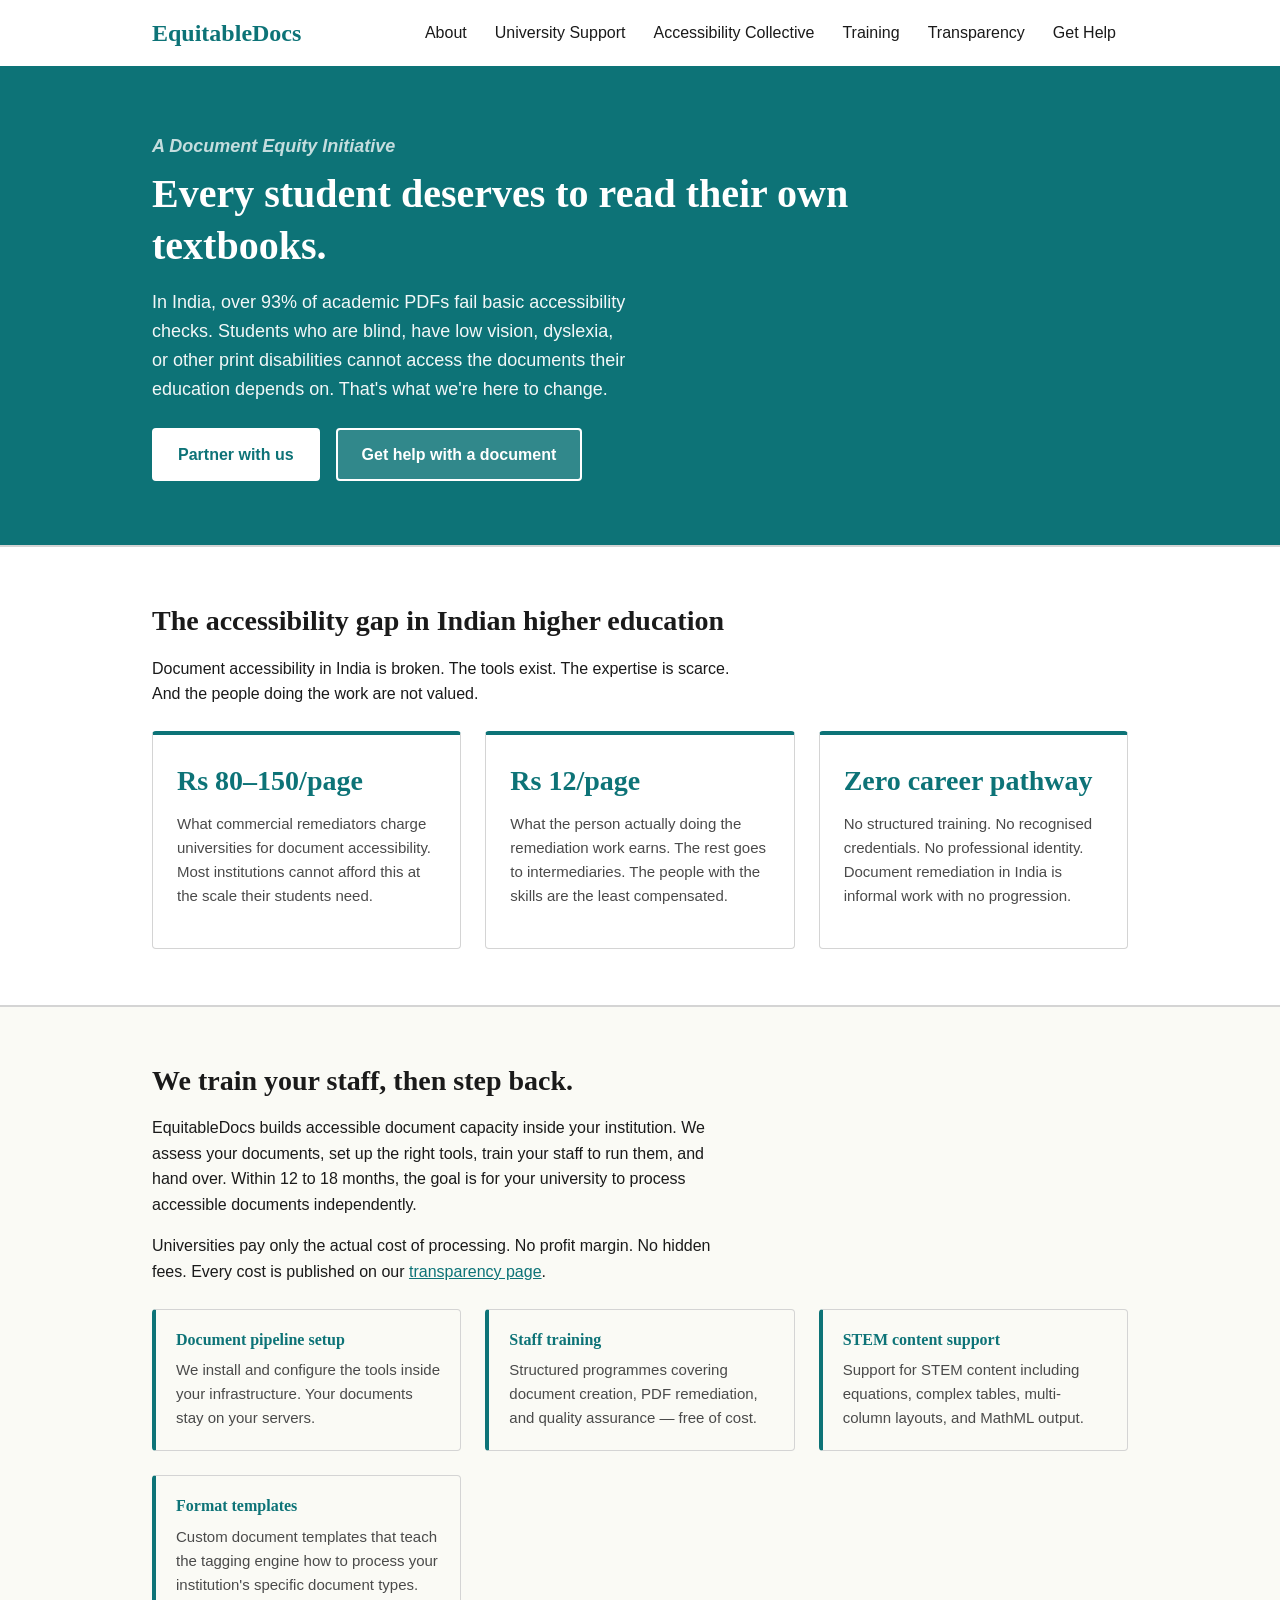
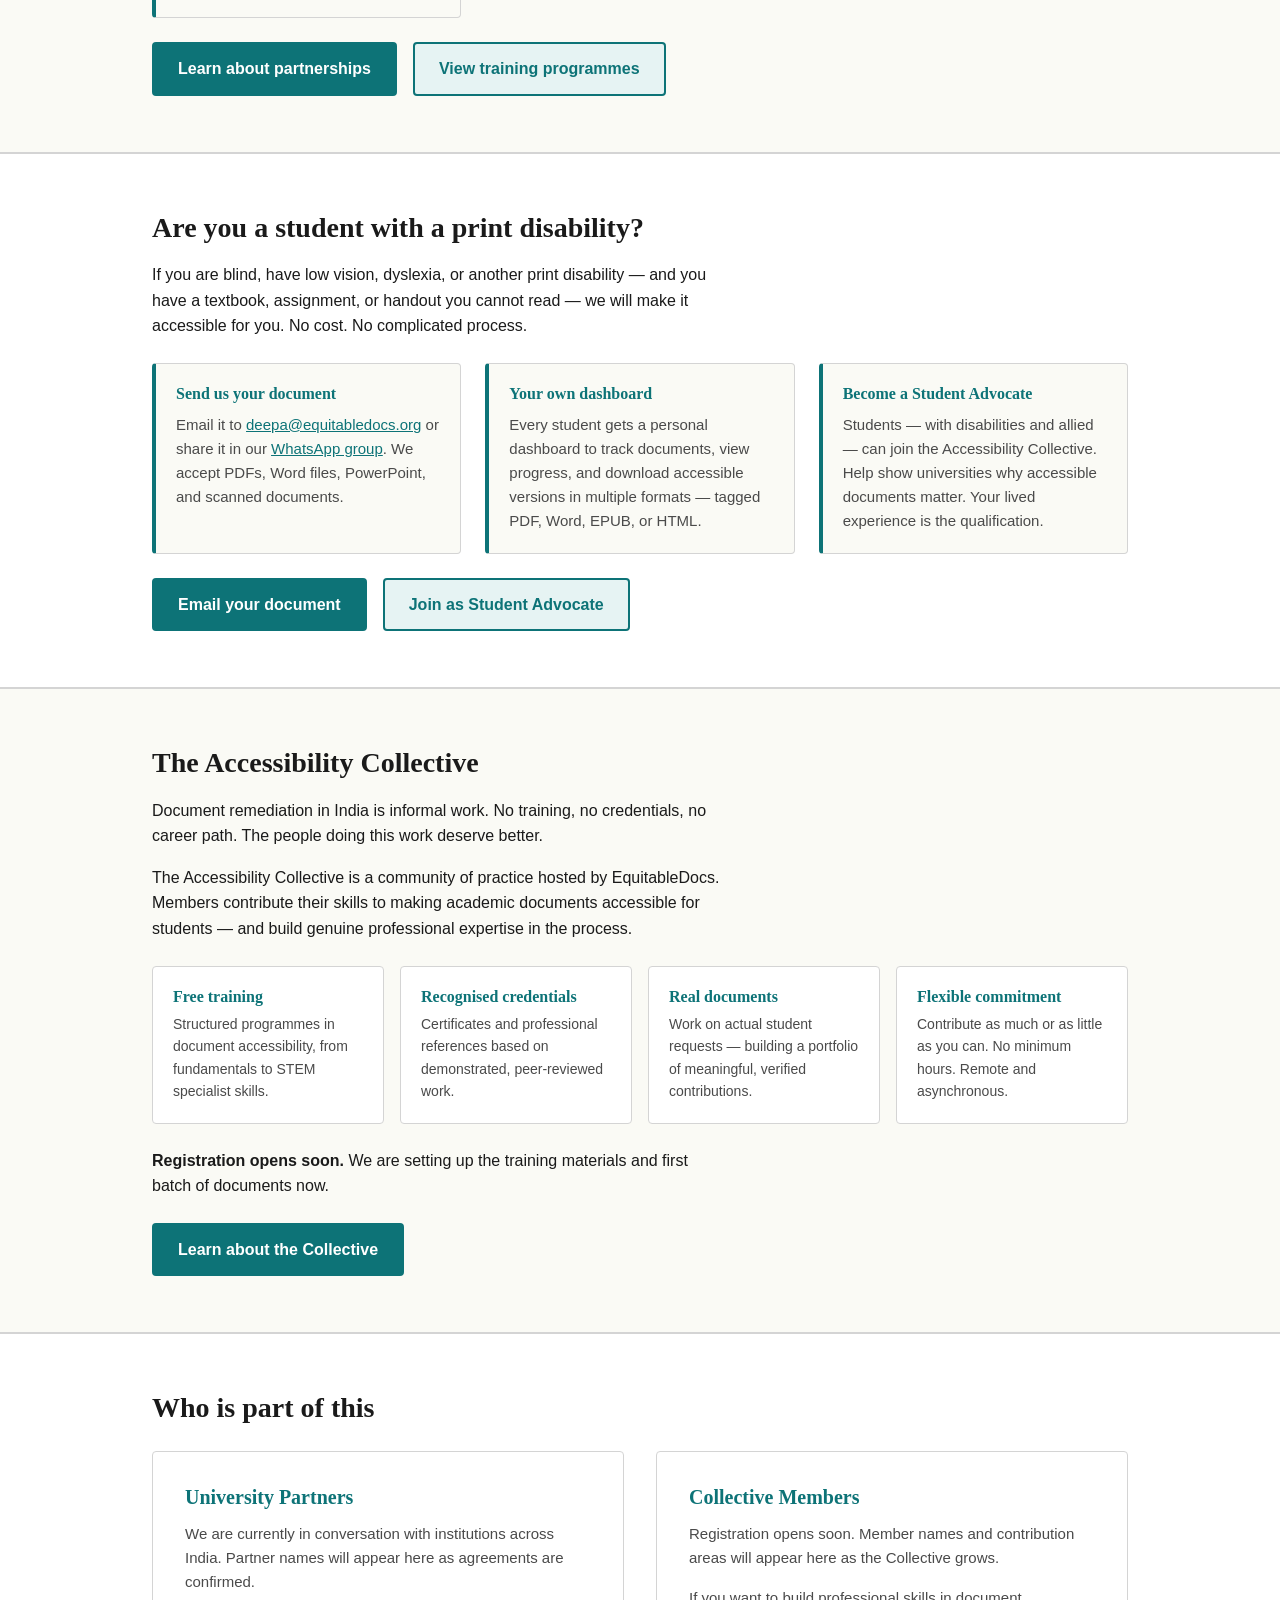
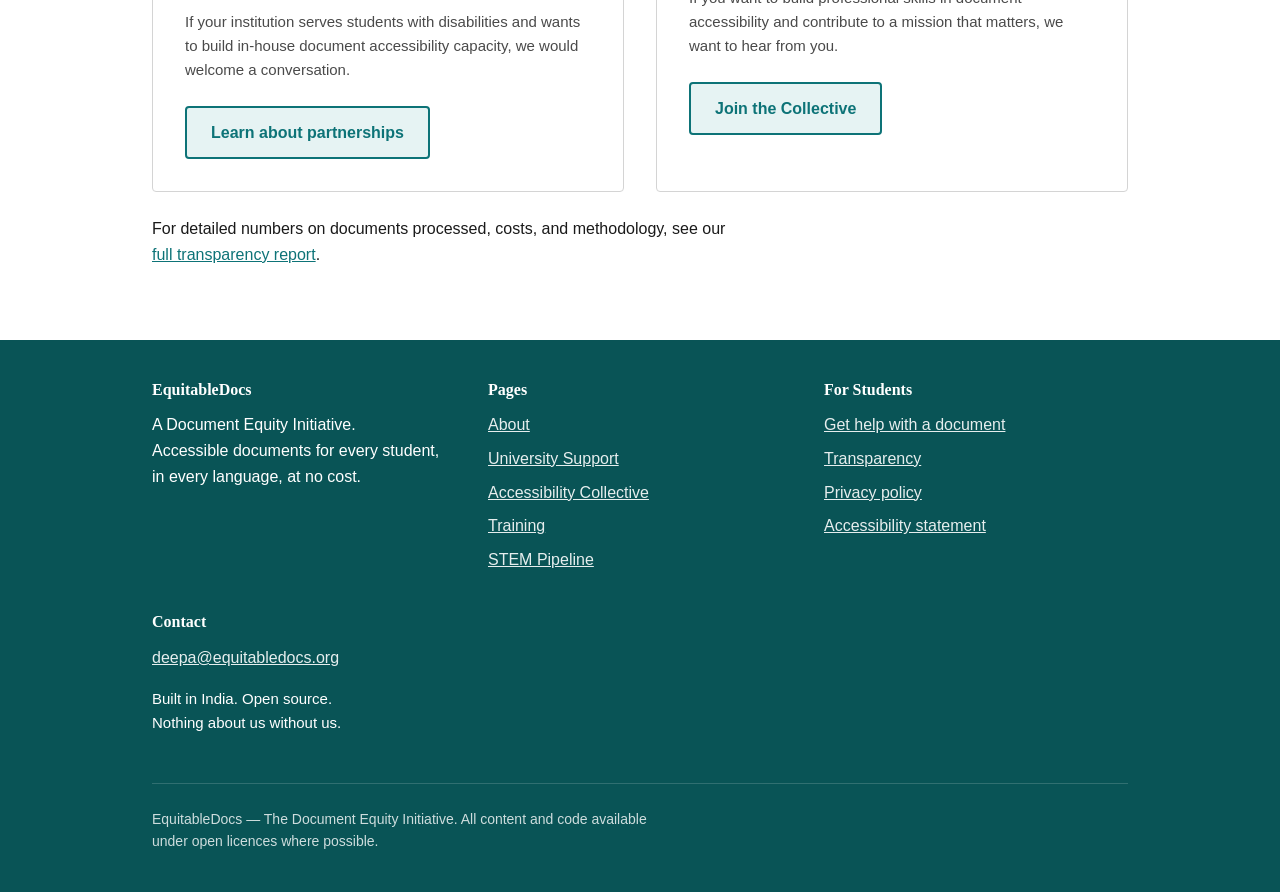
<file: index.html>
<!DOCTYPE html>
<html lang="en">
<head>
<meta charset="UTF-8">
<meta name="viewport" content="width=device-width, initial-scale=1.0">
<meta name="description" content="EquitableDocs makes academic documents accessible for students with disabilities — free for students, capacity-building for universities. A Document Equity Initiative.">
<title>EquitableDocs — Accessible Documents for Every Student</title>
<link rel="stylesheet" href="style.css">
<style>
/* Homepage-specific styles */
.home-hero {
  padding: 4rem 0;
}
.home-hero .eyebrow {
  color: rgba(255,255,255,0.8);
  font-style: italic;
  text-transform: none;
  letter-spacing: 0;
}
.home-hero h1 {
  font-size: 2.5rem;
  max-width: 36ch;
}
.home-hero p {
  max-width: 48ch;
}

.problem-cards {
  display: grid;
  grid-template-columns: repeat(auto-fit, minmax(16rem, 1fr));
  gap: 1.5rem;
  margin-top: 1.5rem;
}
.problem-card {
  background: var(--white);
  border: 1px solid var(--border);
  border-top: 4px solid var(--teal);
  padding: 1.5rem;
  border-radius: 0.25rem;
}
.problem-card .number {
  font-family: Georgia, serif;
  font-size: 1.75rem;
  font-weight: 700;
  color: var(--teal);
  display: block;
  margin-bottom: 0.5rem;
}
.problem-card p {
  font-size: 0.9375rem;
  color: var(--text-light);
}

.uni-features {
  display: grid;
  grid-template-columns: repeat(auto-fit, minmax(18rem, 1fr));
  gap: 1.5rem;
  margin-top: 1.5rem;
}
.uni-feature {
  background: var(--cream);
  border: 1px solid var(--border);
  border-left: 4px solid var(--teal);
  padding: 1.25rem;
  border-radius: 0.25rem;
}
.uni-feature h3 { color: var(--teal); font-size: 1rem; margin-bottom: 0.5rem; }
.uni-feature p { font-size: 0.9375rem; color: var(--text-light); margin-bottom: 0; }

.collective-grid {
  display: grid;
  grid-template-columns: repeat(auto-fit, minmax(14rem, 1fr));
  gap: 1rem;
  margin-top: 1.5rem;
}
.collective-card {
  background: var(--white);
  border: 1px solid var(--border);
  padding: 1.25rem;
  border-radius: 0.25rem;
}
.collective-card h3 { font-size: 1rem; color: var(--teal); margin-bottom: 0.35rem; }
.collective-card p { font-size: 0.875rem; color: var(--text-light); margin-bottom: 0; }

.community-grid {
  display: grid;
  grid-template-columns: 1fr 1fr;
  gap: 2rem;
  margin-top: 1.5rem;
}
.community-box {
  background: var(--white);
  border: 1px solid var(--border);
  padding: 2rem;
  border-radius: 0.25rem;
}
.community-box h3 { color: var(--teal); margin-bottom: 0.75rem; }
.community-box p { font-size: 0.9375rem; color: var(--text-light); }

@media (max-width: 48rem) {
  .home-hero h1 { font-size: 1.75rem; }
  .community-grid { grid-template-columns: 1fr; }
}
</style>
</head>
<body>

<a href="#main" class="skip-link">Skip to main content</a>

<header>
  <div class="container header-inner">
    <a href="/" class="site-name" aria-label="EquitableDocs home">EquitableDocs</a>
    <button class="menu-toggle" aria-expanded="false" aria-controls="main-nav" aria-label="Open menu">
      <svg class="icon-open" aria-hidden="true" width="24" height="24" viewBox="0 0 24 24" fill="none" stroke="currentColor" stroke-width="2"><path d="M3 6h18M3 12h18M3 18h18"/></svg>
      <svg class="icon-close" aria-hidden="true" width="24" height="24" viewBox="0 0 24 24" fill="none" stroke="currentColor" stroke-width="2"><path d="M18 6L6 18M6 6l12 12"/></svg>
    </button>
    <nav aria-label="Main navigation">
      <ul id="main-nav">
        <li><a href="/about">About</a></li>
        <li><a href="/universities">University Support</a></li>
        <li><a href="/accessibility-collective">Accessibility Collective</a></li>
        <li><a href="/training">Training</a></li>
        <li><a href="/transparency">Transparency</a></li>
        <li><a href="/get-help">Get Help</a></li>
      </ul>
    </nav>
  </div>
</header>

<main id="main">

<!-- HERO -->
<section class="hero home-hero" aria-labelledby="hero-heading">
  <div class="container">
    <p class="eyebrow">A Document Equity Initiative</p>
    <h1 id="hero-heading">Every student deserves to read their own textbooks.</h1>
    <p>In India, over 93% of academic PDFs fail basic accessibility checks. Students who are blind, have low vision, dyslexia, or other print disabilities cannot access the documents their education depends on. That's what we're here to change.</p>
    <div class="cta-group">
      <a href="/universities" class="btn btn-primary">Partner with us</a>
      <a href="/get-help" class="btn btn-outline-w">Get help with a document</a>
    </div>
  </div>
</section>

<!-- THE PROBLEM -->
<section style="background: var(--white);" aria-labelledby="problem-heading">
  <div class="container">
    <h2 id="problem-heading">The accessibility gap in Indian higher education</h2>
    <p>Document accessibility in India is broken. The tools exist. The expertise is scarce. And the people doing the work are not valued.</p>

    <div class="problem-cards">
      <div class="problem-card">
        <span class="number">Rs 80–150/page</span>
        <p>What commercial remediators charge universities for document accessibility. Most institutions cannot afford this at the scale their students need.</p>
      </div>
      <div class="problem-card">
        <span class="number">Rs 12/page</span>
        <p>What the person actually doing the remediation work earns. The rest goes to intermediaries. The people with the skills are the least compensated.</p>
      </div>
      <div class="problem-card">
        <span class="number">Zero career pathway</span>
        <p>No structured training. No recognised credentials. No professional identity. Document remediation in India is informal work with no progression.</p>
      </div>
    </div>
  </div>
</section>

<!-- FOR UNIVERSITIES -->
<section style="background: var(--cream);" aria-labelledby="uni-heading">
  <div class="container">
    <h2 id="uni-heading">We train your staff, then step back.</h2>
    <p>EquitableDocs builds accessible document capacity inside your institution. We assess your documents, set up the right tools, train your staff to run them, and hand over. Within 12 to 18 months, the goal is for your university to process accessible documents independently.</p>
    <p>Universities pay only the actual cost of processing. No profit margin. No hidden fees. Every cost is published on our <a href="/transparency">transparency page</a>.</p>

    <div class="uni-features">
      <div class="uni-feature">
        <h3>Document pipeline setup</h3>
        <p>We install and configure the tools inside your infrastructure. Your documents stay on your servers.</p>
      </div>
      <div class="uni-feature">
        <h3>Staff training</h3>
        <p>Structured programmes covering document creation, PDF remediation, and quality assurance — free of cost.</p>
      </div>
      <div class="uni-feature">
        <h3>STEM content support</h3>
        <p>Support for STEM content including equations, complex tables, multi-column layouts, and MathML output.</p>
      </div>
      <div class="uni-feature">
        <h3>Format templates</h3>
        <p>Custom document templates that teach the tagging engine how to process your institution's specific document types.</p>
      </div>
    </div>

    <div class="cta-group">
      <a href="/universities" class="btn btn-secondary">Learn about partnerships</a>
      <a href="/training" class="btn btn-outline">View training programmes</a>
    </div>
  </div>
</section>

<!-- FOR STUDENTS -->
<section style="background: var(--white);" aria-labelledby="students-heading">
  <div class="container">
    <h2 id="students-heading">Are you a student with a print disability?</h2>
    <p>If you are blind, have low vision, dyslexia, or another print disability — and you have a textbook, assignment, or handout you cannot read — we will make it accessible for you. No cost. No complicated process.</p>

    <div class="uni-features">
      <div class="uni-feature">
        <h3>Send us your document</h3>
        <p>Email it to <a href="mailto:deepa@equitabledocs.org" style="color: var(--teal);">deepa@equitabledocs.org</a> or share it in our <a href="#" style="color: var(--teal);">WhatsApp group</a>. We accept PDFs, Word files, PowerPoint, and scanned documents.</p>
        <!-- Replace # with WhatsApp group invite link when created -->
      </div>
      <div class="uni-feature">
        <h3>Your own dashboard</h3>
        <p>Every student gets a personal dashboard to track documents, view progress, and download accessible versions in multiple formats — tagged PDF, Word, EPUB, or HTML.</p>
      </div>
      <div class="uni-feature">
        <h3>Become a Student Advocate</h3>
        <p>Students — with disabilities and allied — can join the Accessibility Collective. Help show universities why accessible documents matter. Your lived experience is the qualification.</p>
      </div>
    </div>

    <div class="cta-group">
      <a href="mailto:deepa@equitabledocs.org" class="btn btn-secondary">Email your document</a>
      <a href="/accessibility-collective" class="btn btn-outline">Join as Student Advocate</a>
    </div>
  </div>
</section>

<!-- THE ACCESSIBILITY COLLECTIVE -->
<section style="background: var(--cream);" aria-labelledby="collective-heading">
  <div class="container">
    <h2 id="collective-heading">The Accessibility Collective</h2>
    <p>Document remediation in India is informal work. No training, no credentials, no career path. The people doing this work deserve better.</p>
    <p>The Accessibility Collective is a community of practice hosted by EquitableDocs. Members contribute their skills to making academic documents accessible for students — and build genuine professional expertise in the process.</p>

    <div class="collective-grid">
      <div class="collective-card">
        <h3>Free training</h3>
        <p>Structured programmes in document accessibility, from fundamentals to STEM specialist skills.</p>
      </div>
      <div class="collective-card">
        <h3>Recognised credentials</h3>
        <p>Certificates and professional references based on demonstrated, peer-reviewed work.</p>
      </div>
      <div class="collective-card">
        <h3>Real documents</h3>
        <p>Work on actual student requests — building a portfolio of meaningful, verified contributions.</p>
      </div>
      <div class="collective-card">
        <h3>Flexible commitment</h3>
        <p>Contribute as much or as little as you can. No minimum hours. Remote and asynchronous.</p>
      </div>
    </div>

    <p style="margin-top: 1.5rem;"><strong>Registration opens soon.</strong> We are setting up the training materials and first batch of documents now.</p>

    <div class="cta-group">
      <a href="/accessibility-collective" class="btn btn-secondary">Learn about the Collective</a>
    </div>
  </div>
</section>

<!-- UNIVERSITY PARTNERS + COLLECTIVE MEMBERS -->
<section style="background: var(--white);" aria-labelledby="community-heading">
  <div class="container">
    <h2 id="community-heading">Who is part of this</h2>

    <div class="community-grid">
      <div class="community-box">
        <h3>University Partners</h3>
        <p>We are currently in conversation with institutions across India. Partner names will appear here as agreements are confirmed.</p>
        <p>If your institution serves students with disabilities and wants to build in-house document accessibility capacity, we would welcome a conversation.</p>
        <div class="cta-group">
          <a href="/universities" class="btn btn-outline">Learn about partnerships</a>
        </div>
      </div>
      <div class="community-box">
        <h3>Collective Members</h3>
        <p>Registration opens soon. Member names and contribution areas will appear here as the Collective grows.</p>
        <p>If you want to build professional skills in document accessibility and contribute to a mission that matters, we want to hear from you.</p>
        <div class="cta-group">
          <a href="/accessibility-collective" class="btn btn-outline">Join the Collective</a>
        </div>
      </div>
    </div>

    <p style="margin-top: 1.5rem;">For detailed numbers on documents processed, costs, and methodology, see our <a href="/transparency">full transparency report</a>.</p>
  </div>
</section>

</main>

<footer>
  <div class="container">
    <div class="footer-grid">
      <div>
        <h3>EquitableDocs</h3>
        <p>A Document Equity Initiative.<br>Accessible documents for every student, in every language, at no cost.</p>
      </div>
      <div>
        <h3>Pages</h3>
        <ul>
          <li><a href="/about">About</a></li>
          <li><a href="/universities">University Support</a></li>
          <li><a href="/accessibility-collective">Accessibility Collective</a></li>
          <li><a href="/training">Training</a></li>
          <li><a href="/stem">STEM Pipeline</a></li>
        </ul>
      </div>
      <div>
        <h3>For Students</h3>
        <ul>
          <li><a href="/get-help">Get help with a document</a></li>
          <li><a href="/transparency">Transparency</a></li>
          <li><a href="/privacy">Privacy policy</a></li>
          <li><a href="/accessibility">Accessibility statement</a></li>
        </ul>
      </div>
      <div>
        <h3>Contact</h3>
        <p><a href="mailto:deepa@equitabledocs.org">deepa@equitabledocs.org</a></p>
        <p style="margin-top: 0.5rem; font-size: 0.9375rem;">
          Built in India. Open source.<br>
          Nothing about us without us.
        </p>
      </div>
    </div>
    <div class="footer-bottom">
      <p>EquitableDocs — The Document Equity Initiative. All content and code available under open licences where possible.</p>
    </div>
  </div>
</footer>

<script>
(function() {
  var toggle = document.querySelector('.menu-toggle');
  var menu = document.getElementById('main-nav');
  if (!toggle || !menu) return;
  toggle.addEventListener('click', function() {
    var open = menu.classList.toggle('is-open');
    toggle.setAttribute('aria-expanded', open);
  });
})();
</script>

</body>
</html>
</file>
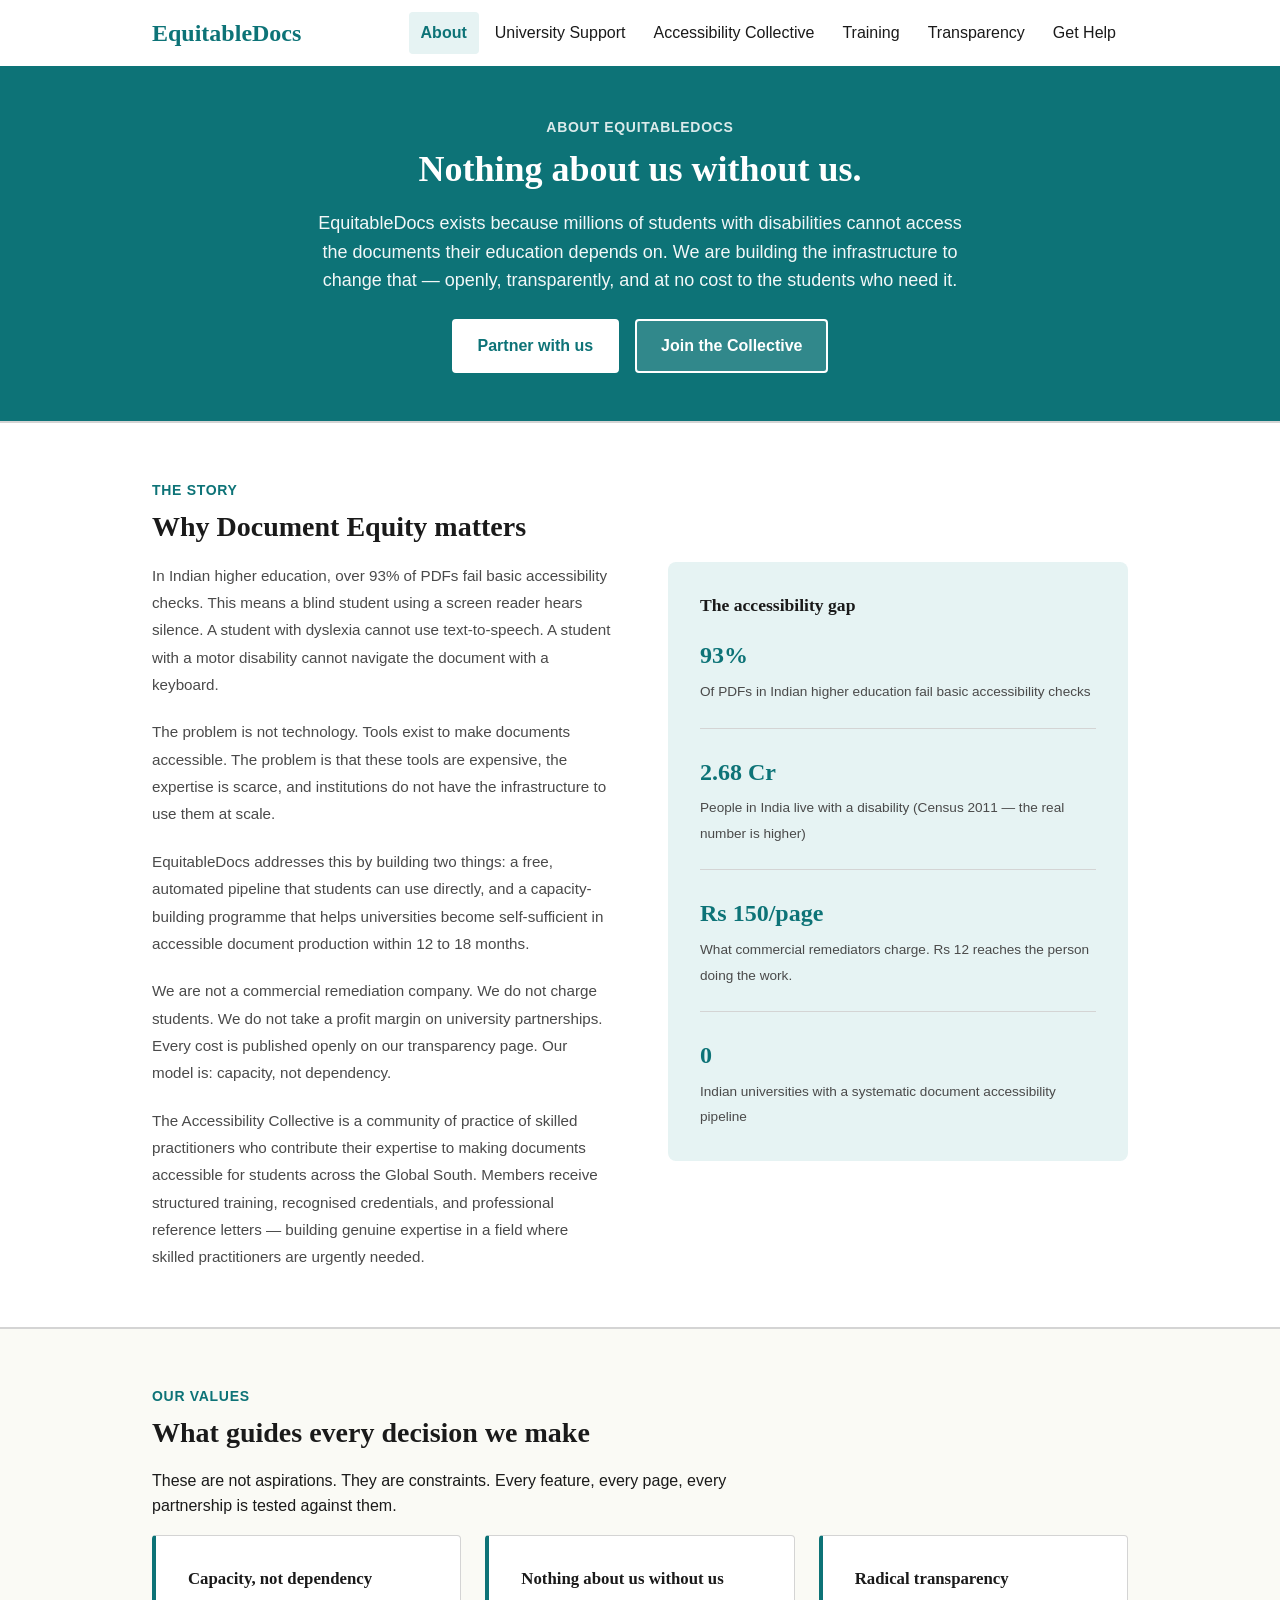
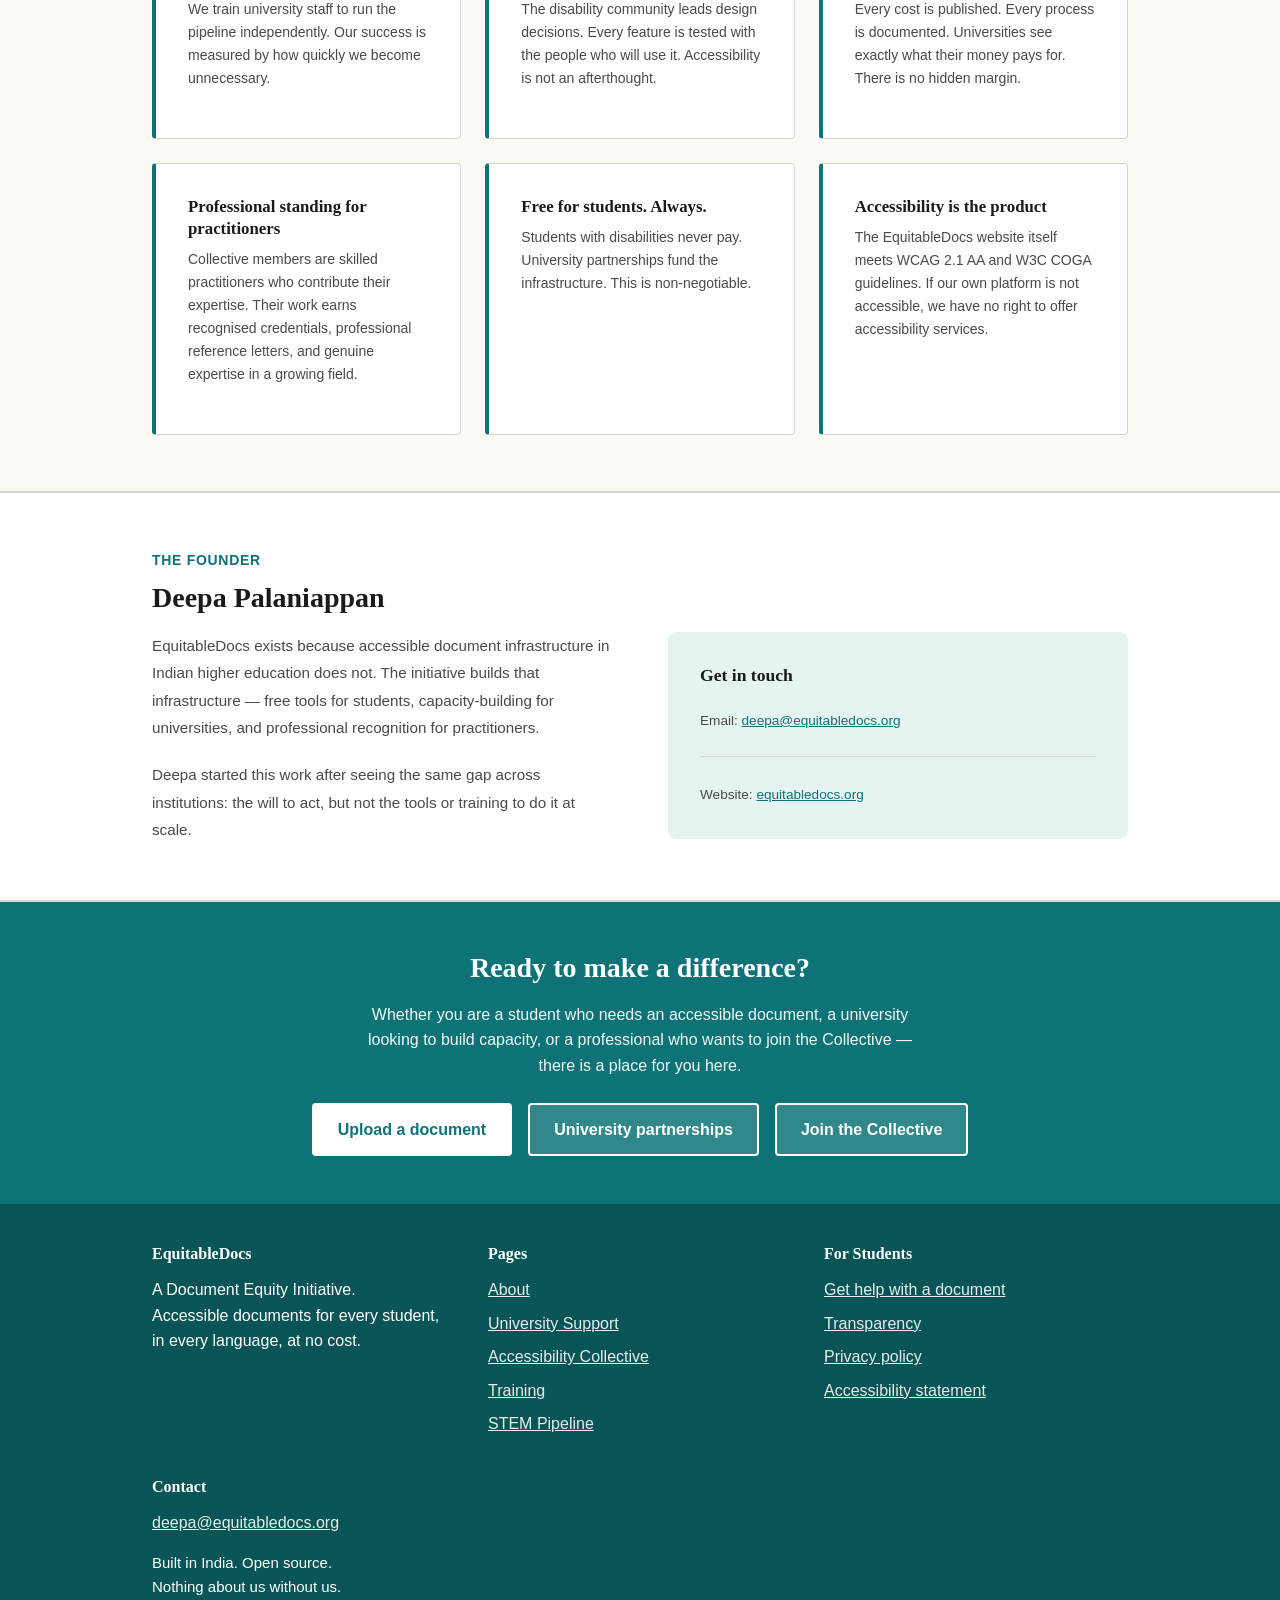
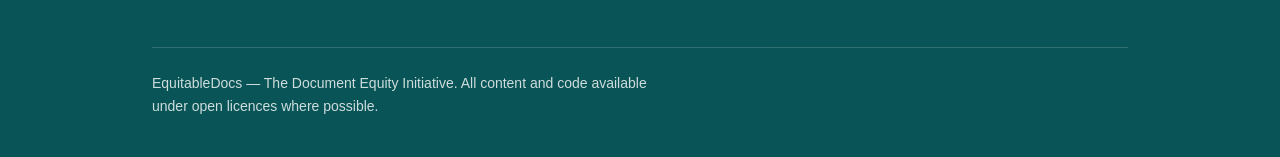
<file: about.html>
<!DOCTYPE html>
<html lang="en">
<head>
<meta charset="UTF-8">
<meta name="viewport" content="width=device-width, initial-scale=1.0">
<meta name="description" content="EquitableDocs is a Document Equity initiative making academic documents accessible for students with disabilities across India and beyond. Learn about our mission and the accessibility gap in higher education.">
<title>About — EquitableDocs</title>
<link rel="stylesheet" href="style.css">
<style>
/* ── About page-specific styles ── */
.about-hero .container { max-width: 720px; text-align: center; }
.about-hero .cta-group { justify-content: center; }
.about-hero p { margin-left: auto; margin-right: auto; }
</style>
</head>
<body>

<a href="#main" class="skip-link">Skip to main content</a>

<header>
  <div class="container header-inner">
    <a href="/" class="site-name" aria-label="EquitableDocs home">EquitableDocs</a>
    <button class="menu-toggle" aria-expanded="false" aria-controls="main-nav" aria-label="Open menu">
      <svg class="icon-open" aria-hidden="true" width="24" height="24" viewBox="0 0 24 24" fill="none" stroke="currentColor" stroke-width="2"><path d="M3 6h18M3 12h18M3 18h18"/></svg>
      <svg class="icon-close" aria-hidden="true" width="24" height="24" viewBox="0 0 24 24" fill="none" stroke="currentColor" stroke-width="2"><path d="M18 6L6 18M6 6l12 12"/></svg>
    </button>
    <nav aria-label="Main navigation">
      <ul id="main-nav">
        <li><a href="/about" aria-current="page">About</a></li>
        <li><a href="/universities">University Support</a></li>
        <li><a href="/accessibility-collective">Accessibility Collective</a></li>
        <li><a href="/training">Training</a></li>
        <li><a href="/transparency">Transparency</a></li>
        <li><a href="/get-help">Get Help</a></li>
      </ul>
    </nav>
  </div>
</header>

<main id="main">

<!-- ══ HERO ══ -->
<section class="hero about-hero" aria-labelledby="hero-h">
  <div class="container">
    <span class="eyebrow" style="color: rgba(255,255,255,0.85);">About EquitableDocs</span>
    <h1 id="hero-h">Nothing about us without us.</h1>
    <p>EquitableDocs exists because millions of students with disabilities cannot access the documents their education depends on. We are building the infrastructure to change that — openly, transparently, and at no cost to the students who need it.</p>
    <div class="cta-group">
      <a href="/universities" class="btn btn-primary">Partner with us</a>
      <a href="/accessibility-collective" class="btn btn-outline-w">Join the Collective</a>
    </div>
  </div>
</section>

<!-- ══ THE STORY ══ -->
<section style="background: var(--white);" aria-labelledby="story-h">
  <div class="container">
    <span class="eyebrow" aria-hidden="true">The story</span>
    <h2 id="story-h">Why Document Equity matters</h2>

    <div class="story-layout">
      <div class="story-text">
        <p>In Indian higher education, over 93% of PDFs fail basic accessibility checks. This means a blind student using a screen reader hears silence. A student with dyslexia cannot use text-to-speech. A student with a motor disability cannot navigate the document with a keyboard.</p>
        <p>The problem is not technology. Tools exist to make documents accessible. The problem is that these tools are expensive, the expertise is scarce, and institutions do not have the infrastructure to use them at scale.</p>
        <p>EquitableDocs addresses this by building two things: a free, automated pipeline that students can use directly, and a capacity-building programme that helps universities become self-sufficient in accessible document production within 12 to 18 months.</p>
        <p>We are not a commercial remediation company. We do not charge students. We do not take a profit margin on university partnerships. Every cost is published openly on our transparency page. Our model is: capacity, not dependency.</p>
        <p>The Accessibility Collective is a community of practice of skilled practitioners who contribute their expertise to making documents accessible for students across the Global South. Members receive structured training, recognised credentials, and professional reference letters — building genuine expertise in a field where skilled practitioners are urgently needed.</p>
      </div>
      <aside class="story-sidebar" aria-label="The accessibility gap in numbers">
        <h3>The accessibility gap</h3>
        <div class="story-stat">
          <span class="story-stat-num">93%</span>
          <span class="story-stat-label">Of PDFs in Indian higher education fail basic accessibility checks</span>
        </div>
        <div class="story-stat">
          <span class="story-stat-num">2.68 Cr</span>
          <span class="story-stat-label">People in India live with a disability (Census 2011 — the real number is higher)</span>
        </div>
        <div class="story-stat">
          <span class="story-stat-num">Rs 150/page</span>
          <span class="story-stat-label">What commercial remediators charge. Rs 12 reaches the person doing the work.</span>
        </div>
        <div class="story-stat">
          <span class="story-stat-num">0</span>
          <span class="story-stat-label">Indian universities with a systematic document accessibility pipeline</span>
        </div>
      </aside>
    </div>
  </div>
</section>

<!-- ══ OUR VALUES ══ -->
<section style="background: var(--cream);" aria-labelledby="values-h">
  <div class="container">
    <span class="eyebrow" aria-hidden="true">Our values</span>
    <h2 id="values-h">What guides every decision we make</h2>
    <p>These are not aspirations. They are constraints. Every feature, every page, every partnership is tested against them.</p>

    <div class="values-grid" role="list">
      <article class="value-card" role="listitem">
        <h3>Capacity, not dependency</h3>
        <p>We train university staff to run the pipeline independently. Our success is measured by how quickly we become unnecessary.</p>
      </article>
      <article class="value-card" role="listitem">
        <h3>Nothing about us without us</h3>
        <p>The disability community leads design decisions. Every feature is tested with the people who will use it. Accessibility is not an afterthought.</p>
      </article>
      <article class="value-card" role="listitem">
        <h3>Radical transparency</h3>
        <p>Every cost is published. Every process is documented. Universities see exactly what their money pays for. There is no hidden margin.</p>
      </article>
      <article class="value-card" role="listitem">
        <h3>Professional standing for practitioners</h3>
        <p>Collective members are skilled practitioners who contribute their expertise. Their work earns recognised credentials, professional reference letters, and genuine expertise in a growing field.</p>
      </article>
      <article class="value-card" role="listitem">
        <h3>Free for students. Always.</h3>
        <p>Students with disabilities never pay. University partnerships fund the infrastructure. This is non-negotiable.</p>
      </article>
      <article class="value-card" role="listitem">
        <h3>Accessibility is the product</h3>
        <p>The EquitableDocs website itself meets WCAG 2.1 AA and W3C COGA guidelines. If our own platform is not accessible, we have no right to offer accessibility services.</p>
      </article>
    </div>
  </div>
</section>

<!-- ══ ABOUT DEEPA ══ -->
<section style="background: var(--white);" aria-labelledby="founder-h">
  <div class="container">
    <span class="eyebrow" aria-hidden="true">The founder</span>
    <h2 id="founder-h">Deepa Palaniappan</h2>
    <div class="story-layout">
      <div class="story-text">
        <p>EquitableDocs exists because accessible document infrastructure in Indian higher education does not. The initiative builds that infrastructure — free tools for students, capacity-building for universities, and professional recognition for practitioners.</p>
        <p>Deepa started this work after seeing the same gap across institutions: the will to act, but not the tools or training to do it at scale.</p>
      </div>
      <div>
        <!-- Contact info -->
        <div class="story-sidebar">
          <h3>Get in touch</h3>
          <div class="story-stat">
            <span class="story-stat-label">Email: <a href="mailto:deepa@equitabledocs.org" style="color:var(--teal);">deepa@equitabledocs.org</a></span>
          </div>
          <div class="story-stat">
            <span class="story-stat-label">Website: <a href="https://equitabledocs.org" style="color:var(--teal);">equitabledocs.org</a></span>
          </div>
        </div>
      </div>
    </div>
  </div>
</section>

<!-- ══ CTA BANNER ══ -->
<section class="cta-section" aria-labelledby="cta-h">
  <div class="container">
    <h2 id="cta-h">Ready to make a difference?</h2>
    <p>Whether you are a student who needs an accessible document, a university looking to build capacity, or a professional who wants to join the Collective — there is a place for you here.</p>
    <div class="cta-group" style="justify-content: center;">
      <a href="/get-help" class="btn btn-primary">Upload a document</a>
      <a href="/universities" class="btn btn-outline-w">University partnerships</a>
      <a href="/accessibility-collective" class="btn btn-outline-w">Join the Collective</a>
    </div>
  </div>
</section>

</main>

<footer>
  <div class="container">
    <div class="footer-grid">
      <div>
        <h3>EquitableDocs</h3>
        <p>A Document Equity Initiative.<br>Accessible documents for every student, in every language, at no cost.</p>
      </div>
      <div>
        <h3>Pages</h3>
        <ul>
          <li><a href="/about">About</a></li>
          <li><a href="/universities">University Support</a></li>
          <li><a href="/accessibility-collective">Accessibility Collective</a></li>
          <li><a href="/training">Training</a></li>
          <li><a href="/stem">STEM Pipeline</a></li>
        </ul>
      </div>
      <div>
        <h3>For Students</h3>
        <ul>
          <li><a href="/get-help">Get help with a document</a></li>
          <li><a href="/transparency">Transparency</a></li>
          <li><a href="/privacy">Privacy policy</a></li>
          <li><a href="/accessibility">Accessibility statement</a></li>
        </ul>
      </div>
      <div>
        <h3>Contact</h3>
        <p><a href="mailto:deepa@equitabledocs.org">deepa@equitabledocs.org</a></p>
        <p style="margin-top: 0.5rem; font-size: 0.9375rem;">
          Built in India. Open source.<br>
          Nothing about us without us.
        </p>
      </div>
    </div>
    <div class="footer-bottom">
      <p>EquitableDocs — The Document Equity Initiative. All content and code available under open licences where possible.</p>
    </div>
  </div>
</footer>

<script>
(function() {
  var toggle = document.querySelector('.menu-toggle');
  var menu = document.getElementById('main-nav');
  if (!toggle || !menu) return;
  toggle.addEventListener('click', function() {
    var open = menu.classList.toggle('is-open');
    toggle.setAttribute('aria-expanded', open);
  });
})();
</script>
</body>
</html>
</file>
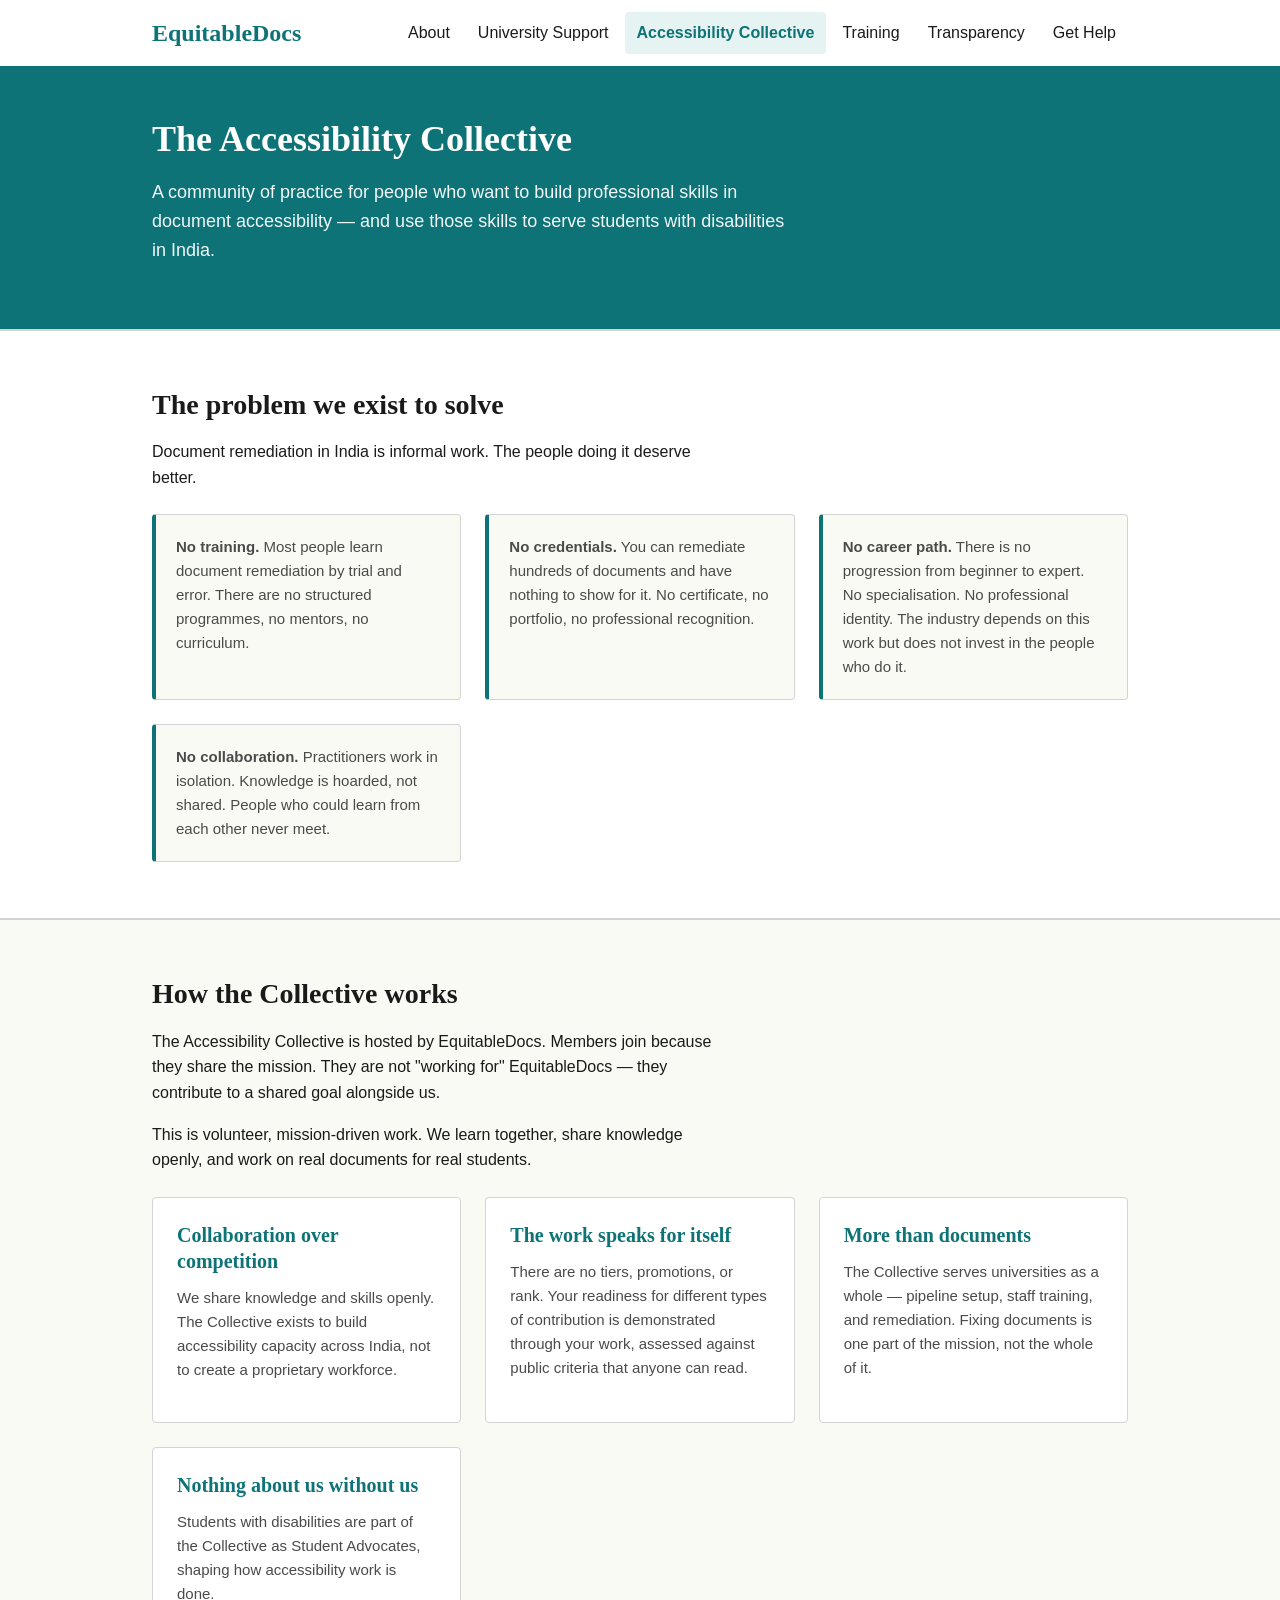
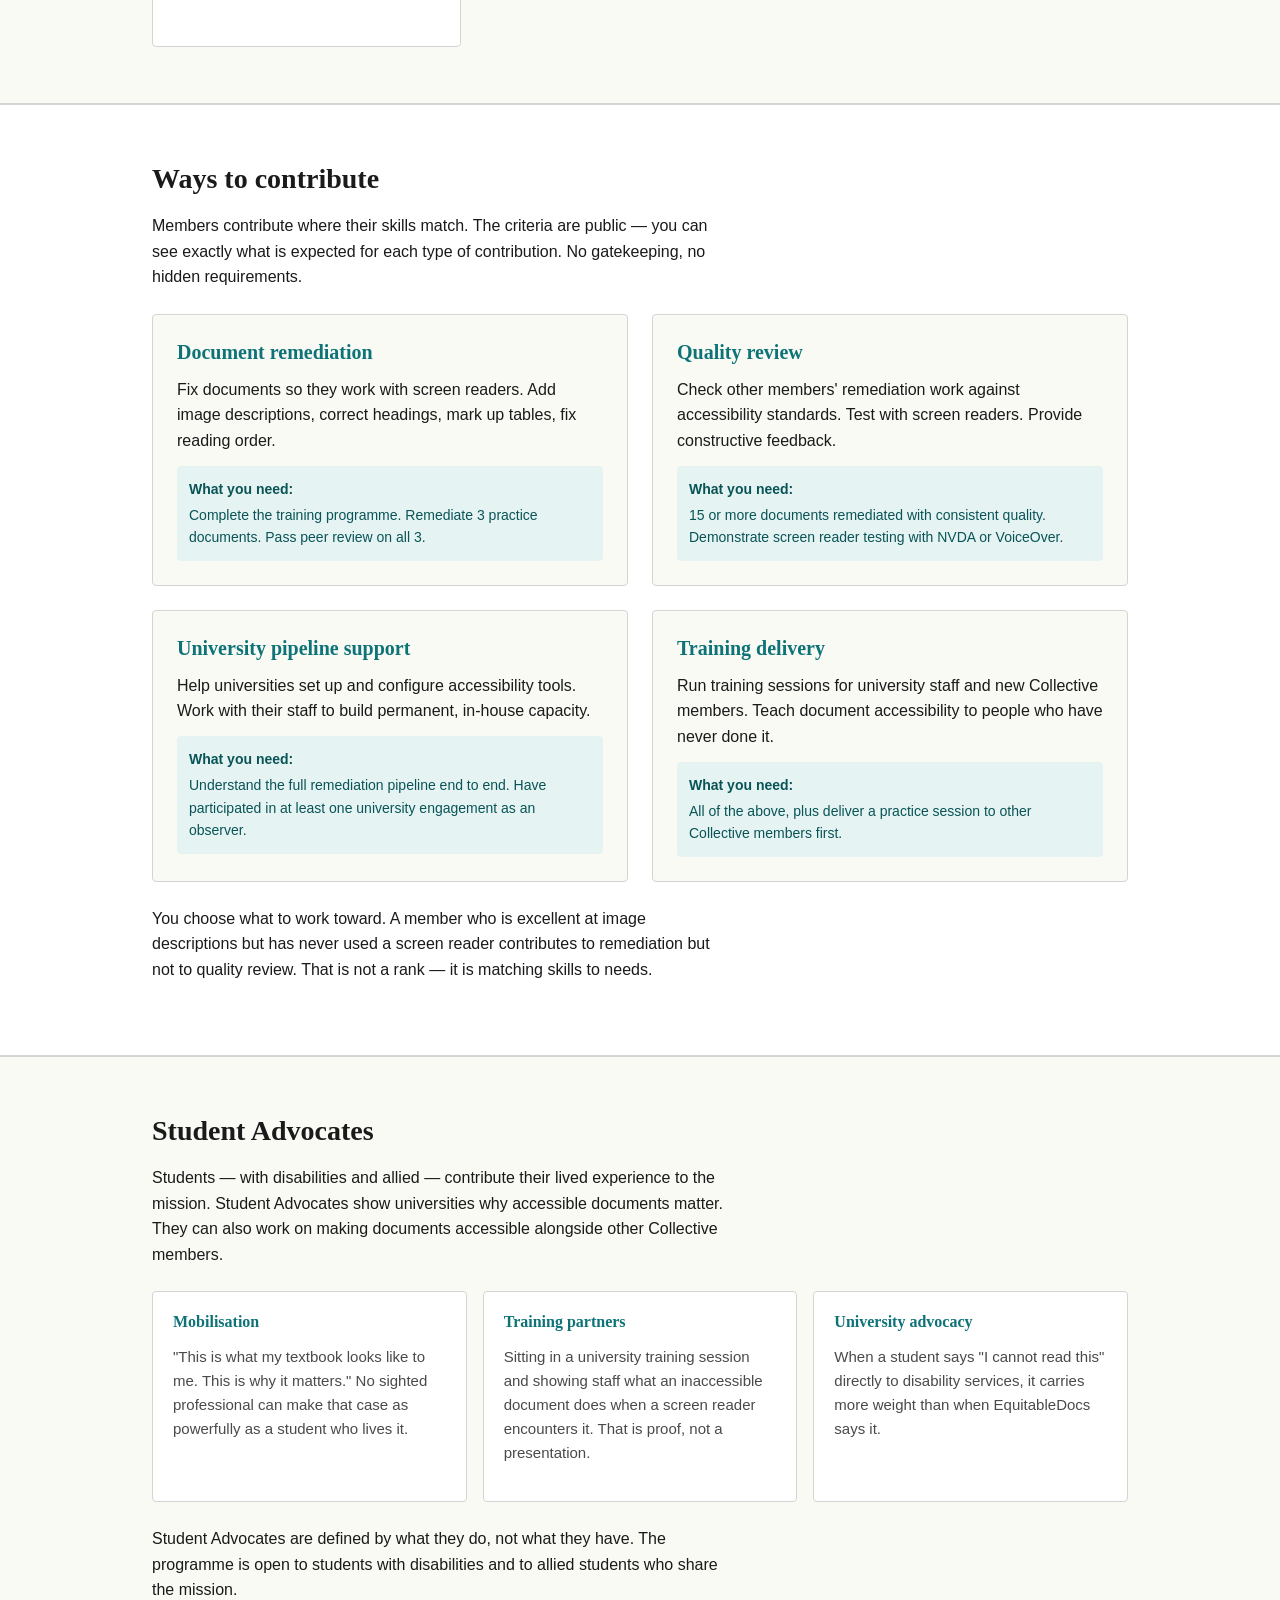
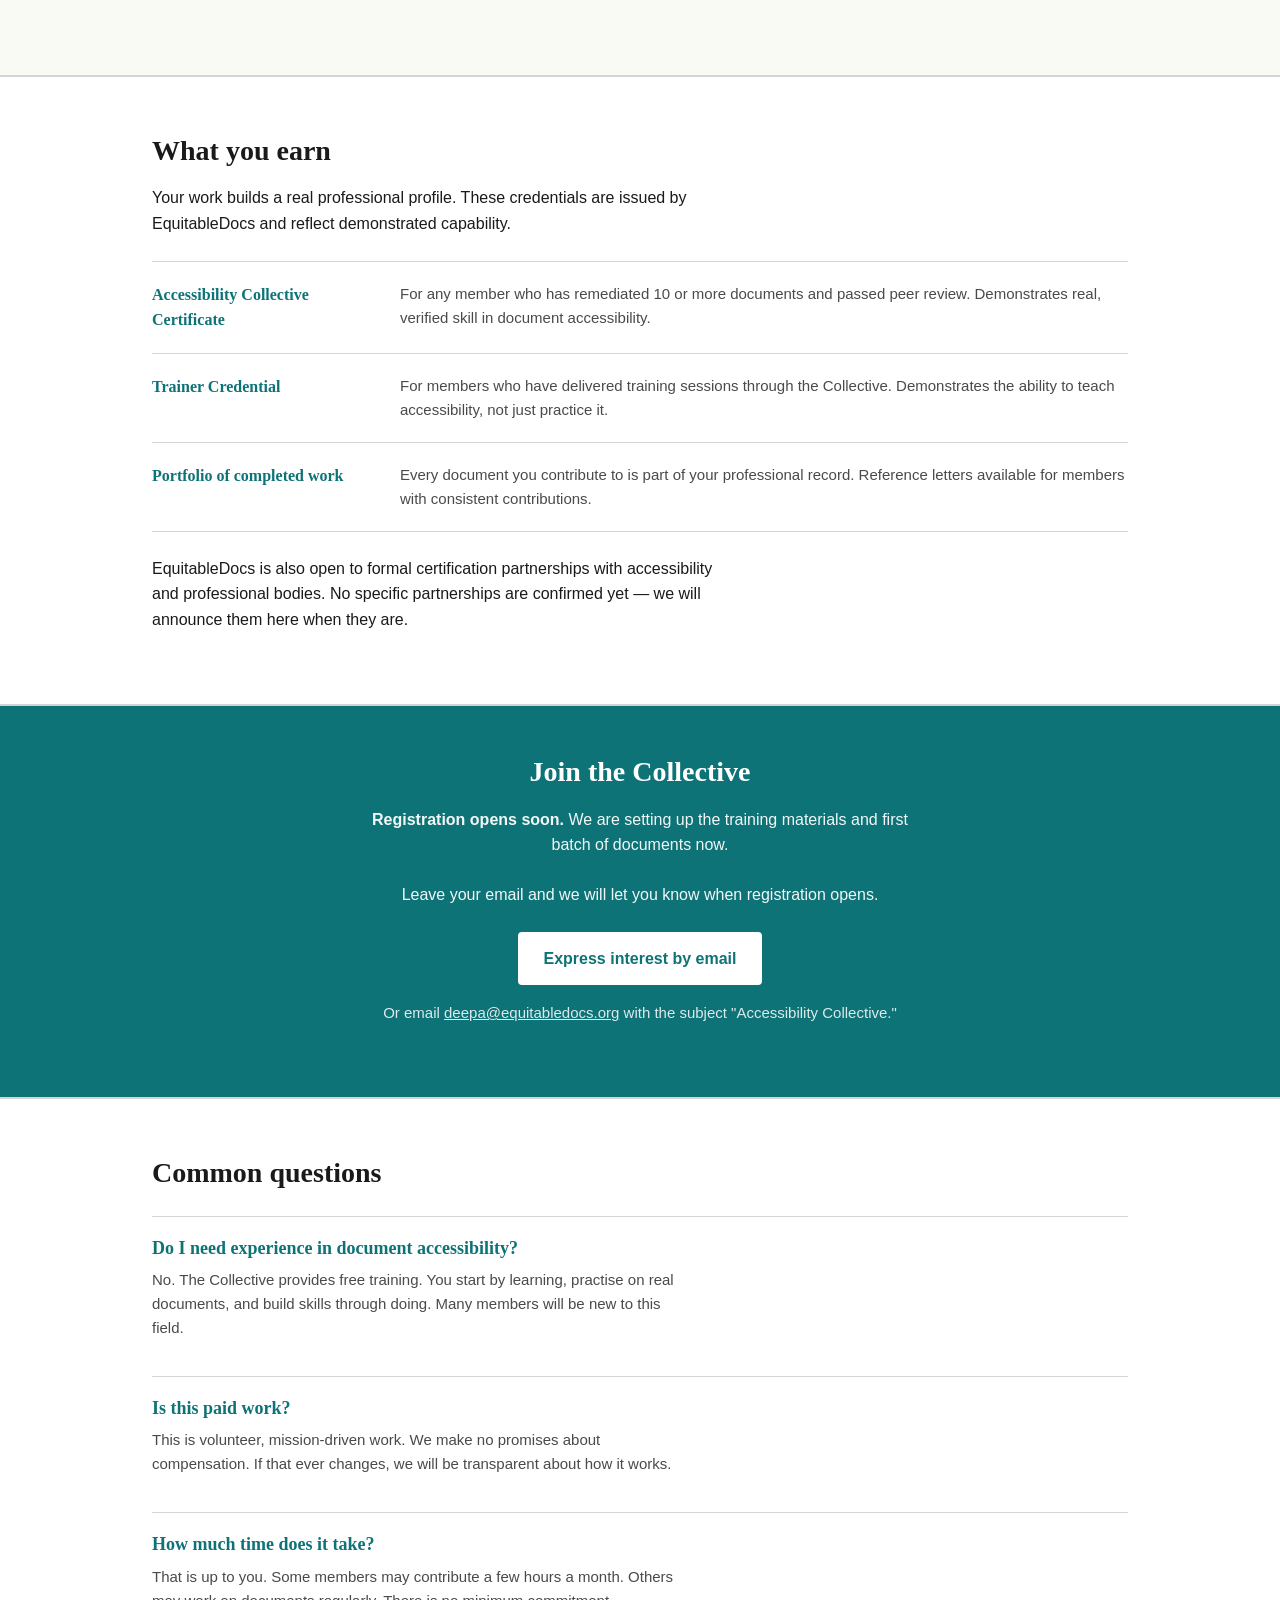
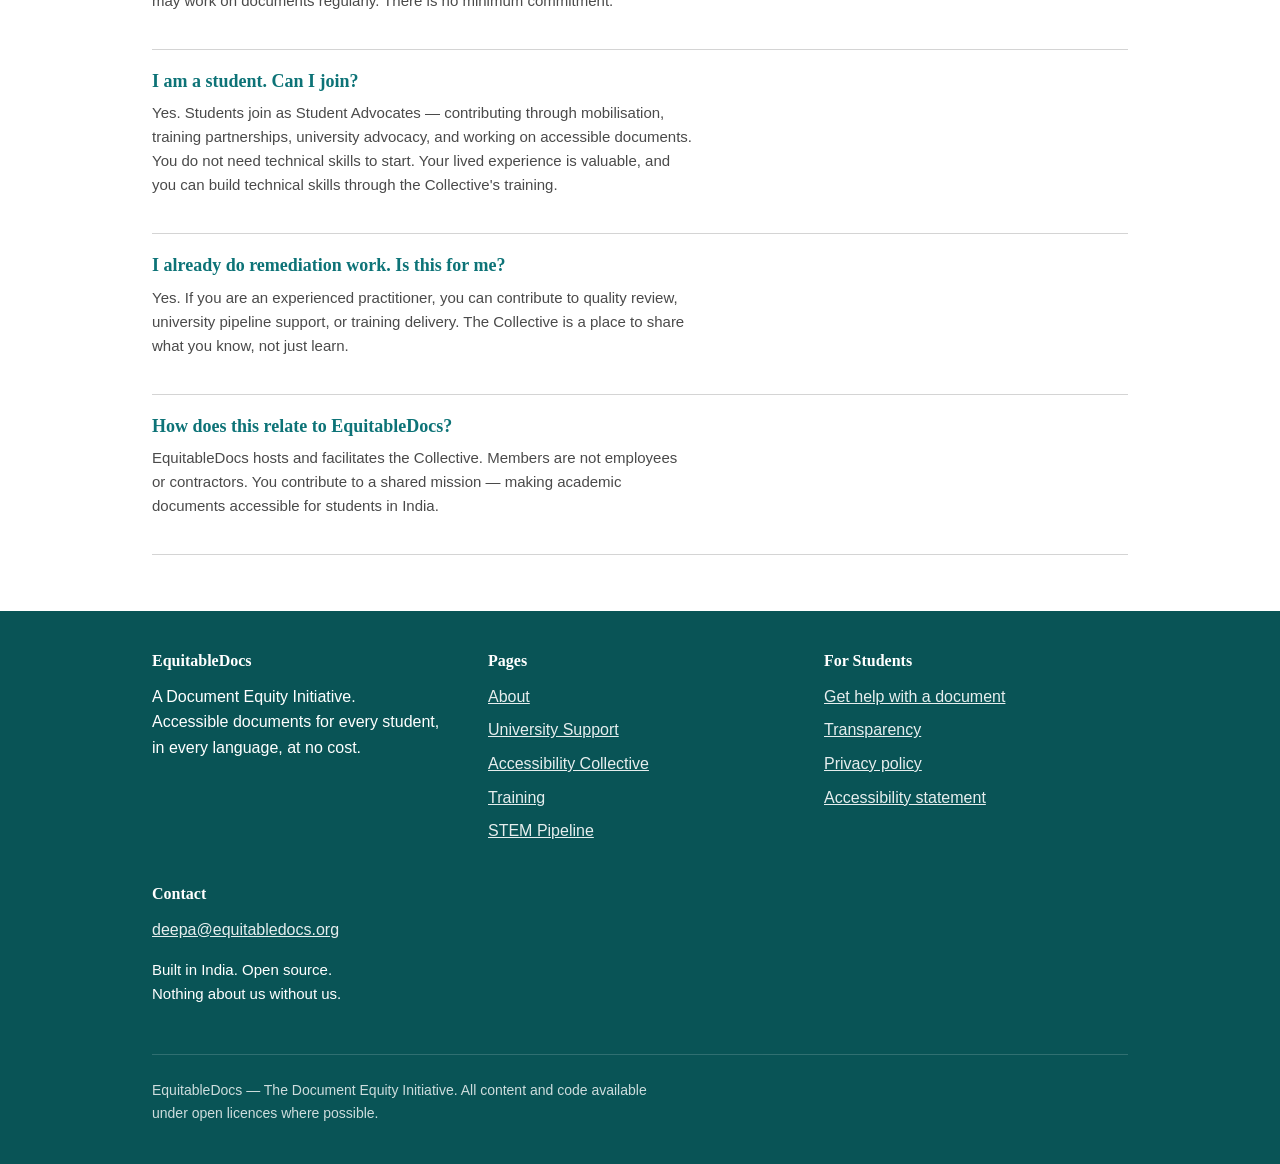
<file: accessibility-collective.html>
<!DOCTYPE html>
<html lang="en">
<head>
  <meta charset="UTF-8">
  <meta name="viewport" content="width=device-width, initial-scale=1.0">
  <meta name="description" content="The Accessibility Collective — a community of practice for people who want to build professional skills in document accessibility and serve students with disabilities in India.">
  <title>The Accessibility Collective — EquitableDocs</title>
  <link rel="stylesheet" href="style.css">
  <style>
    /* Page-specific: problem points reuse accent-card pattern */
    .problem-points {
      display: grid;
      grid-template-columns: repeat(auto-fit, minmax(16rem, 1fr));
      gap: 1.5rem;
      margin-top: 1.5rem;
    }
  </style>
</head>
<body>

<a href="#main" class="skip-link">Skip to main content</a>

<header>
  <div class="container header-inner">
    <a href="/" class="site-name" aria-label="EquitableDocs home">EquitableDocs</a>
    <button class="menu-toggle" aria-expanded="false" aria-controls="main-nav" aria-label="Open menu">
      <svg class="icon-open" aria-hidden="true" width="24" height="24" viewBox="0 0 24 24" fill="none" stroke="currentColor" stroke-width="2"><path d="M3 6h18M3 12h18M3 18h18"/></svg>
      <svg class="icon-close" aria-hidden="true" width="24" height="24" viewBox="0 0 24 24" fill="none" stroke="currentColor" stroke-width="2"><path d="M18 6L6 18M6 6l12 12"/></svg>
    </button>
    <nav aria-label="Main navigation">
      <ul id="main-nav">
        <li><a href="/about">About</a></li>
        <li><a href="/universities">University Support</a></li>
        <li><a href="/accessibility-collective" aria-current="page">Accessibility Collective</a></li>
        <li><a href="/training">Training</a></li>
        <li><a href="/transparency">Transparency</a></li>
        <li><a href="/get-help">Get Help</a></li>
      </ul>
    </nav>
  </div>
</header>

<main id="main">

<!-- HERO -->
<section class="hero" aria-labelledby="hero-heading">
  <div class="container">
    <h1 id="hero-heading">The Accessibility Collective</h1>
    <p>A community of practice for people who want to build professional skills in document accessibility — and use those skills to serve students with disabilities in India.</p>
  </div>
</section>

<!-- THE PROBLEM -->
<section style="background: var(--white);" aria-labelledby="problem-heading">
  <div class="container">
    <h2 id="problem-heading">The problem we exist to solve</h2>
    <p>Document remediation in India is informal work. The people doing it deserve better.</p>

    <div class="problem-points">
      <div class="accent-card">
        <p><strong>No training.</strong> Most people learn document remediation by trial and error. There are no structured programmes, no mentors, no curriculum.</p>
      </div>
      <div class="accent-card">
        <p><strong>No credentials.</strong> You can remediate hundreds of documents and have nothing to show for it. No certificate, no portfolio, no professional recognition.</p>
      </div>
      <div class="accent-card">
        <p><strong>No career path.</strong> There is no progression from beginner to expert. No specialisation. No professional identity. The industry depends on this work but does not invest in the people who do it.</p>
      </div>
      <div class="accent-card">
        <p><strong>No collaboration.</strong> Practitioners work in isolation. Knowledge is hoarded, not shared. People who could learn from each other never meet.</p>
      </div>
    </div>
  </div>
</section>

<!-- PHILOSOPHY -->
<section style="background: var(--cream);" aria-labelledby="philosophy-heading">
  <div class="container">
    <h2 id="philosophy-heading">How the Collective works</h2>
    <p>The Accessibility Collective is hosted by EquitableDocs. Members join because they share the mission. They are not "working for" EquitableDocs — they contribute to a shared goal alongside us.</p>
    <p>This is volunteer, mission-driven work. We learn together, share knowledge openly, and work on real documents for real students.</p>

    <div class="principles">
      <div class="principle">
        <h3>Collaboration over competition</h3>
        <p>We share knowledge and skills openly. The Collective exists to build accessibility capacity across India, not to create a proprietary workforce.</p>
      </div>
      <div class="principle">
        <h3>The work speaks for itself</h3>
        <p>There are no tiers, promotions, or rank. Your readiness for different types of contribution is demonstrated through your work, assessed against public criteria that anyone can read.</p>
      </div>
      <div class="principle">
        <h3>More than documents</h3>
        <p>The Collective serves universities as a whole — pipeline setup, staff training, and remediation. Fixing documents is one part of the mission, not the whole of it.</p>
      </div>
      <div class="principle">
        <h3>Nothing about us without us</h3>
        <p>Students with disabilities are part of the Collective as Student Advocates, shaping how accessibility work is done.</p>
      </div>
    </div>
  </div>
</section>

<!-- CONTRIBUTION TYPES -->
<section style="background: var(--white);" aria-labelledby="contrib-heading">
  <div class="container">
    <h2 id="contrib-heading">Ways to contribute</h2>
    <p>Members contribute where their skills match. The criteria are public — you can see exactly what is expected for each type of contribution. No gatekeeping, no hidden requirements.</p>

    <div class="contrib-grid">
      <div class="contrib-card">
        <h3>Document remediation</h3>
        <p class="what">Fix documents so they work with screen readers. Add image descriptions, correct headings, mark up tables, fix reading order.</p>
        <div class="ready">
          <strong>What you need:</strong>
          Complete the training programme. Remediate 3 practice documents. Pass peer review on all 3.
        </div>
      </div>
      <div class="contrib-card">
        <h3>Quality review</h3>
        <p class="what">Check other members' remediation work against accessibility standards. Test with screen readers. Provide constructive feedback.</p>
        <div class="ready">
          <strong>What you need:</strong>
          15 or more documents remediated with consistent quality. Demonstrate screen reader testing with NVDA or VoiceOver.
        </div>
      </div>
      <div class="contrib-card">
        <h3>University pipeline support</h3>
        <p class="what">Help universities set up and configure accessibility tools. Work with their staff to build permanent, in-house capacity.</p>
        <div class="ready">
          <strong>What you need:</strong>
          Understand the full remediation pipeline end to end. Have participated in at least one university engagement as an observer.
        </div>
      </div>
      <div class="contrib-card">
        <h3>Training delivery</h3>
        <p class="what">Run training sessions for university staff and new Collective members. Teach document accessibility to people who have never done it.</p>
        <div class="ready">
          <strong>What you need:</strong>
          All of the above, plus deliver a practice session to other Collective members first.
        </div>
      </div>
    </div>

    <p style="margin-top: 1.5rem;">You choose what to work toward. A member who is excellent at image descriptions but has never used a screen reader contributes to remediation but not to quality review. That is not a rank — it is matching skills to needs.</p>
  </div>
</section>

<!-- STUDENT ADVOCATES -->
<section style="background: var(--cream);" aria-labelledby="advocates-heading">
  <div class="container">
    <h2 id="advocates-heading">Student Advocates</h2>
    <p>Students — with disabilities and allied — contribute their lived experience to the mission. Student Advocates show universities why accessible documents matter. They can also work on making documents accessible alongside other Collective members.</p>

    <div class="advocate-roles">
      <div class="advocate-role">
        <h3>Mobilisation</h3>
        <p>"This is what my textbook looks like to me. This is why it matters." No sighted professional can make that case as powerfully as a student who lives it.</p>
      </div>
      <div class="advocate-role">
        <h3>Training partners</h3>
        <p>Sitting in a university training session and showing staff what an inaccessible document does when a screen reader encounters it. That is proof, not a presentation.</p>
      </div>
      <div class="advocate-role">
        <h3>University advocacy</h3>
        <p>When a student says "I cannot read this" directly to disability services, it carries more weight than when EquitableDocs says it.</p>
      </div>
    </div>

    <p style="margin-top: 1.5rem;">Student Advocates are defined by what they do, not what they have. The programme is open to students with disabilities and to allied students who share the mission.</p>
  </div>
</section>

<!-- CREDENTIALS -->
<section style="background: var(--white);" aria-labelledby="cred-heading">
  <div class="container">
    <h2 id="cred-heading">What you earn</h2>
    <p>Your work builds a real professional profile. These credentials are issued by EquitableDocs and reflect demonstrated capability.</p>

    <div class="cred-list">
      <div class="cred-item">
        <span class="cred-name">Accessibility Collective Certificate</span>
        <span class="cred-desc">For any member who has remediated 10 or more documents and passed peer review. Demonstrates real, verified skill in document accessibility.</span>
      </div>
      <div class="cred-item">
        <span class="cred-name">Trainer Credential</span>
        <span class="cred-desc">For members who have delivered training sessions through the Collective. Demonstrates the ability to teach accessibility, not just practice it.</span>
      </div>
      <div class="cred-item">
        <span class="cred-name">Portfolio of completed work</span>
        <span class="cred-desc">Every document you contribute to is part of your professional record. Reference letters available for members with consistent contributions.</span>
      </div>
    </div>

    <p style="margin-top: 1.5rem;">EquitableDocs is also open to formal certification partnerships with accessibility and professional bodies. No specific partnerships are confirmed yet — we will announce them here when they are.</p>
  </div>
</section>

<!-- CTA -->
<section class="cta-section" aria-labelledby="cta-heading">
  <div class="container">
    <h2 id="cta-heading">Join the Collective</h2>
    <p><strong>Registration opens soon.</strong> We are setting up the training materials and first batch of documents now.</p>
    <p>Leave your email and we will let you know when registration opens.</p>
    <div class="cta-group" style="justify-content: center;">
      <a href="mailto:deepa@equitabledocs.org?subject=Accessibility%20Collective%20—%20Interest" class="btn btn-primary">Express interest by email</a>
    </div>
    <p style="margin-top: 1rem; font-size: 0.9375rem; opacity: 0.85;">Or email <a href="mailto:deepa@equitabledocs.org" style="color: var(--white);">deepa@equitabledocs.org</a> with the subject "Accessibility Collective."</p>
  </div>
</section>

<!-- FAQ -->
<section class="faq" aria-labelledby="faq-heading">
  <div class="container">
    <h2 id="faq-heading">Common questions</h2>

    <div class="faq-list">
      <div class="faq-item">
        <h3>Do I need experience in document accessibility?</h3>
        <p>No. The Collective provides free training. You start by learning, practise on real documents, and build skills through doing. Many members will be new to this field.</p>
      </div>
      <div class="faq-item">
        <h3>Is this paid work?</h3>
        <p>This is volunteer, mission-driven work. We make no promises about compensation. If that ever changes, we will be transparent about how it works.</p>
      </div>
      <div class="faq-item">
        <h3>How much time does it take?</h3>
        <p>That is up to you. Some members may contribute a few hours a month. Others may work on documents regularly. There is no minimum commitment.</p>
      </div>
      <div class="faq-item">
        <h3>I am a student. Can I join?</h3>
        <p>Yes. Students join as Student Advocates — contributing through mobilisation, training partnerships, university advocacy, and working on accessible documents. You do not need technical skills to start. Your lived experience is valuable, and you can build technical skills through the Collective's training.</p>
      </div>
      <div class="faq-item">
        <h3>I already do remediation work. Is this for me?</h3>
        <p>Yes. If you are an experienced practitioner, you can contribute to quality review, university pipeline support, or training delivery. The Collective is a place to share what you know, not just learn.</p>
      </div>
      <div class="faq-item">
        <h3>How does this relate to EquitableDocs?</h3>
        <p>EquitableDocs hosts and facilitates the Collective. Members are not employees or contractors. You contribute to a shared mission — making academic documents accessible for students in India.</p>
      </div>
    </div>
  </div>
</section>

</main>

<footer>
  <div class="container">
    <div class="footer-grid">
      <div>
        <h3>EquitableDocs</h3>
        <p>A Document Equity Initiative.<br>Accessible documents for every student, in every language, at no cost.</p>
      </div>
      <div>
        <h3>Pages</h3>
        <ul>
          <li><a href="/about">About</a></li>
          <li><a href="/universities">University Support</a></li>
          <li><a href="/accessibility-collective">Accessibility Collective</a></li>
          <li><a href="/training">Training</a></li>
          <li><a href="/stem">STEM Pipeline</a></li>
        </ul>
      </div>
      <div>
        <h3>For Students</h3>
        <ul>
          <li><a href="/get-help">Get help with a document</a></li>
          <li><a href="/transparency">Transparency</a></li>
          <li><a href="/privacy">Privacy policy</a></li>
          <li><a href="/accessibility">Accessibility statement</a></li>
        </ul>
      </div>
      <div>
        <h3>Contact</h3>
        <p><a href="mailto:deepa@equitabledocs.org">deepa@equitabledocs.org</a></p>
        <p style="margin-top: 0.5rem; font-size: 0.9375rem;">
          Built in India. Open source.<br>
          Nothing about us without us.
        </p>
      </div>
    </div>
    <div class="footer-bottom">
      <p>EquitableDocs — The Document Equity Initiative. All content and code available under open licences where possible.</p>
    </div>
  </div>
</footer>

<script>
(function() {
  var toggle = document.querySelector('.menu-toggle');
  var menu = document.getElementById('main-nav');
  if (!toggle || !menu) return;
  toggle.addEventListener('click', function() {
    var open = menu.classList.toggle('is-open');
    toggle.setAttribute('aria-expanded', open);
  });
})();
</script>

</body>
</html>
</file>
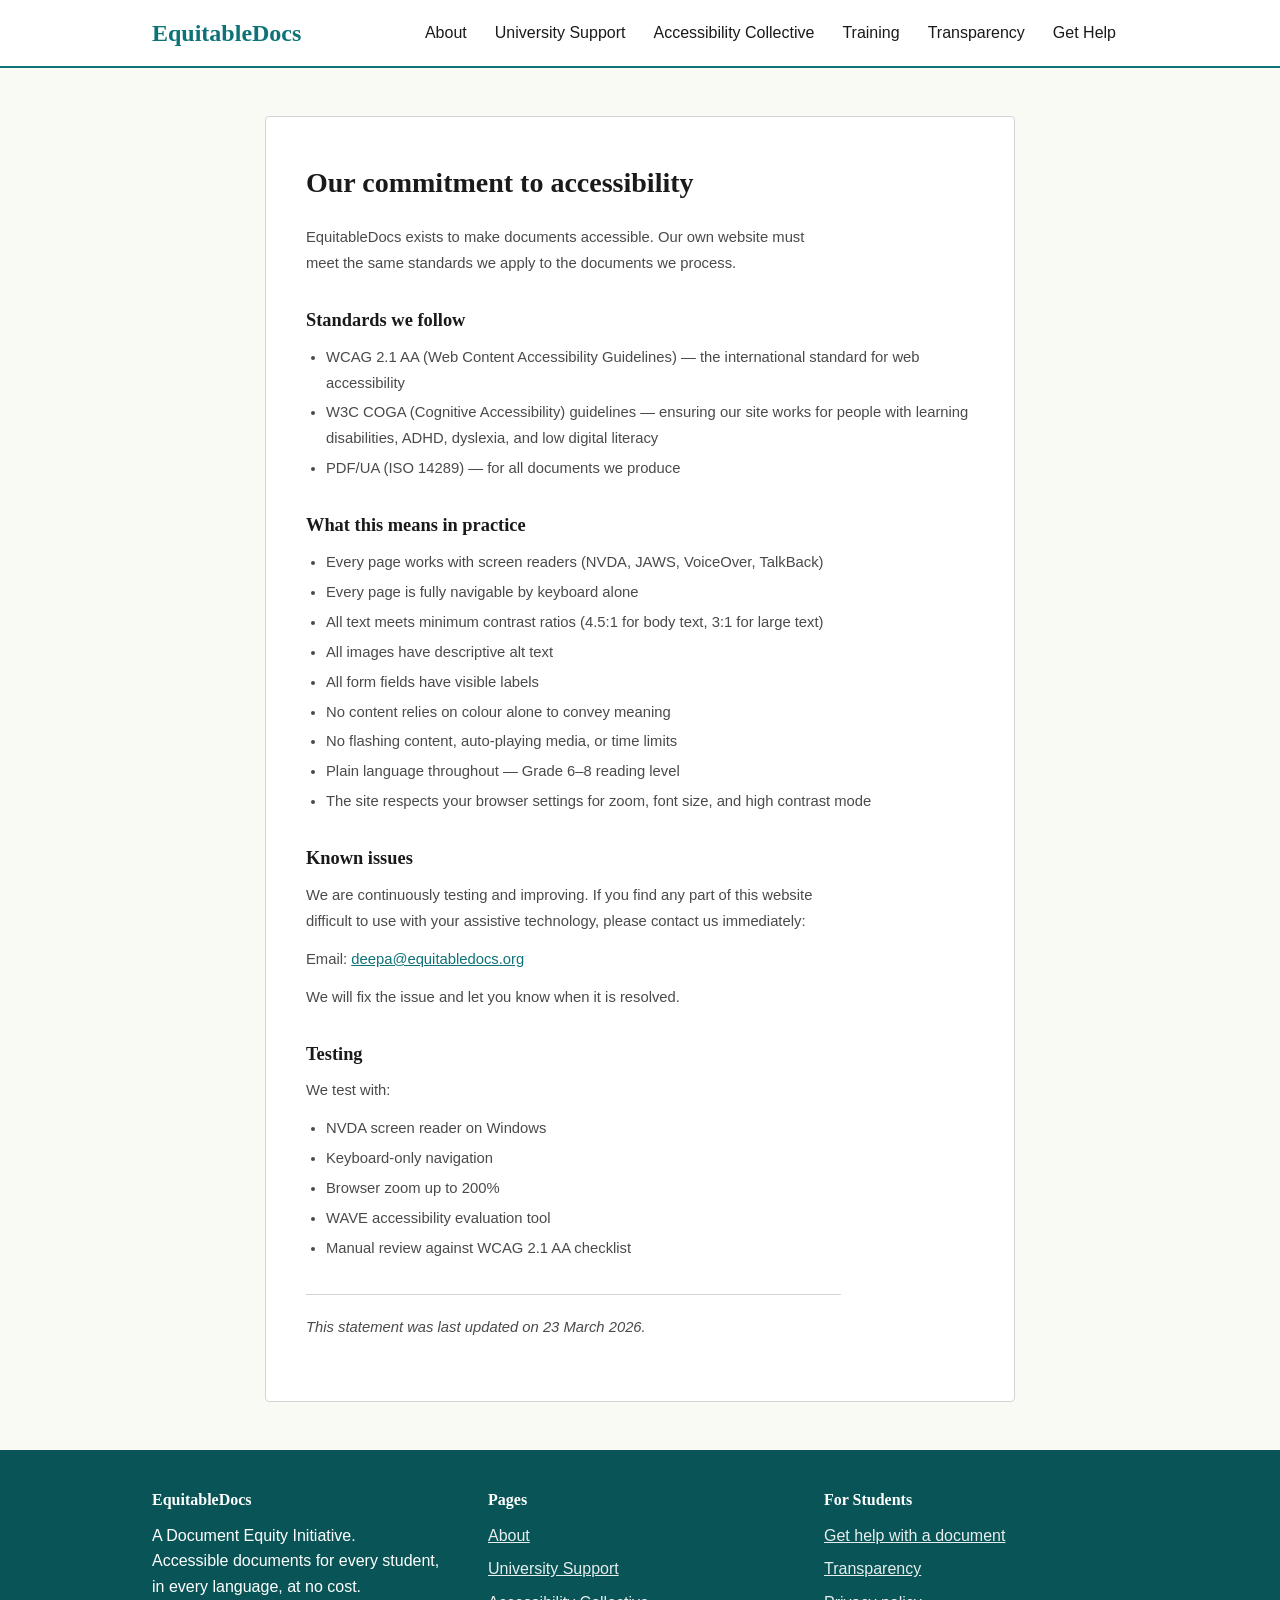
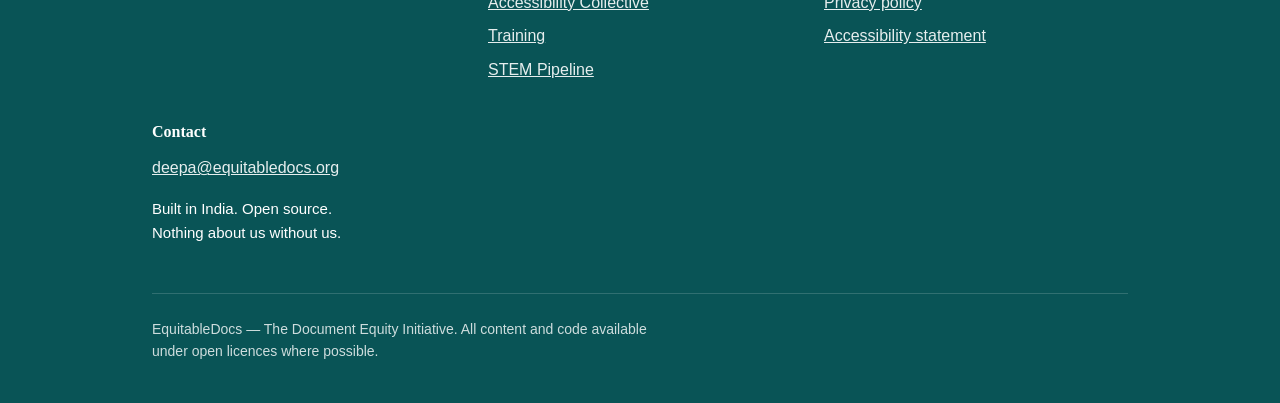
<file: accessibility.html>
<!DOCTYPE html>
<html lang="en">
<head>
<meta charset="UTF-8">
<meta name="viewport" content="width=device-width, initial-scale=1.0">
<meta name="description" content="EquitableDocs accessibility statement. Our commitment to WCAG 2.1 AA, COGA guidelines, and ensuring our website works for everyone, including people who use assistive technology.">
<title>Accessibility Statement — EquitableDocs</title>
<link rel="stylesheet" href="style.css">
</head>
<body>

<a href="#main" class="skip-link">Skip to main content</a>

<header>
  <div class="container header-inner">
    <a href="/" class="site-name" aria-label="EquitableDocs home">EquitableDocs</a>
    <button class="menu-toggle" aria-expanded="false" aria-controls="main-nav" aria-label="Open menu">
      <svg class="icon-open" aria-hidden="true" width="24" height="24" viewBox="0 0 24 24" fill="none" stroke="currentColor" stroke-width="2"><path d="M3 6h18M3 12h18M3 18h18"/></svg>
      <svg class="icon-close" aria-hidden="true" width="24" height="24" viewBox="0 0 24 24" fill="none" stroke="currentColor" stroke-width="2"><path d="M18 6L6 18M6 6l12 12"/></svg>
    </button>
    <nav aria-label="Main navigation">
      <ul id="main-nav">
        <li><a href="/about">About</a></li>
        <li><a href="/universities">University Support</a></li>
        <li><a href="/accessibility-collective">Accessibility Collective</a></li>
        <li><a href="/training">Training</a></li>
        <li><a href="/transparency">Transparency</a></li>
        <li><a href="/get-help">Get Help</a></li>
      </ul>
    </nav>
  </div>
</header>

<main id="main">

<div class="content-card">
  <h1>Our commitment to accessibility</h1>

  <p>EquitableDocs exists to make documents accessible. Our own website must meet the same standards we apply to the documents we process.</p>

  <h2>Standards we follow</h2>
  <ul>
    <li>WCAG 2.1 AA (Web Content Accessibility Guidelines) — the international standard for web accessibility</li>
    <li>W3C COGA (Cognitive Accessibility) guidelines — ensuring our site works for people with learning disabilities, ADHD, dyslexia, and low digital literacy</li>
    <li>PDF/UA (ISO 14289) — for all documents we produce</li>
  </ul>

  <h2>What this means in practice</h2>
  <ul>
    <li>Every page works with screen readers (NVDA, JAWS, VoiceOver, TalkBack)</li>
    <li>Every page is fully navigable by keyboard alone</li>
    <li>All text meets minimum contrast ratios (4.5:1 for body text, 3:1 for large text)</li>
    <li>All images have descriptive alt text</li>
    <li>All form fields have visible labels</li>
    <li>No content relies on colour alone to convey meaning</li>
    <li>No flashing content, auto-playing media, or time limits</li>
    <li>Plain language throughout — Grade 6–8 reading level</li>
    <li>The site respects your browser settings for zoom, font size, and high contrast mode</li>
  </ul>

  <h2>Known issues</h2>
  <p>We are continuously testing and improving. If you find any part of this website difficult to use with your assistive technology, please contact us immediately:</p>
  <p>Email: <a href="mailto:deepa@equitabledocs.org">deepa@equitabledocs.org</a></p>
  <p>We will fix the issue and let you know when it is resolved.</p>

  <h2>Testing</h2>
  <p>We test with:</p>
  <ul>
    <li>NVDA screen reader on Windows</li>
    <li>Keyboard-only navigation</li>
    <li>Browser zoom up to 200%</li>
    <li>WAVE accessibility evaluation tool</li>
    <li>Manual review against WCAG 2.1 AA checklist</li>
  </ul>

  <p class="content-updated">This statement was last updated on 23 March 2026.</p>
</div>

</main>

<footer>
  <div class="container">
    <div class="footer-grid">
      <div>
        <h3>EquitableDocs</h3>
        <p>A Document Equity Initiative.<br>Accessible documents for every student, in every language, at no cost.</p>
      </div>
      <div>
        <h3>Pages</h3>
        <ul>
          <li><a href="/about">About</a></li>
          <li><a href="/universities">University Support</a></li>
          <li><a href="/accessibility-collective">Accessibility Collective</a></li>
          <li><a href="/training">Training</a></li>
          <li><a href="/stem">STEM Pipeline</a></li>
        </ul>
      </div>
      <div>
        <h3>For Students</h3>
        <ul>
          <li><a href="/get-help">Get help with a document</a></li>
          <li><a href="/transparency">Transparency</a></li>
          <li><a href="/privacy">Privacy policy</a></li>
          <li><a href="/accessibility">Accessibility statement</a></li>
        </ul>
      </div>
      <div>
        <h3>Contact</h3>
        <p><a href="mailto:deepa@equitabledocs.org">deepa@equitabledocs.org</a></p>
        <p style="margin-top: 0.5rem; font-size: 0.9375rem;">
          Built in India. Open source.<br>
          Nothing about us without us.
        </p>
      </div>
    </div>
    <div class="footer-bottom">
      <p>EquitableDocs — The Document Equity Initiative. All content and code available under open licences where possible.</p>
    </div>
  </div>
</footer>

<script>
(function() {
  var toggle = document.querySelector('.menu-toggle');
  var menu = document.getElementById('main-nav');
  if (!toggle || !menu) return;
  toggle.addEventListener('click', function() {
    var open = menu.classList.toggle('is-open');
    toggle.setAttribute('aria-expanded', open);
  });
})();
</script>
</body>
</html>
</file>
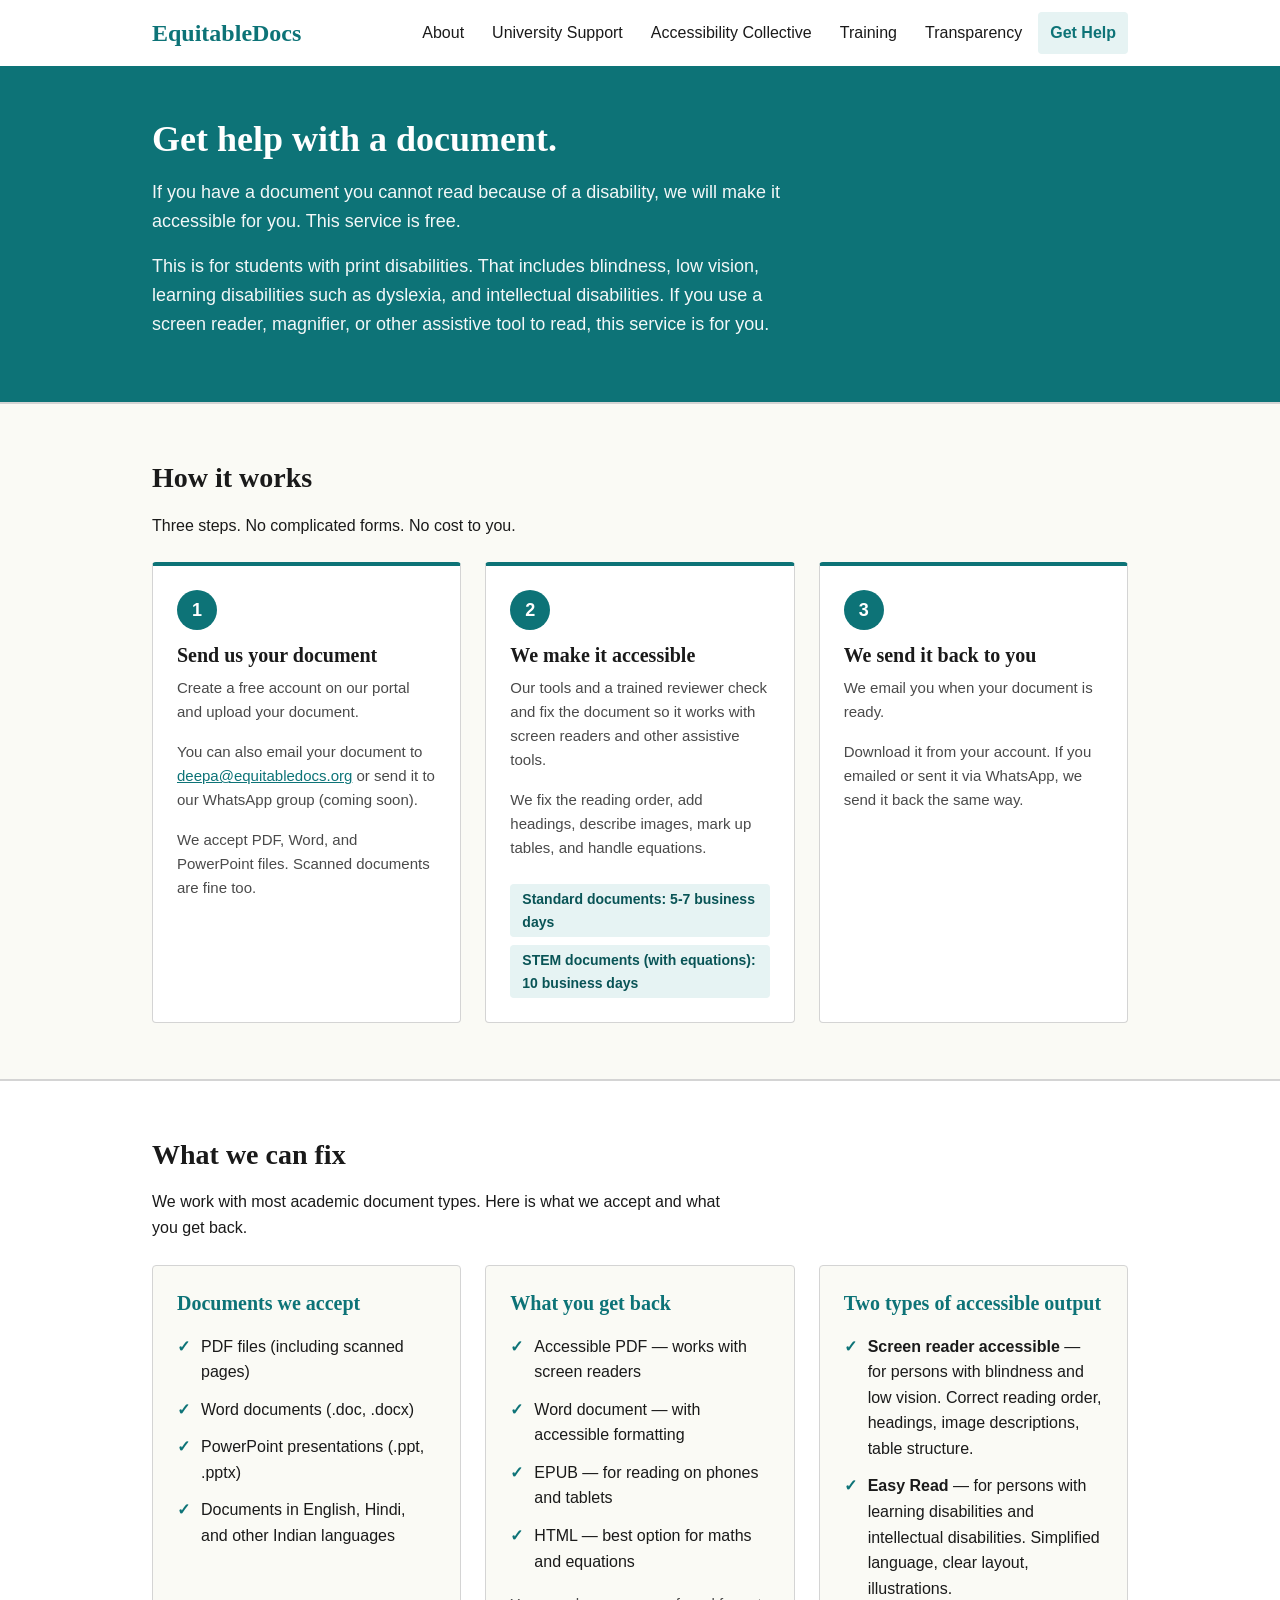
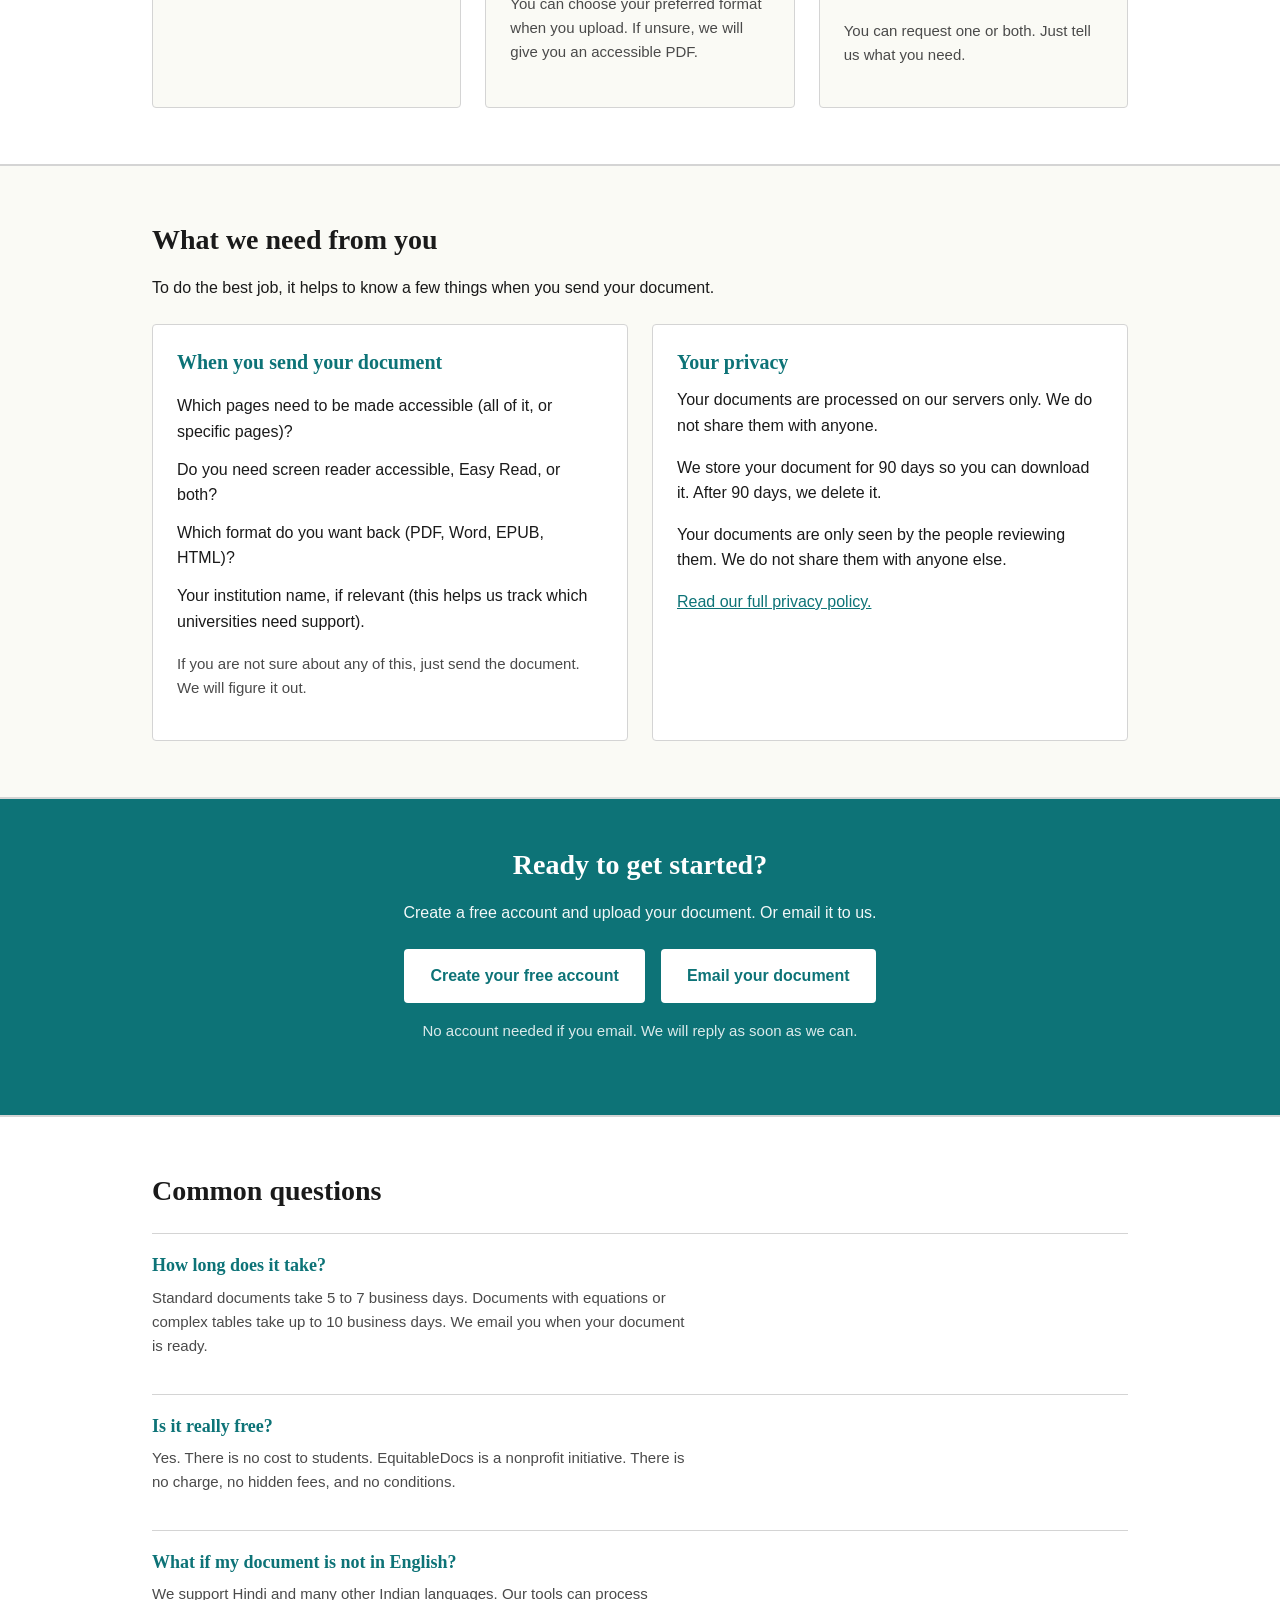
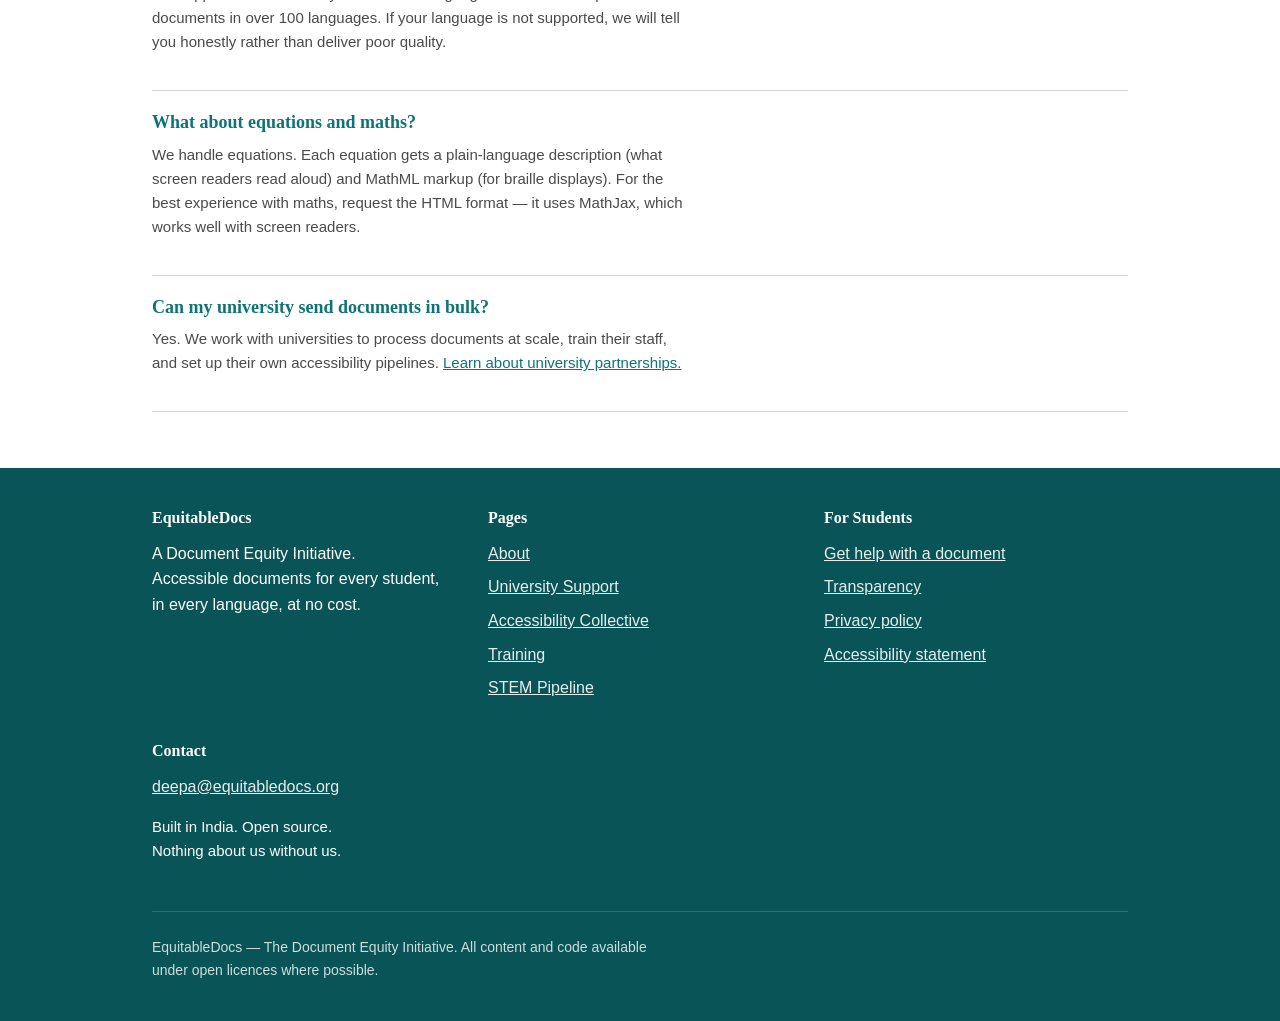
<file: get-help.html>
<!DOCTYPE html>
<html lang="en">
<head>
  <meta charset="UTF-8">
  <meta name="viewport" content="width=device-width, initial-scale=1.0">
  <meta name="description" content="Need a document made accessible? EquitableDocs will fix it for free. Upload a PDF, Word, or PowerPoint file and we make it work with screen readers and assistive tools.">
  <title>Get Help — EquitableDocs</title>
  <link rel="stylesheet" href="style.css">
</head>
<body>

<a href="#main" class="skip-link">Skip to main content</a>

<header>
  <div class="container header-inner">
    <a href="/" class="site-name" aria-label="EquitableDocs home">EquitableDocs</a>
    <button class="menu-toggle" aria-expanded="false" aria-controls="main-nav" aria-label="Open menu">
      <svg class="icon-open" aria-hidden="true" width="24" height="24" viewBox="0 0 24 24" fill="none" stroke="currentColor" stroke-width="2"><path d="M3 6h18M3 12h18M3 18h18"/></svg>
      <svg class="icon-close" aria-hidden="true" width="24" height="24" viewBox="0 0 24 24" fill="none" stroke="currentColor" stroke-width="2"><path d="M18 6L6 18M6 6l12 12"/></svg>
    </button>
    <nav aria-label="Main navigation">
      <ul id="main-nav">
        <li><a href="/about">About</a></li>
        <li><a href="/universities">University Support</a></li>
        <li><a href="/accessibility-collective">Accessibility Collective</a></li>
        <li><a href="/training">Training</a></li>
        <li><a href="/transparency">Transparency</a></li>
        <li><a href="/get-help" aria-current="page">Get Help</a></li>
      </ul>
    </nav>
  </div>
</header>

<main id="main">

<!-- HERO -->
<section class="hero" aria-labelledby="hero-heading">
  <div class="container">
    <h1 id="hero-heading">Get help with a document.</h1>
    <p>If you have a document you cannot read because of a disability, we will make it accessible for you. This service is free.</p>
    <p>This is for students with print disabilities. That includes blindness, low vision, learning disabilities such as dyslexia, and intellectual disabilities. If you use a screen reader, magnifier, or other assistive tool to read, this service is for you.</p>
  </div>
</section>

<!-- HOW IT WORKS -->
<section aria-labelledby="how-heading">
  <div class="container">
    <h2 id="how-heading">How it works</h2>
    <p>Three steps. No complicated forms. No cost to you.</p>

    <div class="steps">
      <div class="step">
        <span class="step-number" aria-hidden="true">1</span>
        <h3>Send us your document</h3>
        <p>Create a free account on our portal and upload your document.</p>
        <p>You can also email your document to <a href="mailto:deepa@equitabledocs.org" style="color: var(--teal);">deepa@equitabledocs.org</a> or send it to our WhatsApp group (coming soon).</p>
        <p>We accept PDF, Word, and PowerPoint files. Scanned documents are fine too.</p>
      </div>
      <div class="step">
        <span class="step-number" aria-hidden="true">2</span>
        <h3>We make it accessible</h3>
        <p>Our tools and a trained reviewer check and fix the document so it works with screen readers and other assistive tools.</p>
        <p>We fix the reading order, add headings, describe images, mark up tables, and handle equations.</p>
        <span class="timeline">Standard documents: 5-7 business days</span><br>
        <span class="timeline">STEM documents (with equations): 10 business days</span>
      </div>
      <div class="step">
        <span class="step-number" aria-hidden="true">3</span>
        <h3>We send it back to you</h3>
        <p>We email you when your document is ready.</p>
        <p>Download it from your account. If you emailed or sent it via WhatsApp, we send it back the same way.</p>
      </div>
    </div>
  </div>
</section>

<!-- WHAT WE CAN FIX -->
<section class="info-section" aria-labelledby="formats-heading">
  <div class="container">
    <h2 id="formats-heading">What we can fix</h2>
    <p>We work with most academic document types. Here is what we accept and what you get back.</p>

    <div class="info-grid">
      <div class="info-card">
        <h3>Documents we accept</h3>
        <ul>
          <li>PDF files (including scanned pages)</li>
          <li>Word documents (.doc, .docx)</li>
          <li>PowerPoint presentations (.ppt, .pptx)</li>
          <li>Documents in English, Hindi, and other Indian languages</li>
        </ul>
      </div>
      <div class="info-card">
        <h3>What you get back</h3>
        <ul>
          <li>Accessible PDF — works with screen readers</li>
          <li>Word document — with accessible formatting</li>
          <li>EPUB — for reading on phones and tablets</li>
          <li>HTML — best option for maths and equations</li>
        </ul>
        <p style="margin-top: 0.75rem; font-size: 0.9375rem; color: var(--text-light);">You can choose your preferred format when you upload. If unsure, we will give you an accessible PDF.</p>
      </div>
      <div class="info-card">
        <h3>Two types of accessible output</h3>
        <ul>
          <li><strong>Screen reader accessible</strong> — for persons with blindness and low vision. Correct reading order, headings, image descriptions, table structure.</li>
          <li><strong>Easy Read</strong> — for persons with learning disabilities and intellectual disabilities. Simplified language, clear layout, illustrations.</li>
        </ul>
        <p style="margin-top: 0.75rem; font-size: 0.9375rem; color: var(--text-light);">You can request one or both. Just tell us what you need.</p>
      </div>
    </div>
  </div>
</section>

<!-- WHAT WE NEED FROM YOU -->
<section class="needs" aria-labelledby="needs-heading">
  <div class="container">
    <h2 id="needs-heading">What we need from you</h2>
    <p>To do the best job, it helps to know a few things when you send your document.</p>

    <div class="needs-grid">
      <div class="needs-card">
        <h3>When you send your document</h3>
        <ul style="list-style: none; margin: 0.5rem 0 0 0;">
          <li style="padding: 0.375rem 0;">Which pages need to be made accessible (all of it, or specific pages)?</li>
          <li style="padding: 0.375rem 0;">Do you need screen reader accessible, Easy Read, or both?</li>
          <li style="padding: 0.375rem 0;">Which format do you want back (PDF, Word, EPUB, HTML)?</li>
          <li style="padding: 0.375rem 0;">Your institution name, if relevant (this helps us track which universities need support).</li>
        </ul>
        <p style="margin-top: 0.75rem; font-size: 0.9375rem; color: var(--text-light);">If you are not sure about any of this, just send the document. We will figure it out.</p>
      </div>
      <div class="needs-card">
        <h3>Your privacy</h3>
        <p>Your documents are processed on our servers only. We do not share them with anyone.</p>
        <p>We store your document for 90 days so you can download it. After 90 days, we delete it.</p>
        <p>Your documents are only seen by the people reviewing them. We do not share them with anyone else.</p>
        <p><a href="/privacy">Read our full privacy policy.</a></p>
      </div>
    </div>
  </div>
</section>

<!-- CTA -->
<section class="cta-section" aria-labelledby="cta-heading">
  <div class="container">
    <h2 id="cta-heading">Ready to get started?</h2>
    <p>Create a free account and upload your document. Or email it to us.</p>
    <div class="cta-group" style="justify-content: center;">
      <a href="#" class="btn btn-primary">Create your free account</a>
      <a href="mailto:deepa@equitabledocs.org" class="btn btn-primary">Email your document</a>
    </div>
    <p style="margin-top: 1rem; font-size: 0.9375rem; opacity: 0.85;">No account needed if you email. We will reply as soon as we can.</p>
  </div>
</section>

<!-- FAQ -->
<section class="faq" aria-labelledby="faq-heading">
  <div class="container">
    <h2 id="faq-heading">Common questions</h2>

    <div class="faq-list">
      <div class="faq-item">
        <h3>How long does it take?</h3>
        <p>Standard documents take 5 to 7 business days. Documents with equations or complex tables take up to 10 business days. We email you when your document is ready.</p>
      </div>
      <div class="faq-item">
        <h3>Is it really free?</h3>
        <p>Yes. There is no cost to students. EquitableDocs is a nonprofit initiative. There is no charge, no hidden fees, and no conditions.</p>
      </div>
      <div class="faq-item">
        <h3>What if my document is not in English?</h3>
        <p>We support Hindi and many other Indian languages. Our tools can process documents in over 100 languages. If your language is not supported, we will tell you honestly rather than deliver poor quality.</p>
      </div>
      <div class="faq-item">
        <h3>What about equations and maths?</h3>
        <p>We handle equations. Each equation gets a plain-language description (what screen readers read aloud) and MathML markup (for braille displays). For the best experience with maths, request the HTML format — it uses MathJax, which works well with screen readers.</p>
      </div>
      <div class="faq-item">
        <h3>Can my university send documents in bulk?</h3>
        <p>Yes. We work with universities to process documents at scale, train their staff, and set up their own accessibility pipelines. <a href="/universities">Learn about university partnerships.</a></p>
      </div>
    </div>
  </div>
</section>

</main>

<footer>
  <div class="container">
    <div class="footer-grid">
      <div>
        <h3>EquitableDocs</h3>
        <p>A Document Equity Initiative.<br>Accessible documents for every student, in every language, at no cost.</p>
      </div>
      <div>
        <h3>Pages</h3>
        <ul>
          <li><a href="/about">About</a></li>
          <li><a href="/universities">University Support</a></li>
          <li><a href="/accessibility-collective">Accessibility Collective</a></li>
          <li><a href="/training">Training</a></li>
          <li><a href="/stem">STEM Pipeline</a></li>
        </ul>
      </div>
      <div>
        <h3>For Students</h3>
        <ul>
          <li><a href="/get-help">Get help with a document</a></li>
          <li><a href="/transparency">Transparency</a></li>
          <li><a href="/privacy">Privacy policy</a></li>
          <li><a href="/accessibility">Accessibility statement</a></li>
        </ul>
      </div>
      <div>
        <h3>Contact</h3>
        <p><a href="mailto:deepa@equitabledocs.org">deepa@equitabledocs.org</a></p>
        <p style="margin-top: 0.5rem; font-size: 0.9375rem;">
          Built in India. Open source.<br>
          Nothing about us without us.
        </p>
      </div>
    </div>
    <div class="footer-bottom">
      <p>EquitableDocs — The Document Equity Initiative. All content and code available under open licences where possible.</p>
    </div>
  </div>
</footer>

<script>
(function() {
  var toggle = document.querySelector('.menu-toggle');
  var menu = document.getElementById('main-nav');
  if (!toggle || !menu) return;
  toggle.addEventListener('click', function() {
    var open = menu.classList.toggle('is-open');
    toggle.setAttribute('aria-expanded', open);
  });
})();
</script>

</body>
</html>
</file>
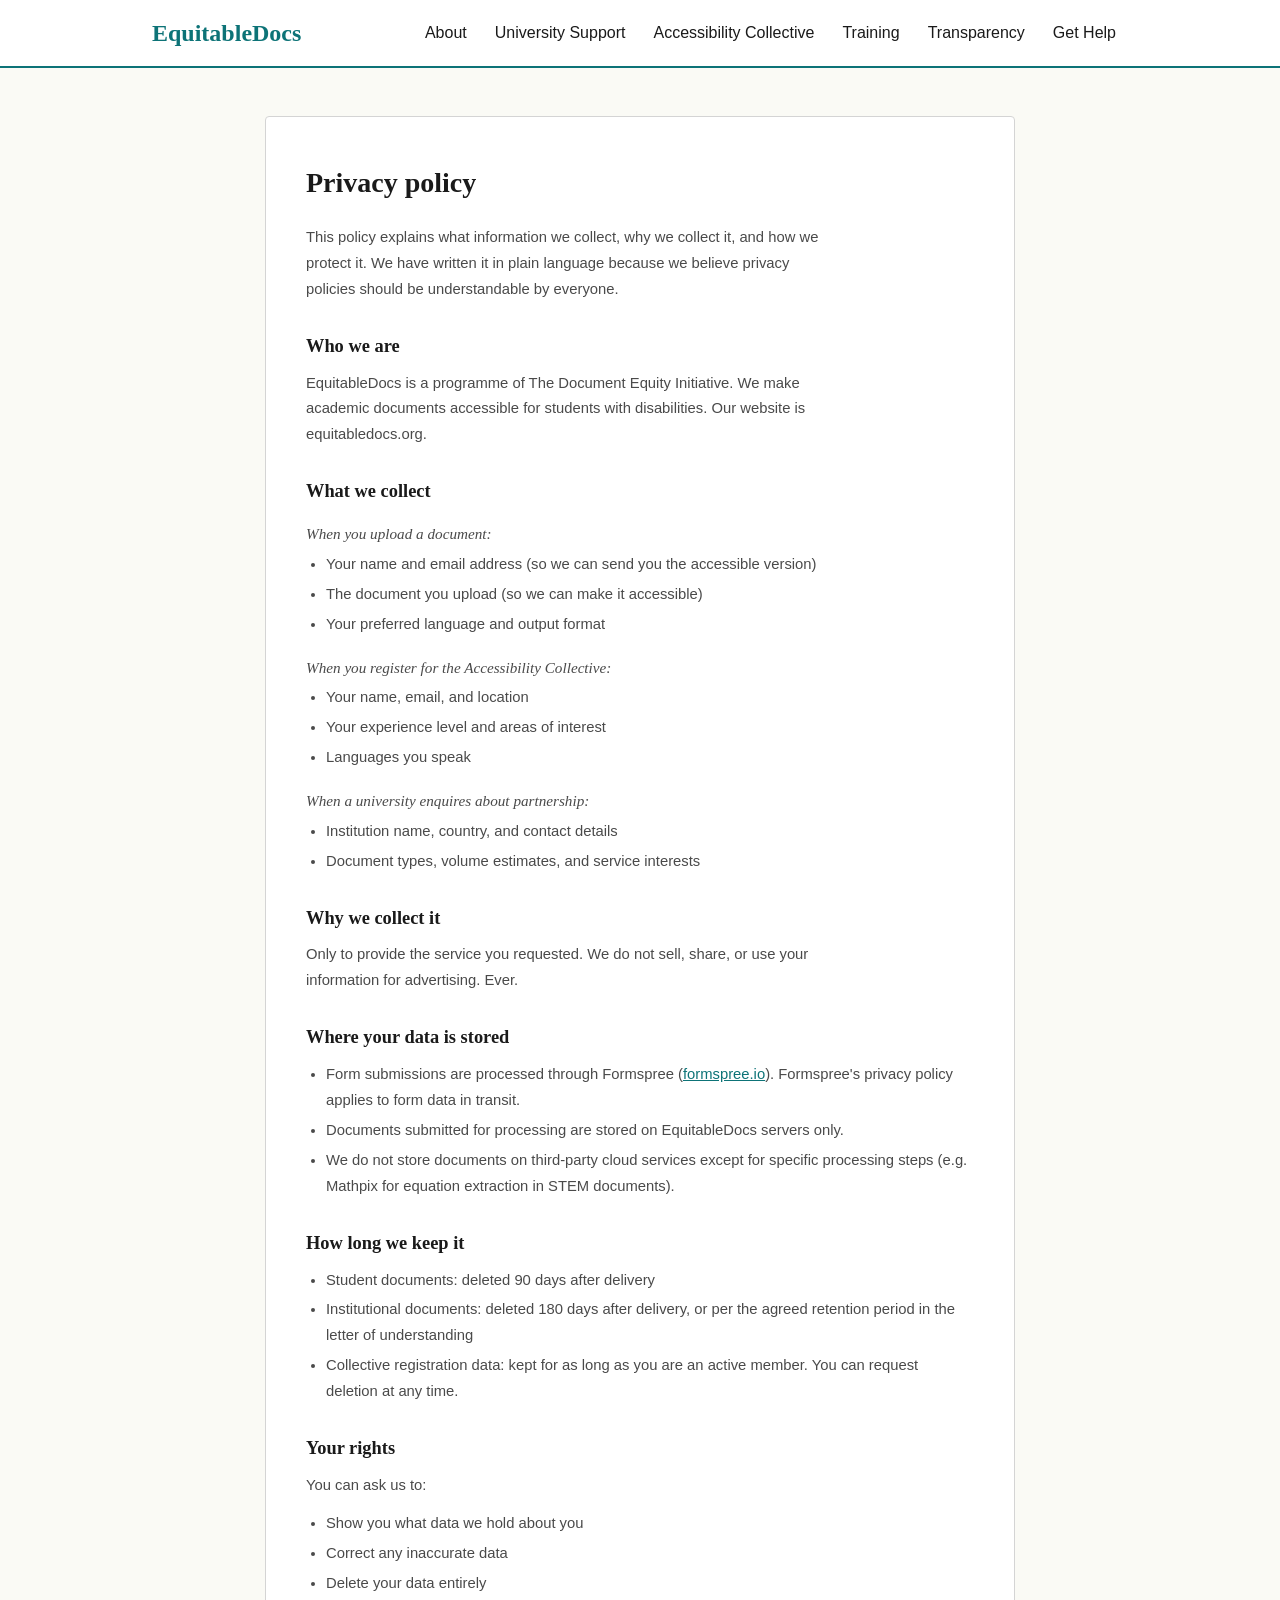
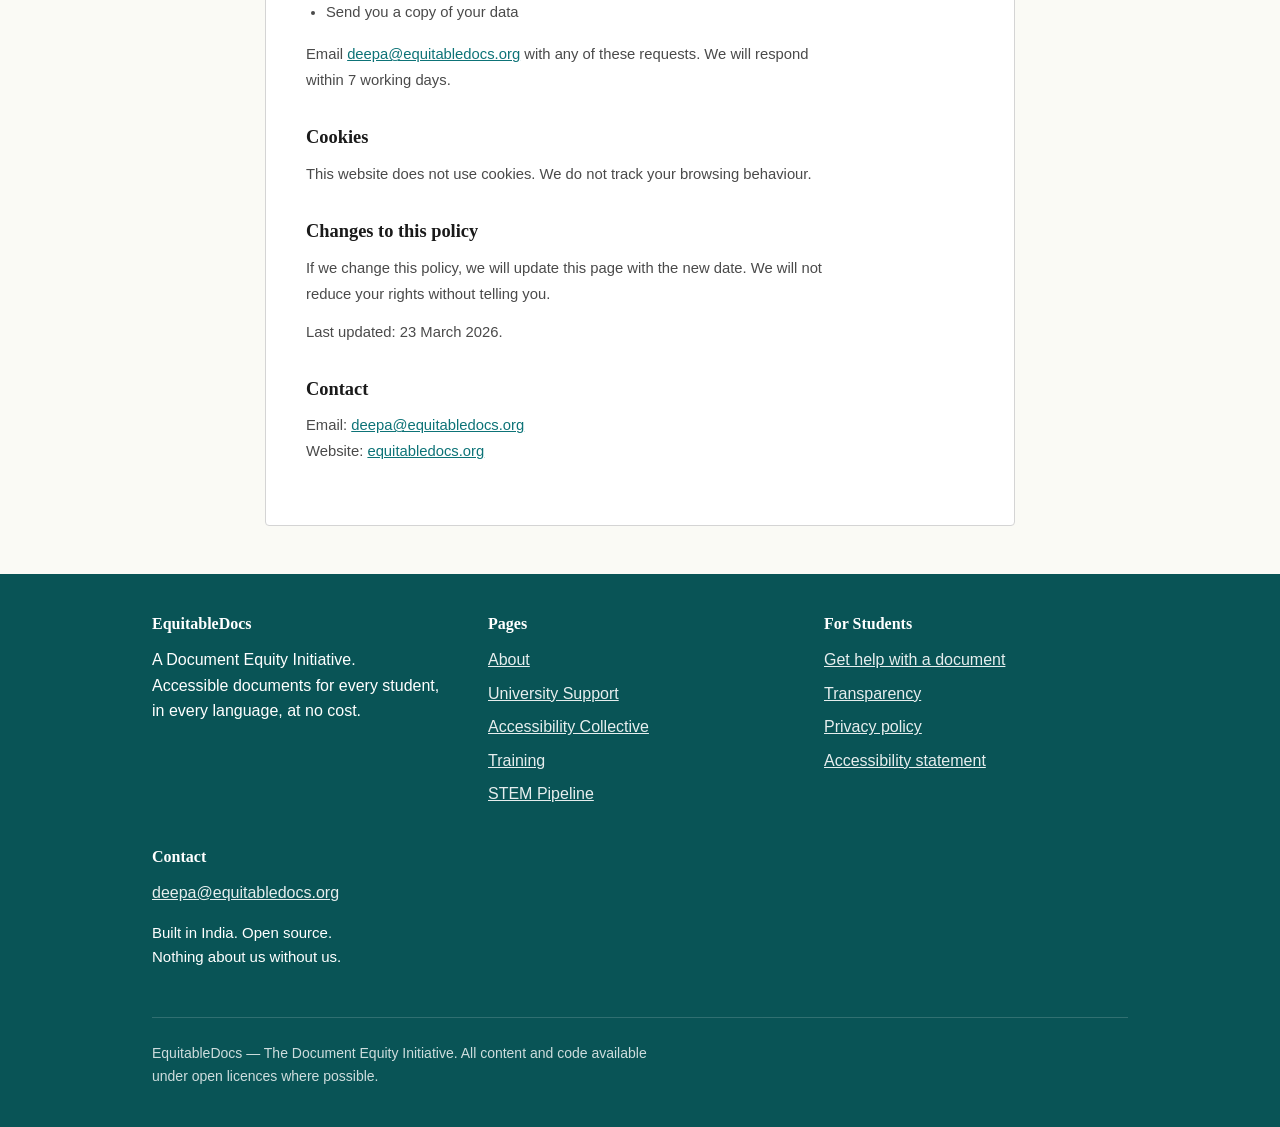
<file: privacy.html>
<!DOCTYPE html>
<html lang="en">
<head>
<meta charset="UTF-8">
<meta name="viewport" content="width=device-width, initial-scale=1.0">
<meta name="description" content="Privacy policy for EquitableDocs. Learn what information we collect, why we collect it, and how we protect it. Written in plain language.">
<title>Privacy Policy — EquitableDocs</title>
<link rel="stylesheet" href="style.css">
</head>
<body>

<a href="#main" class="skip-link">Skip to main content</a>

<header>
  <div class="container header-inner">
    <a href="/" class="site-name" aria-label="EquitableDocs home">EquitableDocs</a>
    <button class="menu-toggle" aria-expanded="false" aria-controls="main-nav" aria-label="Open menu">
      <svg class="icon-open" aria-hidden="true" width="24" height="24" viewBox="0 0 24 24" fill="none" stroke="currentColor" stroke-width="2"><path d="M3 6h18M3 12h18M3 18h18"/></svg>
      <svg class="icon-close" aria-hidden="true" width="24" height="24" viewBox="0 0 24 24" fill="none" stroke="currentColor" stroke-width="2"><path d="M18 6L6 18M6 6l12 12"/></svg>
    </button>
    <nav aria-label="Main navigation">
      <ul id="main-nav">
        <li><a href="/about">About</a></li>
        <li><a href="/universities">University Support</a></li>
        <li><a href="/accessibility-collective">Accessibility Collective</a></li>
        <li><a href="/training">Training</a></li>
        <li><a href="/transparency">Transparency</a></li>
        <li><a href="/get-help">Get Help</a></li>
      </ul>
    </nav>
  </div>
</header>

<main id="main">

<div class="content-card">
  <h1>Privacy policy</h1>

  <p>This policy explains what information we collect, why we collect it, and how we protect it. We have written it in plain language because we believe privacy policies should be understandable by everyone.</p>

  <h2>Who we are</h2>
  <p>EquitableDocs is a programme of The Document Equity Initiative. We make academic documents accessible for students with disabilities. Our website is equitabledocs.org.</p>

  <h2>What we collect</h2>

  <h3>When you upload a document:</h3>
  <ul>
    <li>Your name and email address (so we can send you the accessible version)</li>
    <li>The document you upload (so we can make it accessible)</li>
    <li>Your preferred language and output format</li>
  </ul>

  <h3>When you register for the Accessibility Collective:</h3>
  <ul>
    <li>Your name, email, and location</li>
    <li>Your experience level and areas of interest</li>
    <li>Languages you speak</li>
  </ul>

  <h3>When a university enquires about partnership:</h3>
  <ul>
    <li>Institution name, country, and contact details</li>
    <li>Document types, volume estimates, and service interests</li>
  </ul>

  <h2>Why we collect it</h2>
  <p>Only to provide the service you requested. We do not sell, share, or use your information for advertising. Ever.</p>

  <h2>Where your data is stored</h2>
  <ul>
    <li>Form submissions are processed through Formspree (<a href="https://formspree.io">formspree.io</a>). Formspree's privacy policy applies to form data in transit.</li>
    <li>Documents submitted for processing are stored on EquitableDocs servers only.</li>
    <li>We do not store documents on third-party cloud services except for specific processing steps (e.g. Mathpix for equation extraction in STEM documents).</li>
  </ul>

  <h2>How long we keep it</h2>
  <ul>
    <li>Student documents: deleted 90 days after delivery</li>
    <li>Institutional documents: deleted 180 days after delivery, or per the agreed retention period in the letter of understanding</li>
    <li>Collective registration data: kept for as long as you are an active member. You can request deletion at any time.</li>
  </ul>

  <h2>Your rights</h2>
  <p>You can ask us to:</p>
  <ul>
    <li>Show you what data we hold about you</li>
    <li>Correct any inaccurate data</li>
    <li>Delete your data entirely</li>
    <li>Send you a copy of your data</li>
  </ul>
  <p>Email <a href="mailto:deepa@equitabledocs.org">deepa@equitabledocs.org</a> with any of these requests. We will respond within 7 working days.</p>

  <h2>Cookies</h2>
  <p>This website does not use cookies. We do not track your browsing behaviour.</p>

  <h2>Changes to this policy</h2>
  <p>If we change this policy, we will update this page with the new date. We will not reduce your rights without telling you.</p>
  <p>Last updated: 23 March 2026.</p>

  <h2>Contact</h2>
  <p>Email: <a href="mailto:deepa@equitabledocs.org">deepa@equitabledocs.org</a><br>
  Website: <a href="https://equitabledocs.org">equitabledocs.org</a></p>
</div>

</main>

<footer>
  <div class="container">
    <div class="footer-grid">
      <div>
        <h3>EquitableDocs</h3>
        <p>A Document Equity Initiative.<br>Accessible documents for every student, in every language, at no cost.</p>
      </div>
      <div>
        <h3>Pages</h3>
        <ul>
          <li><a href="/about">About</a></li>
          <li><a href="/universities">University Support</a></li>
          <li><a href="/accessibility-collective">Accessibility Collective</a></li>
          <li><a href="/training">Training</a></li>
          <li><a href="/stem">STEM Pipeline</a></li>
        </ul>
      </div>
      <div>
        <h3>For Students</h3>
        <ul>
          <li><a href="/get-help">Get help with a document</a></li>
          <li><a href="/transparency">Transparency</a></li>
          <li><a href="/privacy">Privacy policy</a></li>
          <li><a href="/accessibility">Accessibility statement</a></li>
        </ul>
      </div>
      <div>
        <h3>Contact</h3>
        <p><a href="mailto:deepa@equitabledocs.org">deepa@equitabledocs.org</a></p>
        <p style="margin-top: 0.5rem; font-size: 0.9375rem;">
          Built in India. Open source.<br>
          Nothing about us without us.
        </p>
      </div>
    </div>
    <div class="footer-bottom">
      <p>EquitableDocs — The Document Equity Initiative. All content and code available under open licences where possible.</p>
    </div>
  </div>
</footer>

<script>
(function() {
  var toggle = document.querySelector('.menu-toggle');
  var menu = document.getElementById('main-nav');
  if (!toggle || !menu) return;
  toggle.addEventListener('click', function() {
    var open = menu.classList.toggle('is-open');
    toggle.setAttribute('aria-expanded', open);
  });
})();
</script>
</body>
</html>
</file>
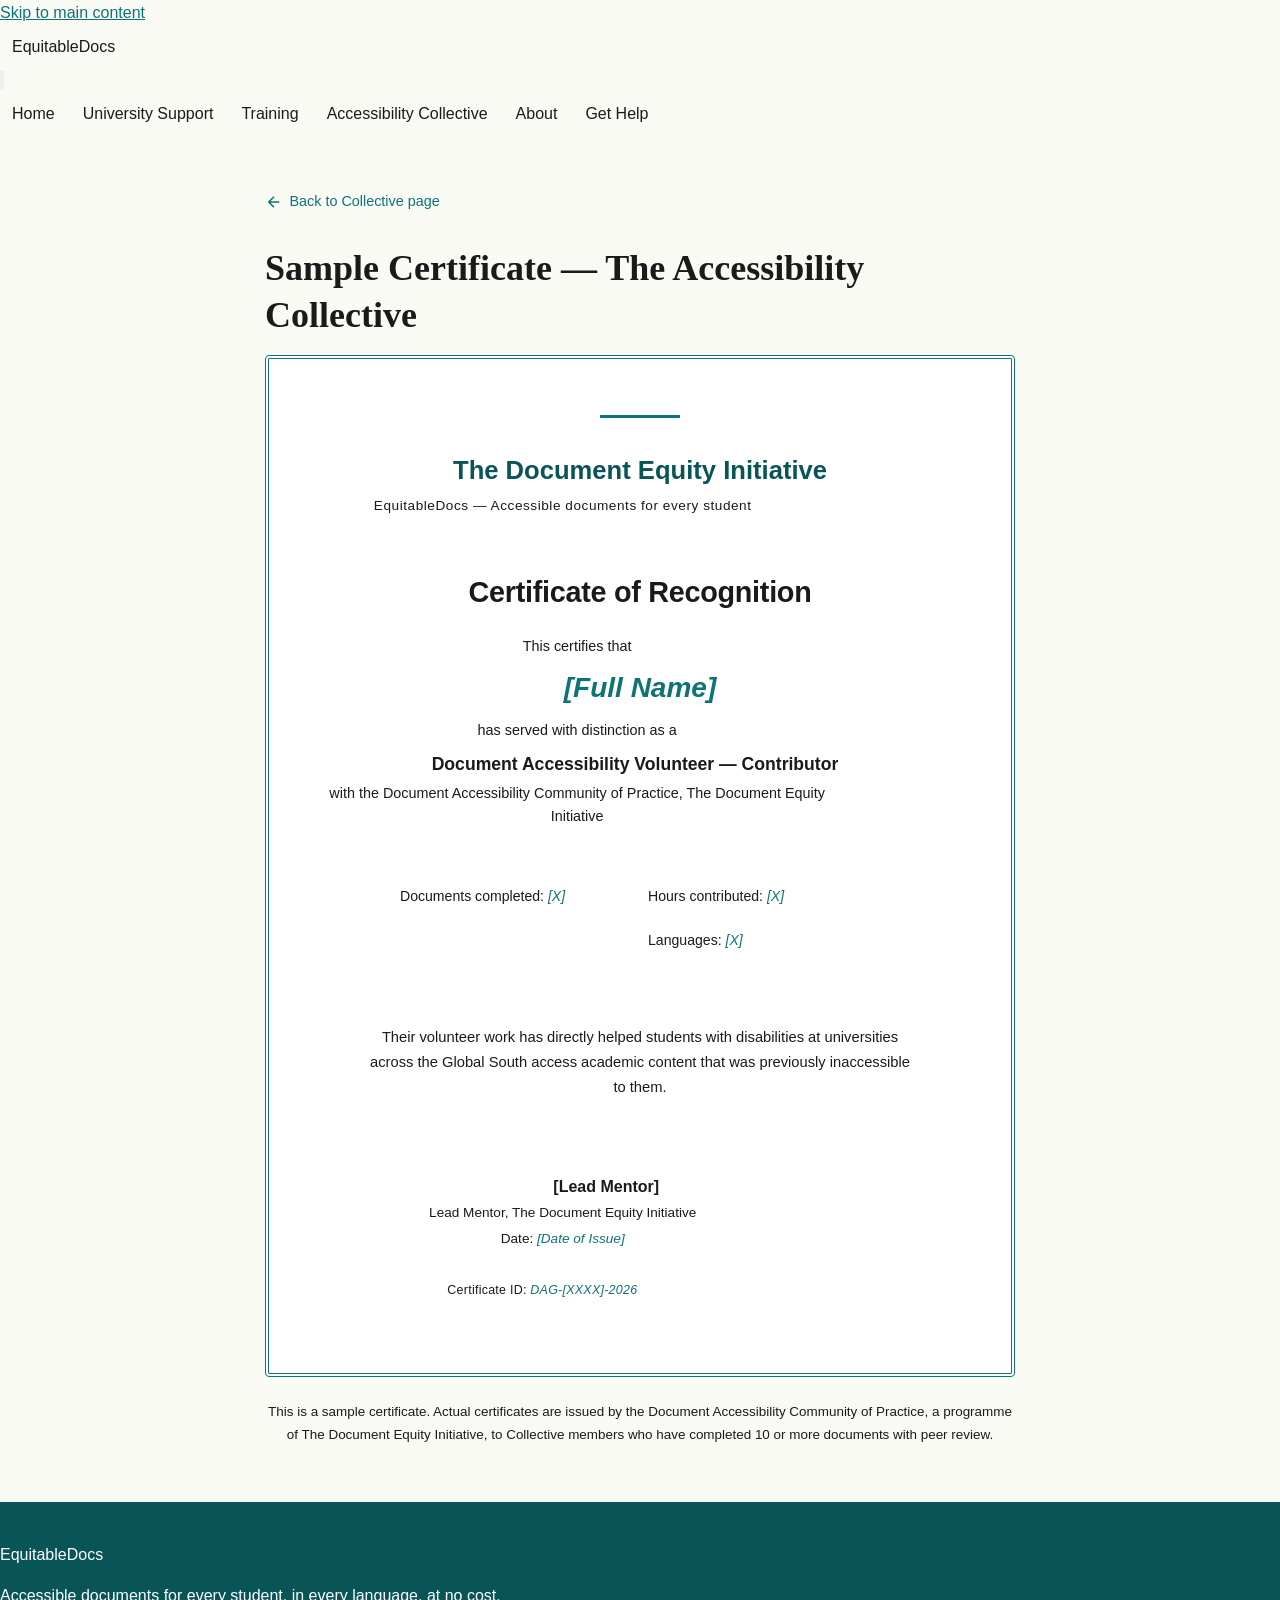
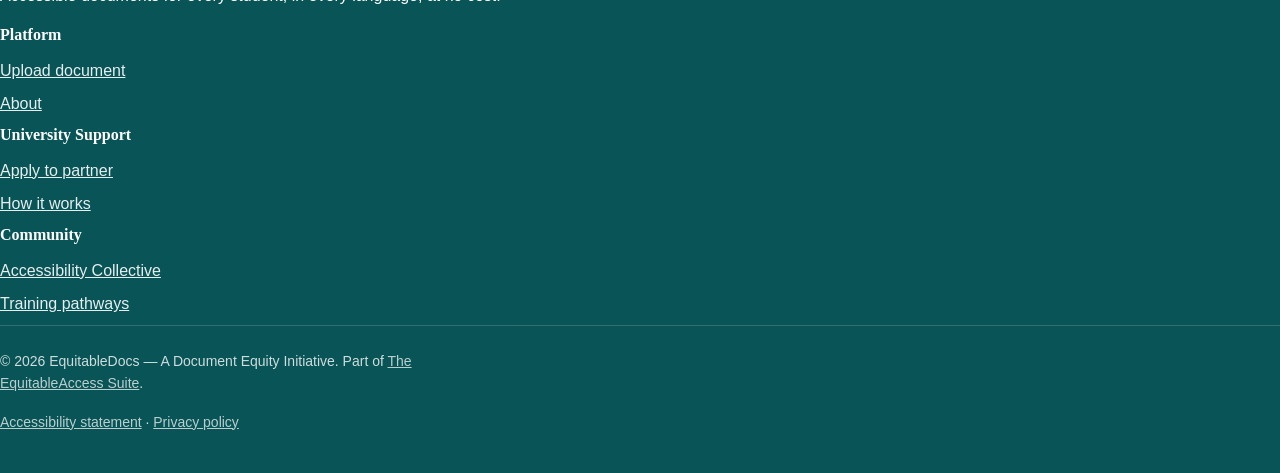
<file: sample-certificate.html>
<!DOCTYPE html>
<html lang="en">
<head>
<meta charset="UTF-8">
<meta name="viewport" content="width=device-width, initial-scale=1.0">
<meta name="description" content="See a sample certificate issued to Accessibility Collective members at EquitableDocs.">
<title>Sample Certificate — The Accessibility Collective</title>
<link rel="stylesheet" href="style.css">
<style>
/* ── Certificate page-specific styles ── */
.cert-back {
  display:inline-flex;
  align-items:center;
  gap:.4rem;
  font-size:.9rem;
  color:var(--teal);
  text-decoration:none;
  font-weight:500;
  margin-bottom:2rem;
}
.cert-back:hover { text-decoration:underline; }
.cert-back svg { width:18px; height:18px; }

.cert-wrapper {
  max-width:750px;
  margin:0 auto;
}

.cert-card {
  background:#fff;
  border:4px double var(--teal);
  border-radius:4px;
  padding:3.5rem 3rem;
  text-align:center;
}

.cert-top-line {
  width:80px;
  height:3px;
  background:var(--teal);
  margin:0 auto 2rem;
  border:none;
}

.cert-brand {
  font-family:var(--serif);
  font-size:1.6rem;
  font-weight:600;
  color:var(--teal-dark);
  margin-bottom:.25rem;
}

.cert-brand-sub {
  font-size:.85rem;
  color:var(--ink-muted);
  letter-spacing:.04em;
  margin-bottom:1.75rem;
}

.cert-divider {
  width:120px;
  height:1px;
  background:var(--teal-mid);
  margin:1.75rem auto;
  border:none;
}

.cert-heading {
  font-family:var(--serif);
  font-size:1.8rem;
  font-weight:600;
  color:var(--ink);
  margin-bottom:1.5rem;
  letter-spacing:-.01em;
}

.cert-small {
  font-size:.9rem;
  color:var(--ink-muted);
  margin-bottom:.35rem;
}

.cert-name {
  font-family:var(--serif);
  font-size:1.75rem;
  font-weight:600;
  color:var(--teal);
  font-style:italic;
  margin:.5rem 0;
}

.cert-role {
  font-family:var(--serif);
  font-size:1.1rem;
  font-weight:600;
  color:var(--ink);
  margin:.5rem 0 .25rem;
}

.cert-stats {
  display:grid;
  grid-template-columns:1fr 1fr;
  gap:1rem;
  max-width:480px;
  margin:0 auto;
  text-align:left;
}

.cert-stat-group {
  display:flex;
  flex-direction:column;
  gap:.35rem;
}

.cert-stat {
  font-size:.88rem;
  color:var(--ink-mid);
}

.cert-stat strong {
  font-weight:500;
}

.cert-placeholder {
  color:var(--teal);
  font-style:italic;
}

.cert-impact {
  font-size:.92rem;
  color:var(--ink-mid);
  line-height:1.7;
  max-width:540px;
  margin:0 auto;
}

.cert-signature {
  text-align:center;
}

.cert-sig-name {
  font-family:var(--serif);
  font-size:1rem;
  font-weight:600;
  color:var(--ink);
  margin-bottom:.15rem;
}

.cert-sig-title {
  font-size:.85rem;
  color:var(--ink-muted);
  margin-bottom:.25rem;
}

.cert-sig-date {
  font-size:.85rem;
  color:var(--ink-muted);
}

.cert-sig-line {
  width:180px;
  height:1px;
  background:var(--ink-muted);
  margin:0 auto 1rem;
  border:none;
}

.cert-id {
  font-size:.78rem;
  color:var(--ink-muted);
  margin-top:2rem;
  letter-spacing:.02em;
}

.cert-note {
  max-width:750px;
  margin:1.5rem auto 0;
  font-size:.84rem;
  color:var(--ink-muted);
  line-height:1.65;
  text-align:center;
}

@media(max-width:680px){
  .cert-card {
    padding:2.5rem 1.5rem;
  }
  .cert-stats {
    grid-template-columns:1fr;
    text-align:center;
  }
  .cert-heading {
    font-size:1.4rem;
  }
  .cert-name {
    font-size:1.35rem;
  }
}
</style>
</head>
<body>

<a href="#main-content" class="skip">Skip to main content</a>

<!-- Nav -->
<nav class="nav" aria-label="Main navigation">
  <div class="nav-in">
    <a href="index.html" class="nav-logo">EquitableDocs<span class="nav-dot" aria-hidden="true"></span></a>
    <button class="nav-toggle" aria-expanded="false" aria-controls="nav-menu" aria-label="Open menu">
      <svg aria-hidden="true" viewBox="0 0 24 24" fill="none" stroke="currentColor" stroke-width="2"><path d="M3 12h18M3 6h18M3 18h18"/></svg>
    </button>
    <ul class="nav-links" id="nav-menu" role="list">
      <li><a href="index.html">Home</a></li>
      <li><a href="universities.html">University Support</a></li>
      <li><a href="training.html">Training</a></li>
      <li><a href="accessibility-collective.html">Accessibility Collective</a></li>
      <li><a href="about.html">About</a></li>
      <li><a href="get-help.html" class="nav-cta">Get Help</a></li>
    </ul>
  </div>
</nav>

<main id="main-content">

<section class="sec" aria-labelledby="cert-page-h">
  <div class="sec-in">
    <div class="cert-wrapper">

      <a href="accessibility-collective.html" class="cert-back">
        <svg aria-hidden="true" viewBox="0 0 24 24" fill="none" stroke="currentColor" stroke-width="2"><path d="M19 12H5M12 19l-7-7 7-7"/></svg>
        Back to Collective page
      </a>

      <h1 id="cert-page-h" class="sr-only">Sample Certificate — The Accessibility Collective</h1>

      <article class="cert-card" aria-label="Sample Collective certificate">

        <hr class="cert-top-line" aria-hidden="true">

        <p class="cert-brand">The Document Equity Initiative</p>
        <p class="cert-brand-sub">EquitableDocs — Accessible documents for every student</p>

        <hr class="cert-divider" aria-hidden="true">

        <h2 class="cert-heading">Certificate of Recognition</h2>

        <p class="cert-small">This certifies that</p>

        <p class="cert-name"><span class="cert-placeholder">[Full Name]</span></p>

        <p class="cert-small">has served with distinction as a</p>

        <p class="cert-role">Document Accessibility Volunteer &mdash; Contributor</p>

        <p class="cert-small">with the Document Accessibility Community of Practice, The Document Equity Initiative</p>

        <hr class="cert-divider" aria-hidden="true">

        <div class="cert-stats" role="list" aria-label="Volunteer statistics">
          <div class="cert-stat-group" role="listitem">
            <p class="cert-stat"><strong>Documents completed:</strong> <span class="cert-placeholder">[X]</span></p>
          </div>
          <div class="cert-stat-group" role="listitem">
            <p class="cert-stat"><strong>Hours contributed:</strong> <span class="cert-placeholder">[X]</span></p>
            <p class="cert-stat"><strong>Languages:</strong> <span class="cert-placeholder">[X]</span></p>
          </div>
        </div>

        <hr class="cert-divider" aria-hidden="true">

        <p class="cert-impact">Their volunteer work has directly helped students with disabilities at universities across the Global South access academic content that was previously inaccessible to them.</p>

        <hr class="cert-divider" aria-hidden="true">

        <div class="cert-signature">
          <hr class="cert-sig-line" aria-hidden="true">
          <p class="cert-sig-name">[Lead Mentor]</p>
          <p class="cert-sig-title">Lead Mentor, The Document Equity Initiative</p>
          <p class="cert-sig-date">Date: <span class="cert-placeholder">[Date of Issue]</span></p>
        </div>

        <p class="cert-id">Certificate ID: <span class="cert-placeholder">DAG-[XXXX]-2026</span></p>

      </article>

      <p class="cert-note">This is a sample certificate. Actual certificates are issued by the Document Accessibility Community of Practice, a programme of The Document Equity Initiative, to Collective members who have completed 10 or more documents with peer review.</p>

    </div>
  </div>
</section>

</main>

<!-- Footer -->
<footer class="footer" role="contentinfo">
  <div class="footer-in">
    <div class="footer-top">
      <div>
        <p class="footer-brand">EquitableDocs</p>
        <p class="footer-tag">Accessible documents for every student, in every language, at no cost.</p>
      </div>
      <nav class="footer-cols" aria-label="Footer navigation">
        <div class="footer-col">
          <h3>Platform</h3>
          <ul>
            <li><a href="upload.html">Upload document</a></li>
            <li><a href="about.html">About</a></li>
          </ul>
        </div>
        <div class="footer-col">
          <h3>University Support</h3>
          <ul>
            <li><a href="universities.html#apply">Apply to partner</a></li>
            <li><a href="universities.html#pipeline">How it works</a></li>
          </ul>
        </div>
        <div class="footer-col">
          <h3>Community</h3>
          <ul>
            <li><a href="accessibility-collective.html">Accessibility Collective</a></li>
            <li><a href="training.html">Training pathways</a></li>
          </ul>
        </div>
      </nav>
    </div>
    <div class="footer-bottom">
      <p>&copy; 2026 EquitableDocs &mdash; A Document Equity Initiative. Part of <a href="index.html">The EquitableAccess Suite</a>.</p>
      <p><a href="accessibility.html">Accessibility statement</a> &middot; <a href="privacy.html">Privacy policy</a></p>
    </div>
  </div>
</footer>

<script>
(function() {
  var toggle = document.querySelector('.nav-toggle');
  var menu = document.getElementById('nav-menu');
  if (!toggle || !menu) return;
  toggle.addEventListener('click', function() {
    var open = menu.classList.toggle('open');
    toggle.setAttribute('aria-expanded', open);
  });
})();
</script>
</body>
</html>
</file>
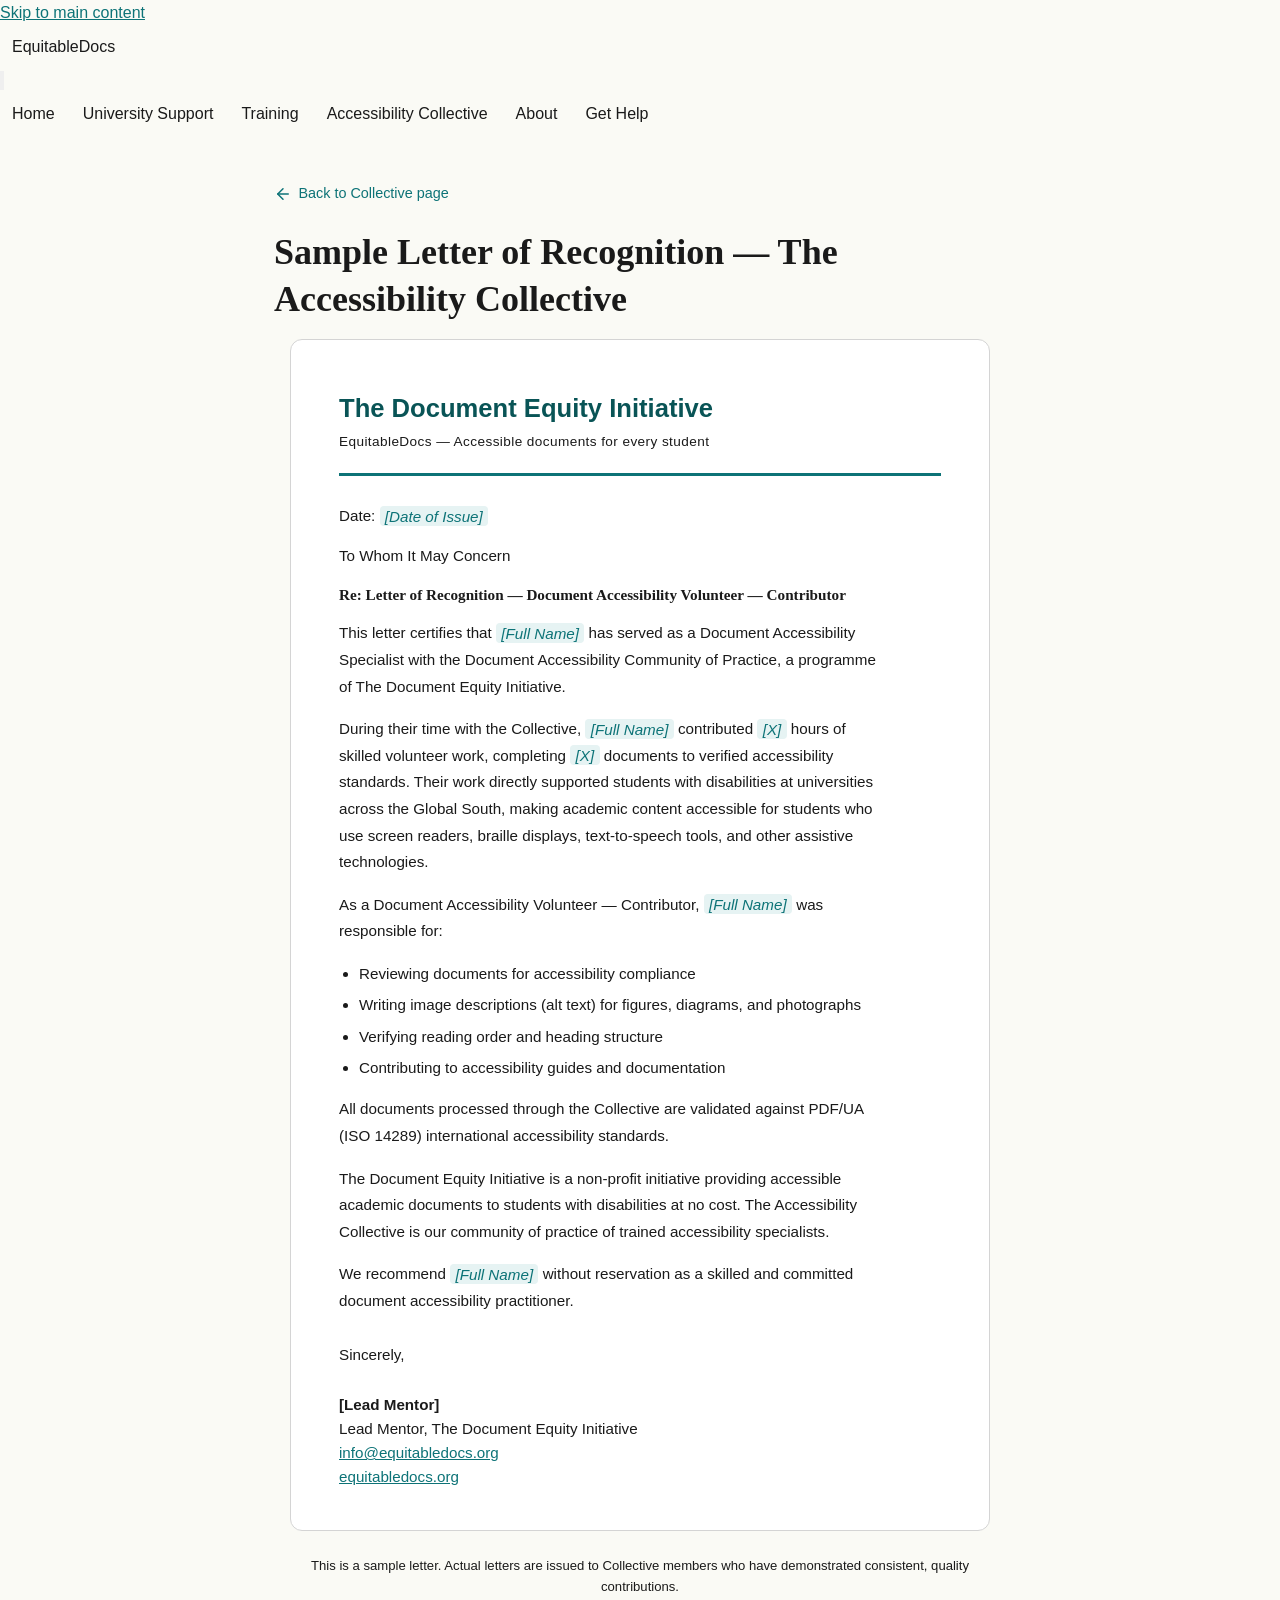
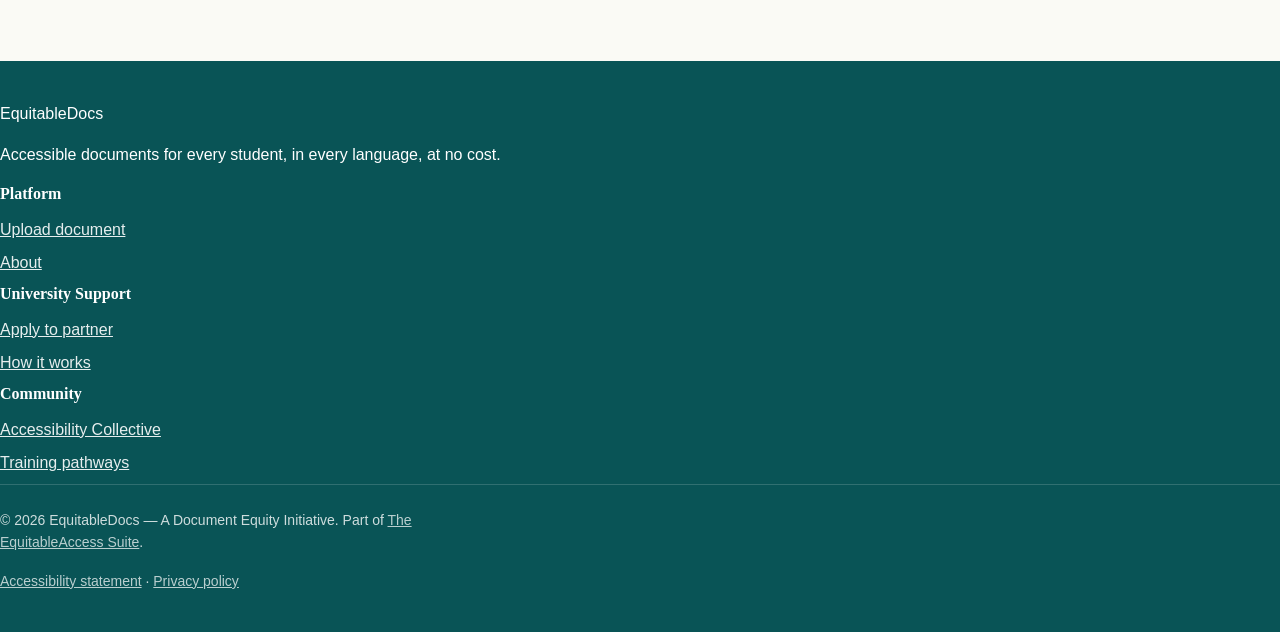
<file: sample-letter.html>
<!DOCTYPE html>
<html lang="en">
<head>
<meta charset="UTF-8">
<meta name="viewport" content="width=device-width, initial-scale=1.0">
<meta name="description" content="See a sample letter of recognition issued to Accessibility Collective members at EquitableDocs.">
<title>Sample Letter of Recognition — The Accessibility Collective</title>
<link rel="stylesheet" href="style.css">
<style>
/* ── Sample letter page-specific styles ── */
.letter-back {
  display: inline-flex;
  align-items: center;
  gap: .4rem;
  font-size: .9rem;
  font-weight: 500;
  color: var(--teal);
  text-decoration: none;
  margin-bottom: 1.5rem;
}
.letter-back:hover,
.letter-back:focus {
  text-decoration: underline;
}
.letter-card {
  background: #fff;
  border: 1px solid var(--border);
  border-radius: 12px;
  max-width: 700px;
  margin: 0 auto;
  padding: 3rem 3rem 2.5rem;
}
@media (max-width: 600px) {
  .letter-card {
    padding: 2rem 1.25rem 1.75rem;
  }
}
.letter-brand {
  font-family: var(--serif);
  font-size: 1.6rem;
  font-weight: 600;
  color: var(--teal-dark);
  margin-bottom: .15rem;
}
.letter-brand-sub {
  font-size: .85rem;
  color: var(--ink-muted);
  letter-spacing: .03em;
}
.letter-rule {
  border: none;
  border-top: 3px solid var(--teal);
  margin: 1.25rem 0 1.75rem;
}
.letter-date,
.letter-salutation,
.letter-re {
  margin-bottom: 1rem;
}
.letter-date {
  font-size: .95rem;
  color: var(--ink-mid);
}
.letter-salutation {
  font-size: .95rem;
  color: var(--ink);
}
.letter-re {
  font-size: .95rem;
  font-weight: 600;
  color: var(--ink);
}
.letter-body p {
  font-size: .95rem;
  color: var(--ink-mid);
  line-height: 1.75;
  margin-bottom: 1rem;
}
.letter-body ul {
  margin: .5rem 0 1rem 1.25rem;
  display: flex;
  flex-direction: column;
  gap: .4rem;
}
.letter-body ul li {
  font-size: .95rem;
  color: var(--ink-mid);
  line-height: 1.65;
}
.letter-sign {
  margin-top: 1.75rem;
}
.letter-sign p {
  font-size: .95rem;
  color: var(--ink-mid);
  line-height: 1.6;
  margin-bottom: 0;
}
.letter-sign .sign-name {
  font-weight: 600;
  color: var(--ink);
}
.letter-sign a {
  color: var(--teal);
}
.placeholder {
  color: var(--teal);
  font-style: italic;
  background: var(--teal-light);
  padding: .1em .35em;
  border-radius: 4px;
}
.letter-note {
  max-width: 700px;
  margin: 1.5rem auto 0;
  font-size: .82rem;
  color: var(--ink-muted);
  line-height: 1.6;
  text-align: center;
}
.letter-wrapper {
  max-width: 780px;
  margin: 0 auto;
  padding: 3rem 1.5rem 4rem;
}
</style>
</head>
<body>

<a href="#main-content" class="skip">Skip to main content</a>

<!-- Nav -->
<nav class="nav" aria-label="Main navigation">
  <div class="nav-in">
    <a href="index.html" class="nav-logo">EquitableDocs<span class="nav-dot" aria-hidden="true"></span></a>
    <button class="nav-toggle" aria-expanded="false" aria-controls="nav-menu" aria-label="Open menu">
      <svg aria-hidden="true" viewBox="0 0 24 24" fill="none" stroke="currentColor" stroke-width="2"><path d="M3 12h18M3 6h18M3 18h18"/></svg>
    </button>
    <ul class="nav-links" id="nav-menu" role="list">
      <li><a href="index.html">Home</a></li>
      <li><a href="universities.html">University Support</a></li>
      <li><a href="training.html">Training</a></li>
      <li><a href="accessibility-collective.html">Accessibility Collective</a></li>
      <li><a href="about.html">About</a></li>
      <li><a href="get-help.html" class="nav-cta">Get Help</a></li>
    </ul>
  </div>
</nav>

<main id="main-content">

<div class="letter-wrapper">
  <a href="accessibility-collective.html" class="letter-back" aria-label="Back to the Collective page">
    <svg aria-hidden="true" width="18" height="18" viewBox="0 0 24 24" fill="none" stroke="currentColor" stroke-width="2" stroke-linecap="round" stroke-linejoin="round"><path d="M19 12H5"/><path d="M12 19l-7-7 7-7"/></svg>
    Back to Collective page
  </a>

  <h1 class="sr-only">Sample Letter of Recognition — The Accessibility Collective</h1>

  <div class="letter-card" role="article" aria-label="Sample letter of recognition">
    <p class="letter-brand">The Document Equity Initiative</p>
    <p class="letter-brand-sub">EquitableDocs — Accessible documents for every student</p>

    <hr class="letter-rule" aria-hidden="true">

    <p class="letter-date">Date: <span class="placeholder">[Date of Issue]</span></p>

    <p class="letter-salutation">To Whom It May Concern</p>

    <h2 class="letter-re">Re: Letter of Recognition — Document Accessibility Volunteer — Contributor</h2>

    <div class="letter-body">
      <p>This letter certifies that <span class="placeholder">[Full Name]</span> has served as a Document Accessibility Specialist with the Document Accessibility Community of Practice, a programme of The Document Equity Initiative.</p>

      <p>During their time with the Collective, <span class="placeholder">[Full Name]</span> contributed <span class="placeholder">[X]</span> hours of skilled volunteer work, completing <span class="placeholder">[X]</span> documents to verified accessibility standards. Their work directly supported students with disabilities at universities across the Global South, making academic content accessible for students who use screen readers, braille displays, text-to-speech tools, and other assistive technologies.</p>

      <p>As a Document Accessibility Volunteer — Contributor, <span class="placeholder">[Full Name]</span> was responsible for:</p>

      <ul>
        <li>Reviewing documents for accessibility compliance</li>
        <li>Writing image descriptions (alt text) for figures, diagrams, and photographs</li>
        <li>Verifying reading order and heading structure</li>
        <li>Contributing to accessibility guides and documentation</li>
      </ul>

      <p>All documents processed through the Collective are validated against PDF/UA (ISO 14289) international accessibility standards.</p>

      <p>The Document Equity Initiative is a non-profit initiative providing accessible academic documents to students with disabilities at no cost. The Accessibility Collective is our community of practice of trained accessibility specialists.</p>

      <p>We recommend <span class="placeholder">[Full Name]</span> without reservation as a skilled and committed document accessibility practitioner.</p>
    </div>

    <div class="letter-sign">
      <p>Sincerely,</p>
      <br>
      <p class="sign-name">[Lead Mentor]</p>
      <p>Lead Mentor, The Document Equity Initiative</p>
      <p><a href="mailto:info@equitabledocs.org">info@equitabledocs.org</a></p>
      <p><a href="https://equitabledocs.org">equitabledocs.org</a></p>
    </div>
  </div>

  <p class="letter-note">This is a sample letter. Actual letters are issued to Collective members who have demonstrated consistent, quality contributions.</p>
</div>

</main>

<!-- Footer -->
<footer class="footer" role="contentinfo">
  <div class="footer-in">
    <div class="footer-top">
      <div>
        <p class="footer-brand">EquitableDocs</p>
        <p class="footer-tag">Accessible documents for every student, in every language, at no cost.</p>
      </div>
      <nav class="footer-cols" aria-label="Footer navigation">
        <div class="footer-col">
          <h3>Platform</h3>
          <ul>
            <li><a href="upload.html">Upload document</a></li>
            <li><a href="about.html">About</a></li>
          </ul>
        </div>
        <div class="footer-col">
          <h3>University Support</h3>
          <ul>
            <li><a href="universities.html#apply">Apply to partner</a></li>
            <li><a href="universities.html#pipeline">How it works</a></li>
          </ul>
        </div>
        <div class="footer-col">
          <h3>Community</h3>
          <ul>
            <li><a href="accessibility-collective.html">Accessibility Collective</a></li>
            <li><a href="training.html">Training pathways</a></li>
          </ul>
        </div>
      </nav>
    </div>
    <div class="footer-bottom">
      <p>&copy; 2026 EquitableDocs &mdash; A Document Equity Initiative. Part of <a href="index.html">The EquitableAccess Suite</a>.</p>
      <p><a href="accessibility.html">Accessibility statement</a> &middot; <a href="privacy.html">Privacy policy</a></p>
    </div>
  </div>
</footer>

<script>
(function() {
  var toggle = document.querySelector('.nav-toggle');
  var menu = document.getElementById('nav-menu');
  if (!toggle || !menu) return;
  toggle.addEventListener('click', function() {
    var open = menu.classList.toggle('open');
    toggle.setAttribute('aria-expanded', open);
  });
})();
</script>
</body>
</html>
</file>
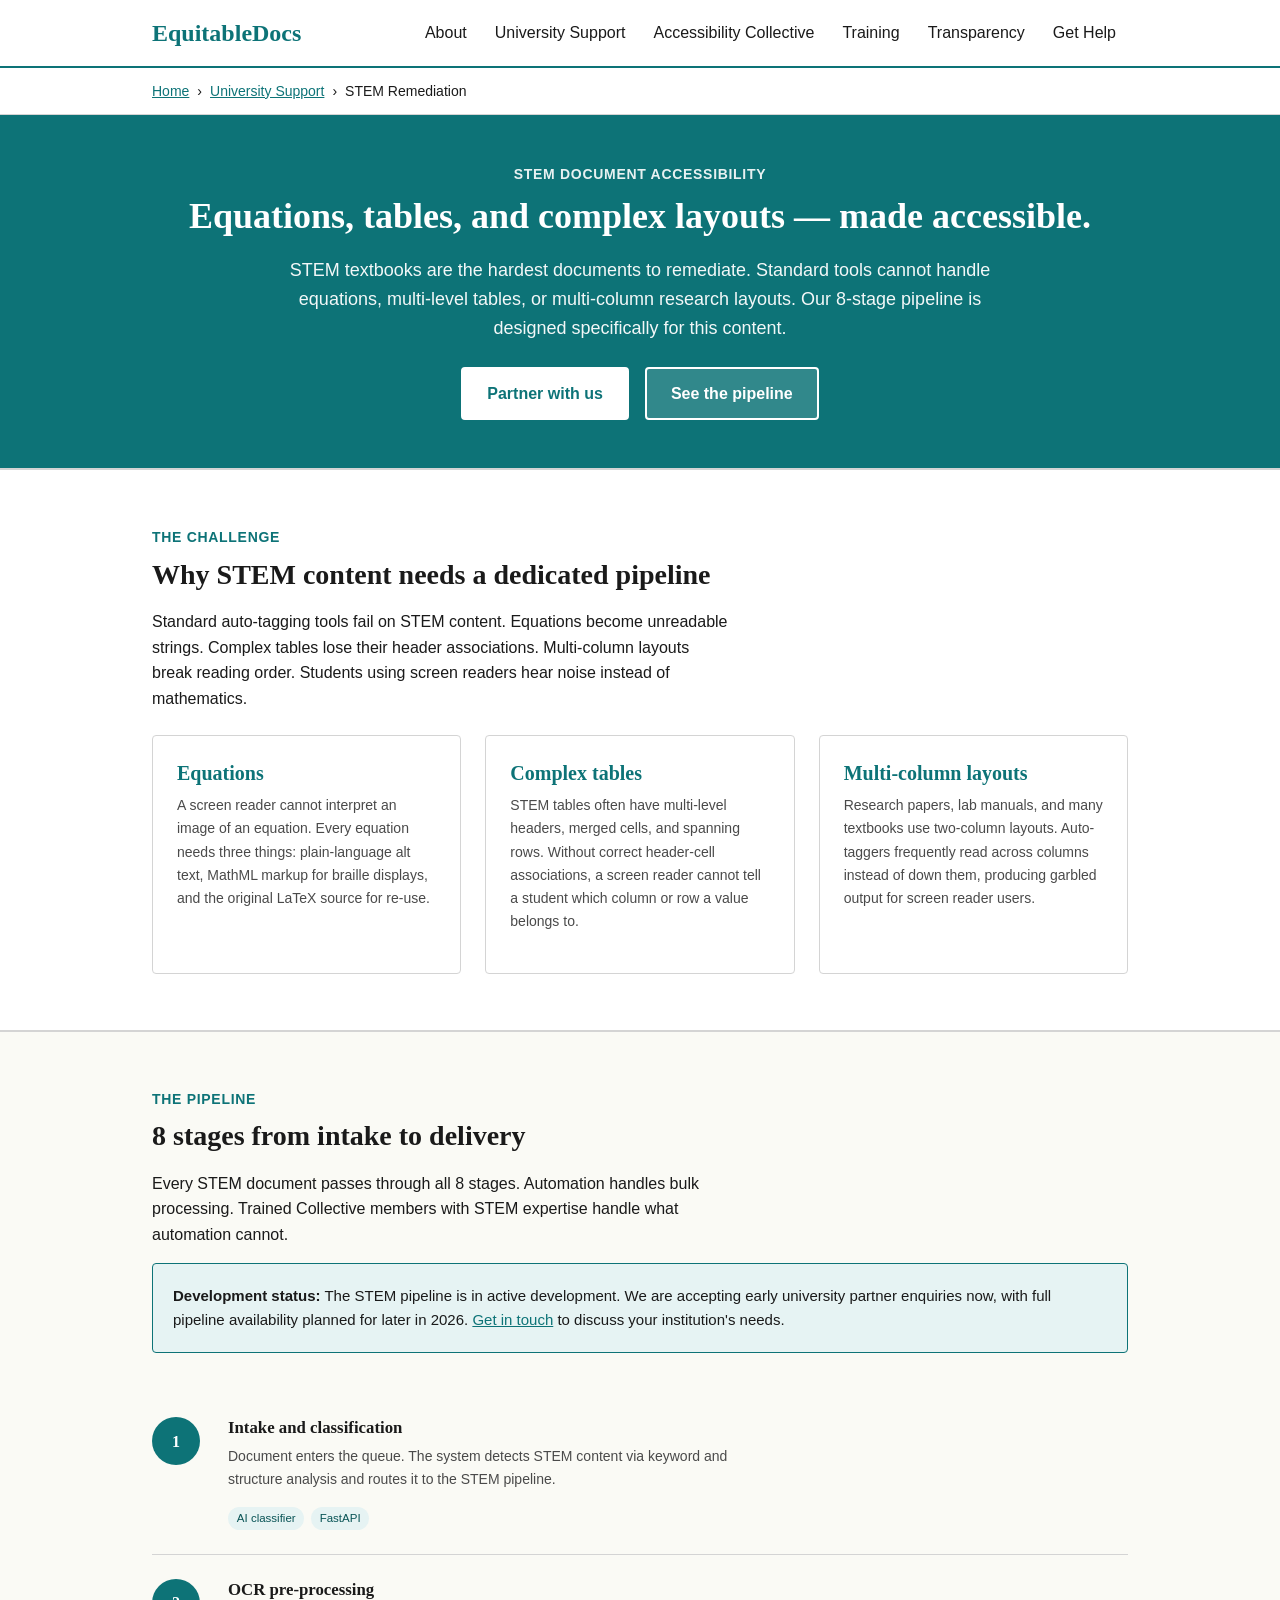
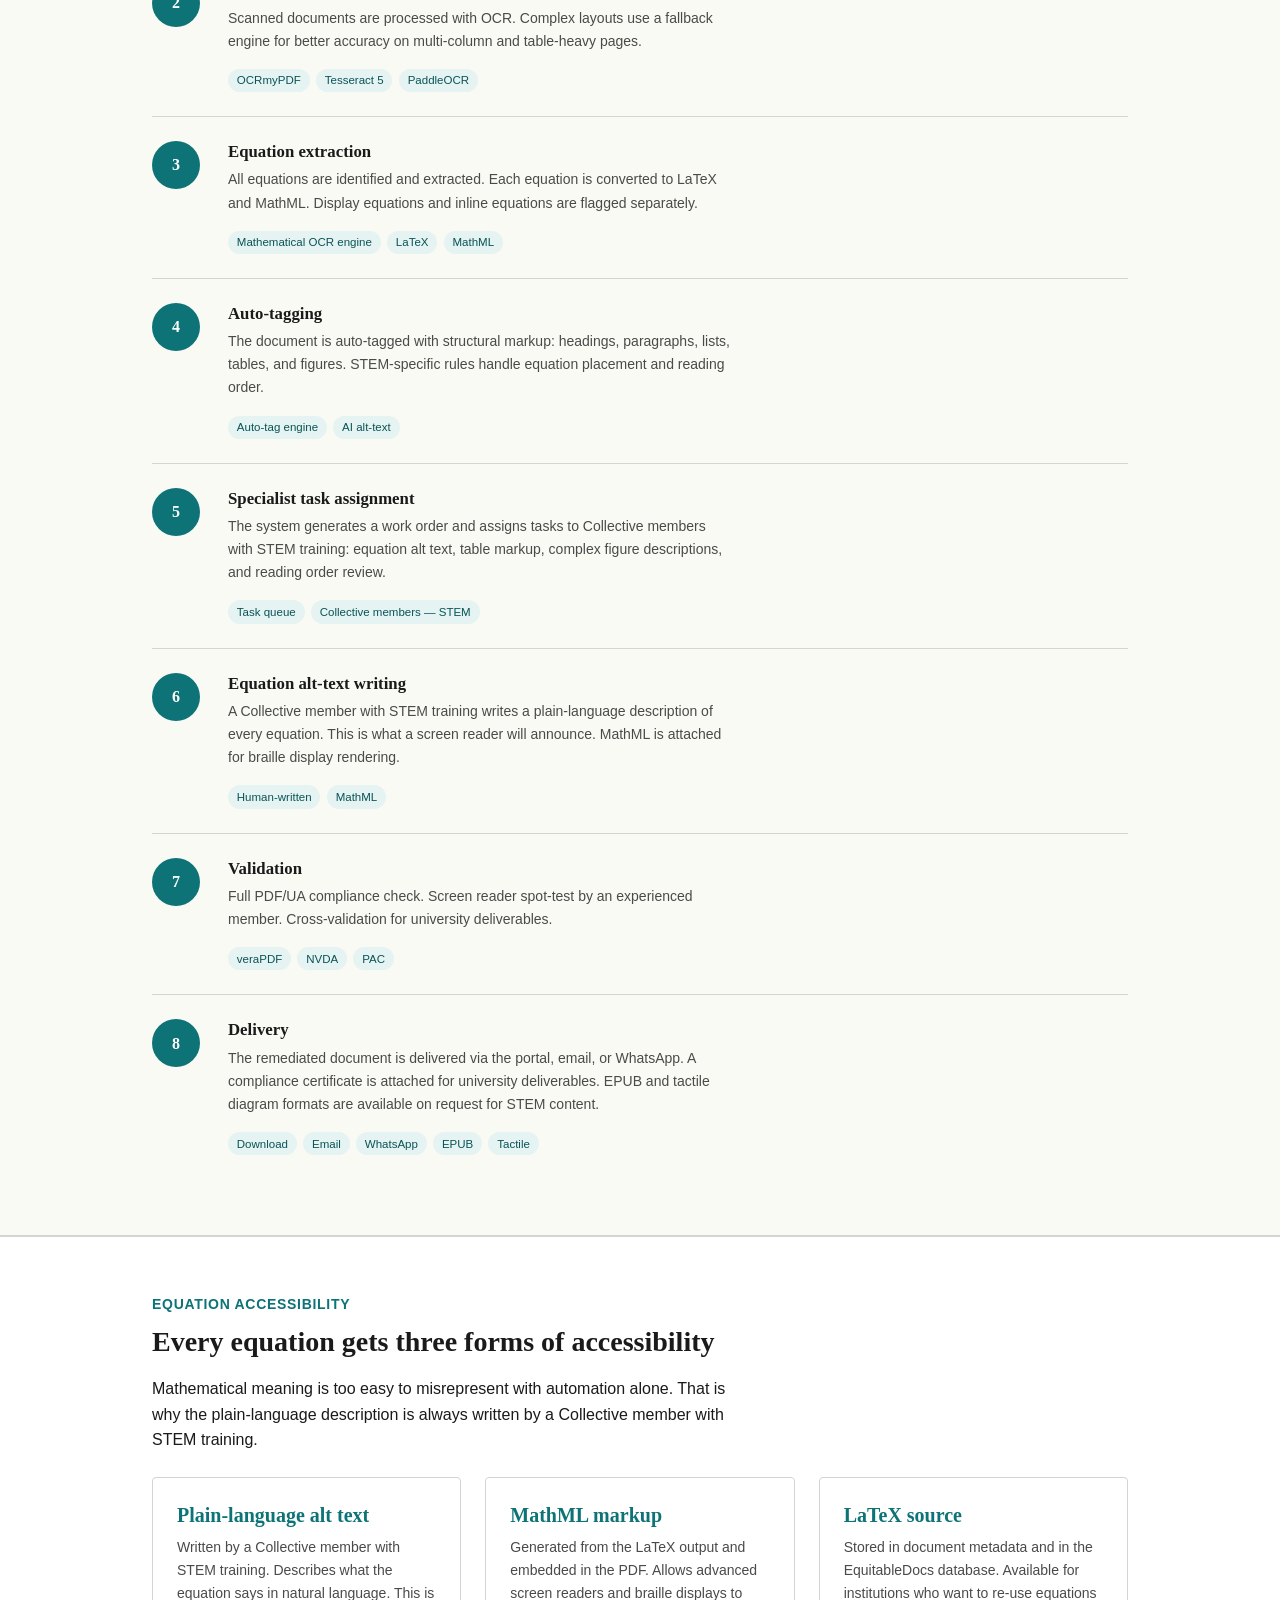
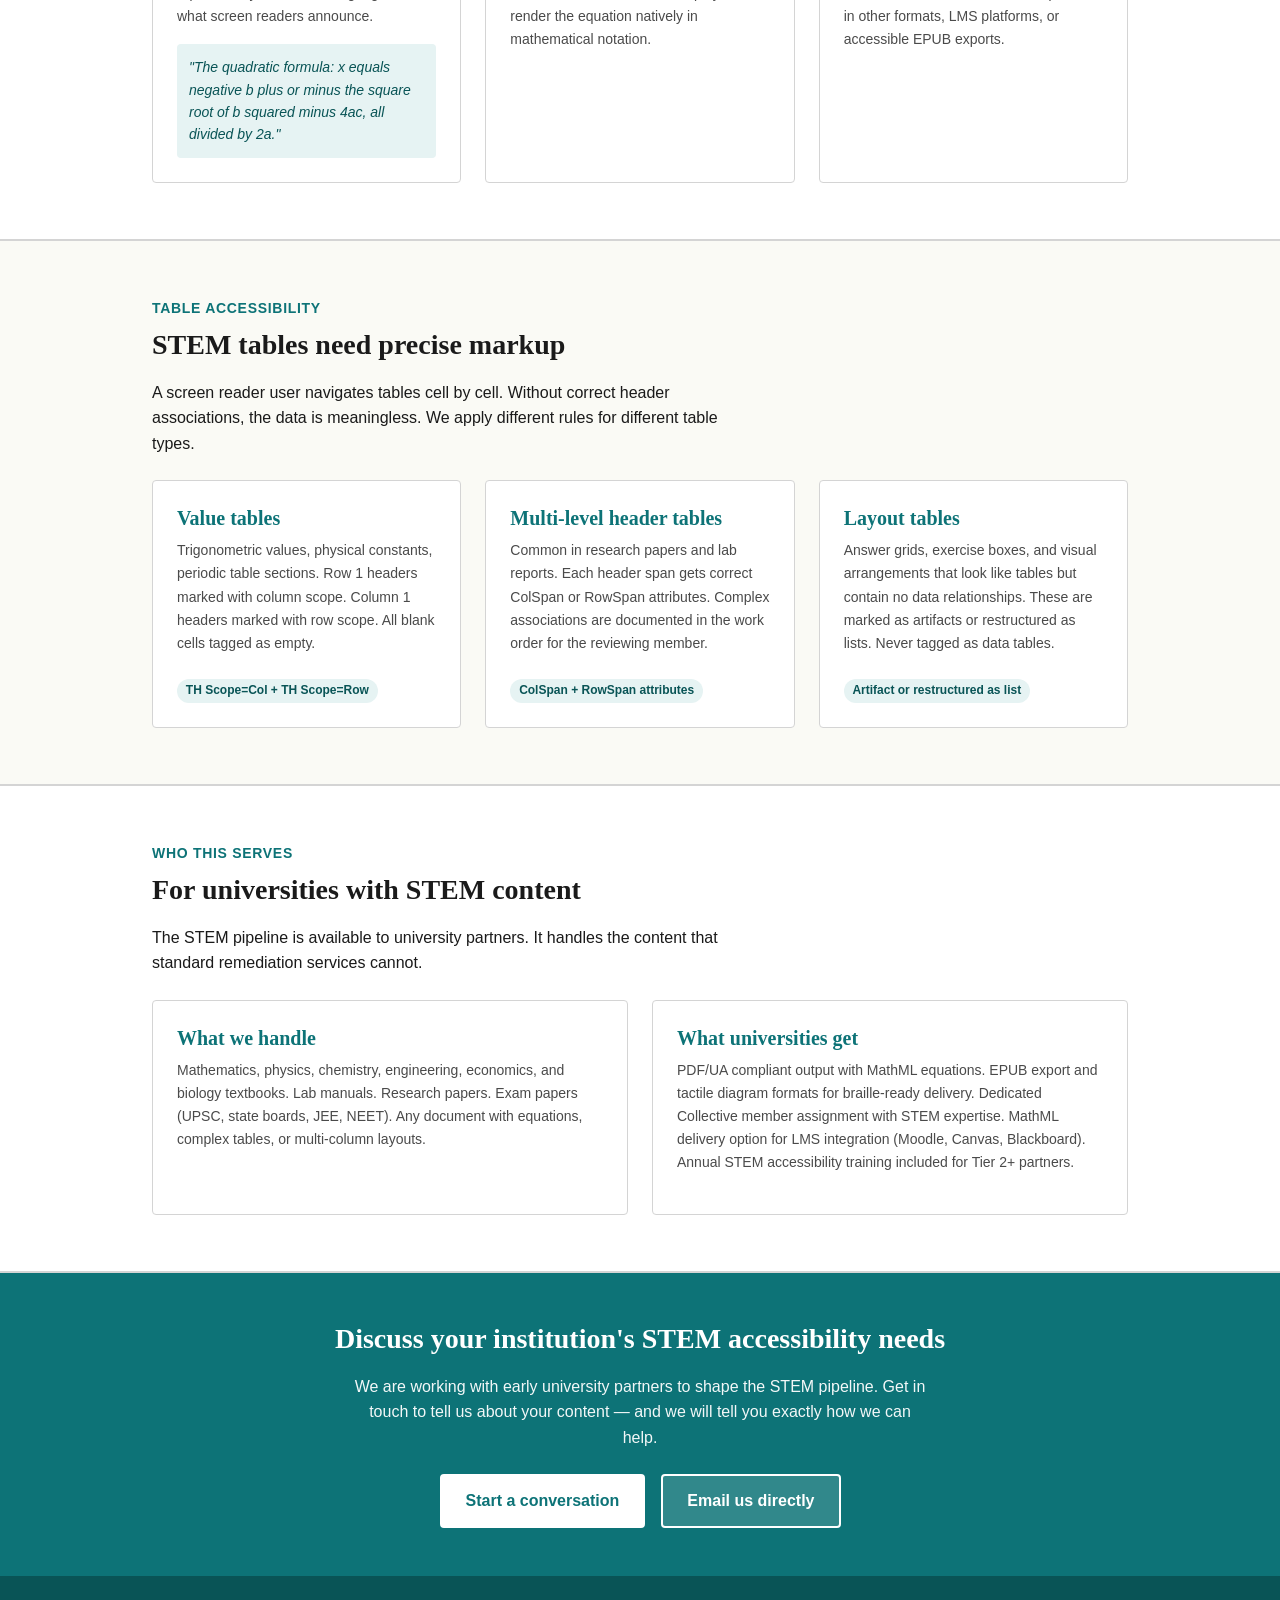
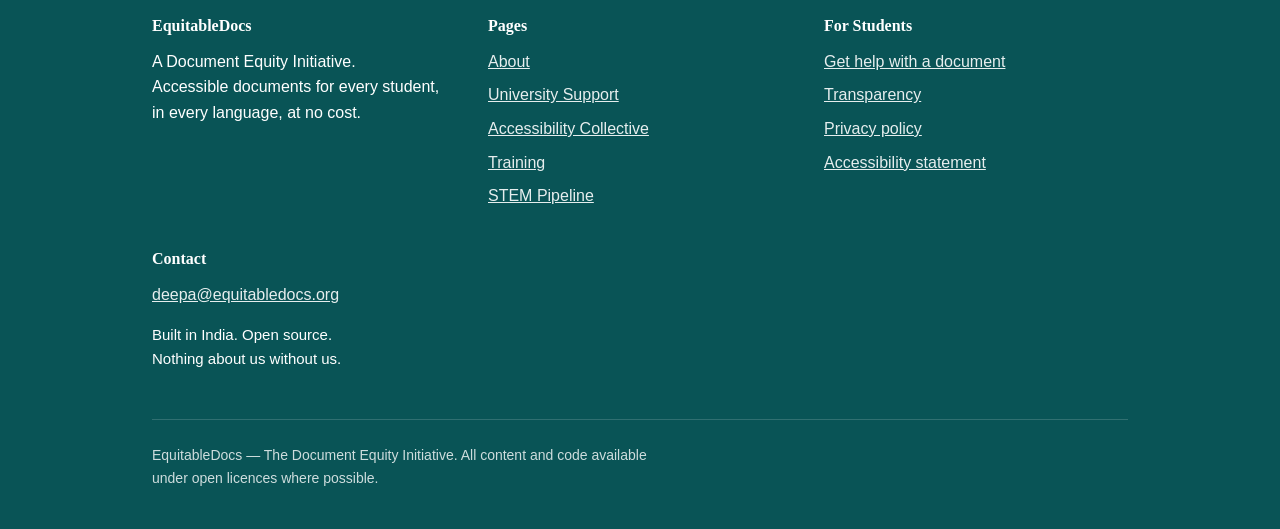
<file: stem.html>
<!DOCTYPE html>
<html lang="en">
<head>
  <meta charset="UTF-8">
  <meta name="viewport" content="width=device-width, initial-scale=1.0">
  <meta name="description" content="EquitableDocs remediates STEM textbooks with equations, complex tables, and multi-column layouts. MathML output, plain-language equation descriptions, and PDF/UA compliance for university STEM content.">
  <title>STEM Document Accessibility — EquitableDocs</title>
  <link rel="stylesheet" href="style.css">
  <style>
    /* ── STEM page-specific overrides ── */
    .hero p { max-width: 40em; margin-left: auto; margin-right: auto; }
    .hero .cta-group { justify-content: center; }
  </style>
</head>
<body>

<a href="#main" class="skip-link">Skip to main content</a>

<header>
  <div class="container header-inner">
    <a href="/" class="site-name" aria-label="EquitableDocs home">EquitableDocs</a>
    <button class="menu-toggle" aria-expanded="false" aria-controls="main-nav" aria-label="Open menu">
      <svg class="icon-open" aria-hidden="true" width="24" height="24" viewBox="0 0 24 24" fill="none" stroke="currentColor" stroke-width="2"><path d="M3 6h18M3 12h18M3 18h18"/></svg>
      <svg class="icon-close" aria-hidden="true" width="24" height="24" viewBox="0 0 24 24" fill="none" stroke="currentColor" stroke-width="2"><path d="M18 6L6 18M6 6l12 12"/></svg>
    </button>
    <nav aria-label="Main navigation">
      <ul id="main-nav">
        <li><a href="/about">About</a></li>
        <li><a href="/universities">University Support</a></li>
        <li><a href="/accessibility-collective">Accessibility Collective</a></li>
        <li><a href="/training">Training</a></li>
        <li><a href="/transparency">Transparency</a></li>
        <li><a href="/get-help">Get Help</a></li>
      </ul>
    </nav>
  </div>
</header>

<main id="main">

<nav aria-label="Breadcrumb" style="padding: 0.75rem 0; background: var(--white); border-bottom: 1px solid var(--border); font-size: 0.875rem;">
  <div class="container">
    <ol role="list" style="list-style: none; display: flex; gap: 0.5rem; margin: 0;">
      <li><a href="/">Home</a></li>
      <li aria-hidden="true">&#8250;</li>
      <li><a href="/universities">University Support</a></li>
      <li aria-hidden="true">&#8250;</li>
      <li><span aria-current="page">STEM Remediation</span></li>
    </ol>
  </div>
</nav>

<!-- HERO -->
<section class="hero" aria-labelledby="hero-h" style="text-align: center;">
  <div class="container">
    <span class="eyebrow" style="color: var(--white); opacity: 0.9;">STEM Document Accessibility</span>
    <h1 id="hero-h">Equations, tables, and complex layouts — made accessible.</h1>
    <p>STEM textbooks are the hardest documents to remediate. Standard tools cannot handle equations, multi-level tables, or multi-column research layouts. Our 8-stage pipeline is designed specifically for this content.</p>
    <div class="cta-group">
      <a href="/universities" class="btn btn-primary">Partner with us</a>
      <a href="#pipeline" class="btn btn-outline-w">See the pipeline</a>
    </div>
  </div>
</section>

<!-- THE CHALLENGE -->
<section aria-labelledby="problem-h" style="background: var(--white);">
  <div class="container">
    <span class="eyebrow">The challenge</span>
    <h2 id="problem-h">Why STEM content needs a dedicated pipeline</h2>
    <p>Standard auto-tagging tools fail on STEM content. Equations become unreadable strings. Complex tables lose their header associations. Multi-column layouts break reading order. Students using screen readers hear noise instead of mathematics.</p>
    <div class="eq-grid">
      <div class="eq-card">
        <h3>Equations</h3>
        <p>A screen reader cannot interpret an image of an equation. Every equation needs three things: plain-language alt text, MathML markup for braille displays, and the original LaTeX source for re-use.</p>
      </div>
      <div class="eq-card">
        <h3>Complex tables</h3>
        <p>STEM tables often have multi-level headers, merged cells, and spanning rows. Without correct header-cell associations, a screen reader cannot tell a student which column or row a value belongs to.</p>
      </div>
      <div class="eq-card">
        <h3>Multi-column layouts</h3>
        <p>Research papers, lab manuals, and many textbooks use two-column layouts. Auto-taggers frequently read across columns instead of down them, producing garbled output for screen reader users.</p>
      </div>
    </div>
  </div>
</section>

<!-- THE PIPELINE -->
<section id="pipeline" aria-labelledby="pipeline-h" style="background: var(--cream);">
  <div class="container">
    <span class="eyebrow">The pipeline</span>
    <h2 id="pipeline-h">8 stages from intake to delivery</h2>
    <p>Every STEM document passes through all 8 stages. Automation handles bulk processing. Trained Collective members with STEM expertise handle what automation cannot.</p>

    <div class="pipeline-status" role="note">
      <strong>Development status:</strong> The STEM pipeline is in active development. We are accepting early university partner enquiries now, with full pipeline availability planned for later in 2026. <a href="/universities#apply">Get in touch</a> to discuss your institution's needs.
    </div>

    <div class="pipeline-list" style="margin-top: 2.5rem;">

      <div class="pipeline-stage">
        <div class="stage-num" aria-hidden="true">1</div>
        <div class="stage-content">
          <h3>Intake and classification</h3>
          <p>Document enters the queue. The system detects STEM content via keyword and structure analysis and routes it to the STEM pipeline.</p>
          <div class="stage-tools"><span class="stage-tool">AI classifier</span><span class="stage-tool">FastAPI</span></div>
        </div>
      </div>

      <div class="pipeline-stage">
        <div class="stage-num" aria-hidden="true">2</div>
        <div class="stage-content">
          <h3>OCR pre-processing</h3>
          <p>Scanned documents are processed with OCR. Complex layouts use a fallback engine for better accuracy on multi-column and table-heavy pages.</p>
          <div class="stage-tools"><span class="stage-tool">OCRmyPDF</span><span class="stage-tool">Tesseract 5</span><span class="stage-tool">PaddleOCR</span></div>
        </div>
      </div>

      <div class="pipeline-stage">
        <div class="stage-num" aria-hidden="true">3</div>
        <div class="stage-content">
          <h3>Equation extraction</h3>
          <p>All equations are identified and extracted. Each equation is converted to LaTeX and MathML. Display equations and inline equations are flagged separately.</p>
          <div class="stage-tools"><span class="stage-tool">Mathematical OCR engine</span><span class="stage-tool">LaTeX</span><span class="stage-tool">MathML</span></div>
        </div>
      </div>

      <div class="pipeline-stage">
        <div class="stage-num" aria-hidden="true">4</div>
        <div class="stage-content">
          <h3>Auto-tagging</h3>
          <p>The document is auto-tagged with structural markup: headings, paragraphs, lists, tables, and figures. STEM-specific rules handle equation placement and reading order.</p>
          <div class="stage-tools"><span class="stage-tool">Auto-tag engine</span><span class="stage-tool">AI alt-text</span></div>
        </div>
      </div>

      <div class="pipeline-stage">
        <div class="stage-num" aria-hidden="true">5</div>
        <div class="stage-content">
          <h3>Specialist task assignment</h3>
          <p>The system generates a work order and assigns tasks to Collective members with STEM training: equation alt text, table markup, complex figure descriptions, and reading order review.</p>
          <div class="stage-tools"><span class="stage-tool">Task queue</span><span class="stage-tool">Collective members — STEM</span></div>
        </div>
      </div>

      <div class="pipeline-stage">
        <div class="stage-num" aria-hidden="true">6</div>
        <div class="stage-content">
          <h3>Equation alt-text writing</h3>
          <p>A Collective member with STEM training writes a plain-language description of every equation. This is what a screen reader will announce. MathML is attached for braille display rendering.</p>
          <div class="stage-tools"><span class="stage-tool">Human-written</span><span class="stage-tool">MathML</span></div>
        </div>
      </div>

      <div class="pipeline-stage">
        <div class="stage-num" aria-hidden="true">7</div>
        <div class="stage-content">
          <h3>Validation</h3>
          <p>Full PDF/UA compliance check. Screen reader spot-test by an experienced member. Cross-validation for university deliverables.</p>
          <div class="stage-tools"><span class="stage-tool">veraPDF</span><span class="stage-tool">NVDA</span><span class="stage-tool">PAC</span></div>
        </div>
      </div>

      <div class="pipeline-stage">
        <div class="stage-num" aria-hidden="true">8</div>
        <div class="stage-content">
          <h3>Delivery</h3>
          <p>The remediated document is delivered via the portal, email, or WhatsApp. A compliance certificate is attached for university deliverables. EPUB and tactile diagram formats are available on request for STEM content.</p>
          <div class="stage-tools"><span class="stage-tool">Download</span><span class="stage-tool">Email</span><span class="stage-tool">WhatsApp</span><span class="stage-tool">EPUB</span><span class="stage-tool">Tactile</span></div>
        </div>
      </div>

    </div>
  </div>
</section>

<!-- EQUATION ACCESSIBILITY -->
<section aria-labelledby="eq-standards-h" style="background: var(--white);">
  <div class="container">
    <span class="eyebrow">Equation accessibility</span>
    <h2 id="eq-standards-h">Every equation gets three forms of accessibility</h2>
    <p>Mathematical meaning is too easy to misrepresent with automation alone. That is why the plain-language description is always written by a Collective member with STEM training.</p>
    <div class="eq-grid">
      <div class="eq-card">
        <h3>Plain-language alt text</h3>
        <p>Written by a Collective member with STEM training. Describes what the equation says in natural language. This is what screen readers announce.</p>
        <div class="eq-example">"The quadratic formula: x equals negative b plus or minus the square root of b squared minus 4ac, all divided by 2a."</div>
      </div>
      <div class="eq-card">
        <h3>MathML markup</h3>
        <p>Generated from the LaTeX output and embedded in the PDF. Allows advanced screen readers and braille displays to render the equation natively in mathematical notation.</p>
      </div>
      <div class="eq-card">
        <h3>LaTeX source</h3>
        <p>Stored in document metadata and in the EquitableDocs database. Available for institutions who want to re-use equations in other formats, LMS platforms, or accessible EPUB exports.</p>
      </div>
    </div>
  </div>
</section>

<!-- TABLE ACCESSIBILITY -->
<section aria-labelledby="tables-h" style="background: var(--cream);">
  <div class="container">
    <span class="eyebrow">Table accessibility</span>
    <h2 id="tables-h">STEM tables need precise markup</h2>
    <p>A screen reader user navigates tables cell by cell. Without correct header associations, the data is meaningless. We apply different rules for different table types.</p>
    <div class="table-types">
      <div class="table-type">
        <h3>Value tables</h3>
        <p>Trigonometric values, physical constants, periodic table sections. Row 1 headers marked with column scope. Column 1 headers marked with row scope. All blank cells tagged as empty.</p>
        <span class="table-type-rule">TH Scope=Col + TH Scope=Row</span>
      </div>
      <div class="table-type">
        <h3>Multi-level header tables</h3>
        <p>Common in research papers and lab reports. Each header span gets correct ColSpan or RowSpan attributes. Complex associations are documented in the work order for the reviewing member.</p>
        <span class="table-type-rule">ColSpan + RowSpan attributes</span>
      </div>
      <div class="table-type">
        <h3>Layout tables</h3>
        <p>Answer grids, exercise boxes, and visual arrangements that look like tables but contain no data relationships. These are marked as artifacts or restructured as lists. Never tagged as data tables.</p>
        <span class="table-type-rule">Artifact or restructured as list</span>
      </div>
    </div>
  </div>
</section>

<!-- WHO THIS SERVES -->
<section aria-labelledby="who-h" style="background: var(--white);">
  <div class="container">
    <span class="eyebrow">Who this serves</span>
    <h2 id="who-h">For universities with STEM content</h2>
    <p>The STEM pipeline is available to university partners. It handles the content that standard remediation services cannot.</p>
    <div class="eq-grid">
      <div class="eq-card">
        <h3>What we handle</h3>
        <p>Mathematics, physics, chemistry, engineering, economics, and biology textbooks. Lab manuals. Research papers. Exam papers (UPSC, state boards, JEE, NEET). Any document with equations, complex tables, or multi-column layouts.</p>
      </div>
      <div class="eq-card">
        <h3>What universities get</h3>
        <p>PDF/UA compliant output with MathML equations. EPUB export and tactile diagram formats for braille-ready delivery. Dedicated Collective member assignment with STEM expertise. MathML delivery option for LMS integration (Moodle, Canvas, Blackboard). Annual STEM accessibility training included for Tier 2+ partners.</p>
      </div>
    </div>
  </div>
</section>

<!-- CTA -->
<section class="cta-section" aria-labelledby="cta-h">
  <div class="container">
    <h2 id="cta-h">Discuss your institution's STEM accessibility needs</h2>
    <p>We are working with early university partners to shape the STEM pipeline. Get in touch to tell us about your content — and we will tell you exactly how we can help.</p>
    <div class="cta-group" style="justify-content: center;">
      <a href="/universities" class="btn btn-primary">Start a conversation</a>
      <a href="mailto:deepa@equitabledocs.org" class="btn btn-outline-w">Email us directly</a>
    </div>
  </div>
</section>

</main>

<footer>
  <div class="container">
    <div class="footer-grid">
      <div>
        <h3>EquitableDocs</h3>
        <p>A Document Equity Initiative.<br>Accessible documents for every student, in every language, at no cost.</p>
      </div>
      <div>
        <h3>Pages</h3>
        <ul>
          <li><a href="/about">About</a></li>
          <li><a href="/universities">University Support</a></li>
          <li><a href="/accessibility-collective">Accessibility Collective</a></li>
          <li><a href="/training">Training</a></li>
          <li><a href="/stem" aria-current="page">STEM Pipeline</a></li>
        </ul>
      </div>
      <div>
        <h3>For Students</h3>
        <ul>
          <li><a href="/get-help">Get help with a document</a></li>
          <li><a href="/transparency">Transparency</a></li>
          <li><a href="/privacy">Privacy policy</a></li>
          <li><a href="/accessibility">Accessibility statement</a></li>
        </ul>
      </div>
      <div>
        <h3>Contact</h3>
        <p><a href="mailto:deepa@equitabledocs.org">deepa@equitabledocs.org</a></p>
        <p style="margin-top: 0.5rem; font-size: 0.9375rem;">
          Built in India. Open source.<br>
          Nothing about us without us.
        </p>
      </div>
    </div>
    <div class="footer-bottom">
      <p>EquitableDocs — The Document Equity Initiative. All content and code available under open licences where possible.</p>
    </div>
  </div>
</footer>

<script>
(function() {
  var toggle = document.querySelector('.menu-toggle');
  var menu = document.getElementById('main-nav');
  if (!toggle || !menu) return;
  toggle.addEventListener('click', function() {
    var open = menu.classList.toggle('is-open');
    toggle.setAttribute('aria-expanded', open);
  });
})();
</script>

</body>
</html>
</file>
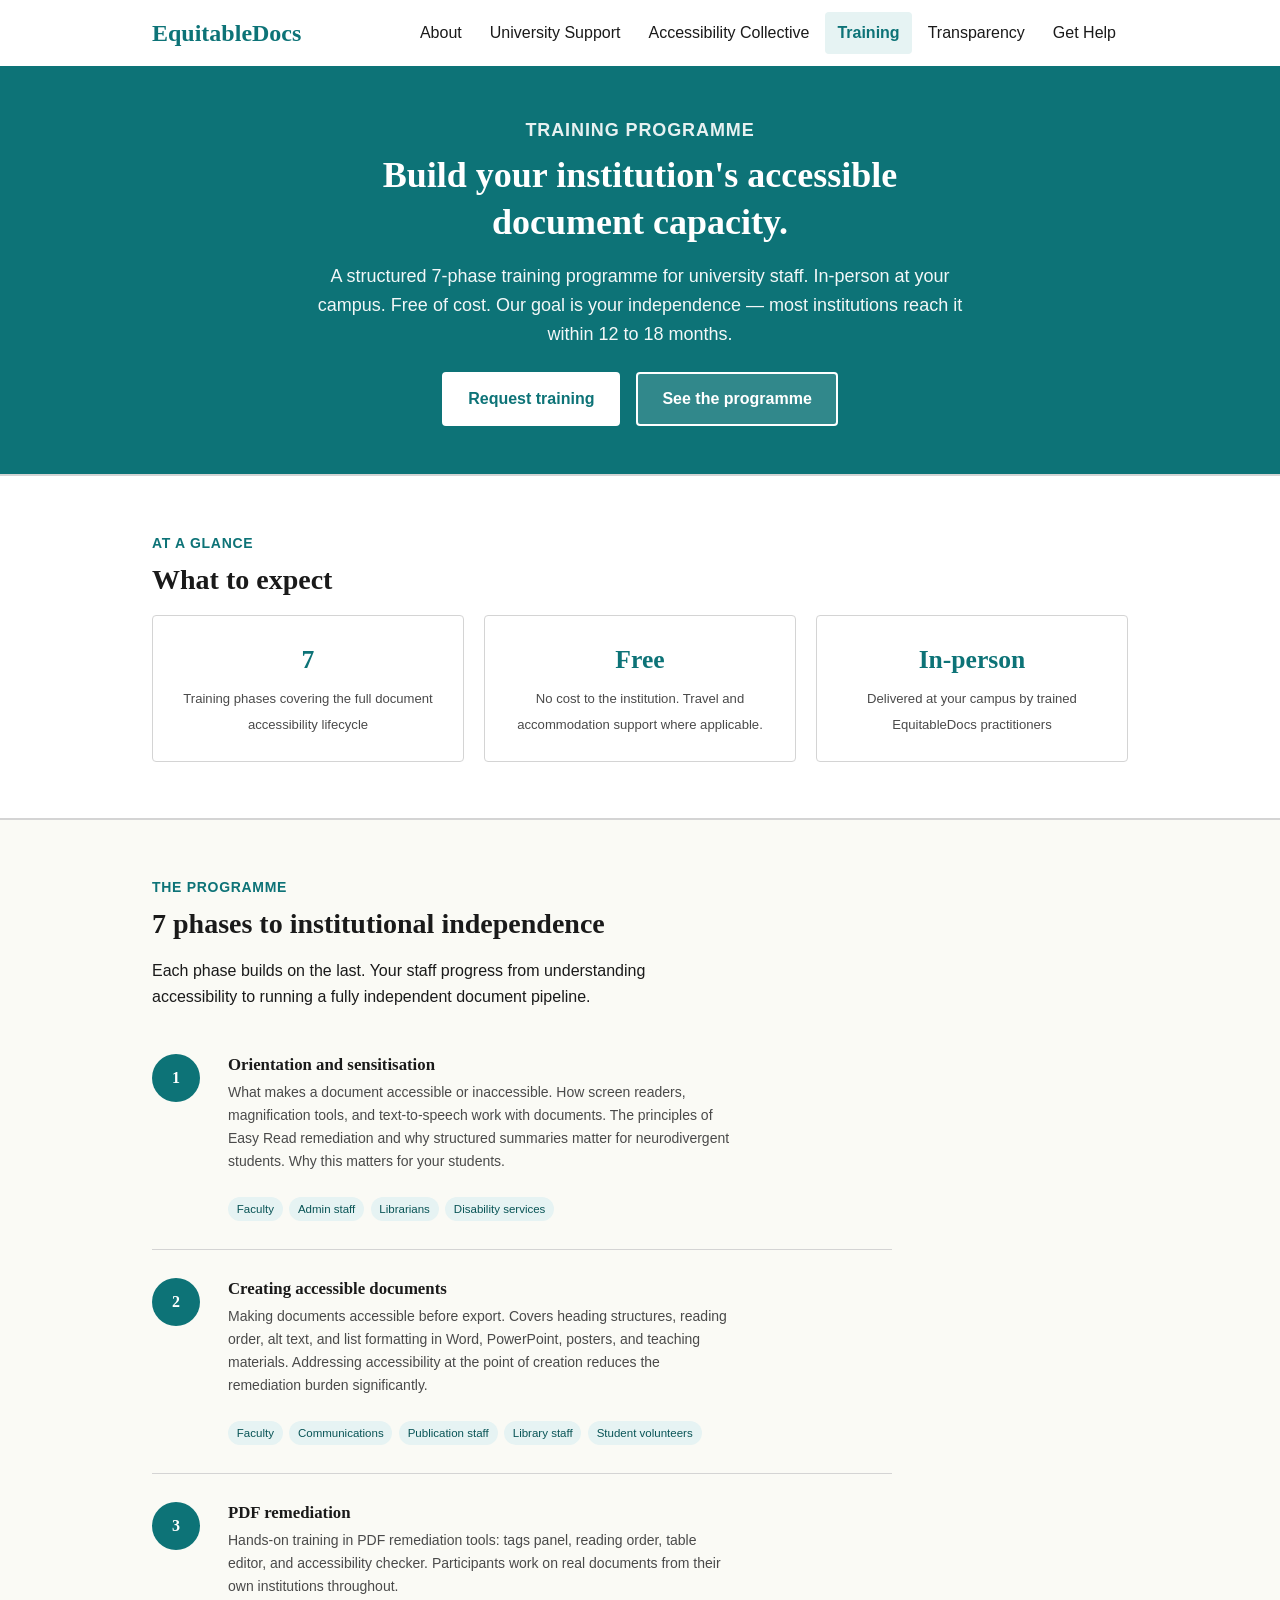
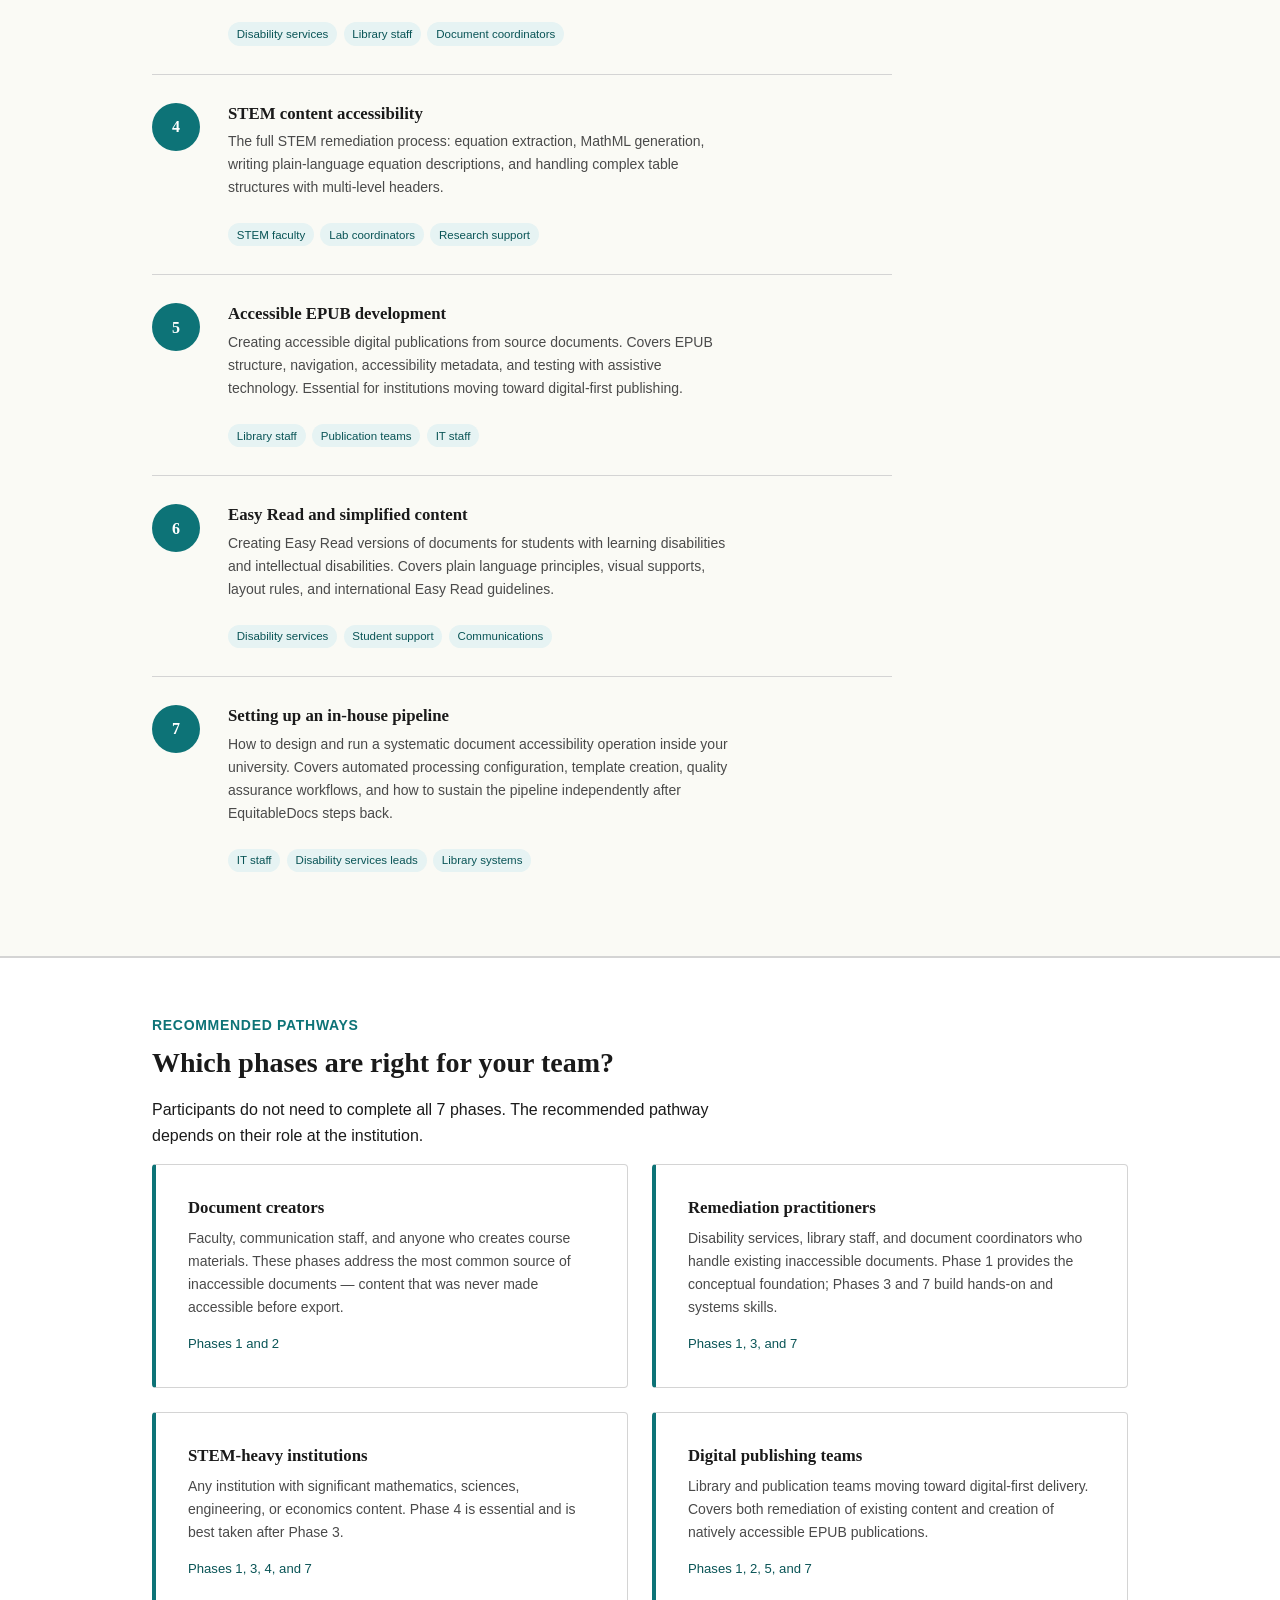
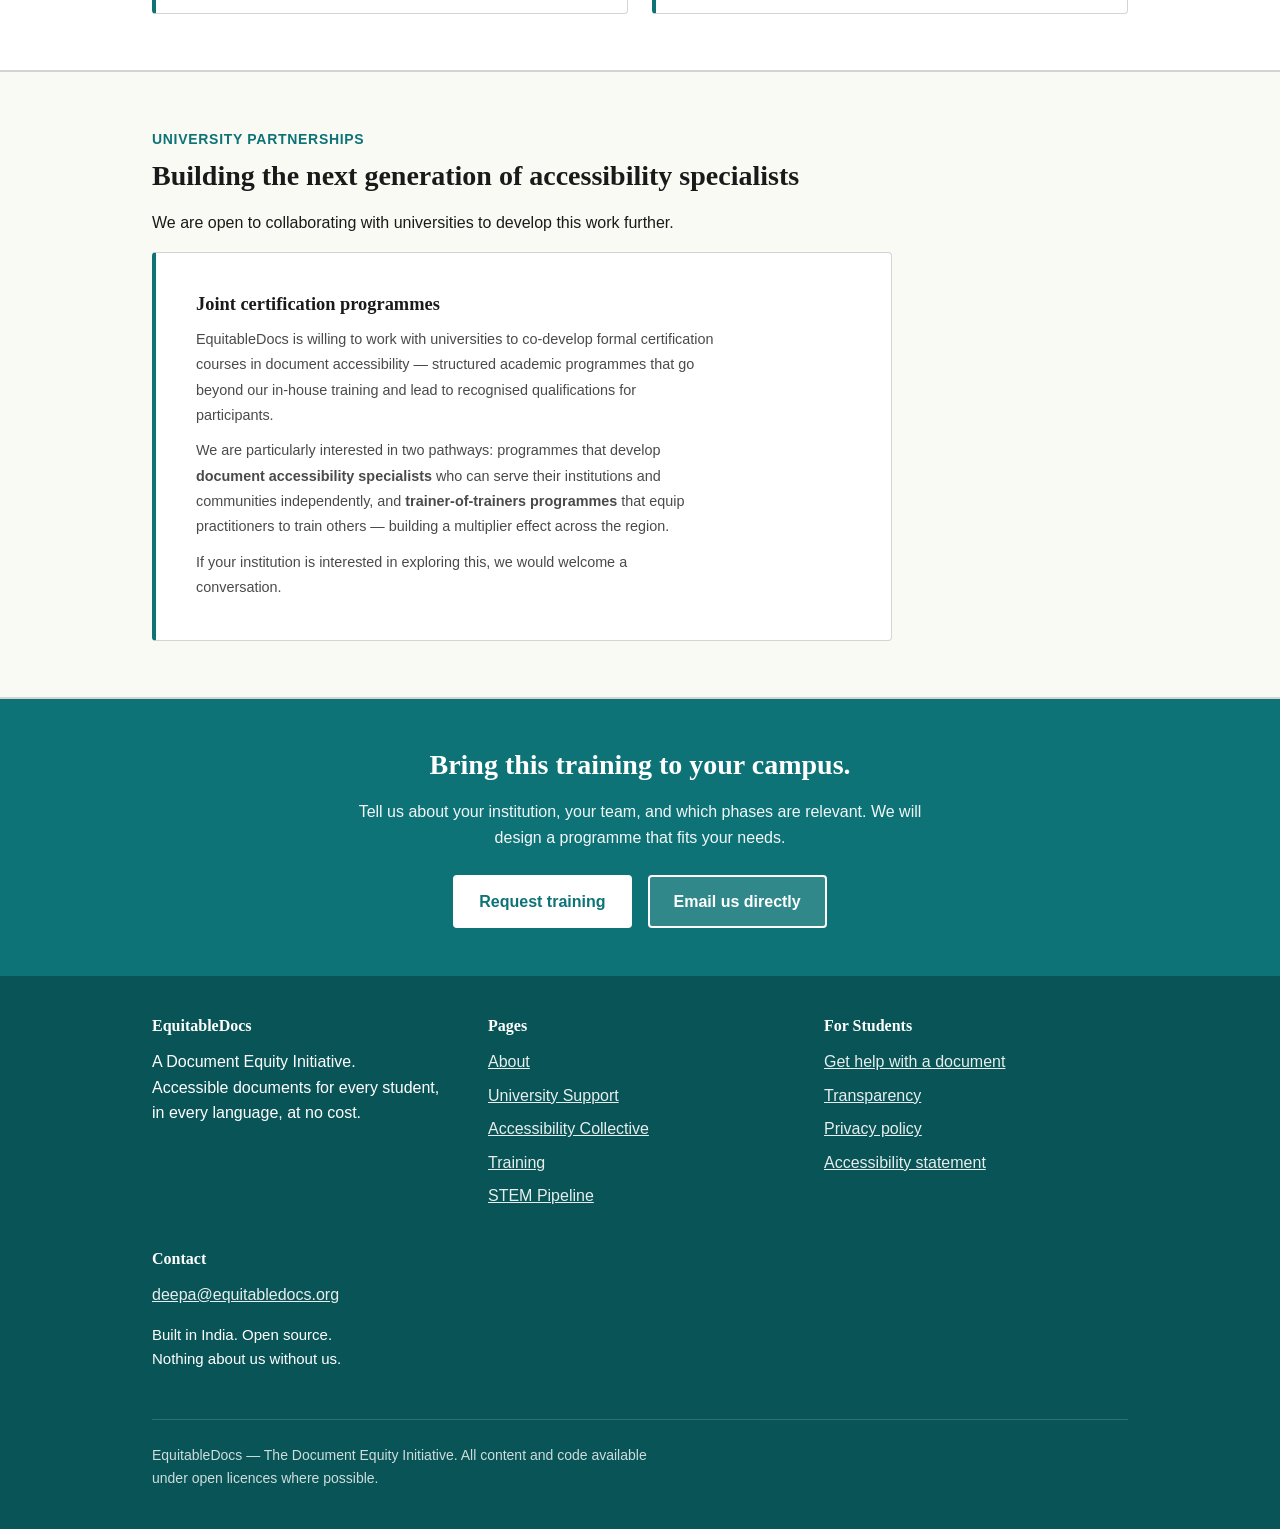
<file: training.html>
<!DOCTYPE html>
<html lang="en">
<head>
<meta charset="UTF-8">
<meta name="viewport" content="width=device-width, initial-scale=1.0">
<meta name="description" content="EquitableDocs offers a structured 7-phase training programme in accessible document production for university staff — free of cost, in-person at your campus. Covers PDF remediation, STEM accessibility, Easy Read, EPUB, and building an in-house pipeline.">
<title>Training — EquitableDocs</title>
<link rel="stylesheet" href="style.css">
<style>
/* ── Training page-specific styles ── */
.training-hero .container { max-width: 720px; text-align: center; }
.training-hero p { margin-left: auto; margin-right: auto; }
.training-hero .cta-group { justify-content: center; }
</style>
</head>
<body>

<a href="#main" class="skip-link">Skip to main content</a>

<header>
  <div class="container header-inner">
    <a href="/" class="site-name" aria-label="EquitableDocs home">EquitableDocs</a>
    <button class="menu-toggle" aria-expanded="false" aria-controls="main-nav" aria-label="Open menu">
      <svg class="icon-open" aria-hidden="true" width="24" height="24" viewBox="0 0 24 24" fill="none" stroke="currentColor" stroke-width="2"><path d="M3 6h18M3 12h18M3 18h18"/></svg>
      <svg class="icon-close" aria-hidden="true" width="24" height="24" viewBox="0 0 24 24" fill="none" stroke="currentColor" stroke-width="2"><path d="M18 6L6 18M6 6l12 12"/></svg>
    </button>
    <nav aria-label="Main navigation">
      <ul id="main-nav">
        <li><a href="/about">About</a></li>
        <li><a href="/universities">University Support</a></li>
        <li><a href="/accessibility-collective">Accessibility Collective</a></li>
        <li><a href="/training" aria-current="page">Training</a></li>
        <li><a href="/transparency">Transparency</a></li>
        <li><a href="/get-help">Get Help</a></li>
      </ul>
    </nav>
  </div>
</header>

<main id="main">

<!-- ── Hero ── -->
<section class="hero training-hero" aria-labelledby="hero-h">
  <div class="container">
    <p class="eyebrow" style="color: var(--white); opacity: 0.9;">Training Programme</p>
    <h1 id="hero-h">Build your institution's accessible document capacity.</h1>
    <p>A structured 7-phase training programme for university staff. In-person at your campus. Free of cost. Our goal is your independence — most institutions reach it within 12 to 18 months.</p>
    <div class="cta-group">
      <a href="/universities" class="btn btn-primary">Request training</a>
      <a href="#programme" class="btn btn-outline-w">See the programme</a>
    </div>
  </div>
</section>

<!-- ── Key facts ── -->
<section style="background: var(--white);" aria-labelledby="facts-h">
  <div class="container">
    <span class="eyebrow">At a glance</span>
    <h2 id="facts-h">What to expect</h2>

    <div class="facts-grid">
      <div class="fact-card">
        <span class="fact-num">7</span>
        <span class="fact-label">Training phases covering the full document accessibility lifecycle</span>
      </div>
      <div class="fact-card">
        <span class="fact-num">Free</span>
        <span class="fact-label">No cost to the institution. Travel and accommodation support where applicable.</span>
      </div>
      <div class="fact-card">
        <span class="fact-num">In-person</span>
        <span class="fact-label">Delivered at your campus by trained EquitableDocs practitioners</span>
      </div>
    </div>
  </div>
</section>

<!-- ── The 7-phase programme ── -->
<section id="programme" style="background: var(--cream);" aria-labelledby="programme-h">
  <div class="container">
    <span class="eyebrow">The programme</span>
    <h2 id="programme-h">7 phases to institutional independence</h2>
    <p>Each phase builds on the last. Your staff progress from understanding accessibility to running a fully independent document pipeline.</p>

    <div class="phase-list">
      <div class="phase-card">
        <div class="phase-num" aria-hidden="true">1</div>
        <div class="phase-content">
          <h3>Orientation and sensitisation</h3>
          <p>What makes a document accessible or inaccessible. How screen readers, magnification tools, and text-to-speech work with documents. The principles of Easy Read remediation and why structured summaries matter for neurodivergent students. Why this matters for your students.</p>
          <div class="phase-audience">
            <span class="phase-tag">Faculty</span>
            <span class="phase-tag">Admin staff</span>
            <span class="phase-tag">Librarians</span>
            <span class="phase-tag">Disability services</span>
          </div>
        </div>
      </div>

      <div class="phase-card">
        <div class="phase-num" aria-hidden="true">2</div>
        <div class="phase-content">
          <h3>Creating accessible documents</h3>
          <p>Making documents accessible before export. Covers heading structures, reading order, alt text, and list formatting in Word, PowerPoint, posters, and teaching materials. Addressing accessibility at the point of creation reduces the remediation burden significantly.</p>
          <div class="phase-audience">
            <span class="phase-tag">Faculty</span>
            <span class="phase-tag">Communications</span>
            <span class="phase-tag">Publication staff</span>
            <span class="phase-tag">Library staff</span>
            <span class="phase-tag">Student volunteers</span>
          </div>
        </div>
      </div>

      <div class="phase-card">
        <div class="phase-num" aria-hidden="true">3</div>
        <div class="phase-content">
          <h3>PDF remediation</h3>
          <p>Hands-on training in PDF remediation tools: tags panel, reading order, table editor, and accessibility checker. Participants work on real documents from their own institutions throughout.</p>
          <div class="phase-audience">
            <span class="phase-tag">Disability services</span>
            <span class="phase-tag">Library staff</span>
            <span class="phase-tag">Document coordinators</span>
          </div>
        </div>
      </div>

      <div class="phase-card">
        <div class="phase-num" aria-hidden="true">4</div>
        <div class="phase-content">
          <h3>STEM content accessibility</h3>
          <p>The full STEM remediation process: equation extraction, MathML generation, writing plain-language equation descriptions, and handling complex table structures with multi-level headers.</p>
          <div class="phase-audience">
            <span class="phase-tag">STEM faculty</span>
            <span class="phase-tag">Lab coordinators</span>
            <span class="phase-tag">Research support</span>
          </div>
        </div>
      </div>

      <div class="phase-card">
        <div class="phase-num" aria-hidden="true">5</div>
        <div class="phase-content">
          <h3>Accessible EPUB development</h3>
          <p>Creating accessible digital publications from source documents. Covers EPUB structure, navigation, accessibility metadata, and testing with assistive technology. Essential for institutions moving toward digital-first publishing.</p>
          <div class="phase-audience">
            <span class="phase-tag">Library staff</span>
            <span class="phase-tag">Publication teams</span>
            <span class="phase-tag">IT staff</span>
          </div>
        </div>
      </div>

      <div class="phase-card">
        <div class="phase-num" aria-hidden="true">6</div>
        <div class="phase-content">
          <h3>Easy Read and simplified content</h3>
          <p>Creating Easy Read versions of documents for students with learning disabilities and intellectual disabilities. Covers plain language principles, visual supports, layout rules, and international Easy Read guidelines.</p>
          <div class="phase-audience">
            <span class="phase-tag">Disability services</span>
            <span class="phase-tag">Student support</span>
            <span class="phase-tag">Communications</span>
          </div>
        </div>
      </div>

      <div class="phase-card">
        <div class="phase-num" aria-hidden="true">7</div>
        <div class="phase-content">
          <h3>Setting up an in-house pipeline</h3>
          <p>How to design and run a systematic document accessibility operation inside your university. Covers automated processing configuration, template creation, quality assurance workflows, and how to sustain the pipeline independently after EquitableDocs steps back.</p>
          <div class="phase-audience">
            <span class="phase-tag">IT staff</span>
            <span class="phase-tag">Disability services leads</span>
            <span class="phase-tag">Library systems</span>
          </div>
        </div>
      </div>
    </div>
  </div>
</section>

<!-- ── Recommended pathways ── -->
<section style="background: var(--white);" aria-labelledby="pathways-h">
  <div class="container">
    <span class="eyebrow">Recommended pathways</span>
    <h2 id="pathways-h">Which phases are right for your team?</h2>
    <p>Participants do not need to complete all 7 phases. The recommended pathway depends on their role at the institution.</p>

    <div class="pathway-grid">
      <div class="pathway-card">
        <h3>Document creators</h3>
        <p>Faculty, communication staff, and anyone who creates course materials. These phases address the most common source of inaccessible documents — content that was never made accessible before export.</p>
        <span class="pathway-phases">Phases 1 and 2</span>
      </div>
      <div class="pathway-card">
        <h3>Remediation practitioners</h3>
        <p>Disability services, library staff, and document coordinators who handle existing inaccessible documents. Phase 1 provides the conceptual foundation; Phases 3 and 7 build hands-on and systems skills.</p>
        <span class="pathway-phases">Phases 1, 3, and 7</span>
      </div>
      <div class="pathway-card">
        <h3>STEM-heavy institutions</h3>
        <p>Any institution with significant mathematics, sciences, engineering, or economics content. Phase 4 is essential and is best taken after Phase 3.</p>
        <span class="pathway-phases">Phases 1, 3, 4, and 7</span>
      </div>
      <div class="pathway-card">
        <h3>Digital publishing teams</h3>
        <p>Library and publication teams moving toward digital-first delivery. Covers both remediation of existing content and creation of natively accessible EPUB publications.</p>
        <span class="pathway-phases">Phases 1, 2, 5, and 7</span>
      </div>
    </div>
  </div>
</section>

<!-- ── University collaboration ── -->
<section style="background: var(--cream);" aria-labelledby="collab-h">
  <div class="container">
    <span class="eyebrow">University partnerships</span>
    <h2 id="collab-h">Building the next generation of accessibility specialists</h2>
    <p>We are open to collaborating with universities to develop this work further.</p>

    <div class="collab-card">
      <h3>Joint certification programmes</h3>
      <p>EquitableDocs is willing to work with universities to co-develop formal certification courses in document accessibility — structured academic programmes that go beyond our in-house training and lead to recognised qualifications for participants.</p>
      <p>We are particularly interested in two pathways: programmes that develop <strong>document accessibility specialists</strong> who can serve their institutions and communities independently, and <strong>trainer-of-trainers programmes</strong> that equip practitioners to train others — building a multiplier effect across the region.</p>
      <p>If your institution is interested in exploring this, we would welcome a conversation.</p>
    </div>
  </div>
</section>

<!-- ── CTA ── -->
<section class="cta-section" aria-labelledby="cta-h">
  <div class="container">
    <h2 id="cta-h">Bring this training to your campus.</h2>
    <p>Tell us about your institution, your team, and which phases are relevant. We will design a programme that fits your needs.</p>
    <div class="cta-group" style="justify-content: center;">
      <a href="/universities" class="btn btn-primary">Request training</a>
      <a href="mailto:deepa@equitabledocs.org" class="btn btn-outline-w">Email us directly</a>
    </div>
  </div>
</section>

</main>

<footer>
  <div class="container">
    <div class="footer-grid">
      <div>
        <h3>EquitableDocs</h3>
        <p>A Document Equity Initiative.<br>Accessible documents for every student, in every language, at no cost.</p>
      </div>
      <div>
        <h3>Pages</h3>
        <ul>
          <li><a href="/about">About</a></li>
          <li><a href="/universities">University Support</a></li>
          <li><a href="/accessibility-collective">Accessibility Collective</a></li>
          <li><a href="/training">Training</a></li>
          <li><a href="/stem">STEM Pipeline</a></li>
        </ul>
      </div>
      <div>
        <h3>For Students</h3>
        <ul>
          <li><a href="/get-help">Get help with a document</a></li>
          <li><a href="/transparency">Transparency</a></li>
          <li><a href="/privacy">Privacy policy</a></li>
          <li><a href="/accessibility">Accessibility statement</a></li>
        </ul>
      </div>
      <div>
        <h3>Contact</h3>
        <p><a href="mailto:deepa@equitabledocs.org">deepa@equitabledocs.org</a></p>
        <p style="margin-top: 0.5rem; font-size: 0.9375rem;">
          Built in India. Open source.<br>
          Nothing about us without us.
        </p>
      </div>
    </div>
    <div class="footer-bottom">
      <p>EquitableDocs — The Document Equity Initiative. All content and code available under open licences where possible.</p>
    </div>
  </div>
</footer>

<script>
(function() {
  var toggle = document.querySelector('.menu-toggle');
  var menu = document.getElementById('main-nav');
  if (!toggle || !menu) return;
  toggle.addEventListener('click', function() {
    var open = menu.classList.toggle('is-open');
    toggle.setAttribute('aria-expanded', open);
  });
})();
</script>
</body>
</html>
</file>
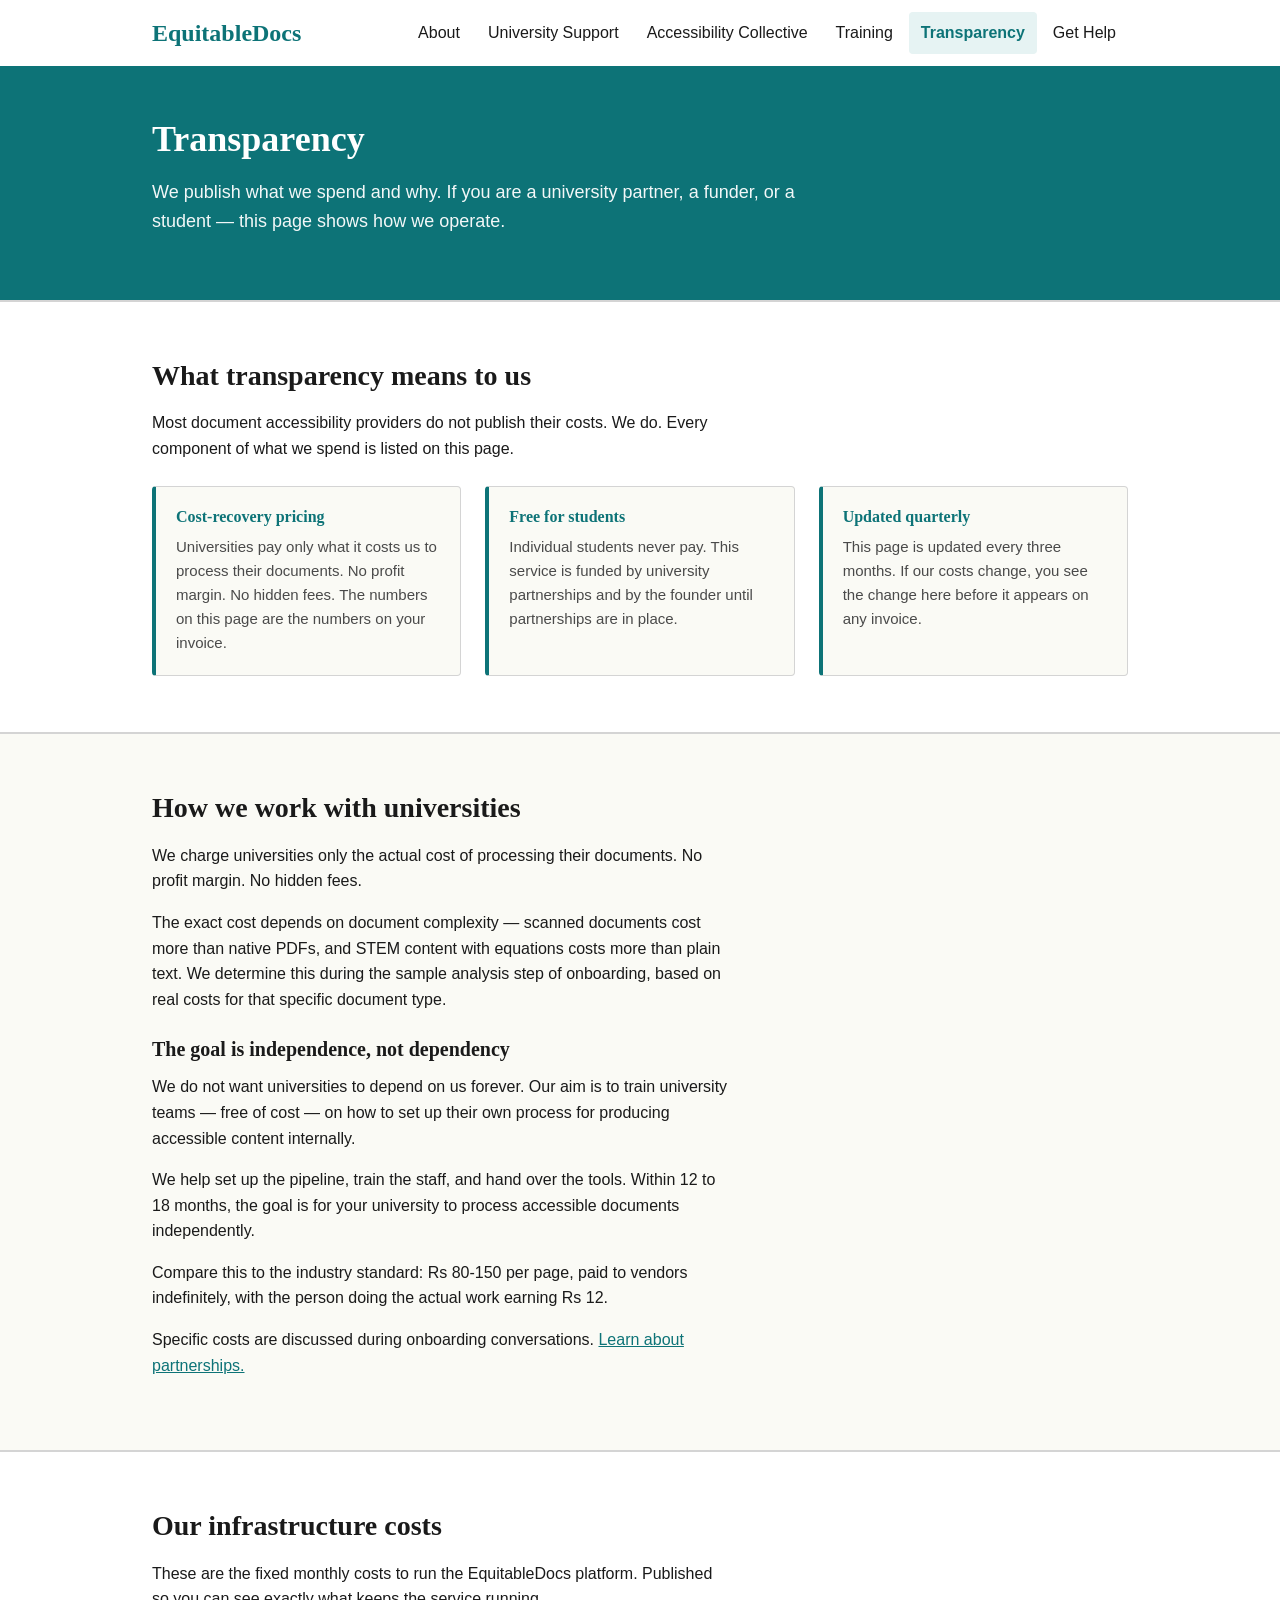
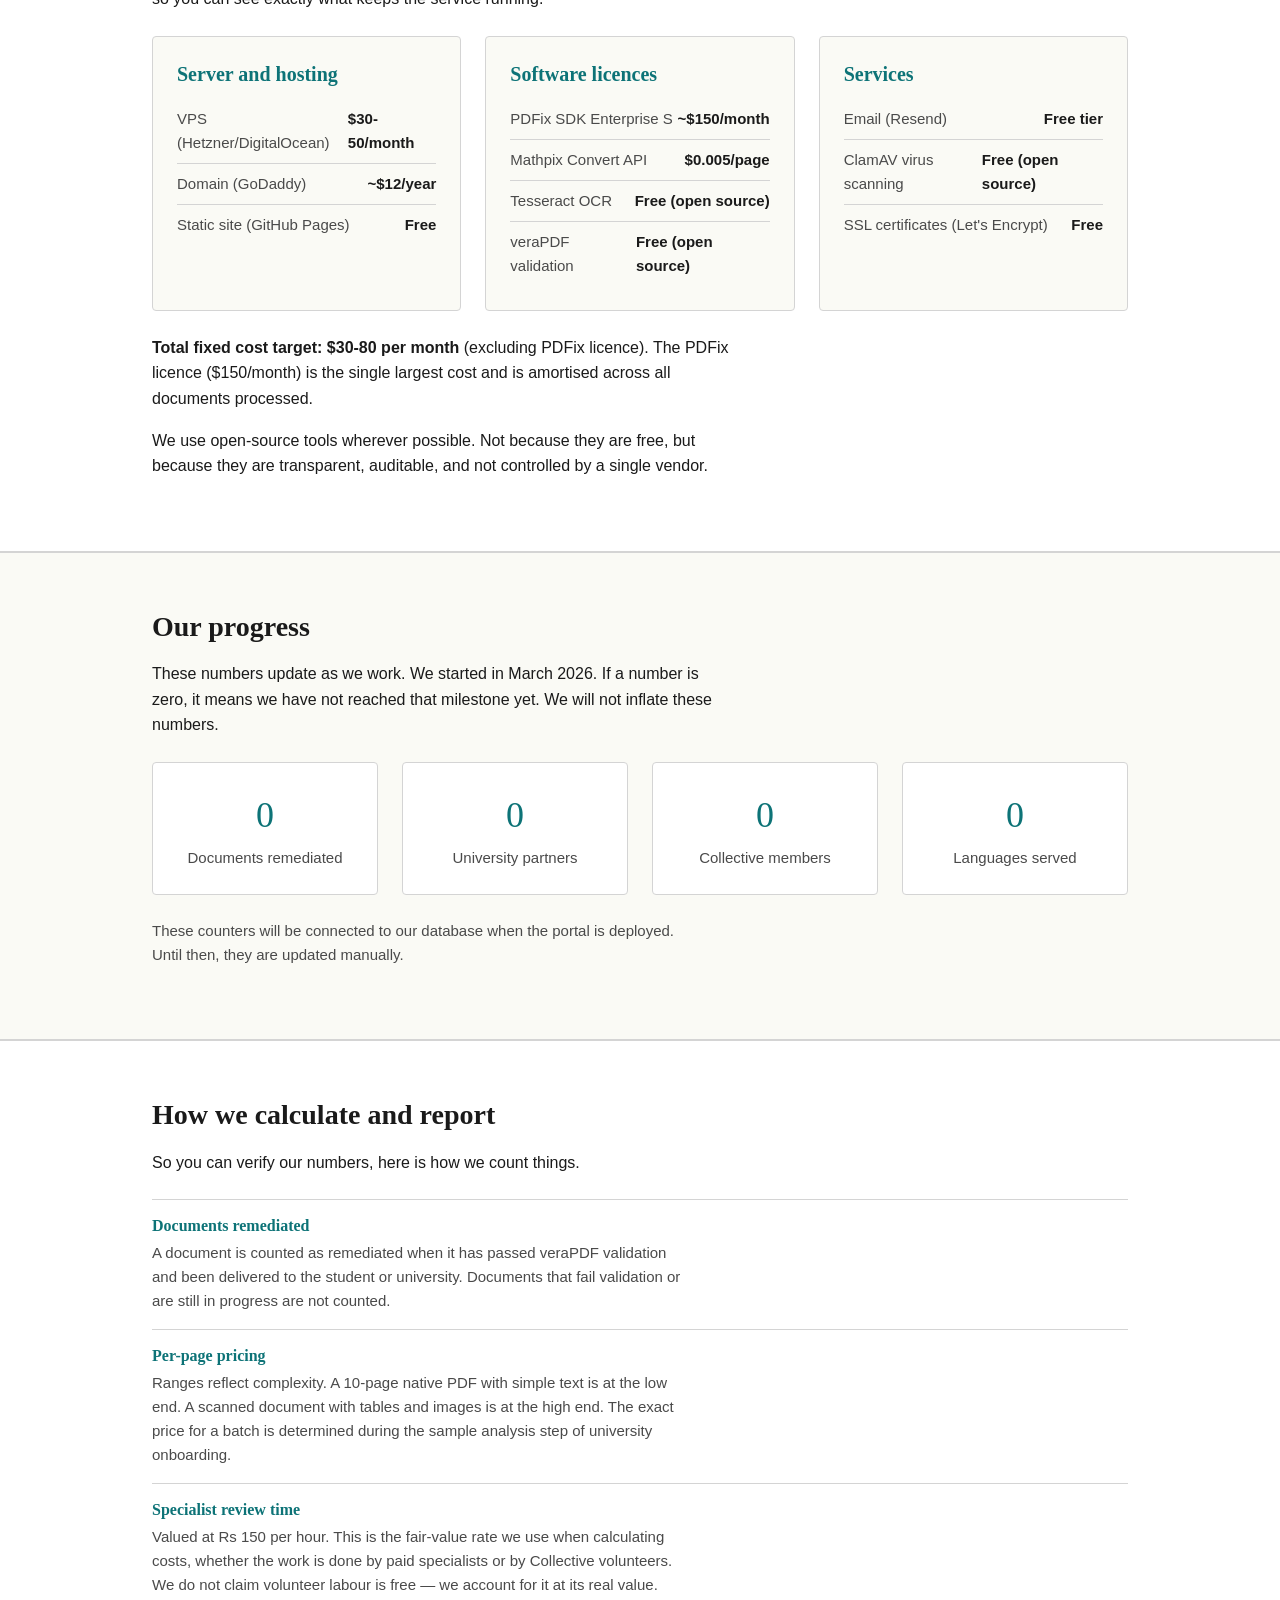
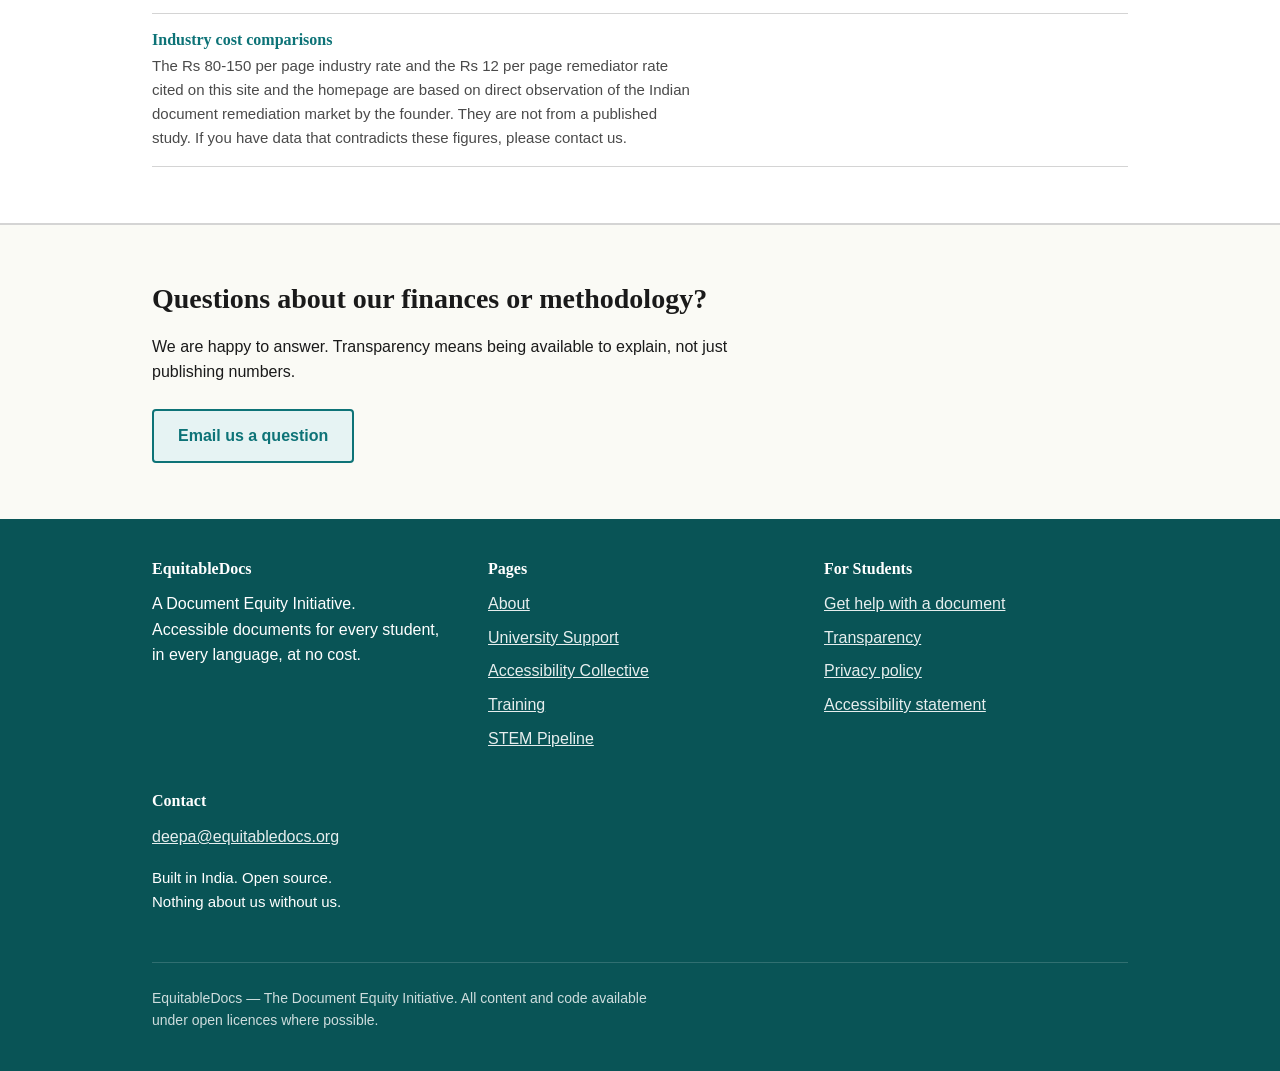
<file: transparency.html>
<!DOCTYPE html>
<html lang="en">
<head>
  <meta charset="UTF-8">
  <meta name="viewport" content="width=device-width, initial-scale=1.0">
  <meta name="description" content="EquitableDocs publishes what we spend and why. See our infrastructure costs, pricing methodology, and progress — updated quarterly.">
  <title>Transparency — EquitableDocs</title>
  <link rel="stylesheet" href="style.css">
</head>
<body>

<a href="#main" class="skip-link">Skip to main content</a>

<header>
  <div class="container header-inner">
    <a href="/" class="site-name" aria-label="EquitableDocs home">EquitableDocs</a>
    <button class="menu-toggle" aria-expanded="false" aria-controls="main-nav" aria-label="Open menu">
      <svg class="icon-open" aria-hidden="true" width="24" height="24" viewBox="0 0 24 24" fill="none" stroke="currentColor" stroke-width="2"><path d="M3 6h18M3 12h18M3 18h18"/></svg>
      <svg class="icon-close" aria-hidden="true" width="24" height="24" viewBox="0 0 24 24" fill="none" stroke="currentColor" stroke-width="2"><path d="M18 6L6 18M6 6l12 12"/></svg>
    </button>
    <nav aria-label="Main navigation">
      <ul id="main-nav">
        <li><a href="/about">About</a></li>
        <li><a href="/universities">University Support</a></li>
        <li><a href="/accessibility-collective">Accessibility Collective</a></li>
        <li><a href="/training">Training</a></li>
        <li><a href="/transparency" aria-current="page">Transparency</a></li>
        <li><a href="/get-help">Get Help</a></li>
      </ul>
    </nav>
  </div>
</header>

<main id="main">

<!-- HERO -->
<section class="hero" aria-labelledby="hero-heading">
  <div class="container">
    <h1 id="hero-heading">Transparency</h1>
    <p>We publish what we spend and why. If you are a university partner, a funder, or a student — this page shows how we operate.</p>
  </div>
</section>

<!-- OUR PROMISE -->
<section style="background: var(--white);" aria-labelledby="promise-heading">
  <div class="container">
    <h2 id="promise-heading">What transparency means to us</h2>
    <p>Most document accessibility providers do not publish their costs. We do. Every component of what we spend is listed on this page.</p>

    <div class="accent-grid">
      <div class="accent-card">
        <h3>Cost-recovery pricing</h3>
        <p>Universities pay only what it costs us to process their documents. No profit margin. No hidden fees. The numbers on this page are the numbers on your invoice.</p>
      </div>
      <div class="accent-card">
        <h3>Free for students</h3>
        <p>Individual students never pay. This service is funded by university partnerships and by the founder until partnerships are in place.</p>
      </div>
      <div class="accent-card">
        <h3>Updated quarterly</h3>
        <p>This page is updated every three months. If our costs change, you see the change here before it appears on any invoice.</p>
      </div>
    </div>
  </div>
</section>

<!-- WHAT THINGS COST -->
<section style="background: var(--cream);" aria-labelledby="costs-heading">
  <div class="container">
    <h2 id="costs-heading">How we work with universities</h2>
    <p>We charge universities only the actual cost of processing their documents. No profit margin. No hidden fees.</p>
    <p>The exact cost depends on document complexity — scanned documents cost more than native PDFs, and STEM content with equations costs more than plain text. We determine this during the sample analysis step of onboarding, based on real costs for that specific document type.</p>

    <h3 style="margin-top: 1.5rem;">The goal is independence, not dependency</h3>
    <p>We do not want universities to depend on us forever. Our aim is to train university teams — free of cost — on how to set up their own process for producing accessible content internally.</p>
    <p>We help set up the pipeline, train the staff, and hand over the tools. Within 12 to 18 months, the goal is for your university to process accessible documents independently.</p>
    <p>Compare this to the industry standard: Rs 80-150 per page, paid to vendors indefinitely, with the person doing the actual work earning Rs 12.</p>
    <p>Specific costs are discussed during onboarding conversations. <a href="/universities">Learn about partnerships.</a></p>
  </div>
</section>

<!-- INFRASTRUCTURE COSTS -->
<section style="background: var(--white);" aria-labelledby="infra-heading">
  <div class="container">
    <h2 id="infra-heading">Our infrastructure costs</h2>
    <p>These are the fixed monthly costs to run the EquitableDocs platform. Published so you can see exactly what keeps the service running.</p>

    <div class="infra-grid">
      <div class="infra-card">
        <h3>Server and hosting</h3>
        <div class="infra-item">
          <span class="label">VPS (Hetzner/DigitalOcean)</span>
          <span class="value">$30-50/month</span>
        </div>
        <div class="infra-item">
          <span class="label">Domain (GoDaddy)</span>
          <span class="value">~$12/year</span>
        </div>
        <div class="infra-item">
          <span class="label">Static site (GitHub Pages)</span>
          <span class="value">Free</span>
        </div>
      </div>
      <div class="infra-card">
        <h3>Software licences</h3>
        <div class="infra-item">
          <span class="label">PDFix SDK Enterprise S</span>
          <span class="value">~$150/month</span>
        </div>
        <div class="infra-item">
          <span class="label">Mathpix Convert API</span>
          <span class="value">$0.005/page</span>
        </div>
        <div class="infra-item">
          <span class="label">Tesseract OCR</span>
          <span class="value">Free (open source)</span>
        </div>
        <div class="infra-item">
          <span class="label">veraPDF validation</span>
          <span class="value">Free (open source)</span>
        </div>
      </div>
      <div class="infra-card">
        <h3>Services</h3>
        <div class="infra-item">
          <span class="label">Email (Resend)</span>
          <span class="value">Free tier</span>
        </div>
        <div class="infra-item">
          <span class="label">ClamAV virus scanning</span>
          <span class="value">Free (open source)</span>
        </div>
        <div class="infra-item">
          <span class="label">SSL certificates (Let's Encrypt)</span>
          <span class="value">Free</span>
        </div>
      </div>
    </div>

    <p style="margin-top: 1.5rem;"><strong>Total fixed cost target: $30-80 per month</strong> (excluding PDFix licence). The PDFix licence ($150/month) is the single largest cost and is amortised across all documents processed.</p>
    <p>We use open-source tools wherever possible. Not because they are free, but because they are transparent, auditable, and not controlled by a single vendor.</p>
  </div>
</section>

<!-- PROGRESS -->
<section style="background: var(--cream);" aria-labelledby="progress-heading">
  <div class="container">
    <h2 id="progress-heading">Our progress</h2>
    <p>These numbers update as we work. We started in March 2026. If a number is zero, it means we have not reached that milestone yet. We will not inflate these numbers.</p>

    <div class="progress-grid">
      <div class="progress-item">
        <span class="number">0</span>
        <span class="label">Documents remediated</span>
      </div>
      <div class="progress-item">
        <span class="number">0</span>
        <span class="label">University partners</span>
      </div>
      <div class="progress-item">
        <span class="number">0</span>
        <span class="label">Collective members</span>
      </div>
      <div class="progress-item">
        <span class="number">0</span>
        <span class="label">Languages served</span>
      </div>
    </div>

    <p style="margin-top: 1.5rem; font-size: 0.9375rem; color: var(--text-light);">These counters will be connected to our database when the portal is deployed. Until then, they are updated manually.</p>
  </div>
</section>

<!-- METHODOLOGY -->
<section style="background: var(--white);" aria-labelledby="method-heading">
  <div class="container">
    <h2 id="method-heading">How we calculate and report</h2>
    <p>So you can verify our numbers, here is how we count things.</p>

    <div class="method-list">
      <div class="method-item">
        <h3>Documents remediated</h3>
        <p>A document is counted as remediated when it has passed veraPDF validation and been delivered to the student or university. Documents that fail validation or are still in progress are not counted.</p>
      </div>
      <div class="method-item">
        <h3>Per-page pricing</h3>
        <p>Ranges reflect complexity. A 10-page native PDF with simple text is at the low end. A scanned document with tables and images is at the high end. The exact price for a batch is determined during the sample analysis step of university onboarding.</p>
      </div>
      <div class="method-item">
        <h3>Specialist review time</h3>
        <p>Valued at Rs 150 per hour. This is the fair-value rate we use when calculating costs, whether the work is done by paid specialists or by Collective volunteers. We do not claim volunteer labour is free — we account for it at its real value.</p>
      </div>
      <div class="method-item">
        <h3>Industry cost comparisons</h3>
        <p>The Rs 80-150 per page industry rate and the Rs 12 per page remediator rate cited on this site and the homepage are based on direct observation of the Indian document remediation market by the founder. They are not from a published study. If you have data that contradicts these figures, please contact us.</p>
      </div>
    </div>
  </div>
</section>

<!-- CONTACT -->
<section style="background: var(--cream);" aria-labelledby="contact-heading">
  <div class="container">
    <h2 id="contact-heading">Questions about our finances or methodology?</h2>
    <p>We are happy to answer. Transparency means being available to explain, not just publishing numbers.</p>
    <div class="cta-group">
      <a href="mailto:deepa@equitabledocs.org?subject=Transparency%20question" class="btn btn-outline">Email us a question</a>
    </div>
  </div>
</section>

</main>

<footer>
  <div class="container">
    <div class="footer-grid">
      <div>
        <h3>EquitableDocs</h3>
        <p>A Document Equity Initiative.<br>Accessible documents for every student, in every language, at no cost.</p>
      </div>
      <div>
        <h3>Pages</h3>
        <ul>
          <li><a href="/about">About</a></li>
          <li><a href="/universities">University Support</a></li>
          <li><a href="/accessibility-collective">Accessibility Collective</a></li>
          <li><a href="/training">Training</a></li>
          <li><a href="/stem">STEM Pipeline</a></li>
        </ul>
      </div>
      <div>
        <h3>For Students</h3>
        <ul>
          <li><a href="/get-help">Get help with a document</a></li>
          <li><a href="/transparency">Transparency</a></li>
          <li><a href="/privacy">Privacy policy</a></li>
          <li><a href="/accessibility">Accessibility statement</a></li>
        </ul>
      </div>
      <div>
        <h3>Contact</h3>
        <p><a href="mailto:deepa@equitabledocs.org">deepa@equitabledocs.org</a></p>
        <p style="margin-top: 0.5rem; font-size: 0.9375rem;">
          Built in India. Open source.<br>
          Nothing about us without us.
        </p>
      </div>
    </div>
    <div class="footer-bottom">
      <p>EquitableDocs — The Document Equity Initiative. All content and code available under open licences where possible.</p>
    </div>
  </div>
</footer>

<script>
(function() {
  var toggle = document.querySelector('.menu-toggle');
  var menu = document.getElementById('main-nav');
  if (!toggle || !menu) return;
  toggle.addEventListener('click', function() {
    var open = menu.classList.toggle('is-open');
    toggle.setAttribute('aria-expanded', open);
  });
})();
</script>

</body>
</html>
</file>
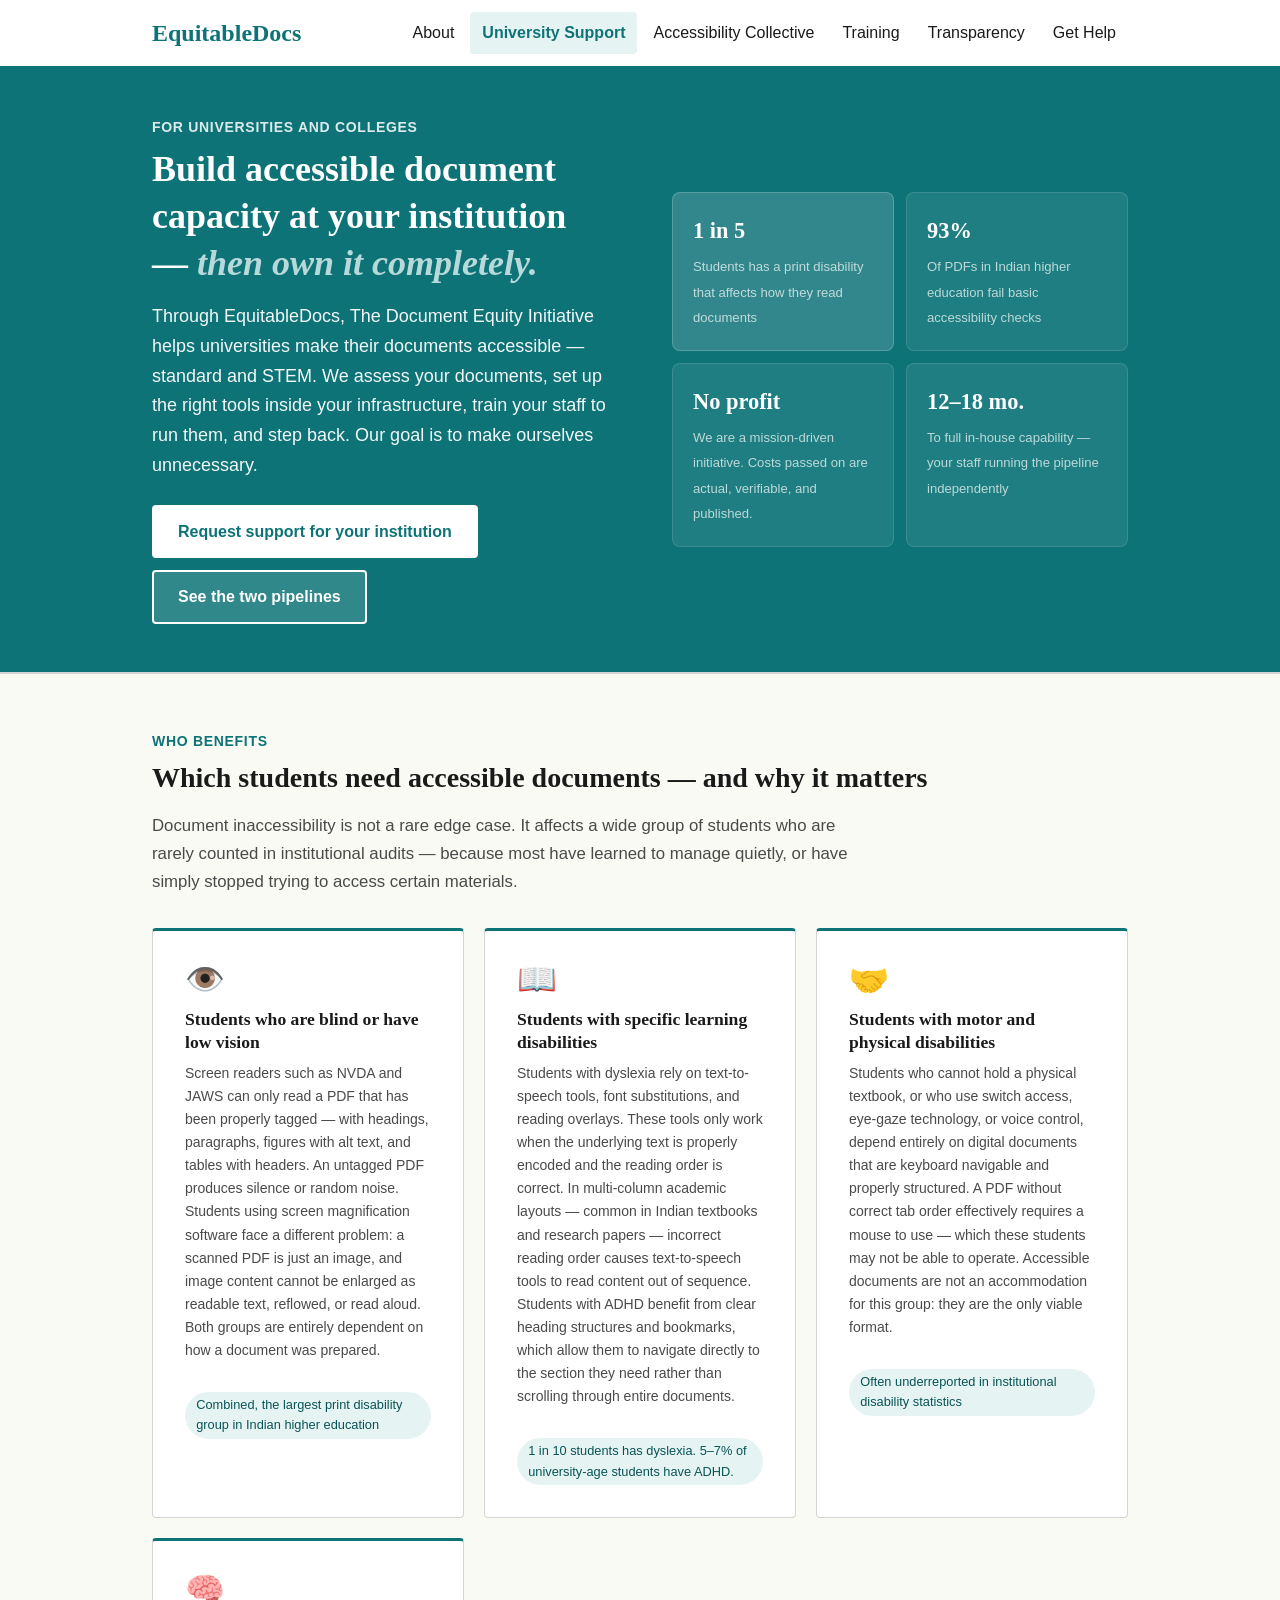
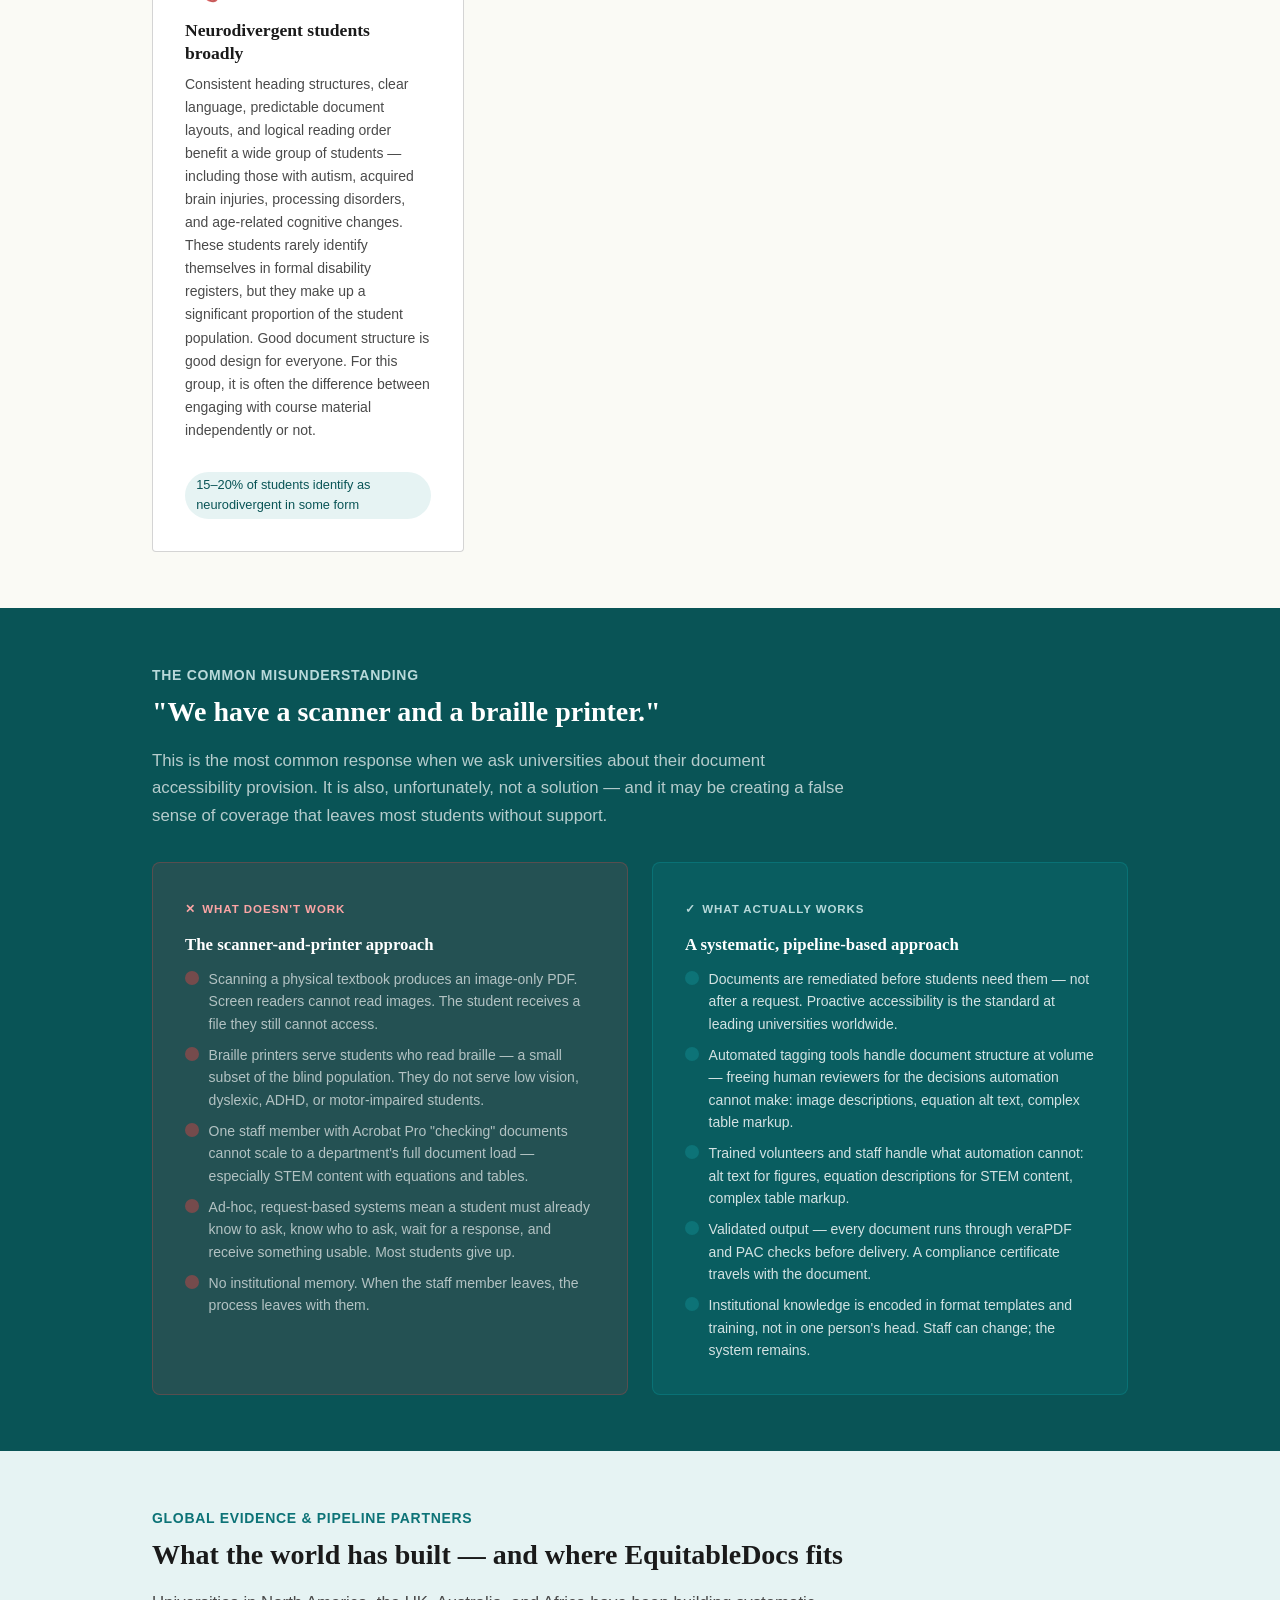
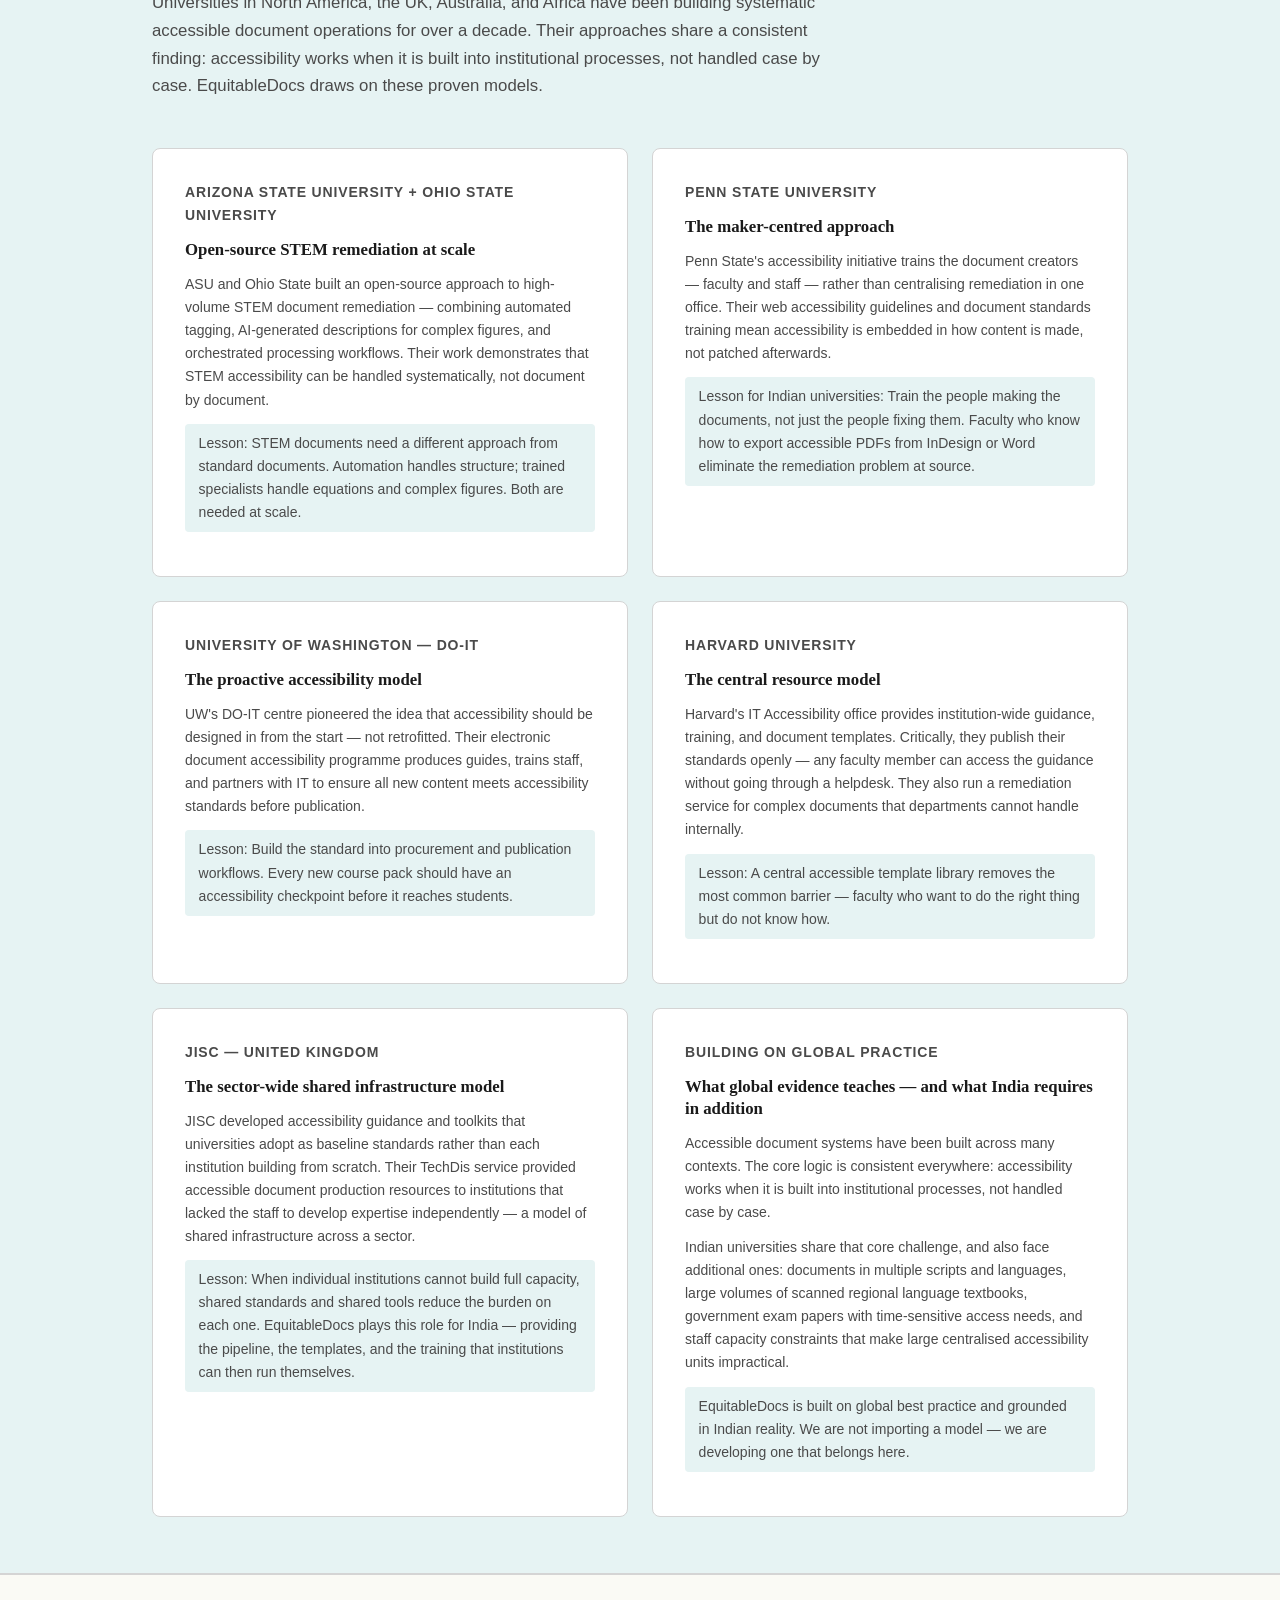
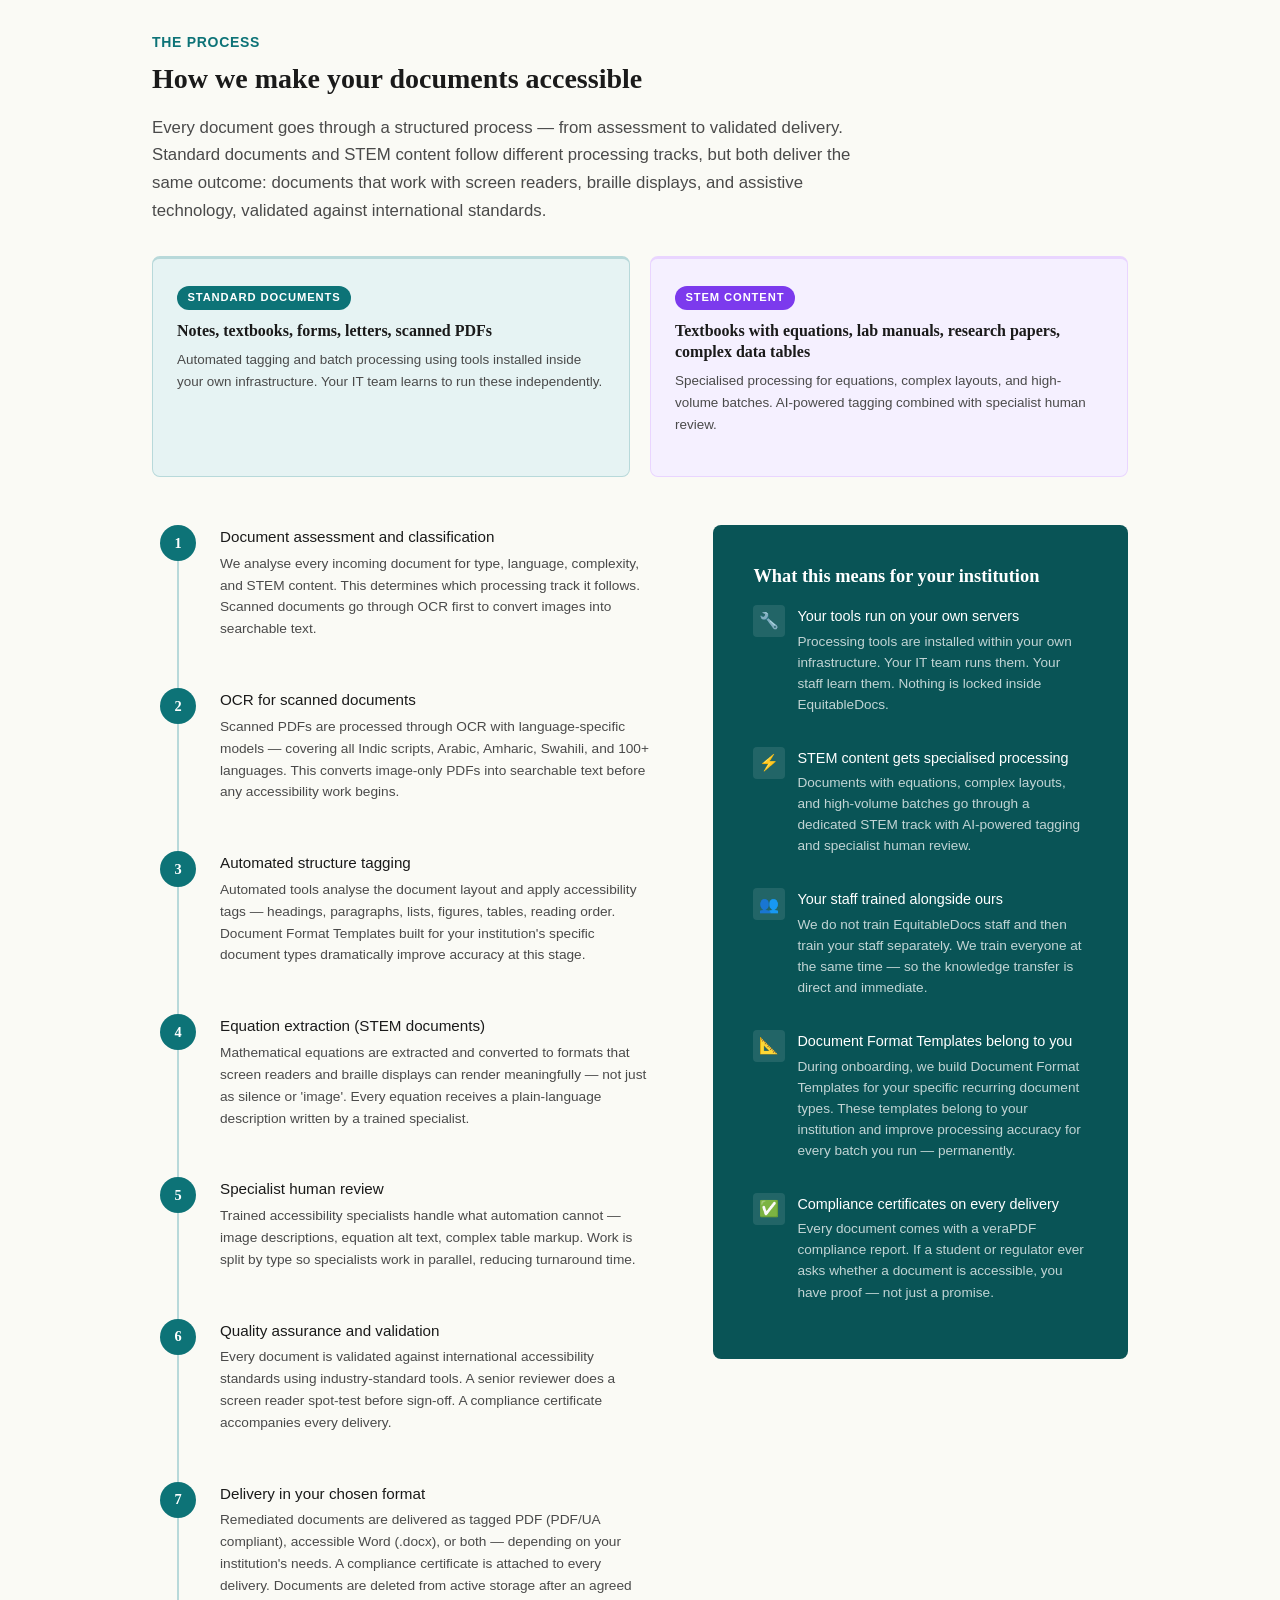
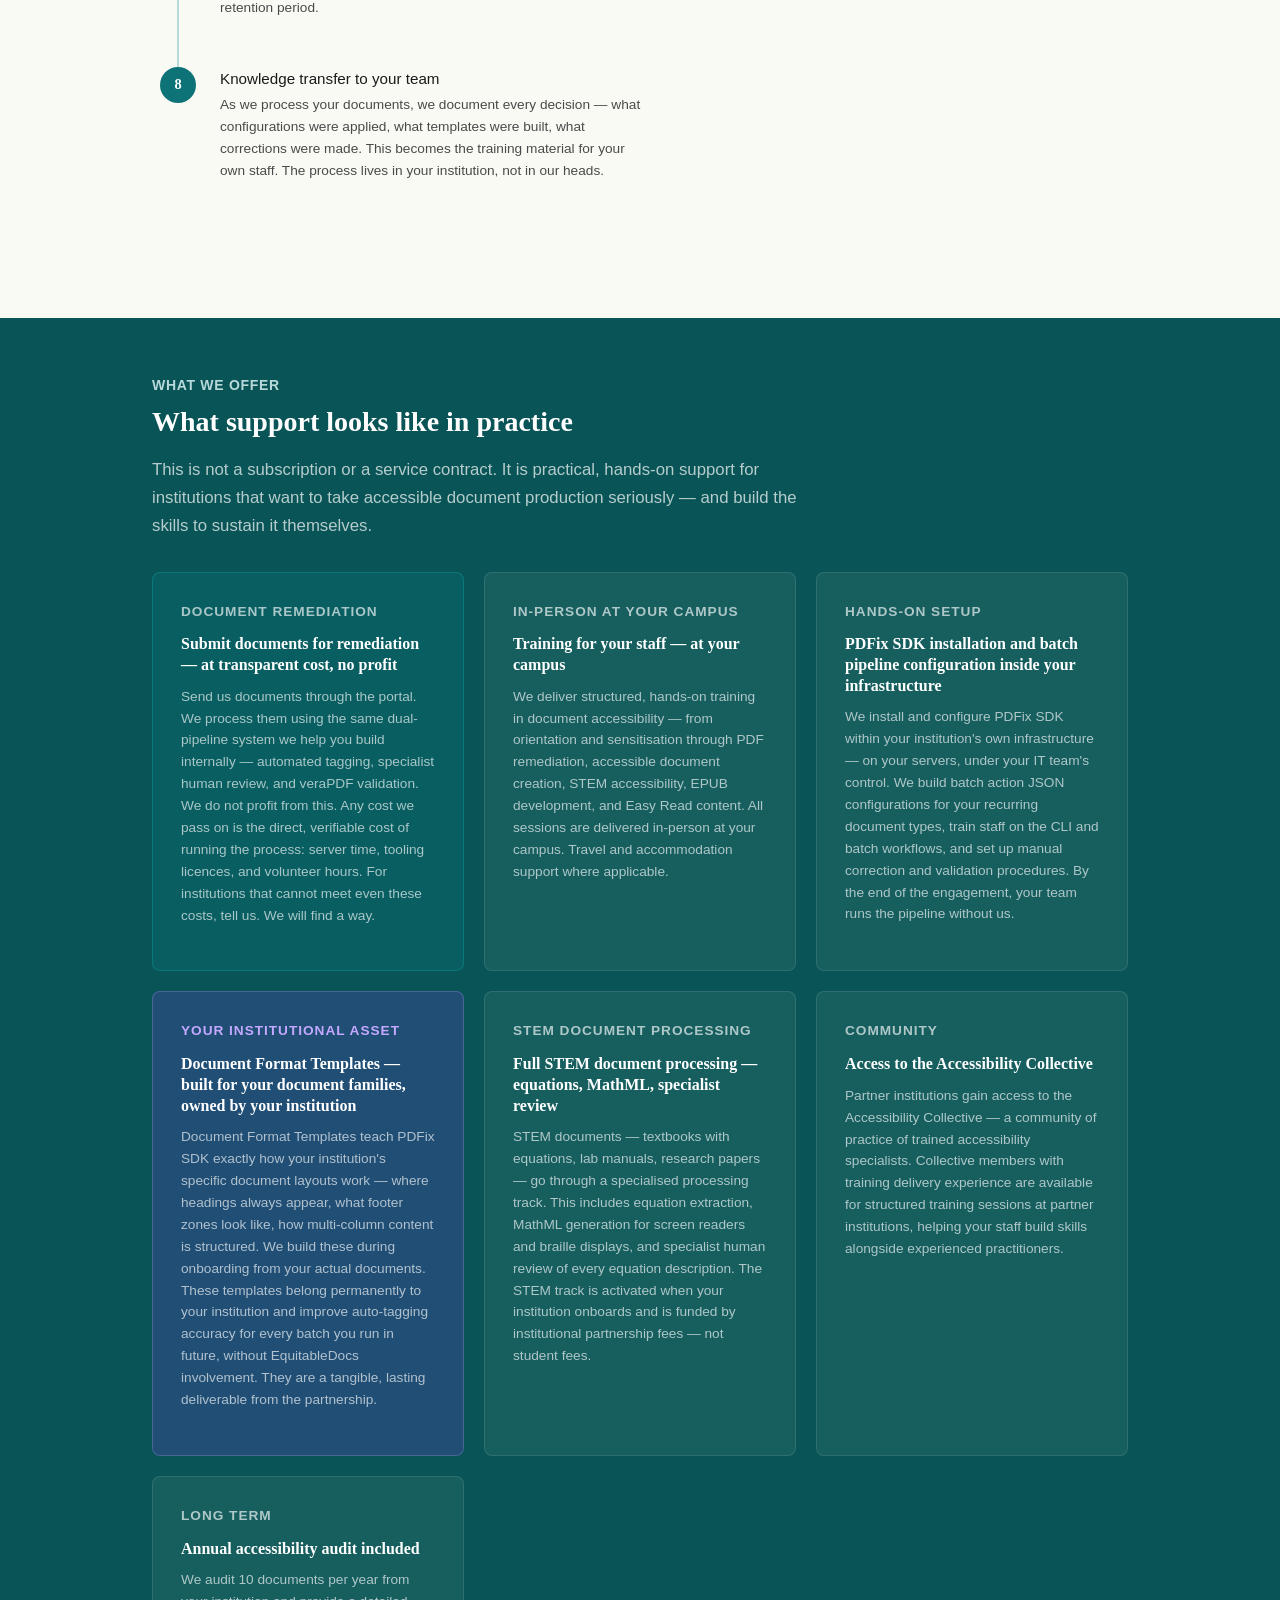
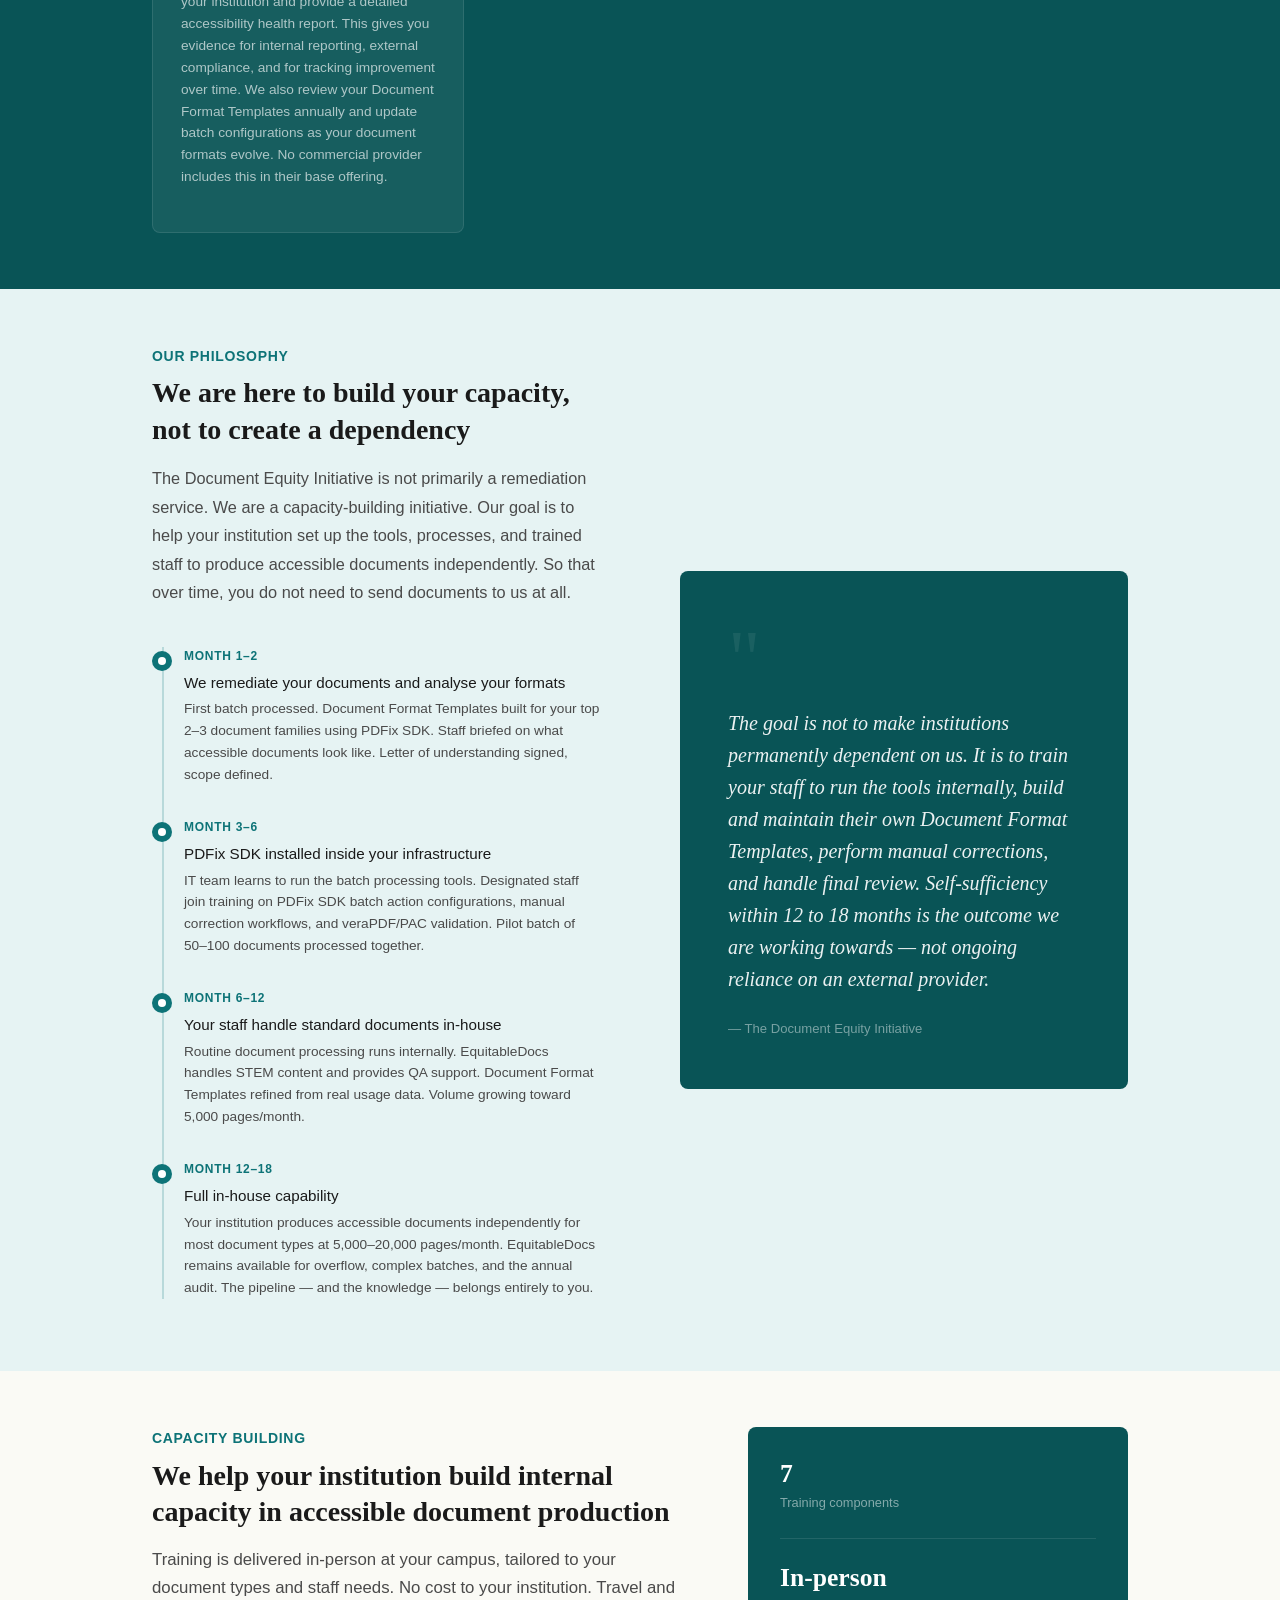
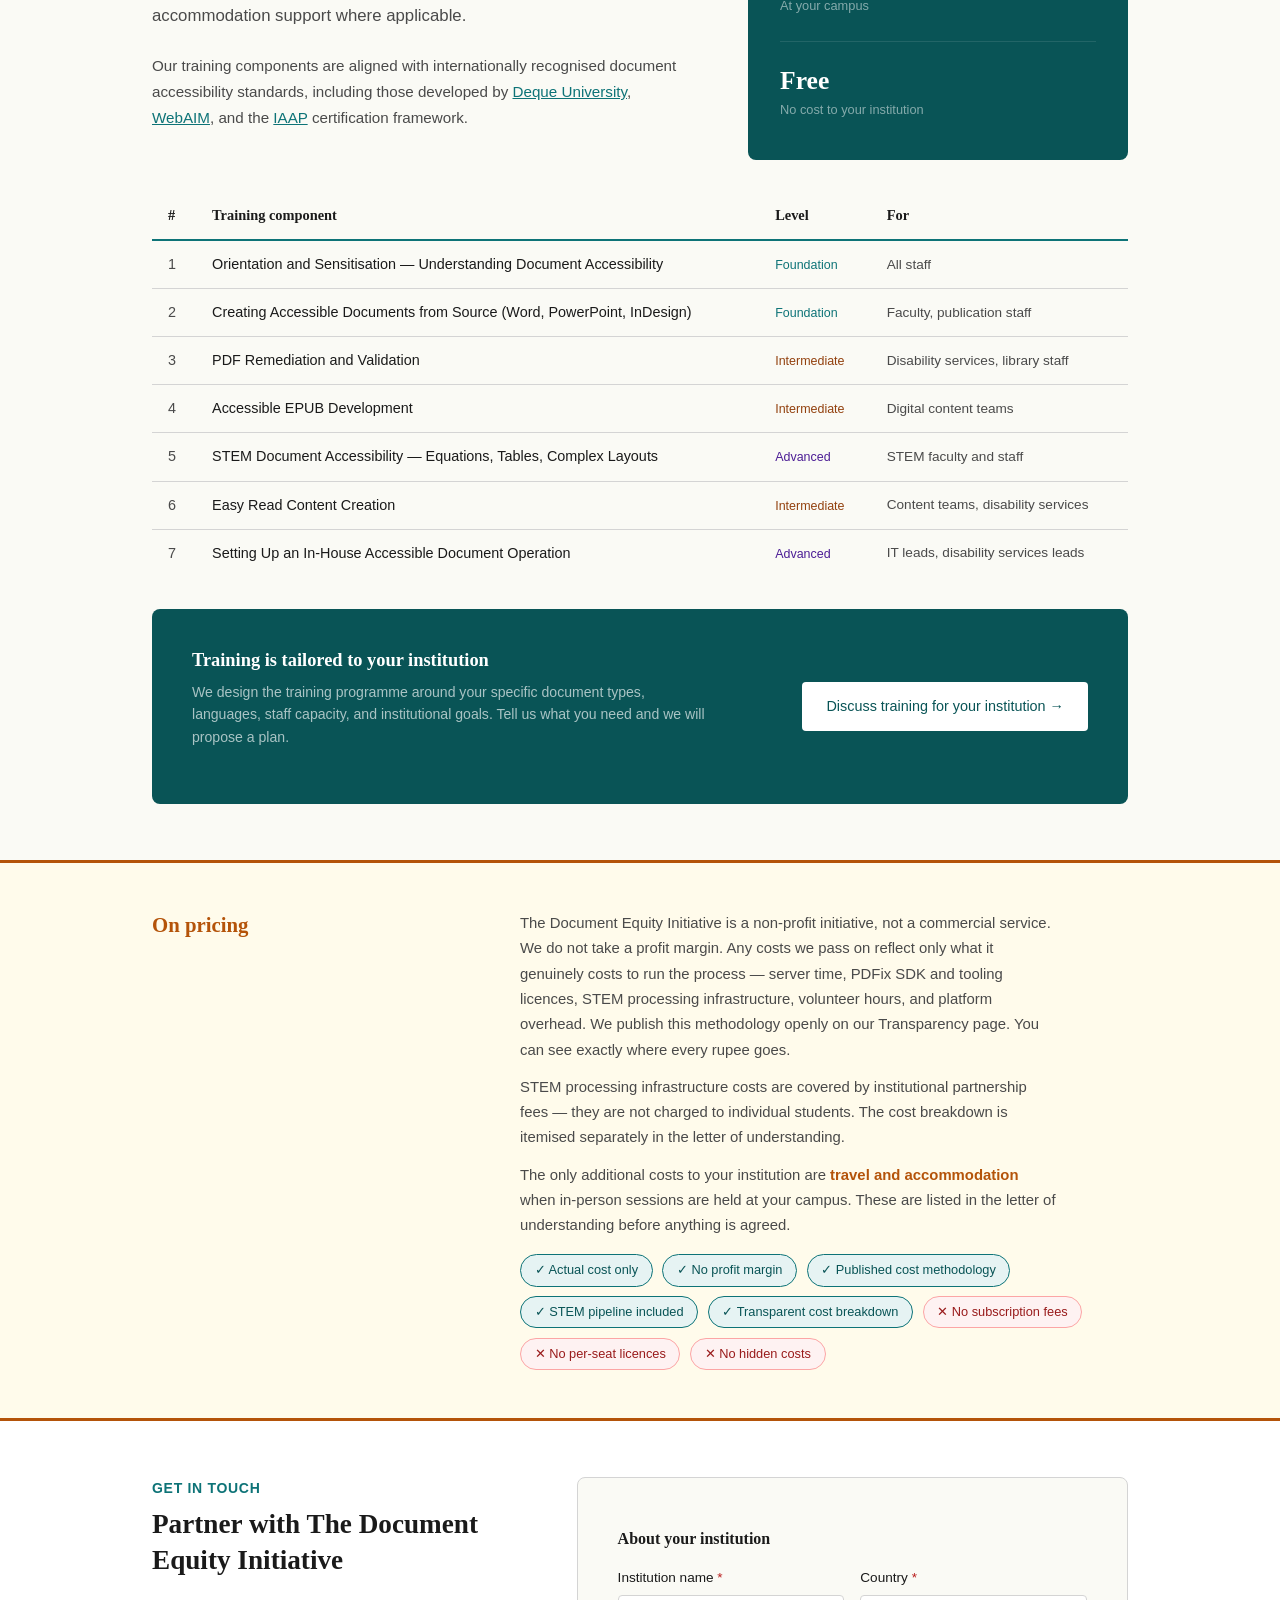
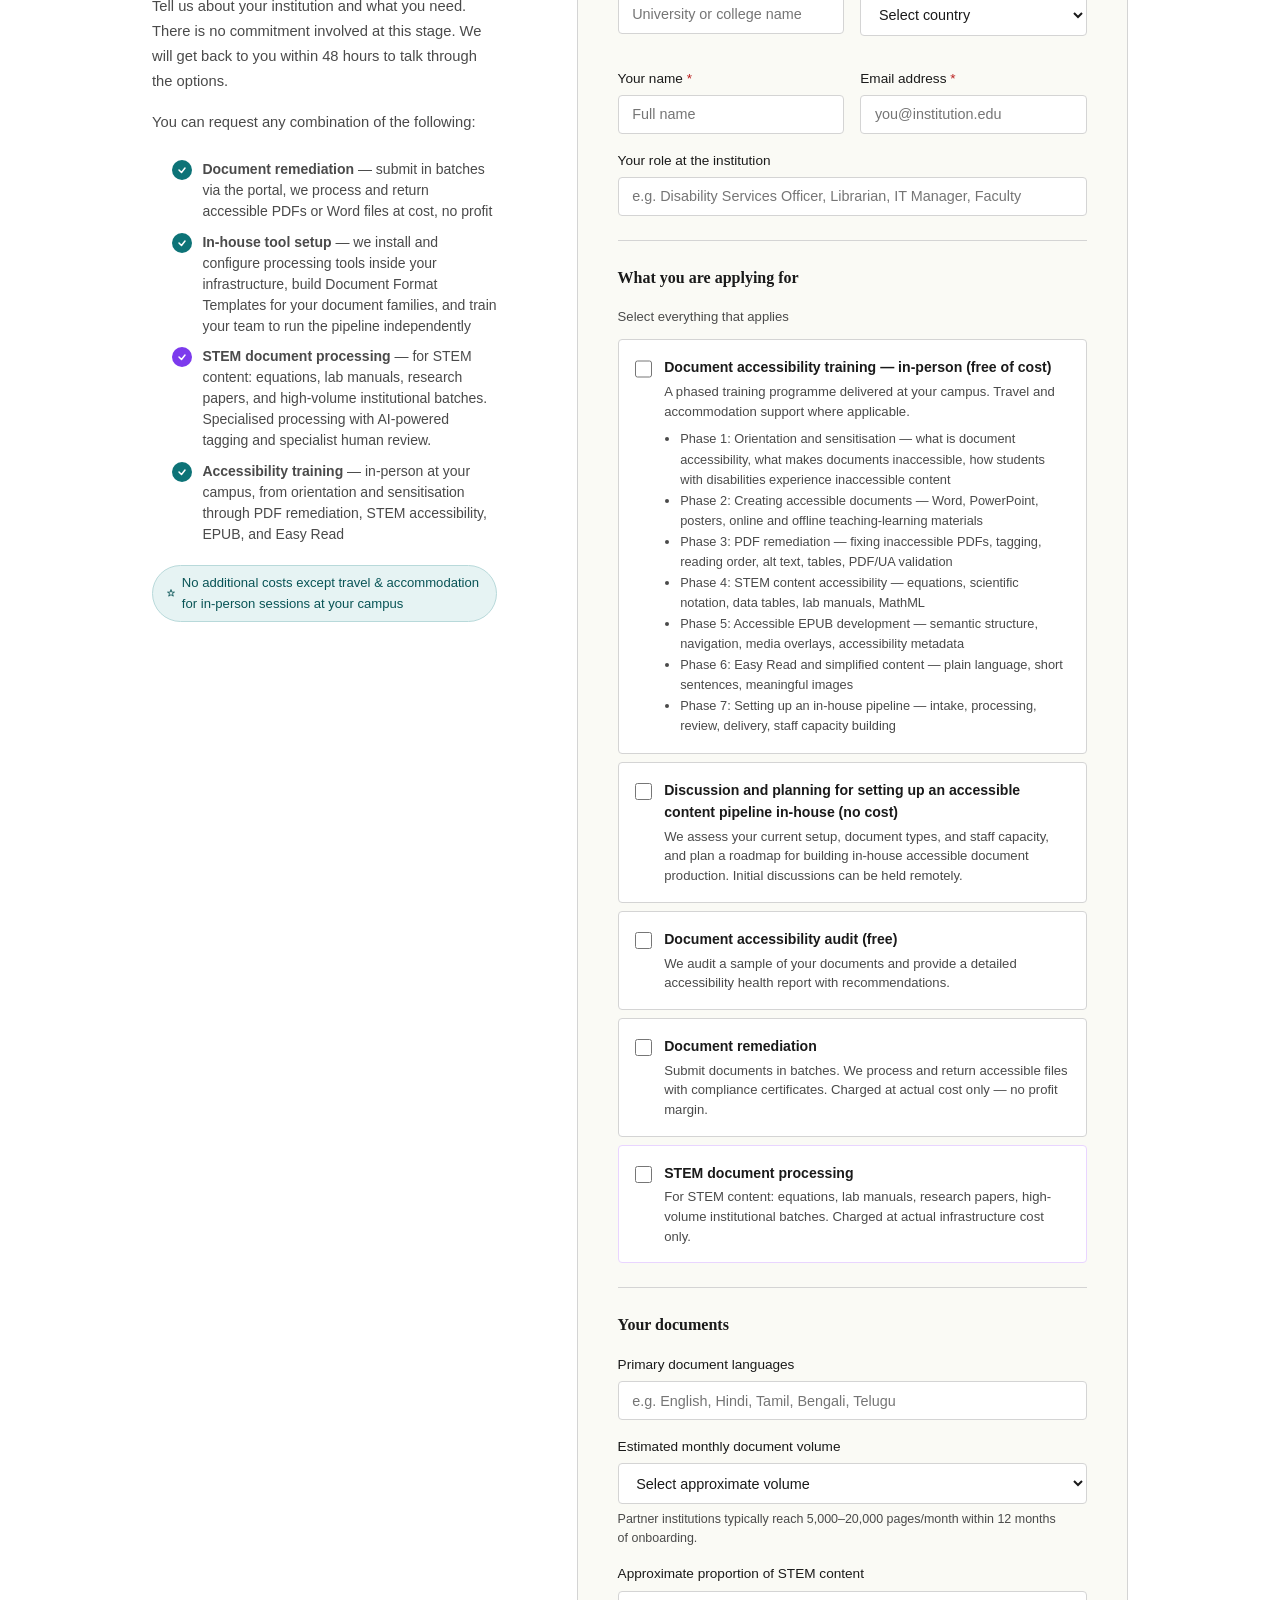
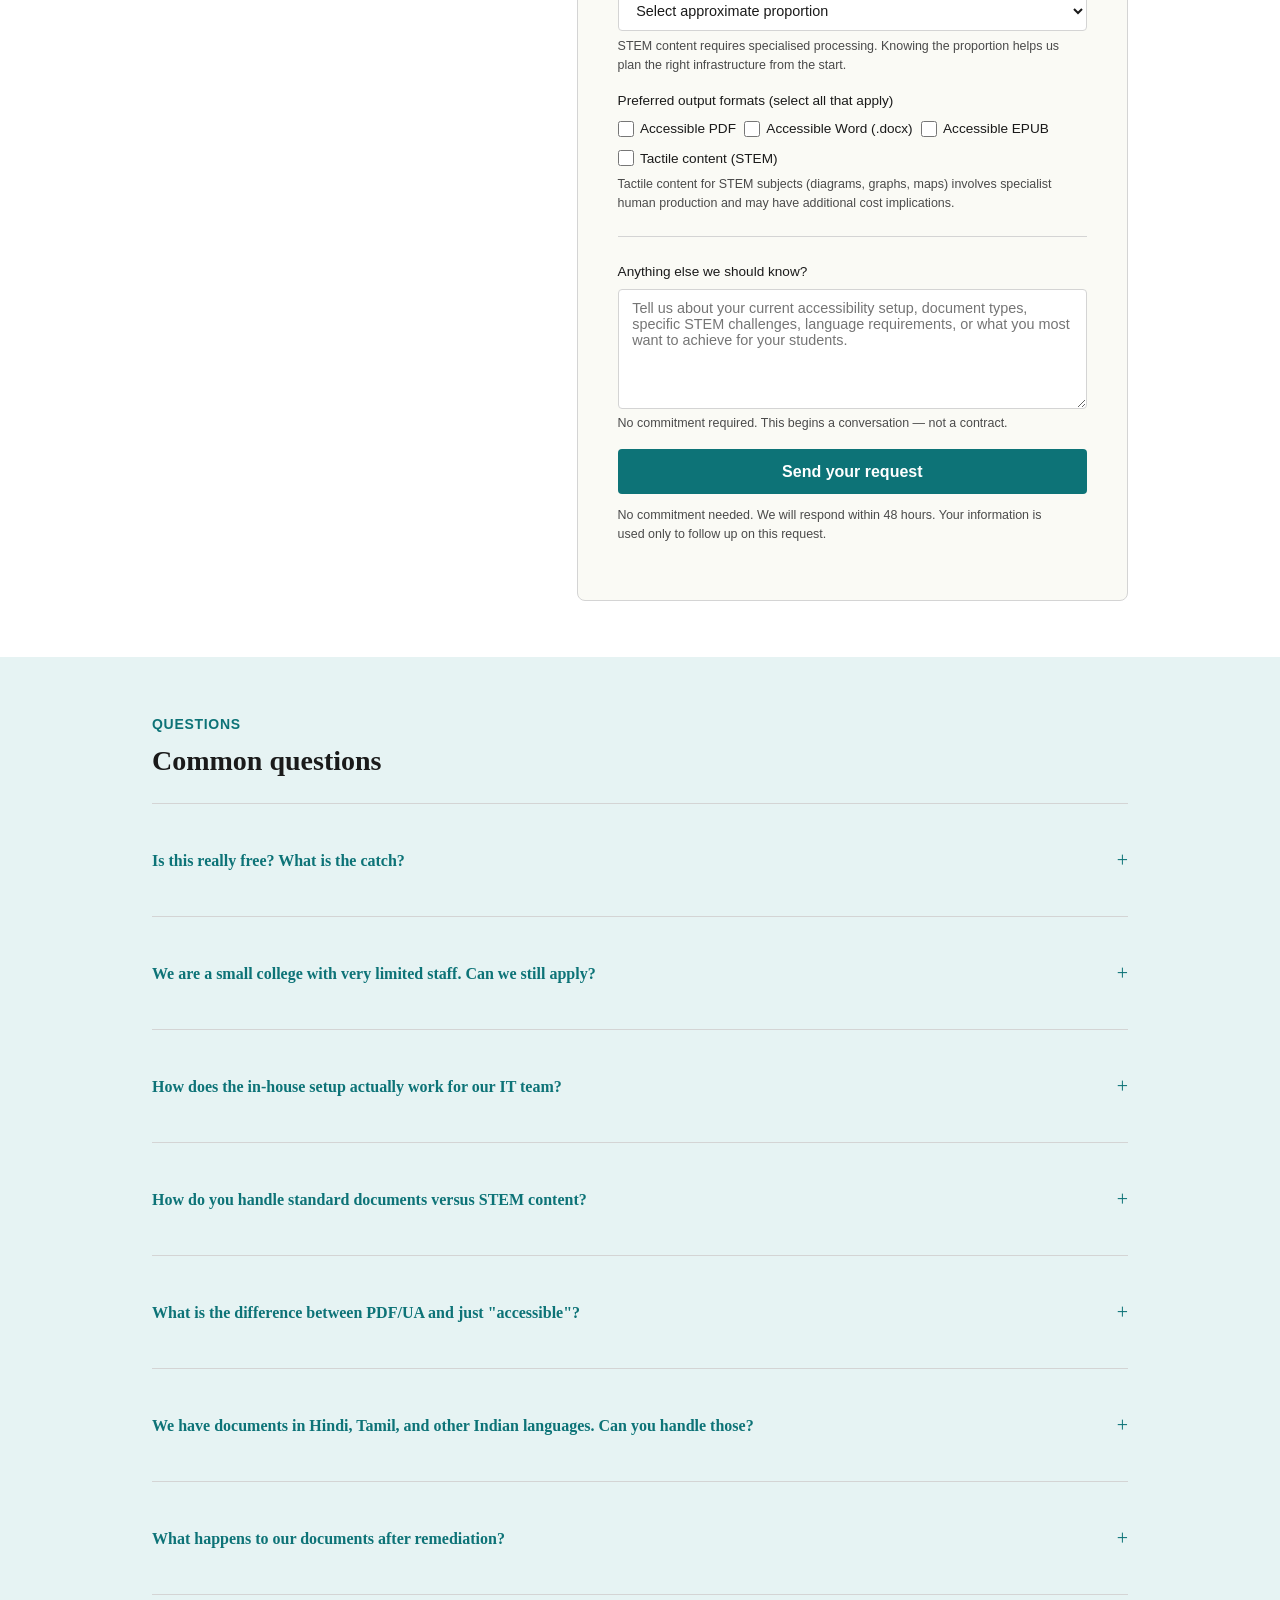
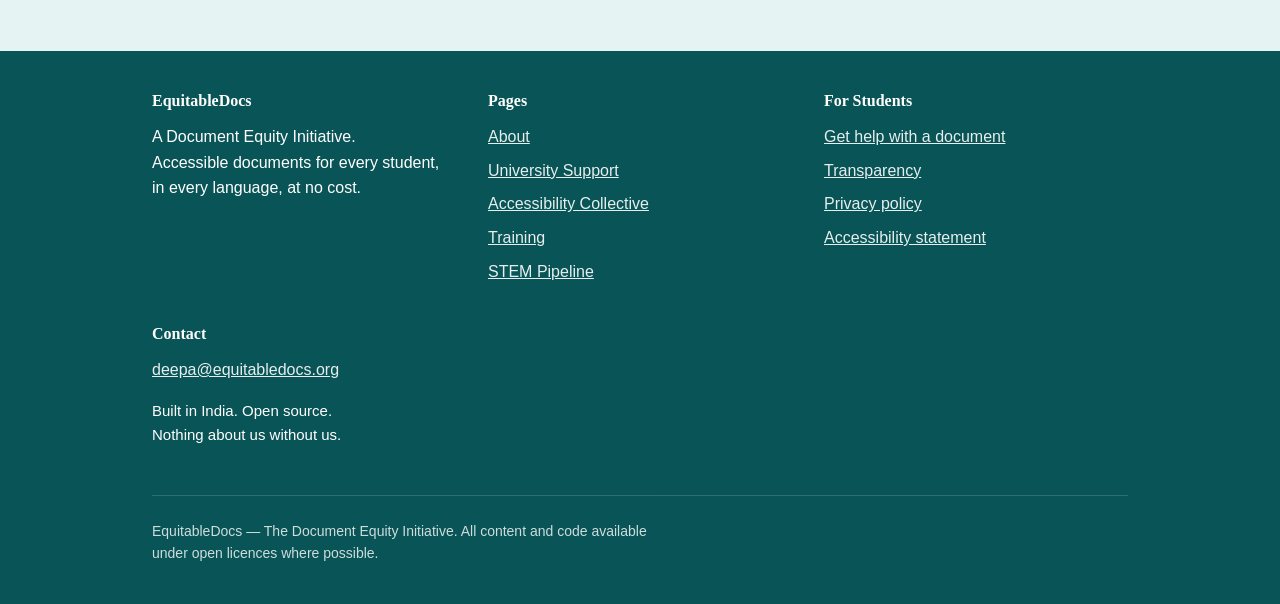
<file: universities.html>
<!DOCTYPE html>
<html lang="en">
<head>
<meta charset="UTF-8">
<meta name="viewport" content="width=device-width, initial-scale=1.0">
<meta name="description" content="EquitableDocs partners with universities to build in-house accessible document capacity. We assess your documents, set up the right tools, train your staff, and step back. Capacity-building, not dependency.">
<title>For Universities — EquitableDocs</title>
<link rel="stylesheet" href="style.css">
<style>
/* ══ Universities page-specific tokens ══ */
:root {
  --teal-mid: #B8D9DA;
  --violet: #7C3AED;
  --violet-bg: #F5F0FF;
  --violet-mid: #E9D5FF;
  --amber: #B45309;
  --amber-bg: #FFFBEB;
}

/* ── Hero layout (two-column) ── */
.hero-grid { display: grid; grid-template-columns: 1fr 1fr; gap: 4rem; align-items: center; }
@media (max-width: 48rem) { .hero-grid { grid-template-columns: 1fr; gap: 2.5rem; } }
.hero-eyebrow { display: block; font-size: 0.875rem; font-weight: 600; color: rgba(255,255,255,0.85); text-transform: uppercase; letter-spacing: 0.05em; margin-bottom: 0.5rem; }
.hero-sub { font-size: 1.05rem; color: rgba(255,255,255,0.88); line-height: 1.65; margin-bottom: 1.5rem; max-width: 540px; }
.hero-actions { display: flex; flex-wrap: wrap; gap: 0.75rem; margin-top: 1.5rem; }
.hero h1 em { font-style: italic; color: var(--teal-mid); }

/* Hero stat cards */
.hero-cards { display: grid; grid-template-columns: 1fr 1fr; gap: 0.75rem; }
@media (max-width: 30rem) { .hero-cards { grid-template-columns: 1fr; } }
.hero-card { background: rgba(255,255,255,0.08); border: 1px solid rgba(255,255,255,0.12); border-radius: 0.5rem; padding: 1.25rem; }
.hero-card.accent { background: rgba(255,255,255,0.15); border-color: rgba(255,255,255,0.2); }
.hero-card-num { display: block; font-family: Georgia, serif; font-size: 1.4rem; font-weight: 600; color: #fff; margin-bottom: 0.25rem; }
.hero-card-label { font-size: 0.82rem; color: rgba(255,255,255,0.7); line-height: 1.5; }

/* ── Section alternating backgrounds ── */
.sec-alt { background: var(--teal-light); }

/* ── Who benefits ── */
.students-grid { display: grid; grid-template-columns: repeat(auto-fit, minmax(300px, 1fr)); gap: 1.25rem; }
.student-card { background: var(--white); border: 1px solid var(--border); border-radius: 0.25rem; padding: 2rem; border-top: 3px solid var(--teal); }
.student-icon { font-size: 2rem; margin-bottom: 0.85rem; display: block; line-height: 1; }
.student-name { font-family: Georgia, serif; font-size: 1.1rem; font-weight: 600; color: var(--text); margin-bottom: 0.5rem; }
.student-desc { font-size: 0.875rem; color: var(--text-light); line-height: 1.65; }
.student-stat { display: inline-block; margin-top: 0.85rem; font-size: 0.8rem; font-weight: 500; background: var(--teal-light); color: var(--teal-dark); padding: 0.2rem 0.7rem; border-radius: 100px; }

/* ── The myth section ── */
.myth-sec { background: var(--teal-dark); border-top: none; }
.myth-sec + section { border-top: none; }
.myth-sec h2 { color: #fff; }
.myth-sec .eyebrow { color: var(--teal-mid); }
.myth-grid { display: grid; grid-template-columns: 1fr 1fr; gap: 1.5rem; }
@media (max-width: 43rem) { .myth-grid { grid-template-columns: 1fr; } }
.myth-card { border-radius: 0.5rem; padding: 2rem; }
.myth-card.wrong { background: rgba(239,68,68,0.12); border: 1px solid rgba(239,68,68,0.25); }
.myth-card.right { background: rgba(13,115,119,0.3); border: 1px solid rgba(13,195,199,0.2); }
.myth-card-tag { font-size: 0.72rem; font-weight: 600; letter-spacing: 0.08em; text-transform: uppercase; margin-bottom: 1rem; display: inline-flex; align-items: center; gap: 0.4rem; }
.myth-card.wrong .myth-card-tag { color: #FCA5A5; }
.myth-card.right .myth-card-tag { color: var(--teal-mid); }
.myth-card h3 { font-family: Georgia, serif; font-size: 1.05rem; color: #fff; margin-bottom: 0.75rem; font-weight: 600; }
.myth-card ul { list-style: none; display: flex; flex-direction: column; gap: 0.55rem; margin: 0; }
.myth-card li { font-size: 0.875rem; line-height: 1.6; display: flex; gap: 0.6rem; align-items: flex-start; }
.myth-card.wrong li { color: rgba(255,255,255,0.65); }
.myth-card.right li { color: rgba(255,255,255,0.82); }
.myth-card li::before { content: ''; display: block; min-width: 14px; height: 14px; margin-top: 3px; border-radius: 50%; }
.myth-card.wrong li::before { background: rgba(239,68,68,0.4); }
.myth-card.right li::before { background: var(--teal); }

/* ── Models / Partners ── */
.models-sec { background: var(--teal-light); border-top: none; }
.models-intro { max-width: 700px; margin-bottom: 3rem; }
.models-grid { display: grid; grid-template-columns: repeat(auto-fit, minmax(310px, 1fr)); gap: 1.5rem; }
.model-card { background: var(--white); border: 1px solid var(--border); border-radius: 0.5rem; padding: 2rem; }
.model-card.partner-card { border-color: var(--violet-mid); border-top: 3px solid var(--violet); }
.model-uni { font-size: 0.75rem; font-weight: 600; letter-spacing: 0.06em; text-transform: uppercase; color: var(--teal); margin-bottom: 0.6rem; }
.model-uni.partner-uni { color: var(--violet); }
.model-card h3 { font-family: Georgia, serif; font-size: 1.05rem; font-weight: 600; color: var(--text); margin-bottom: 0.75rem; }
.model-card p { font-size: 0.875rem; color: var(--text-light); line-height: 1.65; margin-bottom: 0.75rem; }
.model-lesson { font-size: 0.82rem; background: var(--teal-light); color: var(--teal-dark); padding: 0.5rem 0.85rem; border-radius: 0.25rem; font-weight: 500; }
.model-lesson.partner-lesson { background: var(--violet-bg); color: var(--violet); }
.partner-badge { display: inline-flex; align-items: center; gap: 0.35rem; background: var(--violet); color: #fff; font-size: 0.7rem; font-weight: 700; letter-spacing: 0.07em; text-transform: uppercase; padding: 0.25rem 0.65rem; border-radius: 100px; margin-bottom: 0.75rem; }

/* ── Pipeline ── */
.pipeline-intro { display: grid; grid-template-columns: 1.2fr 1fr; gap: 4rem; align-items: start; margin-bottom: 4rem; }
@media (max-width: 48rem) { .pipeline-intro { grid-template-columns: 1fr; gap: 2rem; } }
.pipeline-steps { counter-reset: pipe; display: flex; flex-direction: column; gap: 0; }
.pipe-step { display: grid; grid-template-columns: 52px 1fr; gap: 1rem; align-items: stretch; counter-increment: pipe; }
.pipe-step:not(:last-child) .pipe-num::after { content: ''; display: block; width: 2px; background: var(--teal-mid); flex: 1; margin: 0 auto; }
.pipe-num { display: flex; flex-direction: column; align-items: center; }
.pipe-num-circle { width: 36px; height: 36px; min-height: 36px; background: var(--teal); color: #fff; border-radius: 50%; display: flex; align-items: center; justify-content: center; font-family: Georgia, serif; font-size: 0.9rem; font-weight: 600; flex-shrink: 0; }
.pipe-content { padding-bottom: 2rem; }
.pipe-step:last-child .pipe-content { padding-bottom: 0; }
.pipe-title { font-weight: 500; color: var(--text); margin-bottom: 0.2rem; font-size: 0.95rem; }
.pipe-desc { font-size: 0.855rem; color: var(--text-light); line-height: 1.6; }

/* Pipeline routing fork */
.pipeline-routes { display: grid; grid-template-columns: 1fr 1fr; gap: 1.25rem; margin-bottom: 3rem; }
@media (max-width: 40rem) { .pipeline-routes { grid-template-columns: 1fr; } }
.pipeline-route-card { border-radius: 0.5rem; padding: 1.5rem; border: 1px solid var(--border); }
.pipeline-route-card.route-a { background: var(--teal-light); border-top: 3px solid var(--teal); border-color: var(--teal-mid); }
.pipeline-route-card.route-b { background: var(--violet-bg); border-top: 3px solid var(--violet); border-color: var(--violet-mid); }
.route-badge { display: inline-block; font-size: 0.7rem; font-weight: 700; letter-spacing: 0.08em; text-transform: uppercase; padding: 0.2rem 0.65rem; border-radius: 100px; margin-bottom: 0.65rem; }
.route-badge-a { background: var(--teal); color: #fff; }
.route-badge-b { background: var(--violet); color: #fff; }
.pipeline-route-card h3 { font-family: Georgia, serif; font-weight: 600; color: var(--text); font-size: 1rem; margin-bottom: 0.45rem; }
.pipeline-route-card p { font-size: 0.84rem; color: var(--text-light); line-height: 1.65; }

/* Pipeline aside */
.pipeline-aside { background: var(--teal-dark); color: #fff; border-radius: 0.5rem; padding: 2.5rem; position: sticky; top: 80px; }
.pipeline-aside h3 { font-family: Georgia, serif; font-size: 1.15rem; color: #fff; margin-bottom: 1rem; }
.aside-items { display: flex; flex-direction: column; gap: 1rem; }
.aside-item { display: flex; gap: 0.75rem; align-items: flex-start; }
.aside-item-icon { width: 32px; height: 32px; min-width: 32px; background: rgba(255,255,255,0.1); border-radius: 0.25rem; display: flex; align-items: center; justify-content: center; font-size: 1rem; }
.aside-item-text { font-size: 0.85rem; color: rgba(255,255,255,0.75); line-height: 1.55; }
.aside-item-title { color: #fff; font-weight: 500; font-size: 0.9rem; margin-bottom: 0.15rem; }

/* ── What we offer ── */
.offer-sec { background: var(--teal-dark); border-top: none; }
.offer-sec h2 { color: #fff; }
.offer-sec .sec-lead { color: rgba(255,255,255,0.7); max-width: 680px; }
.offer-sec .eyebrow { color: var(--teal-mid); }
.offer-grid { display: grid; grid-template-columns: repeat(auto-fit, minmax(260px, 1fr)); gap: 1.25rem; }
.offer-card { background: rgba(255,255,255,0.06); border: 1px solid rgba(255,255,255,0.1); border-radius: 0.5rem; padding: 1.75rem; }
.offer-card-tag { font-size: 0.7rem; font-weight: 600; letter-spacing: 0.07em; text-transform: uppercase; color: var(--teal-mid); margin-bottom: 0.75rem; }
.offer-card h3 { font-family: Georgia, serif; font-size: 1rem; color: #fff; margin-bottom: 0.6rem; font-weight: 600; }
.offer-card p { font-size: 0.855rem; color: rgba(255,255,255,0.65); line-height: 1.6; }
.offer-card.highlight { background: rgba(13,115,119,0.35); border-color: rgba(13,195,199,0.25); }
.offer-card.highlight h3 { color: #fff; }
.offer-card.highlight-violet { background: rgba(124,58,237,0.2); border-color: rgba(196,168,255,0.25); }
.offer-card.highlight-violet .offer-card-tag { color: #C4A8FF; }

/* ── Capacity block ── */
.capacity-sec { background: var(--teal-light); border-top: none; }
.capacity-layout { display: grid; grid-template-columns: 1fr 1fr; gap: 5rem; align-items: center; }
@media (max-width: 48rem) { .capacity-layout { grid-template-columns: 1fr; gap: 2.5rem; } }
.cap-timeline { position: relative; padding-left: 2rem; }
.cap-timeline::before { content: ''; position: absolute; left: 10px; top: 0; bottom: 0; width: 2px; background: var(--teal-mid); }
.cap-item { position: relative; margin-bottom: 2rem; }
.cap-item:last-child { margin-bottom: 0; }
.cap-dot { position: absolute; left: -2rem; top: 4px; width: 20px; height: 20px; background: var(--teal); border-radius: 50%; display: flex; align-items: center; justify-content: center; }
.cap-dot-inner { width: 8px; height: 8px; background: #fff; border-radius: 50%; }
.cap-month { font-size: 0.75rem; font-weight: 600; letter-spacing: 0.06em; text-transform: uppercase; color: var(--teal); margin-bottom: 0.3rem; }
.cap-title { font-weight: 500; color: var(--text); margin-bottom: 0.2rem; font-size: 0.95rem; }
.cap-desc { font-size: 0.855rem; color: var(--text-light); line-height: 1.6; }
.cap-quote-block { background: var(--teal-dark); color: #fff; border-radius: 0.5rem; padding: 3rem; }
.cap-quote-block blockquote { font-family: Georgia, serif; font-size: 1.25rem; font-style: italic; line-height: 1.6; color: rgba(255,255,255,0.92); margin-bottom: 1.25rem; }
.cap-quote-block cite { font-size: 0.82rem; color: rgba(255,255,255,0.45); font-style: normal; }
.quote-mark { font-family: Georgia, serif; font-size: 5rem; color: rgba(255,255,255,0.07); line-height: 1; margin-bottom: 0.5rem; }

/* ── Training ecosystem ── */
.training-sec { background: var(--cream); border-top: none; }
.training-header { display: grid; grid-template-columns: 1.4fr 1fr; gap: 4rem; align-items: start; margin-bottom: 2rem; }
@media (max-width: 48rem) { .training-header { grid-template-columns: 1fr; gap: 2rem; } }
.training-header-aside { background: var(--teal-dark); border-radius: 0.5rem; padding: 2rem; color: #fff; }
.training-stat-block { margin-bottom: 1.5rem; padding-bottom: 1.5rem; border-bottom: 1px solid rgba(255,255,255,0.1); }
.training-stat-block:last-of-type { border-bottom: none; margin-bottom: 0.5rem; padding-bottom: 0; }
.training-stat-num { display: block; font-family: Georgia, serif; font-size: 1.6rem; font-weight: 600; color: #fff; line-height: 1.2; }
.training-stat-label { display: block; font-size: 0.8rem; color: rgba(255,255,255,0.5); margin-top: 0.2rem; }

.training-table { width: 100%; border-collapse: collapse; font-size: 0.9rem; }
.training-table thead tr { border-bottom: 2px solid var(--teal); text-align: left; }
.training-table th { padding: 0.75rem 1rem; color: var(--text); font-family: Georgia, serif; font-weight: 600; }
.training-table tbody tr { border-bottom: 1px solid var(--border); }
.training-table tbody tr:last-child { border-bottom: none; }
.training-table td { padding: 0.75rem 1rem; }
.training-table td:first-child { color: var(--text-light); }
.training-table td:nth-child(2) { color: var(--text); }
.training-table td:last-child { color: var(--text-light); font-size: 0.85rem; }
.training-level-badge { font-size: 0.78rem; font-weight: 500; }
.level-foundation { color: var(--teal); }
.level-intermediate { color: #92400E; }
.level-advanced { color: #4C1D95; }

.training-custom { background: var(--teal-dark); border-radius: 0.5rem; padding: 2.5rem; display: flex; align-items: center; justify-content: space-between; gap: 2rem; flex-wrap: wrap; margin-top: 2rem; }
.training-custom-text h3 { font-family: Georgia, serif; font-size: 1.15rem; color: #fff; margin-bottom: 0.5rem; }
.training-custom-text p { font-size: 0.88rem; color: rgba(255,255,255,0.65); line-height: 1.6; max-width: 520px; }
.training-custom-btn { display: inline-flex; white-space: nowrap; align-items: center; background: #fff; color: var(--teal-dark); font-size: 0.9rem; font-weight: 500; padding: 0.8rem 1.5rem; border-radius: 0.25rem; text-decoration: none; }
.training-custom-btn:hover { background: var(--cream); color: var(--teal-dark); }

/* ── Pricing philosophy ── */
.pricing-strip { background: var(--amber-bg); border-top: 3px solid var(--amber); border-bottom: 3px solid var(--amber); padding: 3rem 0; }
.pricing-strip .container { display: grid; grid-template-columns: 1fr 2fr; gap: 4rem; align-items: start; }
@media (max-width: 43rem) { .pricing-strip .container { grid-template-columns: 1fr; gap: 1.5rem; } }
.pricing-strip h2 { font-family: Georgia, serif; font-size: 1.3rem; font-weight: 600; color: var(--amber); }
.pricing-strip p { font-size: 0.93rem; color: var(--text-light); line-height: 1.7; margin-bottom: 0.75rem; }
.pricing-strip strong { color: var(--amber); font-weight: 600; }
.pricing-pills { display: flex; flex-wrap: wrap; gap: 0.6rem; margin-top: 1rem; }
.pricing-pill { font-size: 0.8rem; font-weight: 500; padding: 0.3rem 0.85rem; border-radius: 100px; border: 1.5px solid; }
.pricing-pill.yes { border-color: var(--teal); color: var(--teal-dark); background: var(--teal-light); }
.pricing-pill.no { border-color: #FCA5A5; color: #991B1B; background: #FEF2F2; }

/* ── Application form ── */
.form-sec { background: var(--white); border-top: none; }
.form-layout { display: grid; grid-template-columns: 1fr 1.6fr; gap: 5rem; align-items: start; }
@media (max-width: 48rem) { .form-layout { grid-template-columns: 1fr; gap: 3rem; } }
.form-explainer h2 { font-family: Georgia, serif; font-size: 1.7rem; font-weight: 600; color: var(--text); margin-bottom: 1rem; }
.form-explainer p { font-size: 0.92rem; color: var(--text-light); line-height: 1.7; margin-bottom: 1rem; }
.form-options-list { list-style: none; margin-top: 1.5rem; display: flex; flex-direction: column; gap: 0.6rem; }
.form-options-list li { display: flex; gap: 0.65rem; align-items: flex-start; font-size: 0.875rem; color: var(--text-light); line-height: 1.5; }
.fol-dot { width: 20px; height: 20px; min-width: 20px; background: var(--teal); border-radius: 50%; margin-top: 1px; display: flex; align-items: center; justify-content: center; }
.fol-dot svg { width: 10px; height: 10px; }
.fol-dot.violet { background: var(--violet); }
.no-cost-badge { display: inline-flex; align-items: center; gap: 0.4rem; background: var(--teal-light); color: var(--teal-dark); font-size: 0.82rem; font-weight: 500; padding: 0.4rem 0.9rem; border-radius: 100px; margin-top: 1.25rem; border: 1px solid var(--teal-mid); }

/* ── Form card ── */
.form-card { background: var(--cream); border: 1px solid var(--border); border-radius: 0.5rem; padding: 2.5rem; }
@media (max-width: 48rem) { .form-card { padding: 1.5rem; } }
.form-section-title { font-family: Georgia, serif; font-size: 1rem; font-weight: 600; color: var(--text); margin-bottom: 1rem; margin-top: 0.5rem; }
.form-two { display: grid; grid-template-columns: 1fr 1fr; gap: 1rem; }
@media (max-width: 30rem) { .form-two { grid-template-columns: 1fr; } }
.fg { margin-bottom: 1rem; }
.fg-label { display: block; font-size: 0.85rem; font-weight: 500; color: var(--text); margin-bottom: 0.35rem; }
.req { color: #B91C1C; }
.fg-input,
.fg-select,
.fg-textarea { display: block; width: 100%; font-size: 0.9rem; padding: 0.65rem 0.85rem; border: 1px solid var(--border); border-radius: 0.25rem; background: var(--white); color: var(--text); font-family: inherit; }
.fg-input:focus,
.fg-select:focus,
.fg-textarea:focus { outline: 3px solid var(--focus); outline-offset: 2px; border-color: var(--teal); }
.fg-textarea { min-height: 120px; resize: vertical; }
.fg-hint { font-size: 0.78rem; color: var(--text-light); margin-top: 0.35rem; line-height: 1.5; }
.divider { border: none; border-top: 1px solid var(--border); margin: 1.5rem 0; }

/* Checkbox choices */
.choice-group { margin-bottom: 1rem; }
.choice-group-label { font-size: 0.82rem; font-weight: 500; color: var(--text-light); margin-bottom: 0.75rem; }
.choice-opt { display: flex; gap: 0.75rem; align-items: flex-start; padding: 1rem; border: 1px solid var(--border); border-radius: 0.25rem; margin-bottom: 0.5rem; cursor: pointer; background: var(--white); }
.choice-opt:hover { border-color: var(--teal); }
.choice-opt input[type="checkbox"] { margin-top: 0.25rem; flex-shrink: 0; accent-color: var(--teal); width: 1.1rem; height: 1.1rem; }
.choice-opt-text strong { display: block; font-size: 0.88rem; color: var(--text); margin-bottom: 0.2rem; }
.choice-opt-desc { font-size: 0.82rem; color: var(--text-light); line-height: 1.5; margin-bottom: 0; }
.violet-opt { border-color: var(--violet-mid); }
.violet-opt:hover { border-color: var(--violet); }

/* Format chips */
.format-chips { display: flex; flex-wrap: wrap; gap: 0.5rem; }
.format-chip { display: inline-flex; align-items: center; gap: 0.4rem; }
.format-chip input[type="checkbox"] { accent-color: var(--teal); width: 1rem; height: 1rem; }
.format-chip label { font-size: 0.85rem; color: var(--text); cursor: pointer; }

/* Submit */
.btn-submit { display: block; width: 100%; background: var(--teal); color: #fff; font-size: 1rem; font-weight: 600; padding: 0.85rem 1.5rem; border: none; border-radius: 0.25rem; cursor: pointer; font-family: inherit; margin-top: 0.5rem; }
.btn-submit:hover { background: var(--teal-dark); }
.btn-submit:focus-visible { outline: 3px solid var(--focus); outline-offset: 2px; }
.form-privacy { font-size: 0.78rem; color: var(--text-light); margin-top: 0.75rem; line-height: 1.5; }

/* ── FAQ section ── */
.faq-sec { background: var(--teal-light); border-top: none; }
.faq-list { margin-top: 1.5rem; }
.faq-item { border-bottom: 1px solid var(--border); }
.faq-item:first-child { border-top: 1px solid var(--border); }
.faq-item details { padding: 0; }
.faq-item summary { display: flex; justify-content: space-between; align-items: center; gap: 1rem; padding: 1.25rem 0; cursor: pointer; font-family: Georgia, serif; font-size: 1rem; font-weight: 600; color: var(--teal); list-style: none; }
.faq-item summary::-webkit-details-marker { display: none; }
.faq-item summary::marker { display: none; content: ''; }
.faq-plus { font-size: 1.25rem; font-weight: 400; color: var(--teal); flex-shrink: 0; }
details[open] .faq-plus { transform: rotate(45deg); }
.faq-body { padding: 0 0 1.25rem; font-size: 0.9375rem; color: var(--text-light); line-height: 1.7; }

/* ── Misc overrides ── */
.sec-lead { font-size: 1.05rem; color: var(--text-light); line-height: 1.65; max-width: 700px; margin-bottom: 2rem; }
</style>
</head>
<body>

<a href="#main" class="skip-link">Skip to main content</a>

<header>
  <div class="container header-inner">
    <a href="/" class="site-name" aria-label="EquitableDocs home">EquitableDocs</a>
    <button class="menu-toggle" aria-expanded="false" aria-controls="main-nav" aria-label="Open menu">
      <svg class="icon-open" aria-hidden="true" width="24" height="24" viewBox="0 0 24 24" fill="none" stroke="currentColor" stroke-width="2"><path d="M3 6h18M3 12h18M3 18h18"/></svg>
      <svg class="icon-close" aria-hidden="true" width="24" height="24" viewBox="0 0 24 24" fill="none" stroke="currentColor" stroke-width="2"><path d="M18 6L6 18M6 6l12 12"/></svg>
    </button>
    <nav aria-label="Main navigation">
      <ul id="main-nav">
        <li><a href="/about">About</a></li>
        <li><a href="/universities" aria-current="page">University Support</a></li>
        <li><a href="/accessibility-collective">Accessibility Collective</a></li>
        <li><a href="/training">Training</a></li>
        <li><a href="/transparency">Transparency</a></li>
        <li><a href="/get-help">Get Help</a></li>
      </ul>
    </nav>
  </div>
</header>

<main id="main">

<!-- ══ HERO ══════════════════════════════════════════════════════════════ -->
<section class="hero" aria-labelledby="hero-h">
  <div class="container hero-grid">
    <div>
      <span class="hero-eyebrow">For universities and colleges</span>
      <h1 id="hero-h">Build accessible document capacity at your institution — <em>then own it completely.</em></h1>
      <p class="hero-sub">Through EquitableDocs, The Document Equity Initiative helps universities make their documents accessible — standard and STEM. We assess your documents, set up the right tools inside your infrastructure, train your staff to run them, and step back. Our goal is to make ourselves unnecessary.</p>
      <div class="hero-actions">
        <a href="#apply" class="btn btn-primary">Request support for your institution</a>
        <a href="#pipeline" class="btn btn-outline-w">See the two pipelines</a>
      </div>
    </div>
    <div class="hero-cards" aria-label="Key statistics about document inaccessibility">
      <div class="hero-card accent">
        <span class="hero-card-num">1 in 5</span>
        <span class="hero-card-label">Students has a print disability that affects how they read documents</span>
      </div>
      <div class="hero-card">
        <span class="hero-card-num">93%</span>
        <span class="hero-card-label">Of PDFs in Indian higher education fail basic accessibility checks</span>
      </div>
      <div class="hero-card">
        <span class="hero-card-num">No profit</span>
        <span class="hero-card-label">We are a mission-driven initiative. Costs passed on are actual, verifiable, and published.</span>
      </div>
      <div class="hero-card">
        <span class="hero-card-num">12–18 mo.</span>
        <span class="hero-card-label">To full in-house capability — your staff running the pipeline independently</span>
      </div>
    </div>
  </div>
</section>

<!-- ══ WHO BENEFITS ══════════════════════════════════════════════════════ -->
<section aria-labelledby="students-h">
  <div class="container">
    <span class="eyebrow" aria-hidden="true">Who benefits</span>
    <h2 id="students-h">Which students need accessible documents — and why it matters</h2>
    <p class="sec-lead">Document inaccessibility is not a rare edge case. It affects a wide group of students who are rarely counted in institutional audits — because most have learned to manage quietly, or have simply stopped trying to access certain materials.</p>

    <div class="students-grid" role="list">

      <article class="student-card" aria-labelledby="s1" role="listitem">
        <span class="student-icon" aria-hidden="true">&#x1f441;&#xfe0f;</span>
        <h3 class="student-name" id="s1">Students who are blind or have low vision</h3>
        <p class="student-desc">Screen readers such as NVDA and JAWS can only read a PDF that has been properly tagged — with headings, paragraphs, figures with alt text, and tables with headers. An untagged PDF produces silence or random noise. Students using screen magnification software face a different problem: a scanned PDF is just an image, and image content cannot be enlarged as readable text, reflowed, or read aloud. Both groups are entirely dependent on how a document was prepared.</p>
        <span class="student-stat">Combined, the largest print disability group in Indian higher education</span>
      </article>

      <article class="student-card" aria-labelledby="s2" role="listitem">
        <span class="student-icon" aria-hidden="true">&#x1f4d6;</span>
        <h3 class="student-name" id="s2">Students with specific learning disabilities</h3>
        <p class="student-desc">Students with dyslexia rely on text-to-speech tools, font substitutions, and reading overlays. These tools only work when the underlying text is properly encoded and the reading order is correct. In multi-column academic layouts — common in Indian textbooks and research papers — incorrect reading order causes text-to-speech tools to read content out of sequence. Students with ADHD benefit from clear heading structures and bookmarks, which allow them to navigate directly to the section they need rather than scrolling through entire documents.</p>
        <span class="student-stat">1 in 10 students has dyslexia. 5–7% of university-age students have ADHD.</span>
      </article>

      <article class="student-card" aria-labelledby="s3" role="listitem">
        <span class="student-icon" aria-hidden="true">&#x1f91d;</span>
        <h3 class="student-name" id="s3">Students with motor and physical disabilities</h3>
        <p class="student-desc">Students who cannot hold a physical textbook, or who use switch access, eye-gaze technology, or voice control, depend entirely on digital documents that are keyboard navigable and properly structured. A PDF without correct tab order effectively requires a mouse to use — which these students may not be able to operate. Accessible documents are not an accommodation for this group: they are the only viable format.</p>
        <span class="student-stat">Often underreported in institutional disability statistics</span>
      </article>

      <article class="student-card" aria-labelledby="s4" role="listitem">
        <span class="student-icon" aria-hidden="true">&#x1f9e0;</span>
        <h3 class="student-name" id="s4">Neurodivergent students broadly</h3>
        <p class="student-desc">Consistent heading structures, clear language, predictable document layouts, and logical reading order benefit a wide group of students — including those with autism, acquired brain injuries, processing disorders, and age-related cognitive changes. These students rarely identify themselves in formal disability registers, but they make up a significant proportion of the student population. Good document structure is good design for everyone. For this group, it is often the difference between engaging with course material independently or not.</p>
        <span class="student-stat">15–20% of students identify as neurodivergent in some form</span>
      </article>

    </div>
  </div>
</section>

<!-- ══ THE MYTH ══════════════════════════════════════════════════════════ -->
<section class="myth-sec" aria-labelledby="myth-h">
  <div class="container">
    <span class="eyebrow" aria-hidden="true">The common misunderstanding</span>
    <h2 id="myth-h">"We have a scanner and a braille printer."</h2>
    <p class="sec-lead" style="color:rgba(255,255,255,.7)">This is the most common response when we ask universities about their document accessibility provision. It is also, unfortunately, not a solution — and it may be creating a false sense of coverage that leaves most students without support.</p>
    <div class="myth-grid">
      <div class="myth-card wrong" role="region" aria-label="What does not work">
        <p class="myth-card-tag">
          <span aria-hidden="true">&#x2715;</span> What doesn't work
        </p>
        <h3>The scanner-and-printer approach</h3>
        <ul role="list">
          <li>Scanning a physical textbook produces an image-only PDF. Screen readers cannot read images. The student receives a file they still cannot access.</li>
          <li>Braille printers serve students who read braille — a small subset of the blind population. They do not serve low vision, dyslexic, ADHD, or motor-impaired students.</li>
          <li>One staff member with Acrobat Pro "checking" documents cannot scale to a department's full document load — especially STEM content with equations and tables.</li>
          <li>Ad-hoc, request-based systems mean a student must already know to ask, know who to ask, wait for a response, and receive something usable. Most students give up.</li>
          <li>No institutional memory. When the staff member leaves, the process leaves with them.</li>
        </ul>
      </div>
      <div class="myth-card right" role="region" aria-label="What actually works">
        <p class="myth-card-tag">
          <span aria-hidden="true">&#x2713;</span> What actually works
        </p>
        <h3>A systematic, pipeline-based approach</h3>
        <ul role="list">
          <li>Documents are remediated before students need them — not after a request. Proactive accessibility is the standard at leading universities worldwide.</li>
          <li>Automated tagging tools handle document structure at volume — freeing human reviewers for the decisions automation cannot make: image descriptions, equation alt text, complex table markup.</li>
          <li>Trained volunteers and staff handle what automation cannot: alt text for figures, equation descriptions for STEM content, complex table markup.</li>
          <li>Validated output — every document runs through veraPDF and PAC checks before delivery. A compliance certificate travels with the document.</li>
          <li>Institutional knowledge is encoded in format templates and training, not in one person's head. Staff can change; the system remains.</li>
        </ul>
      </div>
    </div>
  </div>
</section>

<!-- ══ GLOBAL EVIDENCE & PIPELINE PARTNERS ══════════════════════════════ -->
<section class="models-sec" aria-labelledby="models-h">
  <div class="container">
    <span class="eyebrow" aria-hidden="true">Global evidence &amp; pipeline partners</span>
    <h2 id="models-h">What the world has built — and where EquitableDocs fits</h2>
    <div class="models-intro">
      <p class="sec-lead">Universities in North America, the UK, Australia, and Africa have been building systematic accessible document operations for over a decade. Their approaches share a consistent finding: accessibility works when it is built into institutional processes, not handled case by case. EquitableDocs draws on these proven models.</p>
    </div>
    <div class="models-grid" role="list">

      <article class="model-card" aria-labelledby="m3" role="listitem">
        <p class="model-uni">Arizona State University + Ohio State University</p>
        <h3 id="m3">Open-source STEM remediation at scale</h3>
        <p>ASU and Ohio State built an open-source approach to high-volume STEM document remediation — combining automated tagging, AI-generated descriptions for complex figures, and orchestrated processing workflows. Their work demonstrates that STEM accessibility can be handled systematically, not document by document.</p>
        <p class="model-lesson">Lesson: STEM documents need a different approach from standard documents. Automation handles structure; trained specialists handle equations and complex figures. Both are needed at scale.</p>
      </article>

      <article class="model-card" aria-labelledby="m1" role="listitem">
        <p class="model-uni">Penn State University</p>
        <h3 id="m1">The maker-centred approach</h3>
        <p>Penn State's accessibility initiative trains the document creators — faculty and staff — rather than centralising remediation in one office. Their web accessibility guidelines and document standards training mean accessibility is embedded in how content is made, not patched afterwards.</p>
        <p class="model-lesson">Lesson for Indian universities: Train the people making the documents, not just the people fixing them. Faculty who know how to export accessible PDFs from InDesign or Word eliminate the remediation problem at source.</p>
      </article>

      <article class="model-card" aria-labelledby="m2" role="listitem">
        <p class="model-uni">University of Washington — DO-IT</p>
        <h3 id="m2">The proactive accessibility model</h3>
        <p>UW's DO-IT centre pioneered the idea that accessibility should be designed in from the start — not retrofitted. Their electronic document accessibility programme produces guides, trains staff, and partners with IT to ensure all new content meets accessibility standards before publication.</p>
        <p class="model-lesson">Lesson: Build the standard into procurement and publication workflows. Every new course pack should have an accessibility checkpoint before it reaches students.</p>
      </article>

      <article class="model-card" aria-labelledby="m4" role="listitem">
        <p class="model-uni">Harvard University</p>
        <h3 id="m4">The central resource model</h3>
        <p>Harvard's IT Accessibility office provides institution-wide guidance, training, and document templates. Critically, they publish their standards openly — any faculty member can access the guidance without going through a helpdesk. They also run a remediation service for complex documents that departments cannot handle internally.</p>
        <p class="model-lesson">Lesson: A central accessible template library removes the most common barrier — faculty who want to do the right thing but do not know how.</p>
      </article>

      <article class="model-card" aria-labelledby="m5" role="listitem">
        <p class="model-uni">JISC — United Kingdom</p>
        <h3 id="m5">The sector-wide shared infrastructure model</h3>
        <p>JISC developed accessibility guidance and toolkits that universities adopt as baseline standards rather than each institution building from scratch. Their TechDis service provided accessible document production resources to institutions that lacked the staff to develop expertise independently — a model of shared infrastructure across a sector.</p>
        <p class="model-lesson">Lesson: When individual institutions cannot build full capacity, shared standards and shared tools reduce the burden on each one. EquitableDocs plays this role for India — providing the pipeline, the templates, and the training that institutions can then run themselves.</p>
      </article>

      <article class="model-card" aria-labelledby="m6" role="listitem">
        <p class="model-uni">Building on global practice</p>
        <h3 id="m6">What global evidence teaches — and what India requires in addition</h3>
        <p>Accessible document systems have been built across many contexts. The core logic is consistent everywhere: accessibility works when it is built into institutional processes, not handled case by case.</p>
        <p>Indian universities share that core challenge, and also face additional ones: documents in multiple scripts and languages, large volumes of scanned regional language textbooks, government exam papers with time-sensitive access needs, and staff capacity constraints that make large centralised accessibility units impractical.</p>
        <p class="model-lesson">EquitableDocs is built on global best practice and grounded in Indian reality. We are not importing a model — we are developing one that belongs here.</p>
      </article>

    </div>
  </div>
</section>

<!-- ══ PIPELINE ══════════════════════════════════════════════════════════ -->
<section id="pipeline" aria-labelledby="pipeline-h">
  <div class="container">
    <span class="eyebrow" aria-hidden="true">The process</span>
    <h2 id="pipeline-h">How we make your documents accessible</h2>
    <p class="sec-lead">Every document goes through a structured process — from assessment to validated delivery. Standard documents and STEM content follow different processing tracks, but both deliver the same outcome: documents that work with screen readers, braille displays, and assistive technology, validated against international standards.</p>

    <!-- Pipeline routing cards -->
    <div class="pipeline-routes" aria-label="Two processing tracks">
      <div class="pipeline-route-card route-a">
        <span class="route-badge route-badge-a">Standard documents</span>
        <h3>Notes, textbooks, forms, letters, scanned PDFs</h3>
        <p>Automated tagging and batch processing using tools installed inside your own infrastructure. Your IT team learns to run these independently.</p>
      </div>
      <div class="pipeline-route-card route-b">
        <span class="route-badge route-badge-b">STEM content</span>
        <h3>Textbooks with equations, lab manuals, research papers, complex data tables</h3>
        <p>Specialised processing for equations, complex layouts, and high-volume batches. AI-powered tagging combined with specialist human review.</p>
      </div>
    </div>

    <div class="pipeline-intro">
      <div class="pipeline-steps" aria-label="End-to-end accessible document pipeline">

        <div class="pipe-step">
          <div class="pipe-num">
            <div class="pipe-num-circle" aria-hidden="true">1</div>
          </div>
          <div class="pipe-content">
            <p class="pipe-title">Document assessment and classification</p>
            <p class="pipe-desc">We analyse every incoming document for type, language, complexity, and STEM content. This determines which processing track it follows. Scanned documents go through OCR first to convert images into searchable text.</p>
          </div>
        </div>

        <div class="pipe-step">
          <div class="pipe-num">
            <div class="pipe-num-circle" aria-hidden="true">2</div>
          </div>
          <div class="pipe-content">
            <p class="pipe-title">OCR for scanned documents</p>
            <p class="pipe-desc">Scanned PDFs are processed through OCR with language-specific models — covering all Indic scripts, Arabic, Amharic, Swahili, and 100+ languages. This converts image-only PDFs into searchable text before any accessibility work begins.</p>
          </div>
        </div>

        <div class="pipe-step">
          <div class="pipe-num">
            <div class="pipe-num-circle" aria-hidden="true">3</div>
          </div>
          <div class="pipe-content">
            <p class="pipe-title">Automated structure tagging</p>
            <p class="pipe-desc">Automated tools analyse the document layout and apply accessibility tags — headings, paragraphs, lists, figures, tables, reading order. Document Format Templates built for your institution's specific document types dramatically improve accuracy at this stage.</p>
          </div>
        </div>

        <div class="pipe-step">
          <div class="pipe-num">
            <div class="pipe-num-circle" aria-hidden="true">4</div>
          </div>
          <div class="pipe-content">
            <p class="pipe-title">Equation extraction (STEM documents)</p>
            <p class="pipe-desc">Mathematical equations are extracted and converted to formats that screen readers and braille displays can render meaningfully — not just as silence or 'image'. Every equation receives a plain-language description written by a trained specialist.</p>
          </div>
        </div>

        <div class="pipe-step">
          <div class="pipe-num">
            <div class="pipe-num-circle" aria-hidden="true">5</div>
          </div>
          <div class="pipe-content">
            <p class="pipe-title">Specialist human review</p>
            <p class="pipe-desc">Trained accessibility specialists handle what automation cannot — image descriptions, equation alt text, complex table markup. Work is split by type so specialists work in parallel, reducing turnaround time.</p>
          </div>
        </div>

        <div class="pipe-step">
          <div class="pipe-num">
            <div class="pipe-num-circle" aria-hidden="true">6</div>
          </div>
          <div class="pipe-content">
            <p class="pipe-title">Quality assurance and validation</p>
            <p class="pipe-desc">Every document is validated against international accessibility standards using industry-standard tools. A senior reviewer does a screen reader spot-test before sign-off. A compliance certificate accompanies every delivery.</p>
          </div>
        </div>

        <div class="pipe-step">
          <div class="pipe-num">
            <div class="pipe-num-circle" aria-hidden="true">7</div>
          </div>
          <div class="pipe-content">
            <p class="pipe-title">Delivery in your chosen format</p>
            <p class="pipe-desc">Remediated documents are delivered as tagged PDF (PDF/UA compliant), accessible Word (.docx), or both — depending on your institution's needs. A compliance certificate is attached to every delivery. Documents are deleted from active storage after an agreed retention period.</p>
          </div>
        </div>

        <div class="pipe-step">
          <div class="pipe-num">
            <div class="pipe-num-circle" aria-hidden="true">8</div>
          </div>
          <div class="pipe-content">
            <p class="pipe-title">Knowledge transfer to your team</p>
            <p class="pipe-desc">As we process your documents, we document every decision — what configurations were applied, what templates were built, what corrections were made. This becomes the training material for your own staff. The process lives in your institution, not in our heads.</p>
          </div>
        </div>

      </div>

      <aside class="pipeline-aside" aria-label="What this pipeline means for your institution">
        <h3>What this means for your institution</h3>
        <div class="aside-items">
          <div class="aside-item">
            <div class="aside-item-icon" aria-hidden="true">&#x1f527;</div>
            <div>
              <p class="aside-item-title">Your tools run on your own servers</p>
              <p class="aside-item-text">Processing tools are installed within your own infrastructure. Your IT team runs them. Your staff learn them. Nothing is locked inside EquitableDocs.</p>
            </div>
          </div>
          <div class="aside-item">
            <div class="aside-item-icon" aria-hidden="true">&#x26a1;</div>
            <div>
              <p class="aside-item-title">STEM content gets specialised processing</p>
              <p class="aside-item-text">Documents with equations, complex layouts, and high-volume batches go through a dedicated STEM track with AI-powered tagging and specialist human review.</p>
            </div>
          </div>
          <div class="aside-item">
            <div class="aside-item-icon" aria-hidden="true">&#x1f465;</div>
            <div>
              <p class="aside-item-title">Your staff trained alongside ours</p>
              <p class="aside-item-text">We do not train EquitableDocs staff and then train your staff separately. We train everyone at the same time — so the knowledge transfer is direct and immediate.</p>
            </div>
          </div>
          <div class="aside-item">
            <div class="aside-item-icon" aria-hidden="true">&#x1f4d0;</div>
            <div>
              <p class="aside-item-title">Document Format Templates belong to you</p>
              <p class="aside-item-text">During onboarding, we build Document Format Templates for your specific recurring document types. These templates belong to your institution and improve processing accuracy for every batch you run — permanently.</p>
            </div>
          </div>
          <div class="aside-item">
            <div class="aside-item-icon" aria-hidden="true">&#x2705;</div>
            <div>
              <p class="aside-item-title">Compliance certificates on every delivery</p>
              <p class="aside-item-text">Every document comes with a veraPDF compliance report. If a student or regulator ever asks whether a document is accessible, you have proof — not just a promise.</p>
            </div>
          </div>
        </div>
      </aside>
    </div>
  </div>
</section>

<!-- ══ WHAT WE OFFER ════════════════════════════════════════════════════ -->
<section class="offer-sec" aria-labelledby="offer-h">
  <div class="container">
    <span class="eyebrow" aria-hidden="true">What we offer</span>
    <h2 id="offer-h">What support looks like in practice</h2>
    <p class="sec-lead">This is not a subscription or a service contract. It is practical, hands-on support for institutions that want to take accessible document production seriously — and build the skills to sustain it themselves.</p>
    <div class="offer-grid" role="list">

      <article class="offer-card highlight" role="listitem" aria-labelledby="o1">
        <p class="offer-card-tag">Document remediation</p>
        <h3 id="o1">Submit documents for remediation — at transparent cost, no profit</h3>
        <p>Send us documents through the portal. We process them using the same dual-pipeline system we help you build internally — automated tagging, specialist human review, and veraPDF validation. We do not profit from this. Any cost we pass on is the direct, verifiable cost of running the process: server time, tooling licences, and volunteer hours. For institutions that cannot meet even these costs, tell us. We will find a way.</p>
      </article>

      <article class="offer-card" role="listitem" aria-labelledby="o2">
        <p class="offer-card-tag">In-person at your campus</p>
        <h3 id="o2">Training for your staff — at your campus</h3>
        <p>We deliver structured, hands-on training in document accessibility — from orientation and sensitisation through PDF remediation, accessible document creation, STEM accessibility, EPUB development, and Easy Read content. All sessions are delivered in-person at your campus. Travel and accommodation support where applicable.</p>
      </article>

      <article class="offer-card" role="listitem" aria-labelledby="o3">
        <p class="offer-card-tag">Hands-on setup</p>
        <h3 id="o3">PDFix SDK installation and batch pipeline configuration inside your infrastructure</h3>
        <p>We install and configure PDFix SDK within your institution's own infrastructure — on your servers, under your IT team's control. We build batch action JSON configurations for your recurring document types, train staff on the CLI and batch workflows, and set up manual correction and validation procedures. By the end of the engagement, your team runs the pipeline without us.</p>
      </article>

      <article class="offer-card highlight-violet" role="listitem" aria-labelledby="o7">
        <p class="offer-card-tag">Your institutional asset</p>
        <h3 id="o7">Document Format Templates — built for your document families, owned by your institution</h3>
        <p>Document Format Templates teach PDFix SDK exactly how your institution's specific document layouts work — where headings always appear, what footer zones look like, how multi-column content is structured. We build these during onboarding from your actual documents. These templates belong permanently to your institution and improve auto-tagging accuracy for every batch you run in future, without EquitableDocs involvement. They are a tangible, lasting deliverable from the partnership.</p>
      </article>

      <article class="offer-card" role="listitem" aria-labelledby="o4">
        <p class="offer-card-tag">STEM document processing</p>
        <h3 id="o4">Full STEM document processing — equations, MathML, specialist review</h3>
        <p>STEM documents — textbooks with equations, lab manuals, research papers — go through a specialised processing track. This includes equation extraction, MathML generation for screen readers and braille displays, and specialist human review of every equation description. The STEM track is activated when your institution onboards and is funded by institutional partnership fees — not student fees.</p>
      </article>

      <article class="offer-card" role="listitem" aria-labelledby="o5">
        <p class="offer-card-tag">Community</p>
        <h3 id="o5">Access to the Accessibility Collective</h3>
        <p>Partner institutions gain access to the Accessibility Collective — a community of practice of trained accessibility specialists. Collective members with training delivery experience are available for structured training sessions at partner institutions, helping your staff build skills alongside experienced practitioners.</p>
      </article>

      <article class="offer-card" role="listitem" aria-labelledby="o6">
        <p class="offer-card-tag">Long term</p>
        <h3 id="o6">Annual accessibility audit included</h3>
        <p>We audit 10 documents per year from your institution and provide a detailed accessibility health report. This gives you evidence for internal reporting, external compliance, and for tracking improvement over time. We also review your Document Format Templates annually and update batch configurations as your document formats evolve. No commercial provider includes this in their base offering.</p>
      </article>

    </div>
  </div>
</section>

<!-- ══ CAPACITY NOT DEPENDENCY ══════════════════════════════════════════ -->
<section class="capacity-sec" aria-labelledby="cap-h">
  <div class="container">
    <div class="capacity-layout">
      <div>
        <span class="eyebrow" aria-hidden="true">Our philosophy</span>
        <h2 id="cap-h">We are here to build your capacity, not to create a dependency</h2>
        <p style="font-size:1.02rem; color:var(--text-light); line-height:1.75; max-width:480px; margin-bottom:2.5rem; font-weight:300;">The Document Equity Initiative is not primarily a remediation service. We are a capacity-building initiative. Our goal is to help your institution set up the tools, processes, and trained staff to produce accessible documents independently. So that over time, you do not need to send documents to us at all.</p>
        <div class="cap-timeline" aria-label="Timeline to institutional self-sufficiency">
          <div class="cap-item">
            <div class="cap-dot"><div class="cap-dot-inner"></div></div>
            <p class="cap-month">Month 1–2</p>
            <p class="cap-title">We remediate your documents and analyse your formats</p>
            <p class="cap-desc">First batch processed. Document Format Templates built for your top 2–3 document families using PDFix SDK. Staff briefed on what accessible documents look like. Letter of understanding signed, scope defined.</p>
          </div>
          <div class="cap-item">
            <div class="cap-dot"><div class="cap-dot-inner"></div></div>
            <p class="cap-month">Month 3–6</p>
            <p class="cap-title">PDFix SDK installed inside your infrastructure</p>
            <p class="cap-desc">IT team learns to run the batch processing tools. Designated staff join training on PDFix SDK batch action configurations, manual correction workflows, and veraPDF/PAC validation. Pilot batch of 50–100 documents processed together.</p>
          </div>
          <div class="cap-item">
            <div class="cap-dot"><div class="cap-dot-inner"></div></div>
            <p class="cap-month">Month 6–12</p>
            <p class="cap-title">Your staff handle standard documents in-house</p>
            <p class="cap-desc">Routine document processing runs internally. EquitableDocs handles STEM content and provides QA support. Document Format Templates refined from real usage data. Volume growing toward 5,000 pages/month.</p>
          </div>
          <div class="cap-item">
            <div class="cap-dot"><div class="cap-dot-inner"></div></div>
            <p class="cap-month">Month 12–18</p>
            <p class="cap-title">Full in-house capability</p>
            <p class="cap-desc">Your institution produces accessible documents independently for most document types at 5,000–20,000 pages/month. EquitableDocs remains available for overflow, complex batches, and the annual audit. The pipeline — and the knowledge — belongs entirely to you.</p>
          </div>
        </div>
      </div>
      <div class="cap-quote-block">
        <p class="quote-mark" aria-hidden="true">"</p>
        <blockquote>The goal is not to make institutions permanently dependent on us. It is to train your staff to run the tools internally, build and maintain their own Document Format Templates, perform manual corrections, and handle final review. Self-sufficiency within 12 to 18 months is the outcome we are working towards — not ongoing reliance on an external provider.</blockquote>
        <cite>— The Document Equity Initiative</cite>
      </div>
    </div>
  </div>
</section>

<!-- ══ TRAINING ECOSYSTEM ═══════════════════════════════════════════════ -->
<section class="training-sec" id="training" aria-labelledby="training-h">
  <div class="container">

    <div class="training-header">
      <div class="training-header-text">
        <span class="eyebrow" aria-hidden="true">Capacity building</span>
        <h2 id="training-h">We help your institution build internal capacity in accessible document production</h2>
        <p class="sec-lead" style="margin-bottom:1.5rem">Training is delivered in-person at your campus, tailored to your document types and staff needs. No cost to your institution. Travel and accommodation support where applicable.</p>
        <p style="font-size:.95rem; color:var(--text-light); line-height:1.7; max-width:600px;">Our training components are aligned with internationally recognised document accessibility standards, including those developed by <a href="https://dequeuniversity.com/" target="_blank" rel="noopener">Deque University</a>, <a href="https://webaim.org/training/docs/" target="_blank" rel="noopener">WebAIM</a>, and the <a href="https://www.accessibilityassociation.org/" target="_blank" rel="noopener">IAAP</a> certification framework.</p>
      </div>
      <div class="training-header-aside">
        <div class="training-stat-block">
          <span class="training-stat-num">7</span>
          <span class="training-stat-label">Training components</span>
        </div>
        <div class="training-stat-block">
          <span class="training-stat-num">In-person</span>
          <span class="training-stat-label">At your campus</span>
        </div>
        <div class="training-stat-block">
          <span class="training-stat-num">Free</span>
          <span class="training-stat-label">No cost to your institution</span>
        </div>
      </div>
    </div>

    <div style="overflow-x:auto; margin-top:2rem;">
      <table class="training-table">
        <thead>
          <tr>
            <th>#</th>
            <th>Training component</th>
            <th>Level</th>
            <th>For</th>
          </tr>
        </thead>
        <tbody>
          <tr>
            <td>1</td>
            <td>Orientation and Sensitisation — Understanding Document Accessibility</td>
            <td><span class="training-level-badge level-foundation">Foundation</span></td>
            <td>All staff</td>
          </tr>
          <tr>
            <td>2</td>
            <td>Creating Accessible Documents from Source (Word, PowerPoint, InDesign)</td>
            <td><span class="training-level-badge level-foundation">Foundation</span></td>
            <td>Faculty, publication staff</td>
          </tr>
          <tr>
            <td>3</td>
            <td>PDF Remediation and Validation</td>
            <td><span class="training-level-badge level-intermediate">Intermediate</span></td>
            <td>Disability services, library staff</td>
          </tr>
          <tr>
            <td>4</td>
            <td>Accessible EPUB Development</td>
            <td><span class="training-level-badge level-intermediate">Intermediate</span></td>
            <td>Digital content teams</td>
          </tr>
          <tr>
            <td>5</td>
            <td>STEM Document Accessibility — Equations, Tables, Complex Layouts</td>
            <td><span class="training-level-badge level-advanced">Advanced</span></td>
            <td>STEM faculty and staff</td>
          </tr>
          <tr>
            <td>6</td>
            <td>Easy Read Content Creation</td>
            <td><span class="training-level-badge level-intermediate">Intermediate</span></td>
            <td>Content teams, disability services</td>
          </tr>
          <tr>
            <td>7</td>
            <td>Setting Up an In-House Accessible Document Operation</td>
            <td><span class="training-level-badge level-advanced">Advanced</span></td>
            <td>IT leads, disability services leads</td>
          </tr>
        </tbody>
      </table>
    </div>

    <div class="training-custom">
      <div class="training-custom-text">
        <h3>Training is tailored to your institution</h3>
        <p>We design the training programme around your specific document types, languages, staff capacity, and institutional goals. Tell us what you need and we will propose a plan.</p>
      </div>
      <a href="#apply" class="training-custom-btn">Discuss training for your institution &#x2192;</a>
    </div>

  </div>
</section>

<!-- ══ PRICING PHILOSOPHY ══════════════════════════════════════════════ -->
<section class="pricing-strip" aria-labelledby="pricing-h">
  <div class="container">
    <div>
      <h2 id="pricing-h">On pricing</h2>
    </div>
    <div>
      <p>The Document Equity Initiative is a non-profit initiative, not a commercial service. We do not take a profit margin. Any costs we pass on reflect only what it genuinely costs to run the process — server time, PDFix SDK and tooling licences, STEM processing infrastructure, volunteer hours, and platform overhead. We publish this methodology openly on our Transparency page. You can see exactly where every rupee goes.</p>
      <p>STEM processing infrastructure costs are covered by institutional partnership fees — they are not charged to individual students. The cost breakdown is itemised separately in the letter of understanding.</p>
      <p>The only additional costs to your institution are <strong>travel and accommodation</strong> when in-person sessions are held at your campus. These are listed in the letter of understanding before anything is agreed.</p>
      <div class="pricing-pills" aria-label="Pricing commitments">
        <span class="pricing-pill yes">&#x2713; Actual cost only</span>
        <span class="pricing-pill yes">&#x2713; No profit margin</span>
        <span class="pricing-pill yes">&#x2713; Published cost methodology</span>
        <span class="pricing-pill yes">&#x2713; STEM pipeline included</span>
        <span class="pricing-pill yes">&#x2713; Transparent cost breakdown</span>
        <span class="pricing-pill no">&#x2715; No subscription fees</span>
        <span class="pricing-pill no">&#x2715; No per-seat licences</span>
        <span class="pricing-pill no">&#x2715; No hidden costs</span>
      </div>
    </div>
  </div>
</section>

<!-- ══ APPLICATION FORM ════════════════════════════════════════════════ -->
<section class="form-sec" id="apply" aria-labelledby="form-h">
  <div class="container">
    <div class="form-layout">

      <div class="form-explainer">
        <span class="eyebrow" aria-hidden="true">Get in touch</span>
        <h2 id="form-h">Partner with The Document Equity Initiative</h2>
        <p>Tell us about your institution and what you need. There is no commitment involved at this stage. We will get back to you within 48 hours to talk through the options.</p>
        <p>You can request any combination of the following:</p>
        <ul class="form-options-list" role="list">
          <li>
            <div class="fol-dot" aria-hidden="true">
              <svg viewBox="0 0 10 10" fill="none"><path d="M2 5l2.5 2.5L8 3" stroke="#fff" stroke-width="1.5" stroke-linecap="round" stroke-linejoin="round"/></svg>
            </div>
            <div><strong>Document remediation</strong> — submit in batches via the portal, we process and return accessible PDFs or Word files at cost, no profit</div>
          </li>
          <li>
            <div class="fol-dot" aria-hidden="true">
              <svg viewBox="0 0 10 10" fill="none"><path d="M2 5l2.5 2.5L8 3" stroke="#fff" stroke-width="1.5" stroke-linecap="round" stroke-linejoin="round"/></svg>
            </div>
            <div><strong>In-house tool setup</strong> — we install and configure processing tools inside your infrastructure, build Document Format Templates for your document families, and train your team to run the pipeline independently</div>
          </li>
          <li>
            <div class="fol-dot violet" aria-hidden="true">
              <svg viewBox="0 0 10 10" fill="none"><path d="M2 5l2.5 2.5L8 3" stroke="#fff" stroke-width="1.5" stroke-linecap="round" stroke-linejoin="round"/></svg>
            </div>
            <div><strong>STEM document processing</strong> — for STEM content: equations, lab manuals, research papers, and high-volume institutional batches. Specialised processing with AI-powered tagging and specialist human review.</div>
          </li>
          <li>
            <div class="fol-dot" aria-hidden="true">
              <svg viewBox="0 0 10 10" fill="none"><path d="M2 5l2.5 2.5L8 3" stroke="#fff" stroke-width="1.5" stroke-linecap="round" stroke-linejoin="round"/></svg>
            </div>
            <div><strong>Accessibility training</strong> — in-person at your campus, from orientation and sensitisation through PDF remediation, STEM accessibility, EPUB, and Easy Read</div>
          </li>
        </ul>
        <span class="no-cost-badge" role="note">
          <svg width="14" height="14" viewBox="0 0 14 14" fill="none" aria-hidden="true"><path d="M7 1l1.5 4.5H13L9.5 8l1.5 4.5L7 10l-4 2.5L4.5 8 1 5.5h4.5L7 1z" stroke="currentColor" stroke-width="1.5" fill="none"/></svg>
          No additional costs except travel &amp; accommodation for in-person sessions at your campus
        </span>
      </div>

      <div class="form-card">
        <form
          action="https://formspree.io/f/mlgpyvjk"
          method="POST"
          aria-labelledby="form-h"
          novalidate
          onsubmit="handleSubmit(event)"
        >
          <input type="hidden" name="_subject" value="University Partnership Application — EquitableDocs">

          <p class="form-section-title">About your institution</p>

          <div class="form-two">
            <div class="fg">
              <label class="fg-label" for="inst">Institution name <span class="req" aria-label="required">*</span></label>
              <input class="fg-input" type="text" id="inst" name="institution" autocomplete="organization" required placeholder="University or college name">
            </div>
            <div class="fg">
              <label class="fg-label" for="country">Country <span class="req" aria-label="required">*</span></label>
              <select class="fg-select" id="country" name="country" required>
                <option value="" disabled selected>Select country</option>
                <option>India</option><option>Bangladesh</option><option>Sri Lanka</option>
                <option>Nepal</option><option>Kenya</option><option>Nigeria</option>
                <option>Ghana</option><option>South Africa</option><option>Other</option>
              </select>
            </div>
            <div class="fg">
              <label class="fg-label" for="cname">Your name <span class="req" aria-label="required">*</span></label>
              <input class="fg-input" type="text" id="cname" name="contact_name" autocomplete="name" required placeholder="Full name">
            </div>
            <div class="fg">
              <label class="fg-label" for="cemail">Email address <span class="req" aria-label="required">*</span></label>
              <input class="fg-input" type="email" id="cemail" name="contact_email" autocomplete="email" required placeholder="you@institution.edu">
            </div>
          </div>

          <div class="fg">
            <label class="fg-label" for="role">Your role at the institution</label>
            <input class="fg-input" type="text" id="role" name="role" placeholder="e.g. Disability Services Officer, Librarian, IT Manager, Faculty">
          </div>

          <hr class="divider">
          <p class="form-section-title">What you are applying for</p>

          <div class="choice-group" role="group" aria-labelledby="services-label">
            <p class="choice-group-label" id="services-label">Select everything that applies</p>

            <label class="choice-opt">
              <input type="checkbox" name="services" value="training_inperson">
              <div class="choice-opt-text">
                <strong>Document accessibility training — in-person (free of cost)</strong>
                <p class="choice-opt-desc">A phased training programme delivered at your campus. Travel and accommodation support where applicable.</p>
                <ul style="font-size:.8rem; color:var(--text-light); margin:.5rem 0 0 1rem; line-height:1.6;">
                  <li>Phase 1: Orientation and sensitisation — what is document accessibility, what makes documents inaccessible, how students with disabilities experience inaccessible content</li>
                  <li>Phase 2: Creating accessible documents — Word, PowerPoint, posters, online and offline teaching-learning materials</li>
                  <li>Phase 3: PDF remediation — fixing inaccessible PDFs, tagging, reading order, alt text, tables, PDF/UA validation</li>
                  <li>Phase 4: STEM content accessibility — equations, scientific notation, data tables, lab manuals, MathML</li>
                  <li>Phase 5: Accessible EPUB development — semantic structure, navigation, media overlays, accessibility metadata</li>
                  <li>Phase 6: Easy Read and simplified content — plain language, short sentences, meaningful images</li>
                  <li>Phase 7: Setting up an in-house pipeline — intake, processing, review, delivery, staff capacity building</li>
                </ul>
              </div>
            </label>
            <label class="choice-opt">
              <input type="checkbox" name="services" value="pipeline_planning">
              <div class="choice-opt-text">
                <strong>Discussion and planning for setting up an accessible content pipeline in-house (no cost)</strong>
                <p class="choice-opt-desc">We assess your current setup, document types, and staff capacity, and plan a roadmap for building in-house accessible document production. Initial discussions can be held remotely.</p>
              </div>
            </label>
            <label class="choice-opt">
              <input type="checkbox" name="services" value="accessibility_audit">
              <div class="choice-opt-text">
                <strong>Document accessibility audit (free)</strong>
                <p class="choice-opt-desc">We audit a sample of your documents and provide a detailed accessibility health report with recommendations.</p>
              </div>
            </label>
            <label class="choice-opt">
              <input type="checkbox" name="services" value="remediation">
              <div class="choice-opt-text">
                <strong>Document remediation</strong>
                <p class="choice-opt-desc">Submit documents in batches. We process and return accessible files with compliance certificates. Charged at actual cost only — no profit margin.</p>
              </div>
            </label>
            <label class="choice-opt violet-opt">
              <input type="checkbox" name="services" value="pipeline_b_stem">
              <div class="choice-opt-text">
                <strong>STEM document processing</strong>
                <p class="choice-opt-desc">For STEM content: equations, lab manuals, research papers, high-volume institutional batches. Charged at actual infrastructure cost only.</p>
              </div>
            </label>
          </div>

          <hr class="divider">
          <p class="form-section-title">Your documents</p>

          <div class="fg">
            <label class="fg-label" for="langs">Primary document languages</label>
            <input class="fg-input" type="text" id="langs" name="languages" placeholder="e.g. English, Hindi, Tamil, Bengali, Telugu">
          </div>

          <div class="fg">
            <label class="fg-label" for="volume">Estimated monthly document volume</label>
            <select class="fg-select" id="volume" name="monthly_volume">
              <option value="" disabled selected>Select approximate volume</option>
              <option>Under 500 pages / month</option>
              <option>500–2,000 pages / month</option>
              <option>2,000–5,000 pages / month</option>
              <option>5,000–10,000 pages / month</option>
              <option>10,000–20,000 pages / month</option>
              <option>Over 20,000 pages / month</option>
              <option>Not sure yet</option>
            </select>
            <p class="fg-hint">Partner institutions typically reach 5,000–20,000 pages/month within 12 months of onboarding.</p>
          </div>

          <div class="fg">
            <label class="fg-label" for="stem-share">Approximate proportion of STEM content</label>
            <select class="fg-select" id="stem-share" name="stem_proportion">
              <option value="" disabled selected>Select approximate proportion</option>
              <option>No STEM content</option>
              <option>Under 20% STEM</option>
              <option>20–50% STEM</option>
              <option>Over 50% STEM</option>
              <option>Primarily STEM (engineering, medicine, sciences)</option>
            </select>
            <p class="fg-hint">STEM content requires specialised processing. Knowing the proportion helps us plan the right infrastructure from the start.</p>
          </div>

          <div class="fg">
            <p class="fg-label" id="output-label">Preferred output formats (select all that apply)</p>
            <div class="format-chips" role="group" aria-labelledby="output-label">
              <span class="format-chip">
                <input type="checkbox" name="output_format" id="fmt-pdf" value="pdf">
                <label for="fmt-pdf">Accessible PDF</label>
              </span>
              <span class="format-chip">
                <input type="checkbox" name="output_format" id="fmt-word" value="word">
                <label for="fmt-word">Accessible Word (.docx)</label>
              </span>
              <span class="format-chip">
                <input type="checkbox" name="output_format" id="fmt-epub" value="epub">
                <label for="fmt-epub">Accessible EPUB</label>
              </span>
              <span class="format-chip">
                <input type="checkbox" name="output_format" id="fmt-tactile" value="tactile">
                <label for="fmt-tactile">Tactile content (STEM)</label>
              </span>
            </div>
            <p class="fg-hint">Tactile content for STEM subjects (diagrams, graphs, maps) involves specialist human production and may have additional cost implications.</p>
          </div>

          <hr class="divider">

          <div class="fg">
            <label class="fg-label" for="message">Anything else we should know?</label>
            <textarea class="fg-textarea" id="message" name="message" placeholder="Tell us about your current accessibility setup, document types, specific STEM challenges, language requirements, or what you most want to achieve for your students."></textarea>
            <p class="fg-hint">No commitment required. This begins a conversation — not a contract.</p>
          </div>

          <button type="submit" class="btn-submit">Send your request</button>
          <p class="form-privacy" aria-live="polite" id="form-status">No commitment needed. We will respond within 48 hours. Your information is used only to follow up on this request.</p>
        </form>
      </div>

    </div>
  </div>
</section>

<!-- ══ FAQ ══════════════════════════════════════════════════════════════ -->
<section class="faq-sec" aria-labelledby="faq-h">
  <div class="container">
    <span class="eyebrow" aria-hidden="true">Questions</span>
    <h2 id="faq-h">Common questions</h2>
    <dl class="faq-list">

      <div class="faq-item">
        <details>
          <summary><span>Is this really free? What is the catch?</span><span class="faq-plus" aria-hidden="true">+</span></summary>
          <div class="faq-body">Document remediation is charged at actual cost with a 10% sustainability buffer — no profit. For most standard documents this is a fraction of commercial market rates. STEM processing costs are itemised separately and reflect actual infrastructure and tooling costs. Training, setup handholding, annual accessibility audit, and Document Format Template building are included in the partnership with no additional charge — except travel and accommodation for in-person sessions, which are listed transparently in advance. There is no catch. We are a non-profit initiative. The mission is accessible documents for students — not revenue.</div>
        </details>
      </div>

      <div class="faq-item">
        <details>
          <summary><span>We are a small college with very limited staff. Can we still apply?</span><span class="faq-plus" aria-hidden="true">+</span></summary>
          <div class="faq-body">Yes. We have specifically designed this programme for institutions that do not have dedicated accessibility teams. You do not need existing expertise — that is what we provide. A single staff member who completes our PDFix SDK Pipeline Operations training can manage a significant document workflow using the batch configurations and Document Format Templates we help you build. Start with document remediation, learn as you go, and build capability gradually. The 12–18 month timeline is designed for institutions building from scratch.</div>
        </details>
      </div>

      <div class="faq-item">
        <details>
          <summary><span>How does the in-house setup actually work for our IT team?</span><span class="faq-plus" aria-hidden="true">+</span></summary>
          <div class="faq-body">The standard processing tools install on a standard server running Windows or Linux. We configure the PDFix SDK CLI and batch action JSON configurations for your specific document types, run the first batch together with your IT staff present, and build Document Format Templates for your 2–3 most common document families using the visual template builder. Your IT team runs subsequent batches. We remain available for questions and produce written documentation of every configuration decision — so the knowledge lives in your institution, not in our heads. STEM processing runs on dedicated infrastructure; we handle the deployment and train your senior accessibility volunteers to review and QA the output.</div>
        </details>
      </div>

      <div class="faq-item">
        <details>
          <summary><span>How do you handle standard documents versus STEM content?</span><span class="faq-plus" aria-hidden="true">+</span></summary>
          <div class="faq-body">Standard documents — notes, textbooks, forms, letters, scanned PDFs — are processed using tools installed inside your own infrastructure, under your IT team's control. STEM content — documents with equations, complex layouts, and high-volume institutional batches — goes through a specialised processing track with AI-powered tagging and specialist human review. The routing is automatic: at intake, the system classifies each document and sends it to the appropriate track. Both tracks share the same OCR preprocessing, the same specialist review network, and the same validation output.</div>
        </details>
      </div>

      <div class="faq-item">
        <details>
          <summary><span>What is the difference between PDF/UA and just "accessible"?</span><span class="faq-plus" aria-hidden="true">+</span></summary>
          <div class="faq-body">PDF/UA (ISO 14289) is the international standard for universally accessible PDF. It is verifiable — tools like veraPDF can check compliance algorithmically and produce a certificate. "Accessible" without a standard is a claim without evidence. Every document EquitableDocs produces meets PDF/UA-1 and WCAG 2.1 AA standards, and comes with a veraPDF compliance report. If a regulator, funder, or student ever questions whether your documents are accessible, you have a certificate — not just a promise.</div>
        </details>
      </div>

      <div class="faq-item">
        <details>
          <summary><span>We have documents in Hindi, Tamil, and other Indian languages. Can you handle those?</span><span class="faq-plus" aria-hidden="true">+</span></summary>
          <div class="faq-body">Yes. Our OCR pipeline — shared across both standard and STEM processing tracks — uses Tesseract 5 with language-specific models for all major Indic scripts: Devanagari, Tamil, Telugu, Kannada, Malayalam, Bengali, Gujarati, Marathi, Punjabi, Urdu, Odia, and Assamese. PaddleOCR provides a fallback for complex layouts. Collective members with regional language proficiency handle quality review for these documents. Multilingual capability is a deliberate design priority — the Global South context requires it, and we have built for it from the start.</div>
        </details>
      </div>

      <div class="faq-item">
        <details>
          <summary><span>What happens to our documents after remediation?</span><span class="faq-plus" aria-hidden="true">+</span></summary>
          <div class="faq-body">Documents are processed on EquitableDocs servers or dedicated STEM infrastructure and deleted from active storage 180 days after delivery, or per your agreed institutional retention policy. Volunteers see only their assigned pages or elements — they cannot download the full document. No document content is shared with third parties except for specific API calls (Mathpix for equations). The letter of understanding signed before we process any documents specifies exactly what happens to your data and the data deletion schedule.</div>
        </details>
      </div>

    </dl>
  </div>
</section>

</main>

<footer>
  <div class="container">
    <div class="footer-grid">
      <div>
        <h3>EquitableDocs</h3>
        <p>A Document Equity Initiative.<br>Accessible documents for every student, in every language, at no cost.</p>
      </div>
      <div>
        <h3>Pages</h3>
        <ul>
          <li><a href="/about">About</a></li>
          <li><a href="/universities">University Support</a></li>
          <li><a href="/accessibility-collective">Accessibility Collective</a></li>
          <li><a href="/training">Training</a></li>
          <li><a href="/stem">STEM Pipeline</a></li>
        </ul>
      </div>
      <div>
        <h3>For Students</h3>
        <ul>
          <li><a href="/get-help">Get help with a document</a></li>
          <li><a href="/transparency">Transparency</a></li>
          <li><a href="/privacy">Privacy policy</a></li>
          <li><a href="/accessibility">Accessibility statement</a></li>
        </ul>
      </div>
      <div>
        <h3>Contact</h3>
        <p><a href="mailto:deepa@equitabledocs.org">deepa@equitabledocs.org</a></p>
        <p style="margin-top: 0.5rem; font-size: 0.9375rem;">
          Built in India. Open source.<br>
          Nothing about us without us.
        </p>
      </div>
    </div>
    <div class="footer-bottom">
      <p>EquitableDocs — The Document Equity Initiative. All content and code available under open licences where possible.</p>
    </div>
  </div>
</footer>

<script>
(function() {
  // Mobile nav toggle
  var toggle = document.querySelector('.menu-toggle');
  var menu = document.getElementById('main-nav');
  if (!toggle || !menu) return;
  toggle.addEventListener('click', function() {
    var open = menu.classList.toggle('is-open');
    toggle.setAttribute('aria-expanded', open);
  });

  // Form submission feedback
  var form = document.querySelector('form');
  if (form) {
    form.addEventListener('submit', function() {
      var status = document.getElementById('form-status');
      if (status) status.textContent = 'Sending your request\u2026';
    });
  }
})();
function copyLink(url, btn) {
  navigator.clipboard.writeText(url).then(function() {
    var orig = btn.textContent;
    btn.textContent = 'Link copied!';
    btn.classList.add('copied');
    setTimeout(function() { btn.textContent = orig; btn.classList.remove('copied'); }, 2200);
  }).catch(function() {
    btn.textContent = 'Copy: ' + url;
  });
}
</script>
</body>
</html>
</file>
<file: style.css>
/* ============================================================
   EquitableDocs — Shared Design System
   WCAG 2.2 AA + W3C COGA compliant
   Modelled after AHEAD.org patterns
   ============================================================ */

/* === RESET === */
*, *::before, *::after { box-sizing: border-box; margin: 0; padding: 0; }

/* === DESIGN TOKENS === */
:root {
  --teal: #0D7377;
  --teal-dark: #095456;
  --teal-light: #e6f3f3;
  --cream: #FAFAF5;
  --text: #1a1a1a;
  --text-light: #4a4a4a;
  --white: #ffffff;
  --border: #d4d4d4;
  --focus: #0D7377;
  --section-gap: 3.5rem;
}

/* === BASE TYPOGRAPHY === */
body {
  font-family: -apple-system, BlinkMacSystemFont, "Segoe UI", Roboto, Oxygen, Ubuntu, Cantarell, sans-serif;
  font-size: 1rem;
  line-height: 1.6;
  color: var(--text);
  background-color: var(--cream);
}

h1, h2, h3, h4 {
  font-family: Georgia, "Times New Roman", serif;
  line-height: 1.3;
}
h1 { font-size: 2.25rem; margin-bottom: 1rem; }
h2 { font-size: 1.75rem; margin-bottom: 1rem; }
h3 { font-size: 1.25rem; margin-bottom: 0.75rem; }
h4 { font-size: 1.125rem; margin-bottom: 0.5rem; }

p { margin-bottom: 1rem; max-width: 65ch; }

a {
  color: var(--teal);
  text-decoration: underline;
}
a:hover { color: var(--teal-dark); }
a:focus-visible {
  outline: 3px solid var(--focus);
  outline-offset: 2px;
}

ul, ol { margin-left: 1.25rem; }

/* === SKIP LINK (WCAG 2.4.1) === */
.skip-link {
  position: absolute;
  top: -3rem;
  left: 1rem;
  background: var(--teal);
  color: var(--white);
  padding: 0.5rem 1rem;
  z-index: 200;
  text-decoration: none;
  border-radius: 0 0 0.25rem 0.25rem;
  font-weight: 600;
}
.skip-link:focus {
  top: 0;
  outline: 3px solid var(--focus);
  outline-offset: 2px;
}

/* === LAYOUT === */
.container {
  max-width: 64rem;
  margin: 0 auto;
  padding: 0 1.5rem;
}

section {
  padding: var(--section-gap) 0;
}

section + section {
  border-top: 2px solid var(--border);
}

/* === HEADER (AHEAD-inspired sticky header) === */
header {
  background: var(--white);
  border-bottom: 2px solid var(--teal);
  padding: 0.75rem 0;
  position: sticky;
  top: 0;
  z-index: 100;
}
.header-inner {
  display: flex;
  justify-content: space-between;
  align-items: center;
  gap: 1rem;
}
.site-name {
  font-family: Georgia, serif;
  font-size: 1.5rem;
  color: var(--teal);
  text-decoration: none;
  font-weight: 700;
  white-space: nowrap;
}
.site-name:hover { color: var(--teal-dark); }

/* === NAVIGATION === */
nav[aria-label="Main navigation"] ul {
  list-style: none;
  display: flex;
  flex-wrap: wrap;
  gap: 0.25rem;
  margin: 0;
}
nav[aria-label="Main navigation"] a {
  text-decoration: none;
  color: var(--text);
  font-weight: 500;
  padding: 0.5rem 0.75rem;
  border-radius: 0.25rem;
  display: block;
}
nav[aria-label="Main navigation"] a:hover {
  color: var(--teal);
  background: var(--teal-light);
  text-decoration: none;
}
nav[aria-label="Main navigation"] a:focus-visible {
  outline: 3px solid var(--focus);
  outline-offset: 2px;
}
nav[aria-label="Main navigation"] a[aria-current="page"] {
  color: var(--teal);
  background: var(--teal-light);
  font-weight: 700;
}

/* === HAMBURGER MENU BUTTON === */
.menu-toggle {
  display: none;
  background: none;
  border: 2px solid var(--teal);
  border-radius: 0.25rem;
  padding: 0.5rem;
  cursor: pointer;
  color: var(--teal);
  line-height: 0;
}
.menu-toggle:focus-visible {
  outline: 3px solid var(--focus);
  outline-offset: 2px;
}
.menu-toggle svg {
  width: 1.5rem;
  height: 1.5rem;
  display: block;
}
.menu-toggle .icon-close { display: none; }
.menu-toggle[aria-expanded="true"] .icon-open { display: none; }
.menu-toggle[aria-expanded="true"] .icon-close { display: block; }

/* === MOBILE NAV (< 48rem) === */
@media (max-width: 48rem) {
  .menu-toggle {
    display: block;
  }
  nav[aria-label="Main navigation"] ul {
    display: none;
    flex-direction: column;
    width: 100%;
    gap: 0;
    border-top: 2px solid var(--border);
    padding-top: 0.5rem;
    margin-top: 0.5rem;
  }
  nav[aria-label="Main navigation"] ul.is-open {
    display: flex;
  }
  nav[aria-label="Main navigation"] a {
    padding: 0.75rem 1rem;
    border-bottom: 1px solid var(--border);
  }
  .header-inner {
    flex-wrap: wrap;
  }
}

/* === HERO SECTION === */
.hero {
  background: var(--teal);
  color: var(--white);
  padding: 3rem 0;
}
.hero h1 { color: var(--white); }
.hero p {
  color: var(--white);
  opacity: 0.95;
  font-size: 1.125rem;
}
.hero a:not(.btn) { color: var(--white); }

/* === EYEBROW (small label above headings) === */
.eyebrow {
  display: block;
  font-size: 0.875rem;
  font-weight: 600;
  color: var(--teal);
  text-transform: uppercase;
  letter-spacing: 0.05em;
  margin-bottom: 0.5rem;
}

/* === BUTTONS === */
.btn {
  display: inline-block;
  padding: 0.75rem 1.5rem;
  border-radius: 0.25rem;
  text-decoration: none;
  font-weight: 600;
  font-size: 1rem;
  cursor: pointer;
  border: 2px solid transparent;
}
.btn:focus-visible {
  outline: 3px solid var(--focus);
  outline-offset: 2px;
}
.btn-primary {
  background: var(--white);
  color: var(--teal);
  border-color: var(--white);
}
.btn-primary:hover {
  background: var(--teal-light);
  color: var(--teal-dark);
}
.btn-secondary {
  background: var(--teal);
  color: var(--white);
  border-color: var(--teal);
}
.btn-secondary:hover {
  background: var(--teal-dark);
  border-color: var(--teal-dark);
}
.btn-outline {
  background: var(--teal-light);
  color: var(--teal);
  border-color: var(--teal);
}
.btn-outline:hover {
  background: var(--teal);
  color: var(--white);
}
/* White outline — for use on dark/teal backgrounds */
.btn-outline-w {
  background: rgba(255, 255, 255, 0.15);
  color: var(--white);
  border-color: var(--white);
}
.btn-outline-w:hover {
  background: var(--white);
  color: var(--teal);
}

.cta-group {
  display: flex;
  flex-wrap: wrap;
  gap: 1rem;
  margin-top: 1.5rem;
}

/* === STEP CARDS (numbered process steps) === */
.steps {
  display: grid;
  grid-template-columns: repeat(auto-fit, minmax(18rem, 1fr));
  gap: 1.5rem;
  margin-top: 1.5rem;
}
.step {
  background: var(--white);
  border: 1px solid var(--border);
  border-top: 4px solid var(--teal);
  padding: 1.5rem;
  border-radius: 0.25rem;
}
.step-number {
  display: inline-block;
  background: var(--teal);
  color: var(--white);
  width: 2.5rem;
  height: 2.5rem;
  line-height: 2.5rem;
  border-radius: 50%;
  font-weight: 700;
  font-size: 1.125rem;
  text-align: center;
  margin-bottom: 0.75rem;
}
.step h3 { margin-bottom: 0.5rem; }
.step p { font-size: 0.9375rem; color: var(--text-light); }

.timeline {
  display: inline-block;
  background: var(--teal-light);
  color: var(--teal-dark);
  font-size: 0.875rem;
  font-weight: 600;
  padding: 0.25rem 0.75rem;
  border-radius: 0.25rem;
  margin-top: 0.5rem;
}

/* === INFO CARDS (checklist pattern) === */
.info-section { background: var(--white); }
.info-grid {
  display: grid;
  grid-template-columns: repeat(auto-fit, minmax(18rem, 1fr));
  gap: 1.5rem;
  margin-top: 1.5rem;
}
.info-card {
  background: var(--cream);
  border: 1px solid var(--border);
  padding: 1.5rem;
  border-radius: 0.25rem;
}
.info-card h3 { color: var(--teal); }
.info-card ul {
  list-style: none;
  margin: 0.5rem 0 0 0;
}
.info-card li {
  padding: 0.375rem 0;
  padding-left: 1.5rem;
  position: relative;
}
.info-card li::before {
  content: "\2713";
  position: absolute;
  left: 0;
  color: var(--teal);
  font-weight: 700;
}

/* === ACCENT CARDS (left border) === */
.accent-card {
  background: var(--cream);
  border: 1px solid var(--border);
  border-left: 4px solid var(--teal);
  padding: 1.25rem;
  border-radius: 0.25rem;
}
.accent-card h3 { color: var(--teal); font-size: 1rem; margin-bottom: 0.5rem; }
.accent-card p { font-size: 0.9375rem; color: var(--text-light); margin-bottom: 0; }

/* Grids for accent cards */
.accent-grid {
  display: grid;
  grid-template-columns: repeat(auto-fit, minmax(16rem, 1fr));
  gap: 1.5rem;
  margin-top: 1.5rem;
}

/* === NEEDS CARDS (white bg, for "what we need" pattern) === */
.needs { background: var(--cream); }
.needs-grid {
  display: grid;
  grid-template-columns: repeat(auto-fit, minmax(20rem, 1fr));
  gap: 1.5rem;
  margin-top: 1.5rem;
}
.needs-card {
  background: var(--white);
  border: 1px solid var(--border);
  padding: 1.5rem;
  border-radius: 0.25rem;
}
.needs-card h3 { color: var(--teal); }

/* === CTA SECTION (teal background, centred) === */
.cta-section {
  background: var(--teal);
  color: var(--white);
  text-align: center;
  padding: 3rem 0;
}
.cta-section h2 { color: var(--white); }
.cta-section p {
  color: var(--white);
  opacity: 0.95;
  margin: 0 auto 1.5rem;
}

/* === FAQ SECTION === */
.faq { background: var(--white); }
.faq-list { margin-top: 1.5rem; }
.faq-item {
  border-bottom: 1px solid var(--border);
  padding: 1.25rem 0;
}
.faq-item:first-child {
  border-top: 1px solid var(--border);
}
.faq-item h3 {
  color: var(--teal);
  font-size: 1.125rem;
  margin-bottom: 0.5rem;
}
.faq-item p {
  color: var(--text-light);
  font-size: 0.9375rem;
}

/* === PRINCIPLE / PHILOSOPHY CARDS === */
.principles {
  display: grid;
  grid-template-columns: repeat(auto-fit, minmax(18rem, 1fr));
  gap: 1.5rem;
  margin-top: 1.5rem;
}
.principle {
  background: var(--white);
  border: 1px solid var(--border);
  padding: 1.5rem;
  border-radius: 0.25rem;
}
.principle h3 { color: var(--teal); }
.principle p { font-size: 0.9375rem; color: var(--text-light); }

/* === CONTRIBUTION CARDS === */
.contrib-grid {
  display: grid;
  grid-template-columns: repeat(auto-fit, minmax(20rem, 1fr));
  gap: 1.5rem;
  margin-top: 1.5rem;
}
.contrib-card {
  background: var(--cream);
  border: 1px solid var(--border);
  padding: 1.5rem;
  border-radius: 0.25rem;
}
.contrib-card h3 { color: var(--teal); margin-bottom: 0.75rem; }
.contrib-card .what { margin-bottom: 0.75rem; }
.contrib-card .ready {
  background: var(--teal-light);
  padding: 0.75rem;
  border-radius: 0.25rem;
  font-size: 0.875rem;
  color: var(--teal-dark);
}
.contrib-card .ready strong { display: block; margin-bottom: 0.25rem; }

/* === ADVOCATE ROLES === */
.advocate-roles {
  display: grid;
  grid-template-columns: repeat(auto-fit, minmax(16rem, 1fr));
  gap: 1rem;
  margin-top: 1.5rem;
}
.advocate-role {
  background: var(--white);
  border: 1px solid var(--border);
  padding: 1.25rem;
  border-radius: 0.25rem;
}
.advocate-role h3 { color: var(--teal); font-size: 1rem; }
.advocate-role p { font-size: 0.9375rem; color: var(--text-light); }

/* === CREDENTIAL LIST === */
.cred-list { margin-top: 1.5rem; }
.cred-item {
  display: flex;
  gap: 1.5rem;
  padding: 1.25rem 0;
  border-bottom: 1px solid var(--border);
  align-items: flex-start;
}
.cred-item:first-child { border-top: 1px solid var(--border); }
.cred-name {
  font-family: Georgia, serif;
  font-weight: 700;
  color: var(--teal);
  min-width: 14rem;
}
.cred-desc { font-size: 0.9375rem; color: var(--text-light); }

/* === COST TABLE === */
.cost-table {
  width: 100%;
  border-collapse: collapse;
  margin-top: 1.5rem;
  background: var(--white);
  border: 1px solid var(--border);
  border-radius: 0.25rem;
}
.cost-table caption {
  text-align: left;
  font-family: Georgia, serif;
  font-size: 1.125rem;
  font-weight: 700;
  color: var(--teal);
  margin-bottom: 0.75rem;
}
.cost-table th,
.cost-table td {
  padding: 0.75rem 1rem;
  text-align: left;
  border-bottom: 1px solid var(--border);
}
.cost-table th {
  background: var(--teal);
  color: var(--white);
  font-weight: 600;
}
.cost-table tr:last-child td { border-bottom: none; }
.cost-table tbody tr:hover { background: var(--teal-light); }
.cost-note {
  font-size: 0.875rem;
  color: var(--text-light);
  margin-top: 0.75rem;
  font-style: italic;
}

/* === INFRASTRUCTURE CARDS === */
.infra-grid {
  display: grid;
  grid-template-columns: repeat(auto-fit, minmax(18rem, 1fr));
  gap: 1.5rem;
  margin-top: 1.5rem;
}
.infra-card {
  background: var(--cream);
  border: 1px solid var(--border);
  padding: 1.5rem;
  border-radius: 0.25rem;
}
.infra-card h3 { color: var(--teal); }
.infra-item {
  display: flex;
  justify-content: space-between;
  padding: 0.5rem 0;
  border-bottom: 1px solid var(--border);
  font-size: 0.9375rem;
}
.infra-item:last-child { border-bottom: none; }
.infra-item .label { color: var(--text-light); }
.infra-item .value { font-weight: 600; color: var(--text); }

/* === PROGRESS COUNTERS === */
.progress-grid {
  display: grid;
  grid-template-columns: repeat(auto-fit, minmax(12rem, 1fr));
  gap: 1.5rem;
  margin-top: 1.5rem;
  text-align: center;
}
.progress-item {
  background: var(--white);
  border: 1px solid var(--border);
  padding: 1.5rem;
  border-radius: 0.25rem;
}
.progress-item .number {
  font-family: Georgia, serif;
  font-size: 2.25rem;
  color: var(--teal);
  display: block;
}
.progress-item .label {
  font-size: 0.9375rem;
  color: var(--text-light);
}

/* === METHOD LIST (bordered list items) === */
.method-list { margin-top: 1.5rem; }
.method-item {
  padding: 1rem 0;
  border-bottom: 1px solid var(--border);
}
.method-item:first-child { border-top: 1px solid var(--border); }
.method-item h3 { color: var(--teal); font-size: 1rem; margin-bottom: 0.25rem; }
.method-item p { font-size: 0.9375rem; color: var(--text-light); margin-bottom: 0; }

/* === PHASE CARDS (numbered training phases) === */
.phase-list { max-width: 740px; }
.phase-card {
  display: grid;
  grid-template-columns: 3.5rem 1fr;
  gap: 1.25rem;
  padding: 1.75rem 0;
  border-bottom: 1px solid var(--border);
  align-items: start;
}
.phase-card:last-child { border-bottom: none; }
.phase-num {
  width: 3rem;
  height: 3rem;
  background: var(--teal);
  color: var(--white);
  border-radius: 50%;
  display: flex;
  align-items: center;
  justify-content: center;
  font-family: Georgia, serif;
  font-weight: 600;
  font-size: 1rem;
  flex-shrink: 0;
}
.phase-content h3 { font-size: 1.05rem; margin-bottom: 0.35rem; }
.phase-content p { font-size: 0.875rem; color: var(--text-light); line-height: 1.65; }
.phase-audience { display: inline-flex; flex-wrap: wrap; gap: 0.4rem; margin-top: 0.5rem; }
.phase-tag {
  font-size: 0.72rem;
  font-weight: 500;
  background: var(--teal-light);
  color: var(--teal-dark);
  padding: 0.15rem 0.55rem;
  border-radius: 100px;
}

/* === PATHWAY CARDS (training pathways) === */
.pathway-grid {
  display: grid;
  grid-template-columns: 1fr 1fr;
  gap: 1.5rem;
}
.pathway-card {
  background: var(--white);
  border: 1px solid var(--border);
  border-radius: 0.25rem;
  padding: 2rem;
  border-left: 4px solid var(--teal);
}
.pathway-card h3 { font-size: 1.05rem; margin-bottom: 0.5rem; }
.pathway-card p { font-size: 0.875rem; color: var(--text-light); line-height: 1.65; margin-bottom: 0.65rem; }
.pathway-phases { font-size: 0.82rem; font-weight: 500; color: var(--teal-dark); }

/* === FACT CARDS (statistics) === */
.facts-grid {
  display: grid;
  grid-template-columns: repeat(3, 1fr);
  gap: 1.25rem;
}
.fact-card {
  background: var(--white);
  border: 1px solid var(--border);
  border-radius: 0.25rem;
  padding: 1.5rem;
  text-align: center;
}
.fact-num {
  font-family: Georgia, serif;
  font-size: 1.6rem;
  font-weight: 600;
  color: var(--teal);
  display: block;
  margin-bottom: 0.3rem;
}
.fact-label { font-size: 0.82rem; color: var(--text-light); line-height: 1.5; }

/* === VALUE CARDS (about page) === */
.values-grid {
  display: grid;
  grid-template-columns: repeat(auto-fit, minmax(18rem, 1fr));
  gap: 1.5rem;
}
.value-card {
  background: var(--white);
  border: 1px solid var(--border);
  border-radius: 0.25rem;
  padding: 2rem;
  border-left: 4px solid var(--teal);
}
.value-card h3 { font-size: 1.05rem; margin-bottom: 0.5rem; }
.value-card p { font-size: 0.875rem; color: var(--text-light); line-height: 1.65; }

/* === STORY LAYOUT (about page 2-column) === */
.story-layout {
  display: grid;
  grid-template-columns: 1fr 1fr;
  gap: 3.5rem;
  align-items: start;
}
.story-text p { font-size: 0.95rem; color: var(--text-light); line-height: 1.8; margin-bottom: 1.25rem; }
.story-text p:last-child { margin-bottom: 0; }

.story-sidebar {
  background: var(--teal-light);
  border-radius: 0.5rem;
  padding: 2rem;
}
.story-sidebar h3 { font-size: 1.1rem; margin-bottom: 1.25rem; }
.story-stat { margin-bottom: 1.5rem; padding-bottom: 1.5rem; border-bottom: 1px solid var(--border); }
.story-stat:last-child { margin-bottom: 0; padding-bottom: 0; border-bottom: none; }
.story-stat-num { font-family: Georgia, serif; font-size: 1.5rem; font-weight: 600; color: var(--teal); display: block; margin-bottom: 0.2rem; }
.story-stat-label { font-size: 0.85rem; color: var(--text-light); line-height: 1.5; }

/* === COLLAB CARD === */
.collab-card {
  background: var(--white);
  border: 1px solid var(--border);
  border-radius: 0.25rem;
  padding: 2.5rem;
  border-left: 4px solid var(--teal);
  max-width: 740px;
}
.collab-card h3 { font-size: 1.15rem; margin-bottom: 0.65rem; }
.collab-card p { font-size: 0.9rem; color: var(--text-light); line-height: 1.75; margin-bottom: 0.65rem; }
.collab-card p:last-child { margin-bottom: 0; }

/* === PIPELINE STAGES === */
.pipeline-list { margin-top: 1.5rem; }
.pipeline-stage {
  display: grid;
  grid-template-columns: 3.5rem 1fr;
  gap: 1.25rem;
  padding: 1.5rem 0;
  border-bottom: 1px solid var(--border);
  align-items: start;
}
.pipeline-stage:last-child { border-bottom: none; }
.stage-num {
  width: 3rem;
  height: 3rem;
  background: var(--teal);
  color: var(--white);
  border-radius: 50%;
  display: flex;
  align-items: center;
  justify-content: center;
  font-family: Georgia, serif;
  font-weight: 600;
  font-size: 1rem;
  flex-shrink: 0;
}
.stage-content h3 { font-size: 1.05rem; margin-bottom: 0.35rem; }
.stage-content p { font-size: 0.875rem; color: var(--text-light); line-height: 1.65; }
.stage-tools { display: flex; flex-wrap: wrap; gap: 0.4rem; margin-top: 0.5rem; }
.stage-tool {
  font-size: 0.72rem;
  font-weight: 500;
  background: var(--teal-light);
  color: var(--teal-dark);
  padding: 0.15rem 0.55rem;
  border-radius: 100px;
}

.pipeline-status {
  background: var(--teal-light);
  border: 1px solid var(--teal);
  border-radius: 0.25rem;
  padding: 1.25rem;
  font-size: 0.9375rem;
  color: var(--text);
}

/* === EQ GRID (3-column content cards for STEM) === */
.eq-grid {
  display: grid;
  grid-template-columns: repeat(auto-fit, minmax(16rem, 1fr));
  gap: 1.5rem;
  margin-top: 1.5rem;
}
.eq-card {
  background: var(--white);
  border: 1px solid var(--border);
  border-radius: 0.25rem;
  padding: 1.5rem;
}
.eq-card h3 { color: var(--teal); margin-bottom: 0.5rem; }
.eq-card p { font-size: 0.875rem; color: var(--text-light); line-height: 1.65; }
.eq-example {
  margin-top: 0.75rem;
  padding: 0.75rem;
  background: var(--teal-light);
  border-radius: 0.25rem;
  font-size: 0.875rem;
  font-style: italic;
  color: var(--teal-dark);
}

/* === TABLE TYPE CARDS (STEM tables) === */
.table-types {
  display: grid;
  grid-template-columns: repeat(auto-fit, minmax(16rem, 1fr));
  gap: 1.5rem;
  margin-top: 1.5rem;
}
.table-type {
  background: var(--white);
  border: 1px solid var(--border);
  border-radius: 0.25rem;
  padding: 1.5rem;
}
.table-type h3 { color: var(--teal); margin-bottom: 0.5rem; }
.table-type p { font-size: 0.875rem; color: var(--text-light); line-height: 1.65; }
.table-type-rule {
  display: inline-block;
  margin-top: 0.5rem;
  font-size: 0.75rem;
  font-weight: 600;
  background: var(--teal-light);
  color: var(--teal-dark);
  padding: 0.15rem 0.55rem;
  border-radius: 100px;
}

/* === CONTENT CARD (simple white card for long-form pages) === */
.content-card {
  background: var(--white);
  border: 1px solid var(--border);
  border-radius: 0.25rem;
  max-width: 750px;
  margin: 3rem auto;
  padding: 3rem 2.5rem;
}
.content-card h1 {
  font-size: 1.75rem;
  margin-bottom: 1.5rem;
}
.content-card h2 {
  font-size: 1.15rem;
  margin-top: 2rem;
  margin-bottom: 0.75rem;
}
.content-card h3 {
  font-size: 0.95rem;
  font-weight: 500;
  font-style: italic;
  color: var(--text-light);
  margin-top: 1.25rem;
  margin-bottom: 0.35rem;
}
.content-card p {
  font-size: 0.925rem;
  color: var(--text-light);
  line-height: 1.75;
  margin-bottom: 0.75rem;
}
.content-card ul {
  margin: 0.5rem 0 1rem 1.25rem;
  font-size: 0.925rem;
  color: var(--text-light);
  line-height: 1.75;
}
.content-card ul li { margin-bottom: 0.25rem; }
.content-card a { color: var(--teal); }
.content-card a:hover,
.content-card a:focus { text-decoration: underline; }
.content-updated {
  margin-top: 2rem;
  padding-top: 1.25rem;
  border-top: 1px solid var(--border);
  font-size: 0.875rem;
  color: var(--text-light);
  font-style: italic;
}

/* === FOOTER === */
footer {
  background: var(--teal-dark);
  color: var(--white);
  padding: 2.5rem 0 1.5rem;
}
.footer-grid {
  display: grid;
  grid-template-columns: repeat(auto-fit, minmax(14rem, 1fr));
  gap: 2rem;
  margin-bottom: 2rem;
}
footer h3 {
  color: var(--white);
  font-size: 1rem;
  margin-bottom: 0.75rem;
}
footer a {
  color: var(--white);
  opacity: 0.9;
}
footer a:hover { opacity: 1; }
footer ul {
  list-style: none;
  margin: 0;
}
footer li { margin-bottom: 0.5rem; }
.footer-bottom {
  border-top: 1px solid rgba(255,255,255,0.2);
  padding-top: 1.5rem;
  font-size: 0.875rem;
  opacity: 0.8;
}

/* ============================================================
   RESPONSIVE
   ============================================================ */
@media (max-width: 48rem) {
  h1 { font-size: 1.75rem; }
  h2 { font-size: 1.5rem; }
  .hero { padding: 2rem 0; }
  section { padding: 2.5rem 0; }

  .story-layout { grid-template-columns: 1fr; gap: 2rem; }
  .pathway-grid { grid-template-columns: 1fr; }
  .facts-grid { grid-template-columns: 1fr 1fr; }
  .cred-item { flex-direction: column; gap: 0.25rem; }
  .cred-name { min-width: auto; }
  .cost-table { font-size: 0.875rem; }
  .cost-table th, .cost-table td { padding: 0.5rem 0.75rem; }
  .content-card { padding: 2rem 1.25rem; margin: 1.5rem 1rem; }
}

@media (max-width: 30rem) {
  .facts-grid { grid-template-columns: 1fr; }
}

/* ============================================================
   ACCESSIBILITY — HIGH CONTRAST MODE (WCAG 2.2)
   ============================================================ */
@media (forced-colors: active) {
  .btn { border: 2px solid ButtonText; }
  .step { border-top-color: ButtonText; }
  .info-card li::before { color: ButtonText; }
  .accent-card { border-left-color: ButtonText; }
  .contrib-card .ready { border: 1px solid ButtonText; }
  .cost-table th { border: 1px solid ButtonText; }
  .pipeline-status { border-color: ButtonText; }
  .menu-toggle { border-color: ButtonText; }
  nav[aria-label="Main navigation"] a[aria-current="page"] {
    border: 2px solid ButtonText;
  }
}

/* ============================================================
   ACCESSIBILITY — REDUCED MOTION (WCAG 2.3.3)
   ============================================================ */
@media (prefers-reduced-motion: reduce) {
  *, *::before, *::after {
    transition: none !important;
    animation: none !important;
  }
}

/* ============================================================
   PRINT STYLES
   ============================================================ */
@media print {
  header, footer, .skip-link, .menu-toggle, .cta-section { display: none; }
  body { background: white; color: black; font-size: 12pt; }
  a { color: black; text-decoration: underline; }
  .container { max-width: 100%; padding: 0; }
}
</file>
